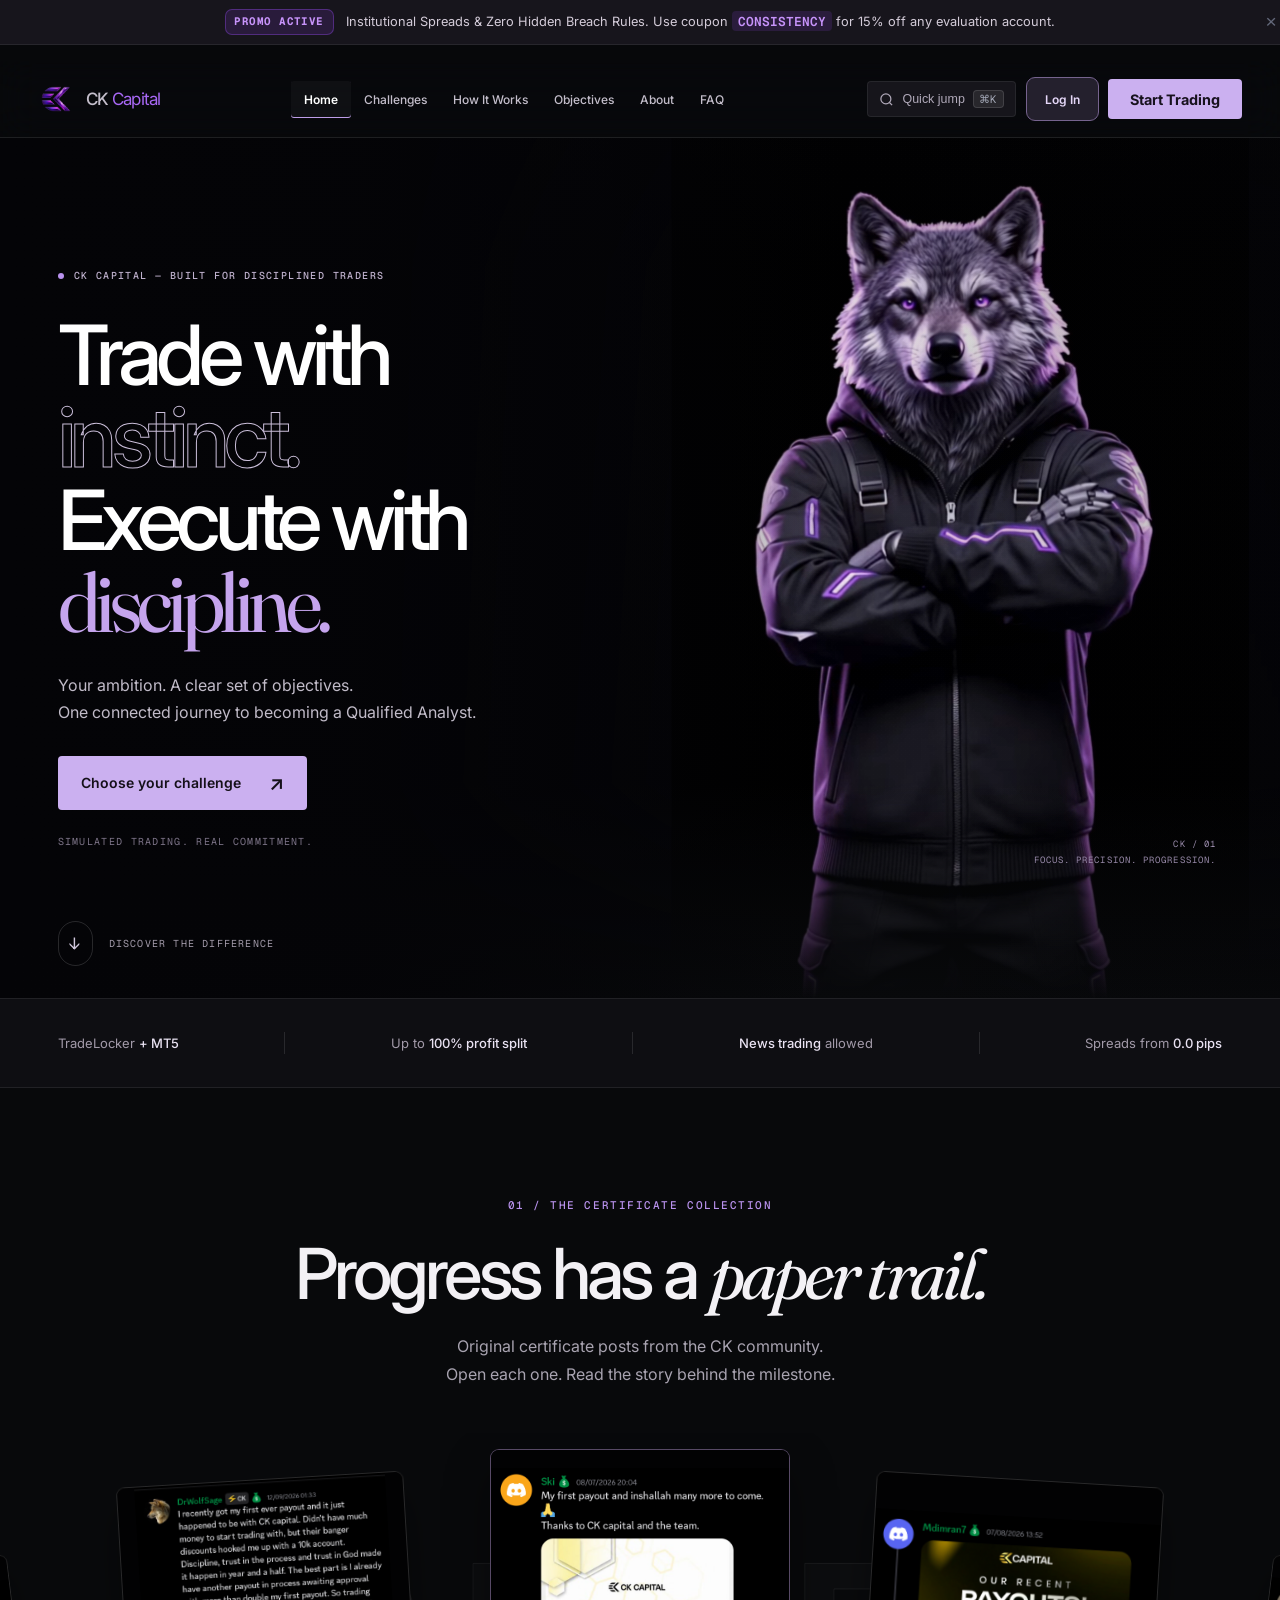
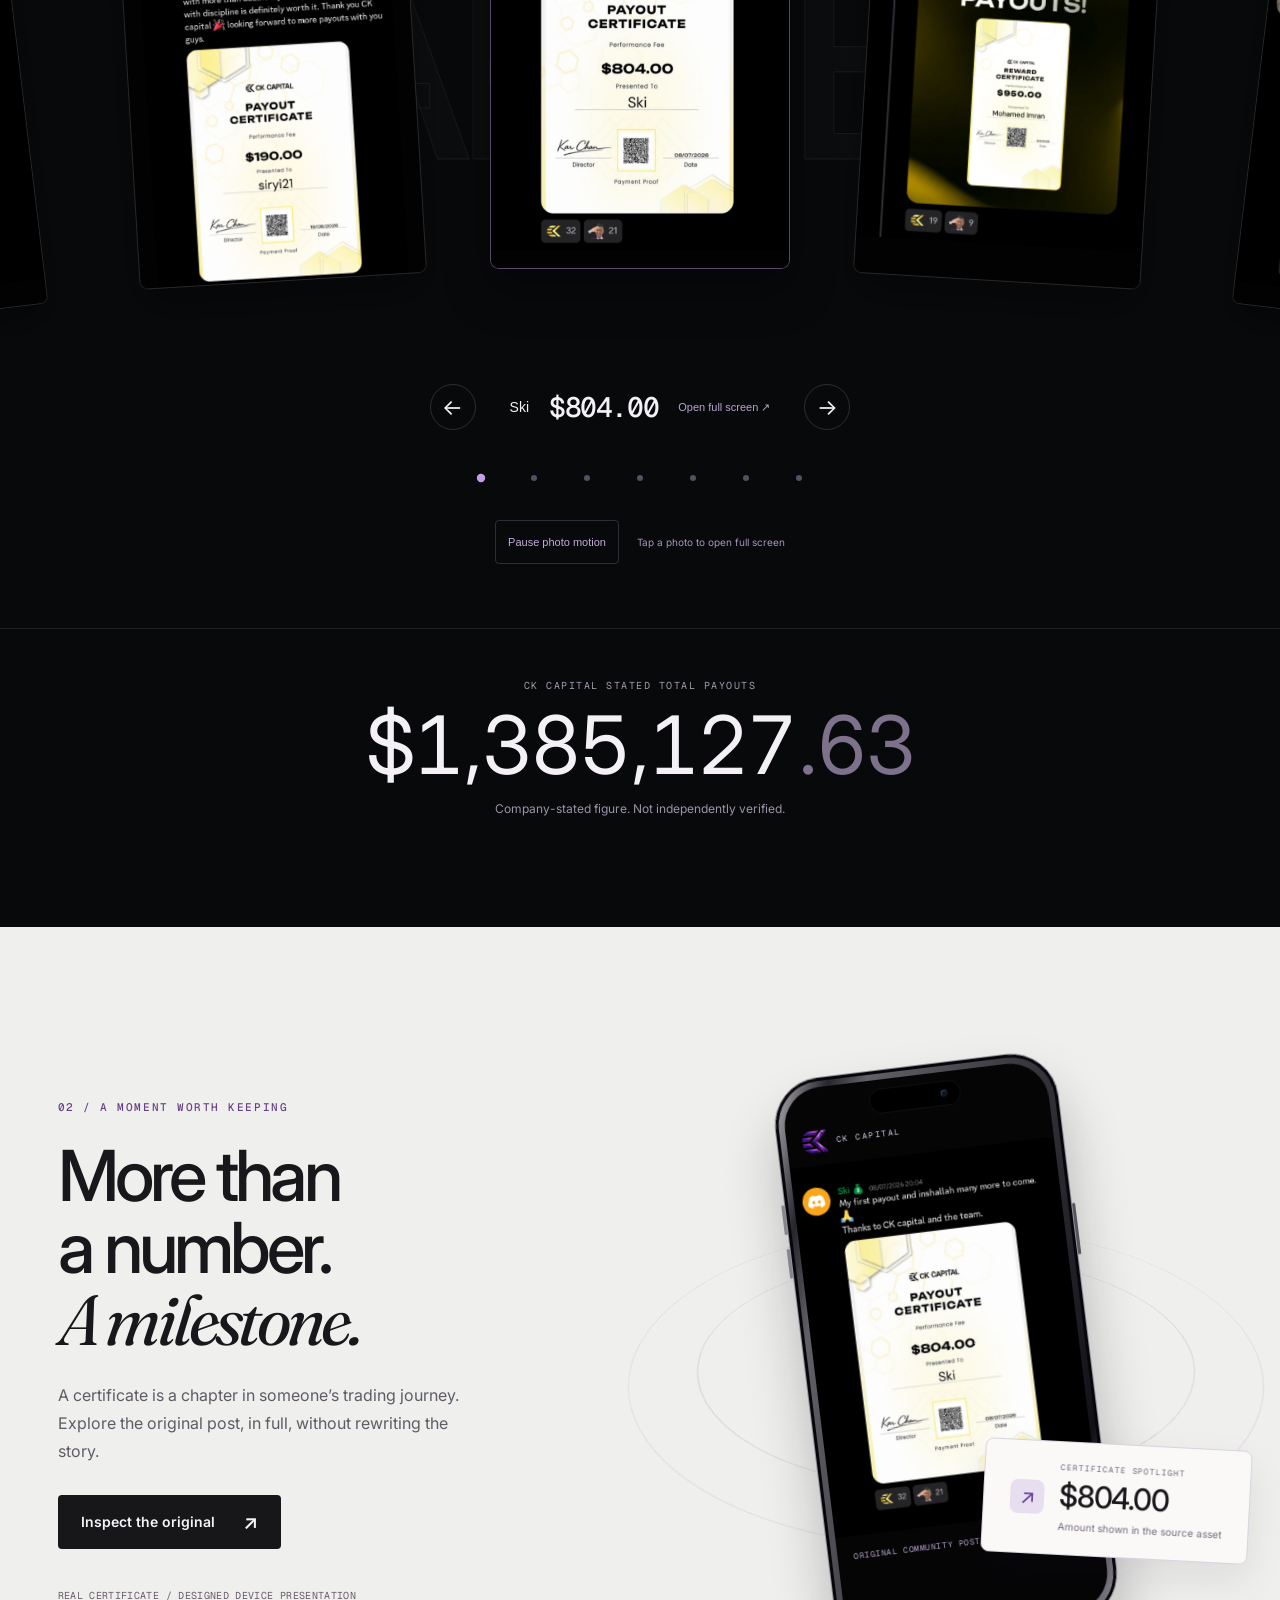
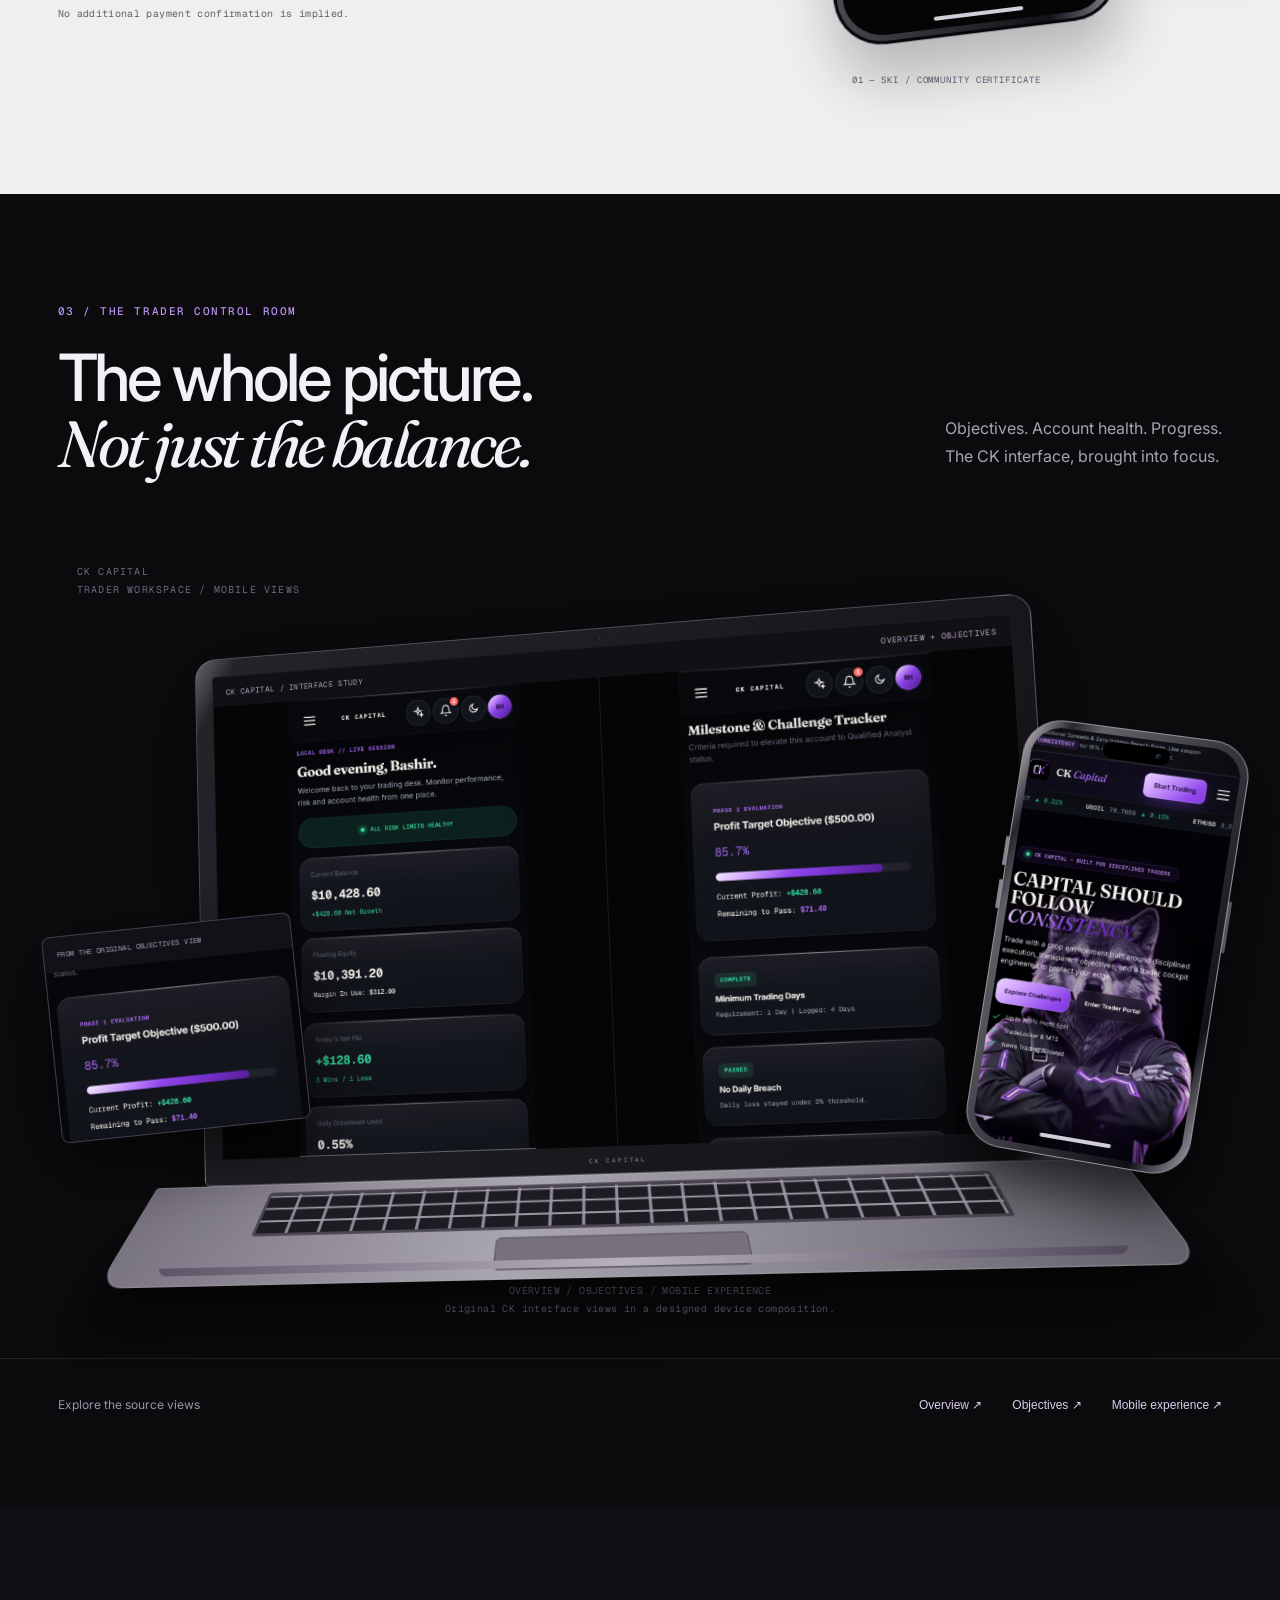
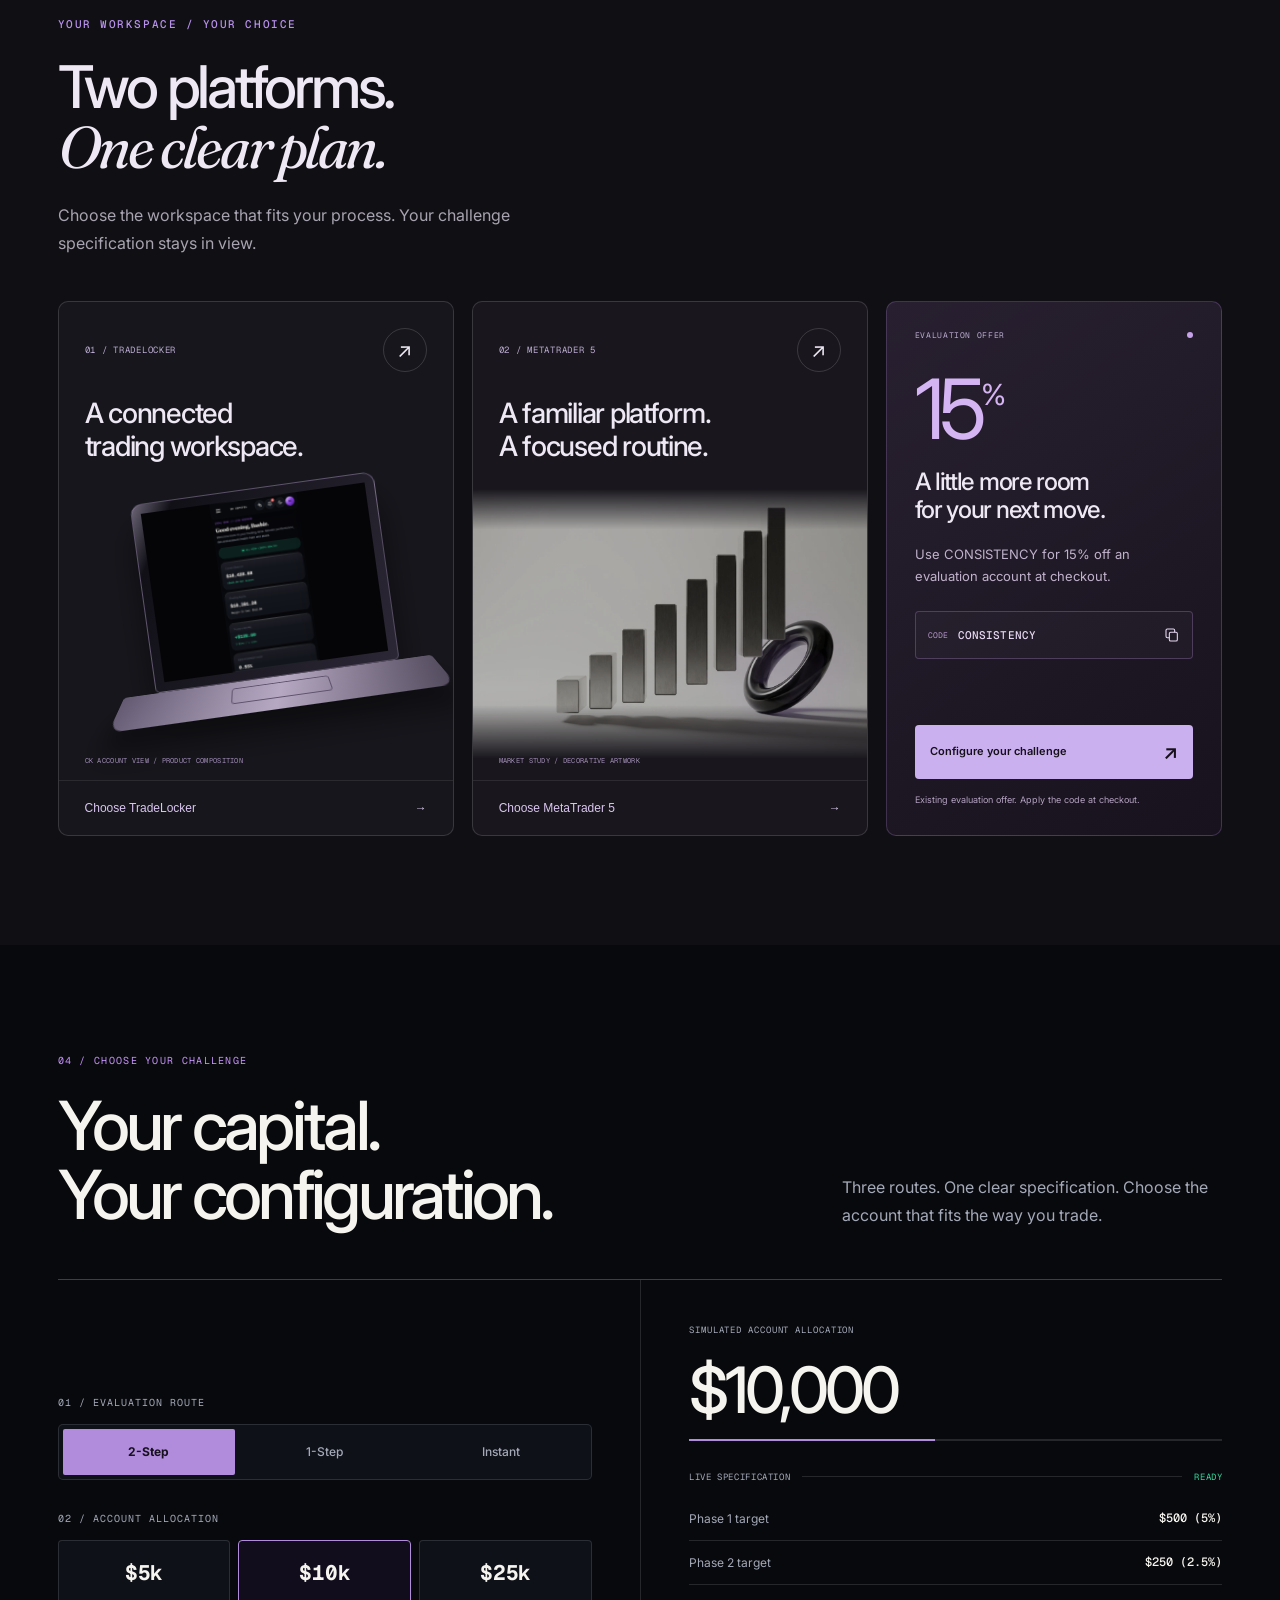
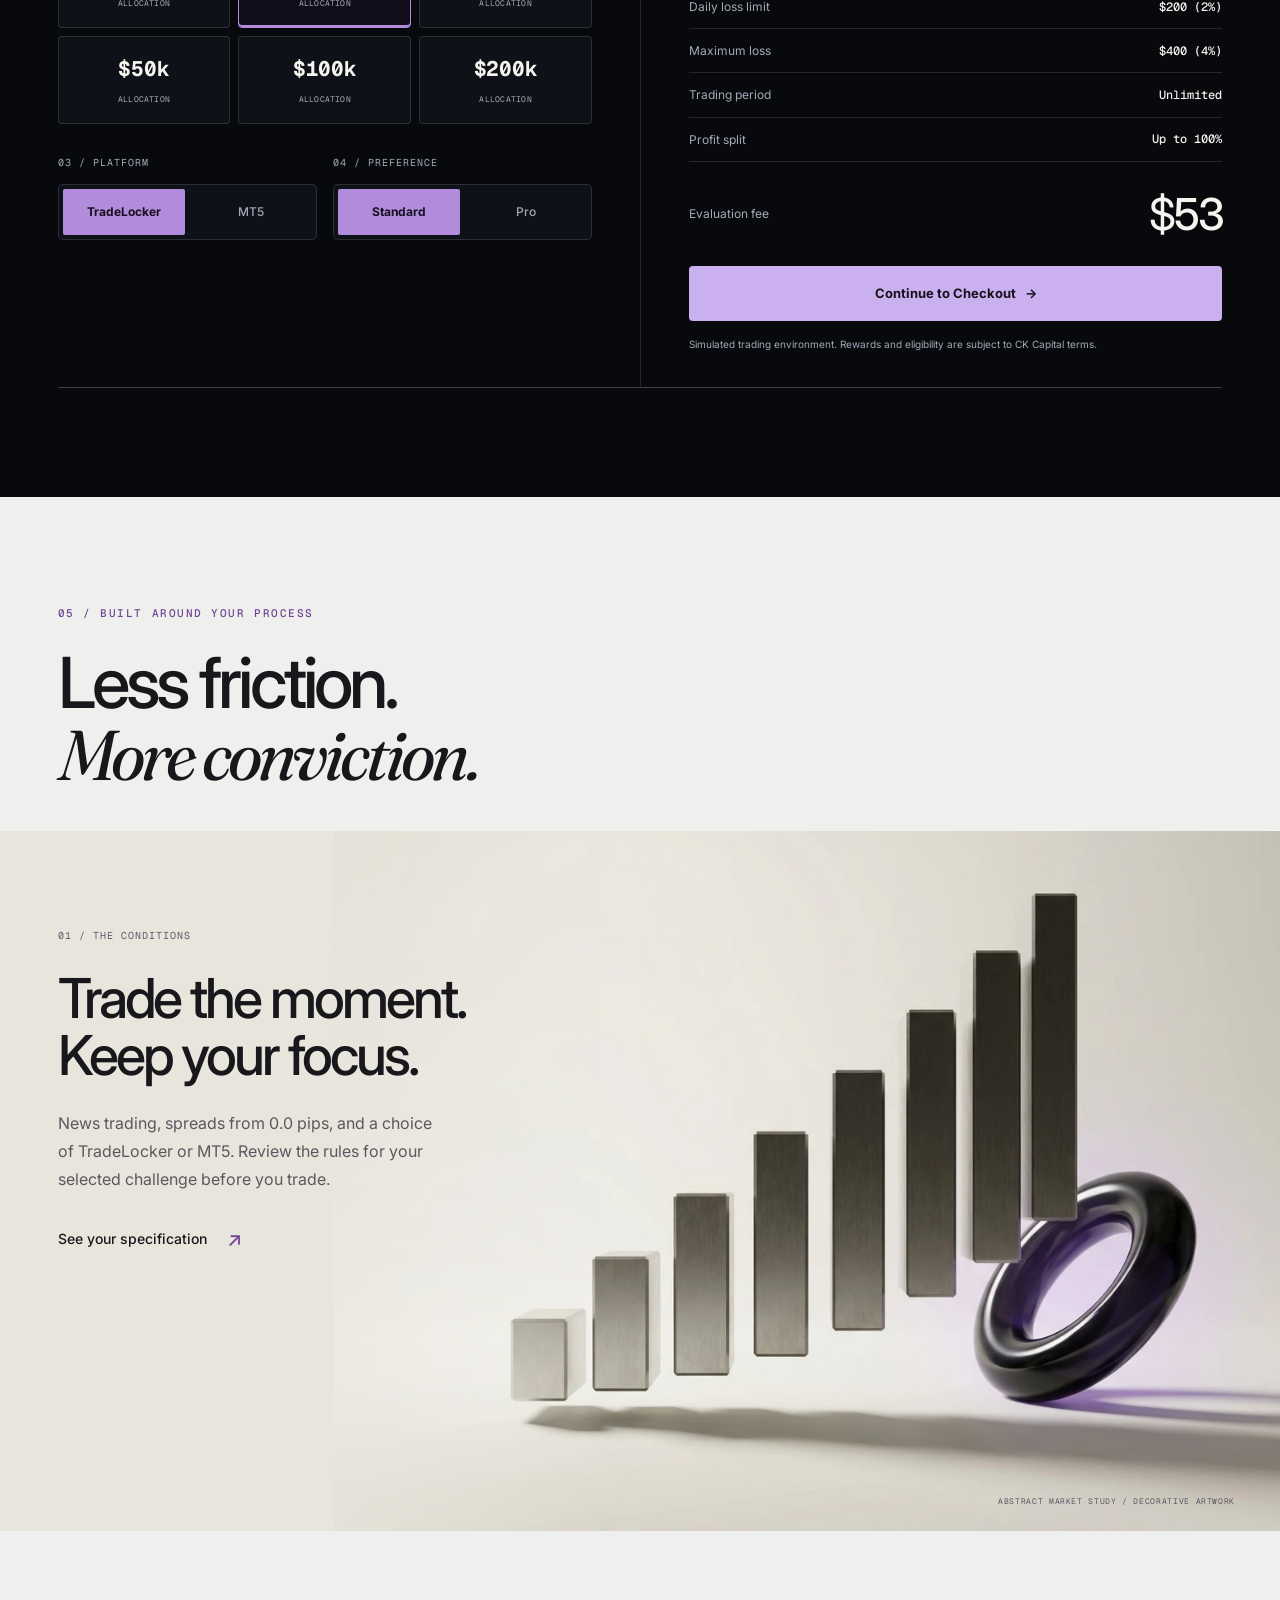
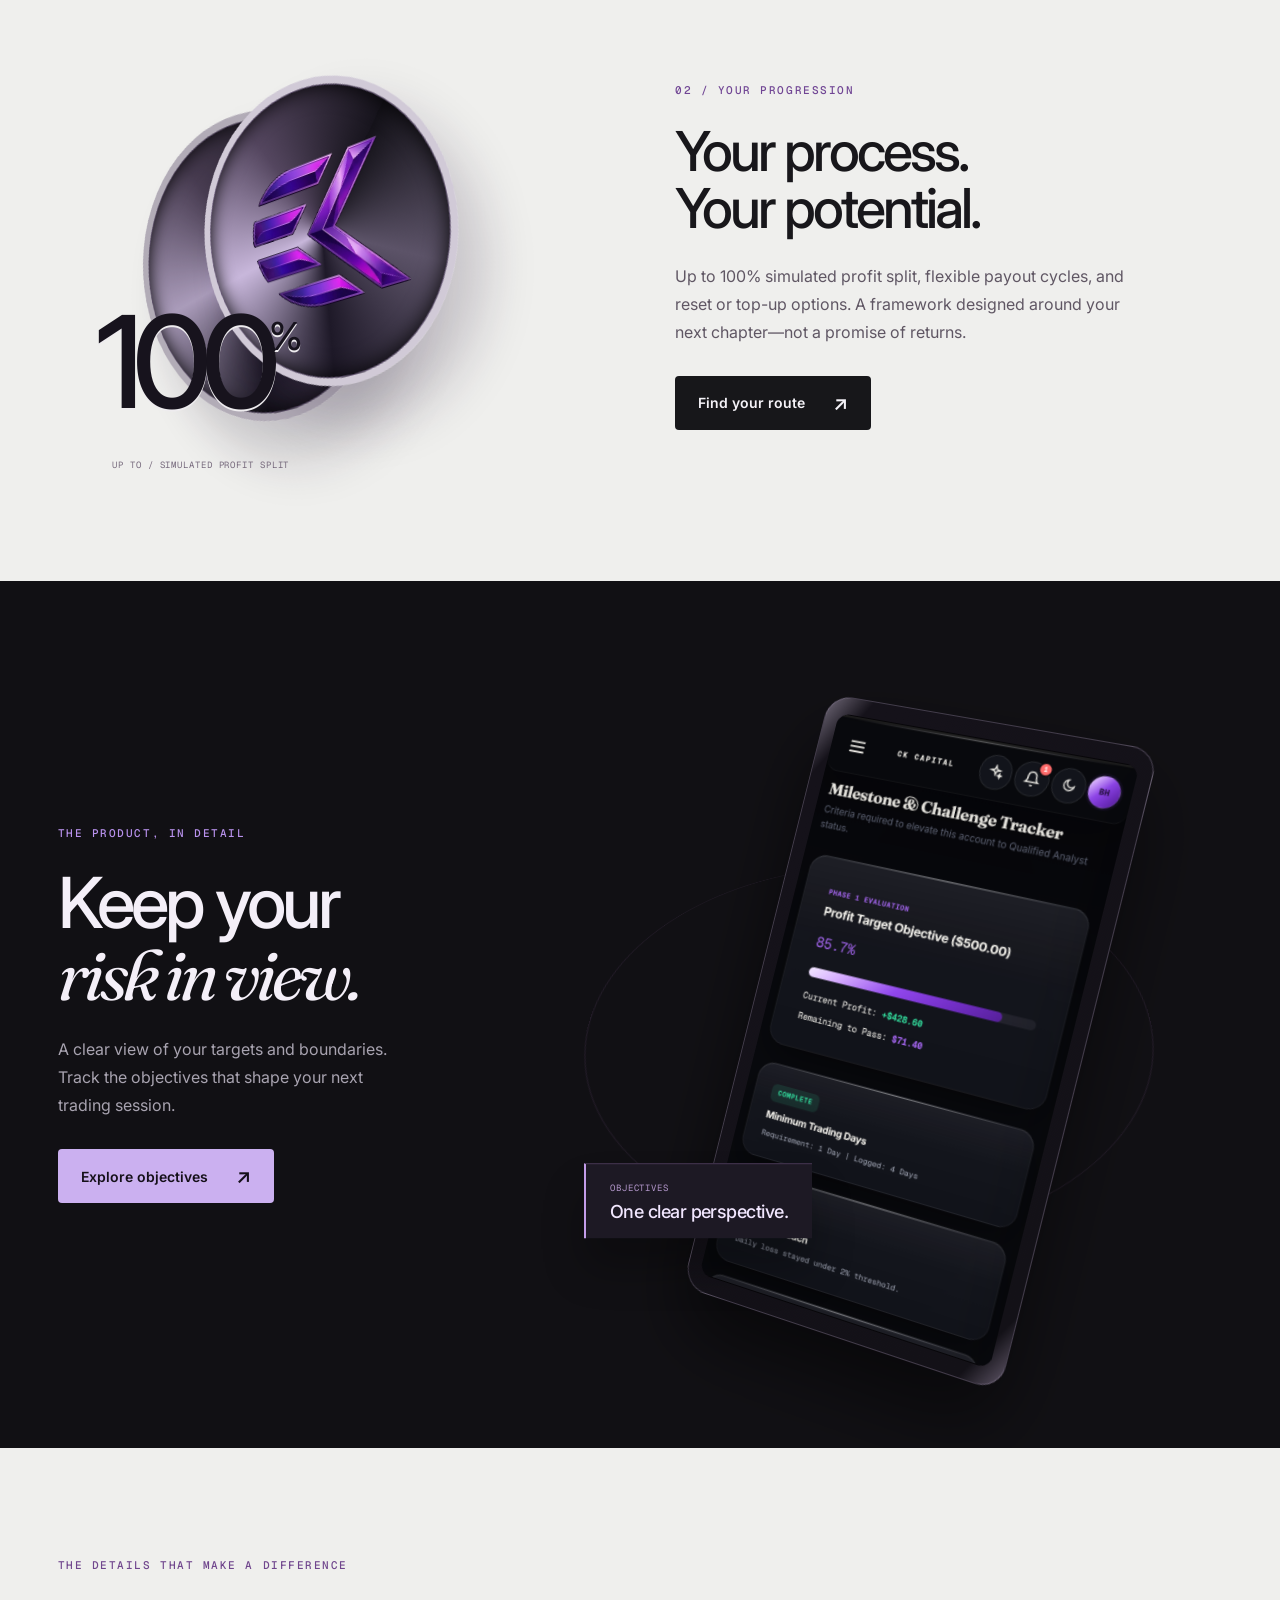
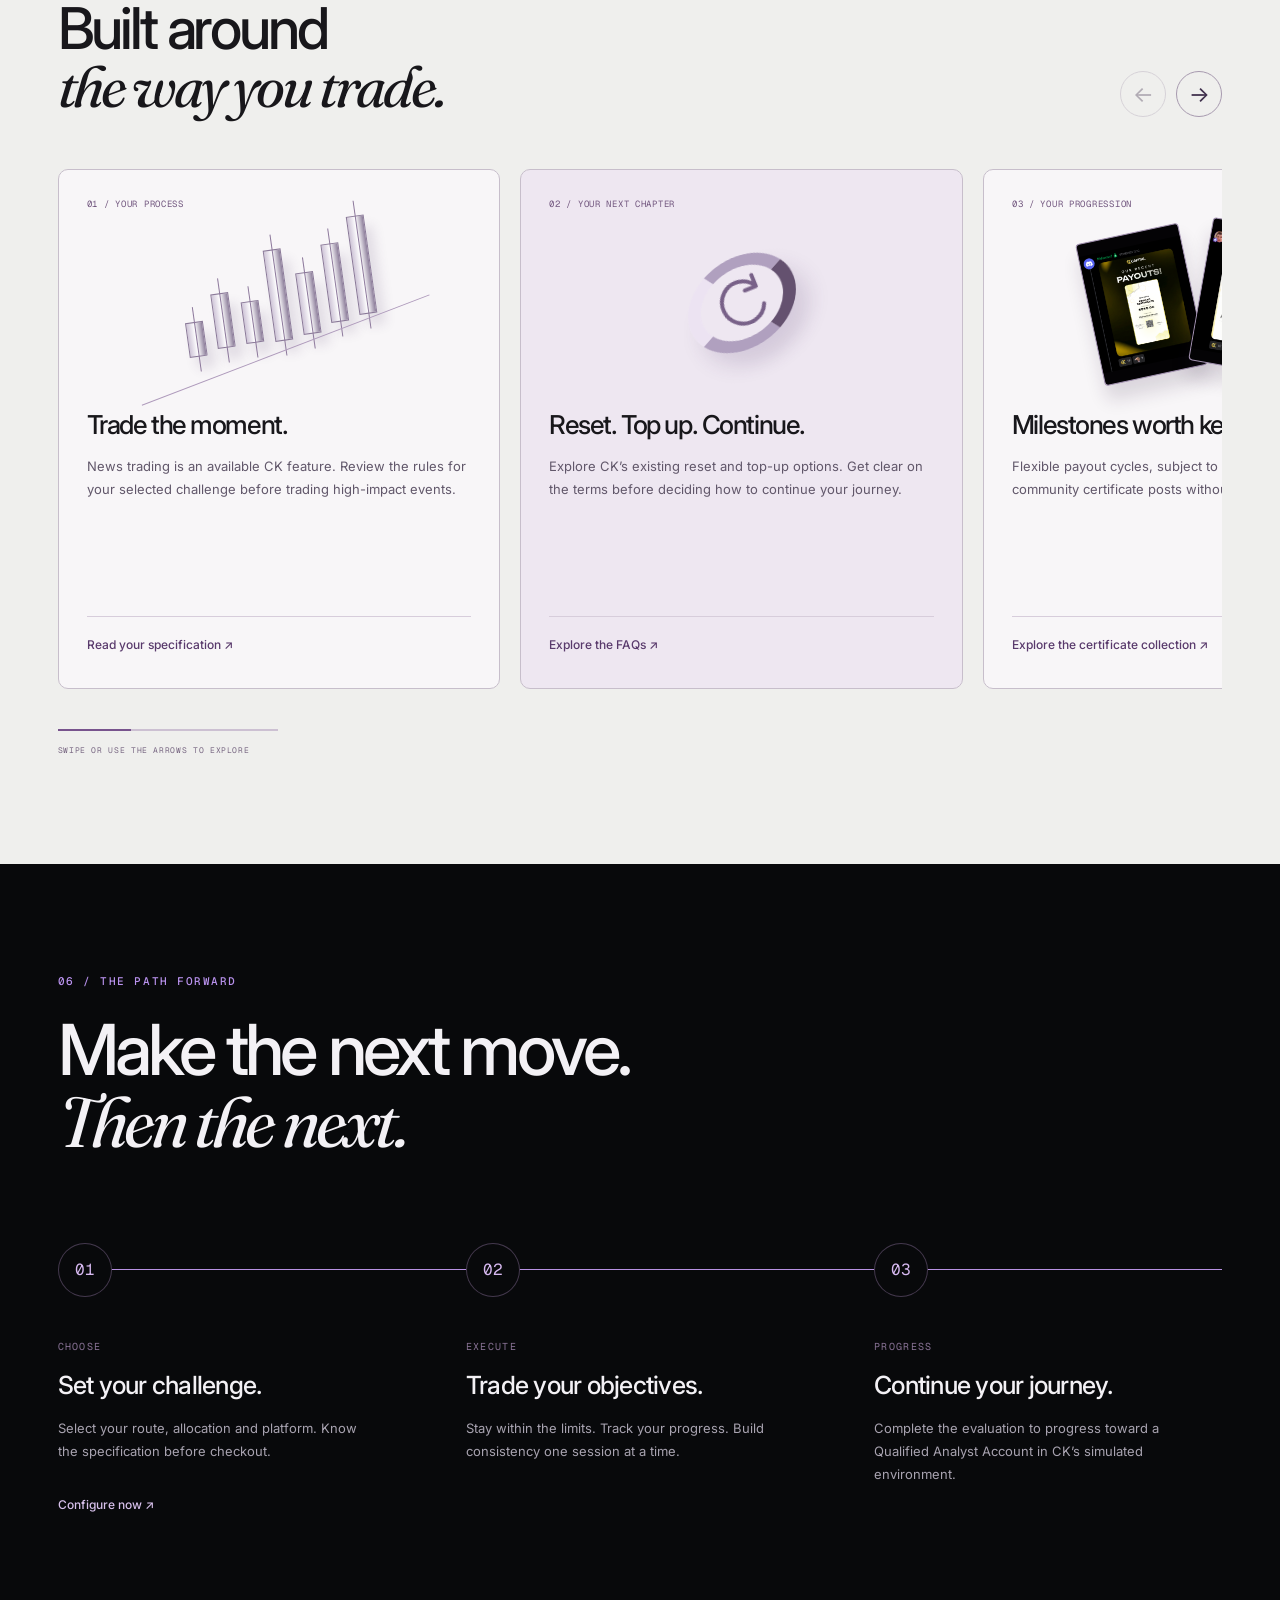
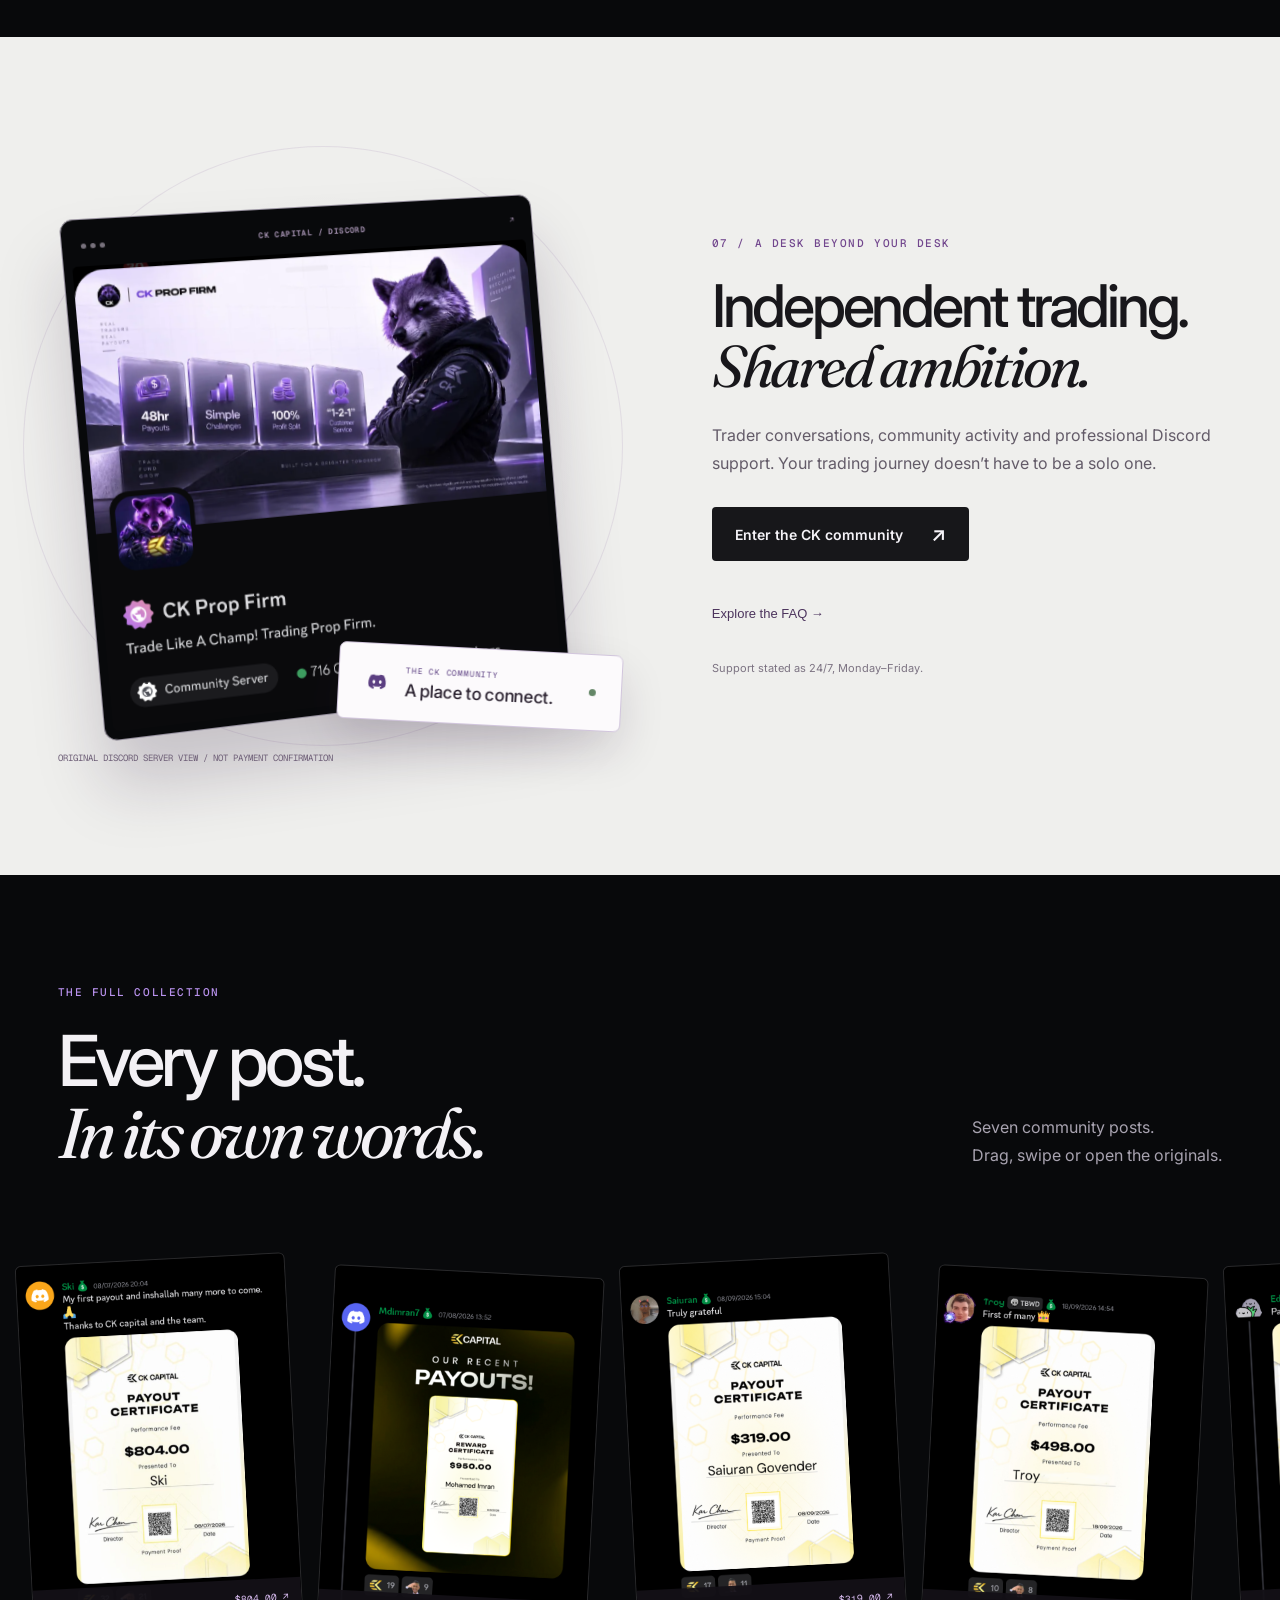
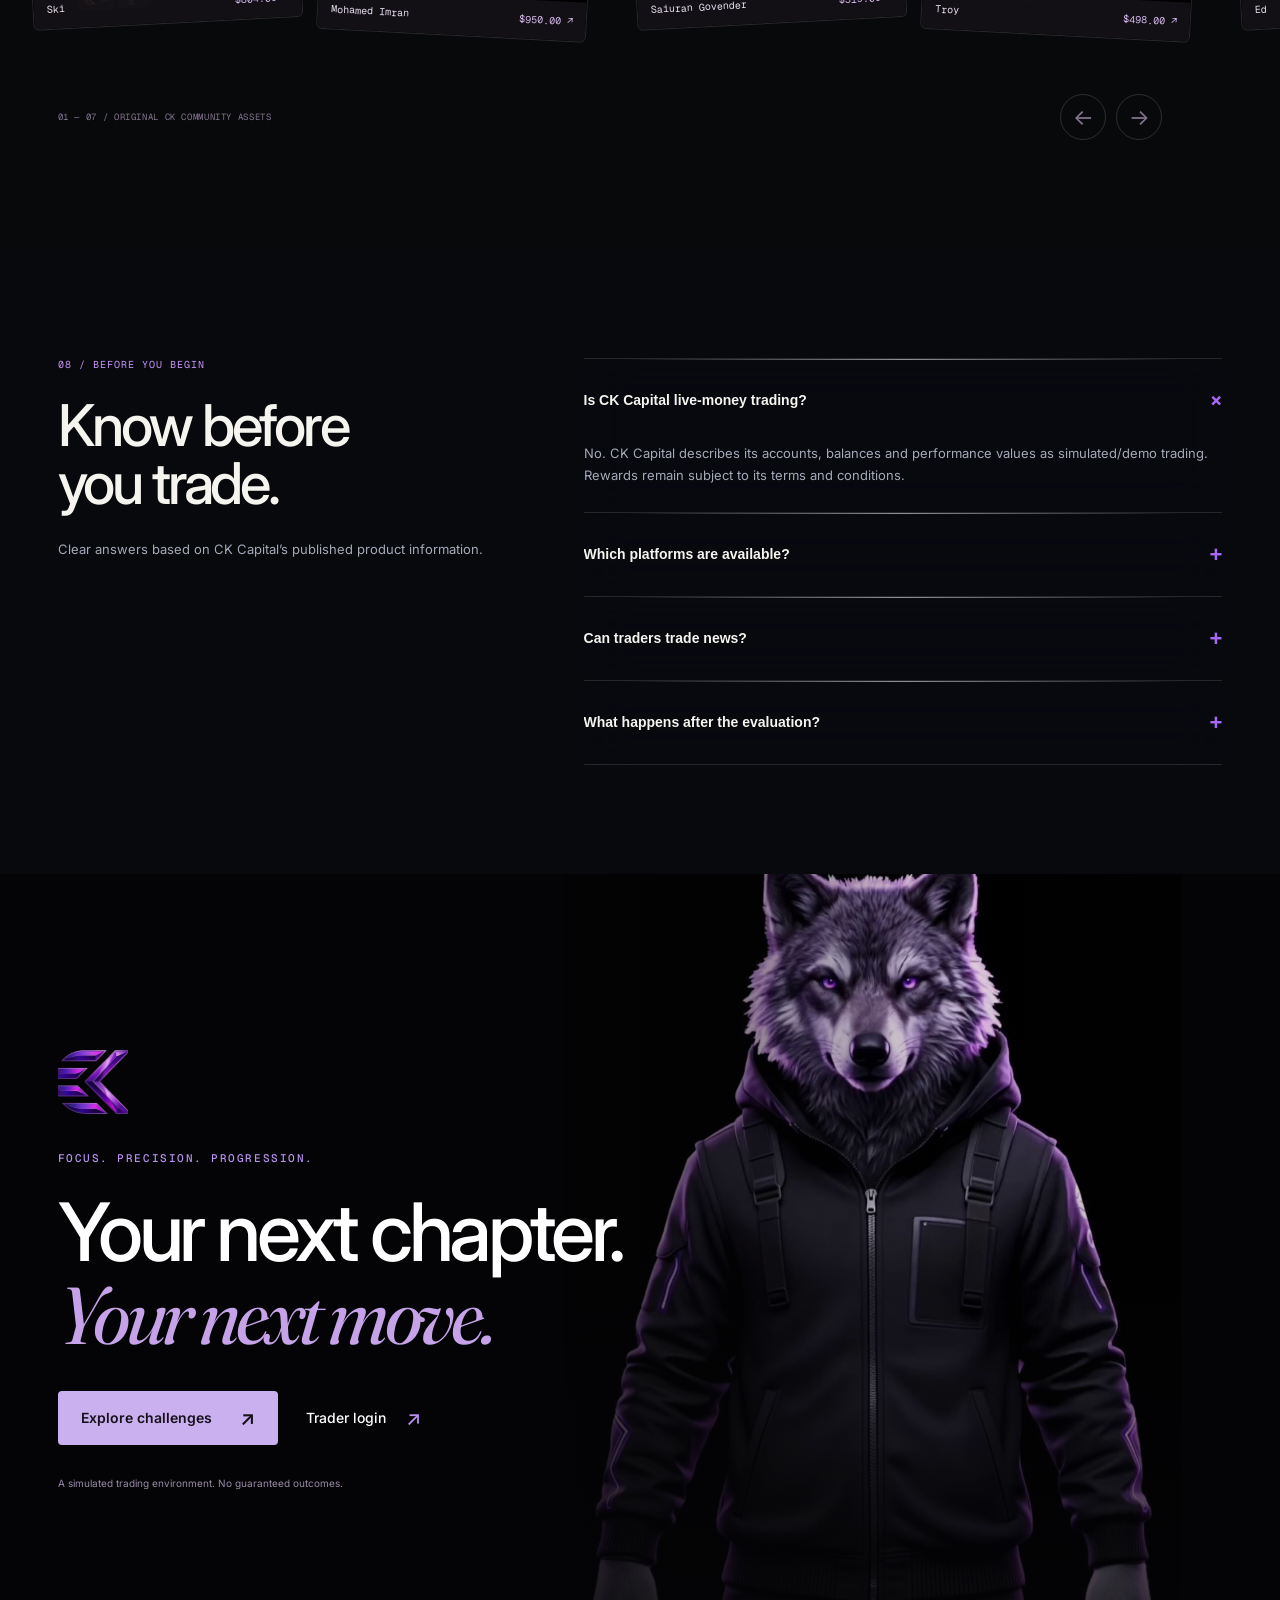
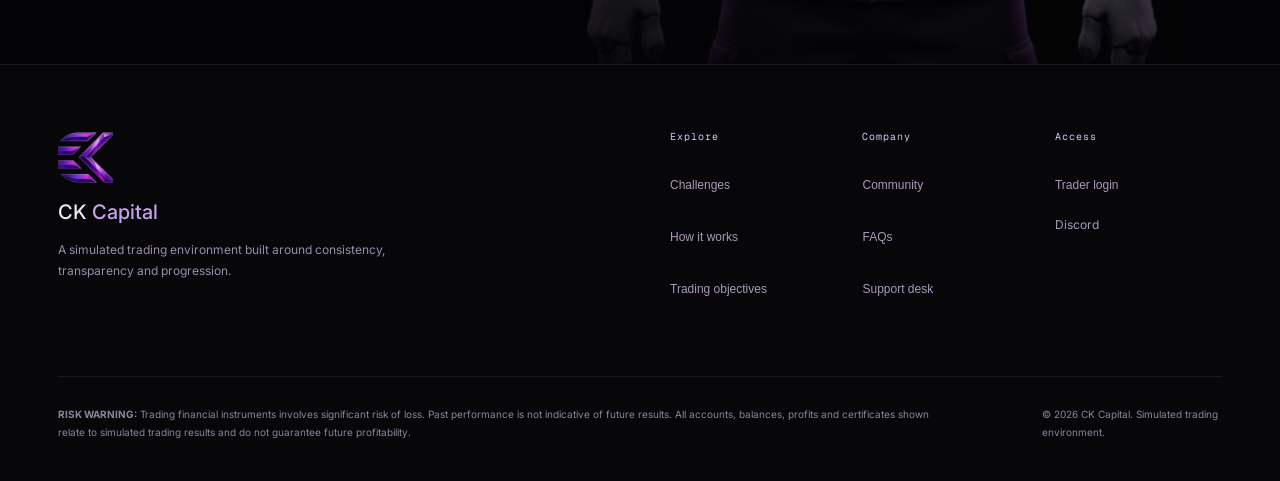
<file: index.html>
<!DOCTYPE html>
<html lang="en">
<head>
  <meta charset="UTF-8" />
  <meta name="viewport" content="width=device-width, initial-scale=1.0" />
  <title>CK Capital | Institutional Prop Trading & Trader Control Room</title>
  <link rel="icon" type="image/x-icon" href="favicon.ico" />
  <link rel="preconnect" href="https://fonts.googleapis.com">
  <link rel="preconnect" href="https://fonts.gstatic.com" crossorigin>
  <link href="https://fonts.googleapis.com/css2?family=Fraunces:ital,opsz,wght@0,9..144,400;0,9..144,500;0,9..144,600;0,9..144,700;1,9..144,500;1,9..144,600&family=Geist+Mono:wght@400;500;600;700&family=Inter:wght@300;400;500;600;700;800&display=swap" rel="stylesheet">
  <link rel="stylesheet" href="styles.css" />
  <link rel="stylesheet" href="responsive.css" />
  <link rel="stylesheet" href="homepage.css" />
  <link rel="stylesheet" href="dashboard.css" />
  <link rel="stylesheet" href="assistant.css" />
  <link rel="stylesheet" href="certificates.css" />
  <link rel="stylesheet" href="public-polish.css" />
</head>
<body data-theme="dark">
  <script>
    (() => {
      try {
        const saved = JSON.parse(localStorage.getItem('CK_CAPITAL_V1_STATE') || 'null');
        const preference = saved?.theme || 'dark';
        const resolved = preference === 'system'
          ? (matchMedia('(prefers-color-scheme: light)').matches ? 'light' : 'dark')
          : (preference === 'light' ? 'light' : 'dark');
        document.body.dataset.theme = resolved;
        document.body.dataset.themePreference = preference;
        document.documentElement.style.colorScheme = resolved;
      } catch (_) {}
    })();
  </script>

<!-- ANIMATED AURORA BACKDROP — sits behind all content, drifts slowly -->
  <div class="aurora-bg" aria-hidden="true">
    <span class="aurora-blob blob-a"></span>
    <span class="aurora-blob blob-b"></span>
    <span class="aurora-blob blob-c"></span>
  </div>

  <!-- NOTIFICATION TOAST WRAPPER -->
  <div id="toast-container" class="toast-container" aria-live="polite"></div>

  <!-- ANNOUNCEMENT / PROMO STRIP -->
  <div class="announcement-bar" id="promo-banner">
    <div class="container announcement-inner">
      <div class="announcement-tag font-mono">PROMO ACTIVE</div>
      <p class="announcement-text">
        Institutional Spreads & Zero Hidden Breach Rules. Use coupon <span class="highlight-code">CONSISTENCY</span> for 15% off any evaluation account.
      </p>
      <button class="announcement-close" id="btn-close-banner" aria-label="Close Announcement">&times;</button>
    </div>
  </div>

  <!-- FLOATING LIQUID GLASS NAVIGATION -->
  <header class="main-header" id="header">
    <div class="container header-container">
      <div class="brand-monogram" data-nav="home">
        <img class="h5-nav-logo" src="assets/real/brand/ck-capital-logo-transparent.webp" alt="CK Capital logo" width="36" height="36" />
        <span class="brand-wordmark">CK <span>Capital</span></span>
      </div>

      <!-- Desktop Navigation -->
      <nav class="nav-links">
        <button class="nav-item active" data-nav="home">Home</button>
        <button class="nav-item" data-nav="challenges">Challenges</button>
        <button class="nav-item" data-nav="how-it-works">How It Works</button>
        <button class="nav-item" data-nav="objectives">Objectives</button>
        <button class="nav-item" data-nav="about">About</button>
        <button class="nav-item" data-nav="faq">FAQ</button>
      </nav>

      <!-- Action Items -->
      <div class="nav-actions">
        <button class="nav-search-trigger" id="btn-open-cmdk" aria-label="Search or jump to">
          <svg width="15" height="15" viewBox="0 0 24 24" fill="none" stroke="currentColor" stroke-width="2"><circle cx="11" cy="11" r="8"/><path d="m21 21-4.3-4.3"/></svg>
          <span>Quick jump</span>
          <kbd>⌘K</kbd>
        </button>
        <button class="btn btn-ghost" id="nav-btn-auth">Log In</button>
        <button class="btn btn-primary" id="nav-btn-portal" data-nav="challenges">Start Trading</button>
        <button class="btn-hamburger" id="btn-hamburger" aria-label="Toggle navigation" aria-controls="mobile-drawer" aria-expanded="false">
          <span></span><span></span><span></span>
        </button>
      </div>
    </div>
  </header>

  <!-- LIVE MARKET TICKER -->
  <div class="ticker-strip" aria-hidden="true">
    <div class="ticker-track" id="ticker-track"></div>
  </div>

  <!-- MOBILE NAVIGATION DRAWER -->
  <div id="public-menu-shade" hidden></div><aside class="mobile-drawer" id="mobile-drawer" aria-hidden="true" role="dialog" aria-modal="true" aria-labelledby="public-menu-title" inert>
<div class="drawer-header"><div class="brand-monogram"><img src="assets/real/brand/ck-capital-logo-transparent.webp" alt="" width="35" height="35"><span class="brand-wordmark">CK <span>Capital</span></span></div><button class="drawer-close" id="btn-close-drawer" aria-label="Close navigation"><svg width="18" height="18" viewBox="0 0 24 24" fill="none" stroke="currentColor" stroke-width="1.8" aria-hidden="true"><path d="m6 6 12 12M18 6 6 18"/></svg></button></div>
<div class="public-menu-body"><div class="public-menu-intro"><small>FIND YOUR WAY</small><h2 id="public-menu-title">Your next chapter.</h2><p>Explore CK. Choose your path.</p></div><nav class="drawer-links" aria-label="Main website navigation"><button class="drawer-link public-menu-card" data-nav="home"><svg width="21" height="21" viewBox="0 0 24 24" fill="none" stroke="currentColor" stroke-width="1.5" aria-hidden="true"><path d="m3 10 9-7 9 7v10H3Z"/><path d="M9 20v-7h6v7"/></svg><span><strong>Home</strong><small>The CK experience</small></span><b aria-hidden="true">↗</b></button><button class="drawer-link public-menu-card" data-nav="challenges"><svg width="21" height="21" viewBox="0 0 24 24" fill="none" stroke="currentColor" stroke-width="1.5" aria-hidden="true"><rect x="4" y="3" width="16" height="18" rx="3"/><path d="m8 9 2 2 5-5M8 16h8"/></svg><span><strong>Challenges</strong><small>Find your route</small></span><b aria-hidden="true">↗</b></button><button class="drawer-link public-menu-card" data-nav="how-it-works"><svg width="21" height="21" viewBox="0 0 24 24" fill="none" stroke="currentColor" stroke-width="1.5" aria-hidden="true"><circle cx="6" cy="6" r="3"/><circle cx="18" cy="18" r="3"/><path d="M9 6h9v9M6 9v9h9"/></svg><span><strong>How it works</strong><small>Your next steps</small></span><b aria-hidden="true">↗</b></button><button class="drawer-link public-menu-card" data-nav="objectives"><svg width="21" height="21" viewBox="0 0 24 24" fill="none" stroke="currentColor" stroke-width="1.5" aria-hidden="true"><circle cx="12" cy="12" r="9"/><circle cx="12" cy="12" r="5"/><circle cx="12" cy="12" r="1"/></svg><span><strong>Objectives</strong><small>Know the framework</small></span><b aria-hidden="true">↗</b></button><button class="drawer-link public-menu-card" data-nav="about"><svg width="21" height="21" viewBox="0 0 24 24" fill="none" stroke="currentColor" stroke-width="1.5" aria-hidden="true"><circle cx="9" cy="8" r="3"/><path d="M3 20v-2a6 6 0 0 1 12 0v2M17 5a3 3 0 0 1 0 6M17 14a5 5 0 0 1 4 5"/></svg><span><strong>Community</strong><small>A desk beyond yours</small></span><b aria-hidden="true">↗</b></button><button class="drawer-link public-menu-card" data-nav="faq"><svg width="21" height="21" viewBox="0 0 24 24" fill="none" stroke="currentColor" stroke-width="1.5" aria-hidden="true"><circle cx="12" cy="12" r="9"/><path d="M9 9a3 3 0 0 1 6 0c0 2-3 2-3 4M12 17h.01"/></svg><span><strong>FAQs</strong><small>Answers, made clear</small></span><b aria-hidden="true">↗</b></button></nav><button class="drawer-link public-menu-search" id="drawer-link-cmdk"><svg width="18" height="18" viewBox="0 0 24 24" fill="none" stroke="currentColor" stroke-width="1.7" aria-hidden="true"><circle cx="10" cy="10" r="6"/><path d="m15 15 5 5"/></svg><span>Search the website</span><kbd>⌘K</kbd></button><section class="public-menu-access"><span>YOUR TRADER WORKSPACE</span><p>Already part of CK? Pick up where you left off.</p><button class="drawer-link" id="mobile-link-auth"><span>Trader login</span><svg width="18" height="18" viewBox="0 0 24 24" fill="none" stroke="currentColor" stroke-width="1.7" aria-hidden="true"><path d="M5 12h14m-6-6 6 6-6 6"/></svg></button><button class="drawer-link" id="mobile-link-register">New here? Create an account</button></section><div class="public-menu-foot"><span>SIMULATED TRADING / CK CAPITAL</span><a href="https://discord.com/invite/hGSVx9CmS2" target="_blank" rel="noopener">Our community ↗</a></div></div></aside>

  <!-- ============================================================ -->
  <!-- VIEW 1: PUBLIC PORTAL (LANDING / HOME / CHALLENGE / CONTENT) -->
  <!-- ============================================================ -->
<main id="public-view" class="view-panel active home-v5">
<section class="hero-section hero-video-section h5-hero" id="hero-sec">
  <div class="hero-video-backdrop" aria-hidden="true"><video id="hero-wolf-video" class="hero-wolf-video" autoplay muted loop playsinline preload="metadata" poster="assets/ck-wolf-poster.jpg"><source src="assets/ck-wolf-hero.webm" type="video/webm"><source src="assets/ck-wolf-hero.mp4" type="video/mp4"></video><div class="hero-video-tint"></div><div class="hero-video-glow"></div></div>
  <div class="container h5-hero-inner"><div class="h5-hero-copy"><div class="h5-eyebrow"><i></i> CK CAPITAL — BUILT FOR DISCIPLINED TRADERS</div><h1><span>Trade with</span><span class="h5-type-outline">instinct.</span><span>Execute with</span><span class="h5-type-accent">discipline.</span></h1><p>Your ambition. A clear set of objectives.<br>One connected journey to becoming a Qualified Analyst.</p><div class="h5-actions"><button class="h5-btn h5-btn-primary" data-scroll="challenge-terminal">Choose your challenge <span>↗</span></button></div><span class="h5-hero-disclosure">SIMULATED TRADING. REAL COMMITMENT.</span></div><div class="h5-hero-coordinate" aria-hidden="true">CK / 01<br>FOCUS. PRECISION. PROGRESSION.</div><button class="h5-explore" data-scroll="payout-proof" aria-label="Explore payout certificates"><span>↓</span> DISCOVER THE DIFFERENCE</button></div>
</section>
<div class="h5-condition-rail"><div class="container"><span>TradeLocker <b>+ MT5</b></span><i></i><span>Up to <b>100% profit split</b></span><i></i><span><b>News trading</b> allowed</span><i></i><span>Spreads from <b>0.0 pips</b></span></div></div>
<section class="h5-proof home-section" id="payout-proof">
<div class="container h5-proof-head" data-home-reveal><div class="h5-eyebrow">01 / THE CERTIFICATE COLLECTION</div><h2>Progress has a <em>paper trail.</em></h2><p>Original certificate posts from the CK community.<br>Open each one. Read the story behind the milestone.</p></div>
<div class="h5-deck-environment"><div class="h5-proof-word" aria-hidden="true">EARNED.</div><div class="h5-deck" id="certificate-deck" role="region" aria-label="Seven payout photos automatically gliding along a curved path" tabindex="0"><button class="h5-certificate" data-deck-index="0" aria-label="Select Ski certificate, $804.00" style="--offset:0"><img src="assets/real/payouts/payout-ski-804.png" alt="Original CK Capital community certificate post: Ski, $804.00" loading="lazy" width="720" height="922"><span>ORIGINAL COMMUNITY POST ↗</span></button>
<button class="h5-certificate" data-deck-index="1" aria-label="Select Mohamed Imran certificate, $950.00" style="--offset:1"><img src="assets/real/payouts/payout-mohamed-imran-950.png" alt="Original CK Capital community certificate post: Mohamed Imran, $950.00" loading="lazy" width="720" height="922"><span>ORIGINAL COMMUNITY POST ↗</span></button>
<button class="h5-certificate" data-deck-index="2" aria-label="Select Saiuran Govender certificate, $319.00" style="--offset:2"><img src="assets/real/payouts/payout-saiuran-govender-319.png" alt="Original CK Capital community certificate post: Saiuran Govender, $319.00" loading="lazy" width="720" height="922"><span>ORIGINAL COMMUNITY POST ↗</span></button>
<button class="h5-certificate" data-deck-index="3" aria-label="Select Troy certificate, $498.00" style="--offset:3"><img src="assets/real/payouts/payout-troy-498.png" alt="Original CK Capital community certificate post: Troy, $498.00" loading="lazy" width="720" height="922"><span>ORIGINAL COMMUNITY POST ↗</span></button>
<button class="h5-certificate" data-deck-index="4" aria-label="Select Ed certificate, $193.00" style="--offset:-3"><img src="assets/real/payouts/payout-ed-193.png" alt="Original CK Capital community certificate post: Ed, $193.00" loading="lazy" width="720" height="922"><span>ORIGINAL COMMUNITY POST ↗</span></button>
<button class="h5-certificate" data-deck-index="5" aria-label="Select Homen certificate, $255.00" style="--offset:-2"><img src="assets/real/payouts/payout-homen-255.png" alt="Original CK Capital community certificate post: Homen, $255.00" loading="lazy" width="720" height="922"><span>ORIGINAL COMMUNITY POST ↗</span></button>
<button class="h5-certificate" data-deck-index="6" aria-label="Select Siryi21 certificate, $190.00" style="--offset:-1"><img src="assets/real/payouts/payout-siryi21-190.png" alt="Original CK Capital community certificate post: Siryi21, $190.00" loading="lazy" width="720" height="922"><span>ORIGINAL COMMUNITY POST ↗</span></button></div></div>
<div class="container h5-deck-toolbar"><button class="h5-round-btn" id="proof-prev" aria-label="Previous certificate">←</button><button class="h5-proof-current" id="featured-proof-card" data-proof-open="0"><span id="featured-proof-name">Ski</span><strong id="featured-proof-amount">$804.00</strong><small>Open full screen ↗</small></button><button class="h5-round-btn" id="proof-next" aria-label="Next certificate">→</button></div><div class="h5-deck-dots" aria-label="Select certificate"><button data-proof-index="0" aria-label="Certificate 1: Ski" aria-pressed="true"></button><button data-proof-index="1" aria-label="Certificate 2: Mohamed Imran" aria-pressed="false"></button><button data-proof-index="2" aria-label="Certificate 3: Saiuran Govender" aria-pressed="false"></button><button data-proof-index="3" aria-label="Certificate 4: Troy" aria-pressed="false"></button><button data-proof-index="4" aria-label="Certificate 5: Ed" aria-pressed="false"></button><button data-proof-index="5" aria-label="Certificate 6: Homen" aria-pressed="false"></button><button data-proof-index="6" aria-label="Certificate 7: Siryi21" aria-pressed="false"></button></div>
<div class="h6-slideshow-control"><button id="proof-autoplay-toggle" type="button" aria-pressed="true">Pause certificate slideshow</button><span class="h9-motion-hint">Tap a photo to open full screen</span></div>
<div class="container h5-stated-total"><span>CK CAPITAL STATED TOTAL PAYOUTS</span><strong>$1,385,127<span>.63</span></strong><small>Company-stated figure. Not independently verified.</small></div>
</section>
<section class="h5-payout-moment home-section" id="payout-moment"><div class="container h5-moment-grid"><div class="h5-moment-copy" data-home-reveal><div class="h5-eyebrow">02 / A MOMENT WORTH KEEPING</div><h2>More than a number.<br><em>A milestone.</em></h2><p>A certificate is a chapter in someone’s trading journey. Explore the original post, in full, without rewriting the story.</p><button class="h5-btn h5-btn-dark" data-proof-open="0">Inspect the original <span>↗</span></button><div class="h5-source-note">REAL CERTIFICATE / DESIGNED DEVICE PRESENTATION<br>No additional payment confirmation is implied.</div></div>
<div class="h5-payout-scene" data-depth-scene><div class="h5-orbital-ring ring-one" aria-hidden="true"></div><div class="h5-orbital-ring ring-two" aria-hidden="true"></div><div class="h5-payout-phone h5-phone" data-depth="0.7"><div class="h5-phone-island" aria-hidden="true"></div><div class="h5-phone-screen"><div class="h5-phone-brand"><img src="assets/real/brand/ck-capital-logo-transparent.webp" alt="">CK CAPITAL</div><img class="h5-source-image" src="assets/real/payouts/payout-ski-804.png" alt="Ski’s original $804 CK Capital certificate post" loading="lazy"><div class="h5-phone-bottom">ORIGINAL COMMUNITY POST <span>↗</span></div></div><i class="h5-home-indicator" aria-hidden="true"></i></div><div class="h5-certificate-note" data-depth="1.1"><span class="h5-note-icon">↗</span><div><small>CERTIFICATE SPOTLIGHT</small><strong>$804.00</strong><span>Amount shown in the source asset</span></div></div><div class="h5-scene-caption">01 — SKI / COMMUNITY CERTIFICATE</div></div></div></section>
<section class="h5-product home-section" id="objectives-sec"><div class="container h5-product-intro" data-home-reveal><div><div class="h5-eyebrow">03 / THE TRADER CONTROL ROOM</div><h2>The whole picture.<br><em>Not just the balance.</em></h2></div><p>Objectives. Account health. Progress.<br>The CK interface, brought into focus.</p></div>
<div class="container h5-product-scene" data-depth-scene><div class="h5-product-grid" aria-hidden="true"></div><div class="h5-environment-label">CK CAPITAL<br>TRADER WORKSPACE / MOBILE VIEWS</div><div class="h5-laptop" data-depth="0.4"><div class="h5-laptop-lid"><div class="h5-laptop-camera" aria-hidden="true"></div><div class="h5-laptop-screen"><div class="h5-workspace-bar"><span>CK CAPITAL / INTERFACE STUDY</span><span>OVERVIEW + OBJECTIVES</span></div><div class="h5-dual-screen"><button data-product-open="0" aria-label="Expand dashboard overview"><img src="assets/real/product/dashboard-overview-mobile.png" alt="Original CK Capital mobile dashboard overview" loading="lazy"></button><button data-product-open="1" aria-label="Expand dashboard objectives"><img src="assets/real/product/dashboard-objectives-mobile.png" alt="Original CK Capital mobile objectives tracker" loading="lazy"></button></div></div><span class="h5-laptop-label">CK CAPITAL</span></div><div class="h5-laptop-base" aria-hidden="true"><div class="h5-keyboard"></div><div class="h5-trackpad"></div></div><div class="h5-laptop-edge" aria-hidden="true"></div></div>
<div class="h5-product-phone h5-phone" data-depth="0.9"><div class="h5-phone-island" aria-hidden="true"></div><button class="h5-phone-screen" data-product-open="2" aria-label="Expand CK homepage mobile reference"><img class="h5-source-image" src="assets/real/product/homepage-wolf-mobile-reference.png" alt="Original CK Capital mobile homepage reference" loading="lazy"></button><i class="h5-home-indicator" aria-hidden="true"></i></div><div class="h5-interface-fragment" data-depth="1.2"><span>FROM THE ORIGINAL OBJECTIVES VIEW</span><div><img src="assets/real/product/dashboard-objectives-mobile.png" alt="Detail of the supplied objectives screenshot" loading="lazy"></div></div><span class="h5-product-floor-label">OVERVIEW / OBJECTIVES / MOBILE EXPERIENCE<br>Original CK interface views in a designed device composition.</span></div>
<div class="container h5-product-control"><span>Explore the source views</span><div><button data-product-open="0">Overview ↗</button><button data-product-open="1">Objectives ↗</button><button data-product-open="2">Mobile experience ↗</button></div></div></section>
<section class="h6-platforms home-section" id="platform-choice"><div class="container"><div class="h6-platform-head" data-home-reveal><div class="h5-eyebrow">YOUR WORKSPACE / YOUR CHOICE</div><h2>Two platforms.<br><em>One clear plan.</em></h2><p>Choose the workspace that fits your process. Your challenge specification stays in view.</p></div><div class="h6-platform-grid">
<article class="h6-platform-card" data-home-reveal><div class="h6-card-head"><span>01 / TRADELOCKER</span><button class="h5-round-btn" data-use-platform="TradeLocker" aria-label="Choose TradeLocker">↗</button></div><h3>A connected<br>trading workspace.</h3><div class="h6-mini-laptop" aria-hidden="true"><div><img src="assets/real/product/dashboard-overview-mobile.png" alt="" loading="lazy"></div><i></i></div><span class="h6-card-caption">CK ACCOUNT VIEW / PRODUCT COMPOSITION</span><button class="h6-card-link" data-use-platform="TradeLocker">Choose TradeLocker <span>→</span></button></article>
<article class="h6-platform-card h6-platform-mt5" data-home-reveal><div class="h6-card-head"><span>02 / METATRADER 5</span><button class="h5-round-btn" data-use-platform="MT5" aria-label="Choose MetaTrader 5">↗</button></div><h3>A familiar platform.<br>A focused routine.</h3><div class="h6-market-object"><img src="assets/design/market-sculpture.webp" alt="Abstract market sculpture; decorative artwork, not performance data" loading="lazy"></div><span class="h6-card-caption">MARKET STUDY / DECORATIVE ARTWORK</span><button class="h6-card-link" data-use-platform="MT5">Choose MetaTrader 5 <span>→</span></button></article>
<aside class="h6-offer-card" data-home-reveal><div class="h6-card-head"><span>EVALUATION OFFER</span><i aria-hidden="true"></i></div><strong>15<sup>%</sup></strong><h3>A little more room<br>for your next move.</h3><p>Use CONSISTENCY for 15% off an evaluation account at checkout.</p><button class="h6-copy-code" id="copy-home-offer" aria-label="Copy CONSISTENCY coupon"><span>CODE</span><b>CONSISTENCY</b><i aria-hidden="true"><svg width="16" height="16" viewBox="0 0 24 24" fill="none" stroke="currentColor" stroke-width="1.6"><rect x="8" y="8" width="12" height="13" rx="2"/><path d="M16 8V5a2 2 0 0 0-2-2H5a2 2 0 0 0-2 2v9a2 2 0 0 0 2 2h3"/></svg></i></button><span class="h6-copy-status" id="home-offer-status" role="status"></span><button class="h5-btn h5-btn-primary" data-scroll="challenge-terminal">Configure your challenge <span>↗</span></button><small>Existing evaluation offer. Apply the code at checkout.</small></aside>
</div></div></section>
<section class="cfg-configurator home-section" id="challenge-terminal">
<div class="container">
<div class="cfg-config-head reveal-up">
<div><div class="cfg-section-label">04 / CHOOSE YOUR CHALLENGE</div><h2>Your capital.<br/>Your configuration.</h2></div>
<p>Three routes. One clear specification. Choose the account that fits the way you trade.</p>
</div>
<div class="cfg-terminal-shell reveal-up">
<div class="cfg-terminal-controls">
<div class="cfg-control-block">
<label class="ctrl-label">01 / Evaluation route</label>
<div class="pill-selector cfg-segmented" id="model-selector">
<button class="pill-btn active" data-model="2step">2-Step</button>
<button class="pill-btn" data-model="1step">1-Step</button>
<button class="pill-btn" data-model="instant">Instant</button>
</div>
</div>
<div class="cfg-control-block">
<label class="ctrl-label">02 / Account allocation</label>
<div class="sizes-scroll-grid cfg-size-grid" id="sizes-container"></div>
</div>
<div class="cfg-control-pair">
<div class="cfg-control-block">
<label class="ctrl-label">03 / Platform</label>
<div class="pill-selector cfg-segmented" id="platform-selector">
<button class="pill-btn active" data-platform="TradeLocker">TradeLocker</button>
<button class="pill-btn" data-platform="MT5">MT5</button>
</div>
</div>
<div class="cfg-control-block">
<label class="ctrl-label">04 / Preference</label>
<div class="pill-selector cfg-segmented" id="preference-selector">
<button class="pill-btn active" data-pref="Standard">Standard</button>
<button class="pill-btn" data-pref="Pro">Pro</button>
</div>
</div>
</div>
</div>
<aside class="cfg-terminal-output">
<div class="cfg-allocation"><span>SIMULATED ACCOUNT ALLOCATION</span><strong id="allocation-display">$10,000</strong><div class="cfg-allocation-line" aria-hidden="true"><i></i></div></div><div class="cfg-output-head"><span>LIVE SPECIFICATION</span><i></i><b>READY</b></div>
<div class="cfg-spec-list">
<div><span>Phase 1 target</span><strong id="spec-target1">$500 (5%)</strong></div>
<div id="spec-target2-wrap"><span>Phase 2 target</span><strong id="spec-target2">$250 (2.5%)</strong></div>
<div><span>Daily loss limit</span><strong id="spec-daily">$200 (2%)</strong></div>
<div><span>Maximum loss</span><strong id="spec-maxloss">$400 (4%)</strong></div>
<div><span>Trading period</span><strong id="spec-period">Unlimited</strong></div>
<div><span>Profit split</span><strong>Up to 100%</strong></div>
</div>
<div class="cfg-price-lockup"><span>Evaluation fee</span><strong>$<b id="spec-price">53</b></strong></div>
<button class="btn btn-primary btn-large btn-block" id="btn-terminal-checkout">Continue to Checkout <span>→</span></button>
<small>Simulated trading environment. Rewards and eligibility are subject to CK Capital terms.</small>
</aside>
</div>
</div>
</section>
<section class="h5-editorial home-section" id="why-ck"><div class="container h5-editorial-heading" data-home-reveal><div class="h5-eyebrow">05 / BUILT AROUND YOUR PROCESS</div><h2>Less friction.<br><em>More conviction.</em></h2></div><div class="h5-sculpture-composition"><img src="assets/design/market-sculpture.webp" alt="Decorative titanium market-inspired sculpture; not trading performance data" loading="lazy" width="1264" height="848"><div class="container h5-sculpture-copy" data-home-reveal><span>01 / THE CONDITIONS</span><h3>Trade the moment.<br>Keep your focus.</h3><p>News trading, spreads from 0.0 pips, and a choice of TradeLocker or MT5. Review the rules for your selected challenge before you trade.</p><button class="h5-text-btn" data-scroll="challenge-terminal">See your specification <span>↗</span></button></div><span class="h5-artwork-label">ABSTRACT MARKET STUDY / DECORATIVE ARTWORK</span></div>
<div class="container h5-editorial-row"><div class="h5-profit-sculpture" aria-hidden="true"><div class="h5-metal-disc disc-back"></div><div class="h5-metal-disc disc-front"><img src="assets/real/brand/ck-capital-logo-transparent.webp" alt="CK Capital logo"></div><div class="h5-profit-type">100<sup>%</sup></div><span class="h5-visual-caption">UP TO / SIMULATED PROFIT SPLIT</span></div><div class="h5-editorial-copy" data-home-reveal><div class="h5-eyebrow">02 / YOUR PROGRESSION</div><h3>Your process.<br>Your potential.</h3><p>Up to 100% simulated profit split, flexible payout cycles, and reset or top-up options. A framework designed around your next chapter—not a promise of returns.</p><button class="h5-btn h5-btn-dark" data-scroll="challenge-terminal">Find your route <span>↗</span></button></div></div></section>
<section class="h5-risk-story home-section"><div class="container h5-risk-grid"><div data-home-reveal><div class="h5-eyebrow">THE PRODUCT, IN DETAIL</div><h2>Keep your<br><em>risk in view.</em></h2><p>A clear view of your targets and boundaries. Track the objectives that shape your next trading session.</p><button class="h5-btn h5-btn-primary" data-product-open="1">Explore objectives <span>↗</span></button></div><div class="h5-tablet-scene" data-depth-scene><div class="h5-outline-orbit" aria-hidden="true"></div><div class="h5-tablet" data-depth="0.8"><button data-product-open="1" aria-label="View original objectives interface"><img src="assets/real/product/dashboard-objectives-mobile.png" alt="CK Capital objectives mobile interface" loading="lazy"></button></div><div class="h5-tablet-tag" data-depth="1.1">OBJECTIVES<br><b>One clear perspective.</b></div></div></div></section>
<section class="h6-benefits home-section" id="operating-principles"><div class="container h6-benefit-head" data-home-reveal><div><div class="h5-eyebrow">THE DETAILS THAT MAKE A DIFFERENCE</div><h2>Built around<br><em>the way you trade.</em></h2></div><div class="h6-benefit-controls"><button class="h5-round-btn" data-feature-step="-1" aria-label="Previous feature card">←</button><button class="h5-round-btn" data-feature-step="1" aria-label="Next feature card">→</button></div></div><div class="container"><div class="h6-benefit-track" tabindex="0" aria-label="Swipeable CK feature cards">
<article class="h6-benefit-card" data-home-reveal><span>01 / YOUR PROCESS</span><div class="h6-news-sculpture" aria-hidden="true"><i></i><i></i><i></i><i></i><i></i><i></i><i></i><b></b></div><h3>Trade the moment.</h3><p>News trading is an available CK feature. Review the rules for your selected challenge before trading high-impact events.</p><button class="h6-feature-link" data-scroll="challenge-terminal">Read your specification ↗</button></article>
<article class="h6-benefit-card h6-benefit-reset" data-home-reveal><span>02 / YOUR NEXT CHAPTER</span><div class="h6-reset-sculpture" aria-hidden="true"><i></i><b><svg width="66" height="66" viewBox="0 0 100 100" fill="none" stroke="currentColor" stroke-width="6" stroke-linecap="round" stroke-linejoin="round"><path d="M79 33a32 32 0 1 0 2 30"/><path d="M79 16v18H61"/></svg></b></div><h3>Reset. Top up. Continue.</h3><p>Explore CK’s existing reset and top-up options. Get clear on the terms before deciding how to continue your journey.</p><button class="h6-feature-link" data-nav="faq">Explore the FAQs ↗</button></article>
<article class="h6-benefit-card" data-home-reveal><span>03 / YOUR PROGRESSION</span><div class="h6-proof-sculpture" aria-hidden="true"><img src="assets/real/payouts/payout-mohamed-imran-950.png" alt="" loading="lazy"><img src="assets/real/payouts/payout-troy-498.png" alt="" loading="lazy"></div><h3>Milestones worth keeping.</h3><p>Flexible payout cycles, subject to CK’s terms. See the original community certificate posts without additional promises.</p><button class="h6-feature-link" data-scroll="payout-proof">Explore the certificate collection ↗</button></article>
</div><div class="h6-benefit-progress" aria-hidden="true"><i></i></div><span class="h6-swipe-hint">SWIPE OR USE THE ARROWS TO EXPLORE</span></div></section>
<section class="h5-journey home-section" id="how-it-works-sec"><div class="container"><div class="h5-journey-head" data-home-reveal><div class="h5-eyebrow">06 / THE PATH FORWARD</div><h2>Make the next move.<br><em>Then the next.</em></h2></div><div class="h5-journey-track" data-home-reveal><div class="h5-journey-connector" aria-hidden="true"><span></span></div><article><b>01</b><span>CHOOSE</span><h3>Set your challenge.</h3><p>Select your route, allocation and platform. Know the specification before checkout.</p><button class="h5-text-btn" data-scroll="challenge-terminal">Configure now ↗</button></article><article><b>02</b><span>EXECUTE</span><h3>Trade your objectives.</h3><p>Stay within the limits. Track your progress. Build consistency one session at a time.</p></article><article><b>03</b><span>PROGRESS</span><h3>Continue your journey.</h3><p>Complete the evaluation to progress toward a Qualified Analyst Account in CK’s simulated environment.</p></article></div></div></section>
<section class="h5-community home-section" id="about-sec"><div class="container h5-community-grid"><div class="h5-community-stage" data-depth-scene><div class="h5-community-halo" aria-hidden="true"></div><div class="h5-community-window" data-depth="0.7"><div class="h5-browser-bar"><span><i></i><i></i><i></i></span><b>CK CAPITAL / DISCORD</b><span>↗</span></div><img src="assets/real/community/discord-community.png" alt="Original CK Capital Discord server screenshot" loading="lazy" width="720" height="714"></div><div class="h5-community-tag" data-depth="1.1"><svg width="26" height="22" viewBox="0 0 24 24" fill="currentColor" aria-hidden="true"><path d="M19 5a17 17 0 0 0-4-1l-.5 1a17 17 0 0 0-5 0L9 4a17 17 0 0 0-4 1C2.5 9 2 13 3 17a17 17 0 0 0 5 3l1-2-2-1 1-.5a14 14 0 0 0 8 0l1 .5-2 1 1 2a17 17 0 0 0 5-3c1-4 .5-8-2-12ZM8.5 14c-1 0-1.5-1-1.5-2s.5-2 1.5-2 1.5 1 1.5 2-.5 2-1.5 2Zm7 0c-1 0-1.5-1-1.5-2s.5-2 1.5-2 1.5 1 1.5 2-.5 2-1.5 2Z"/></svg><span>THE CK COMMUNITY<b>A place to connect.</b></span><i aria-hidden="true"></i></div><span class="h5-community-source">ORIGINAL DISCORD SERVER VIEW / NOT PAYMENT CONFIRMATION</span></div><div class="h5-community-copy" data-home-reveal><div class="h5-eyebrow">07 / A DESK BEYOND YOUR DESK</div><h2>Independent trading.<br><em>Shared ambition.</em></h2><p>Trader conversations, community activity and professional Discord support. Your trading journey doesn’t have to be a solo one.</p><a class="h5-btn h5-btn-dark" href="https://discord.com/invite/hGSVx9CmS2" target="_blank" rel="noopener">Enter the CK community <span>↗</span></a><div class="h5-community-links"><button data-nav="faq">Explore the FAQ →</button><span>Support stated as 24/7, Monday–Friday.</span></div></div></div></section>
<section class="h5-archive home-section" id="certificate-wall"><div class="container h5-archive-head" data-home-reveal><div><div class="h5-eyebrow">THE FULL COLLECTION</div><h2>Every post.<br><em>In its own words.</em></h2></div><p>Seven community posts.<br>Drag, swipe or open the originals.</p></div><div class="h5-archive-viewport" tabindex="0" aria-label="Scrollable original certificate archive"><div class="h5-archive-track"><button data-proof-open="0" aria-label="View original Ski certificate"><img src="assets/real/payouts/payout-ski-804.png" alt="Ski certificate post, $804.00" loading="lazy"><span><b>Ski</b>$804.00 ↗</span></button>
<button data-proof-open="1" aria-label="View original Mohamed Imran certificate"><img src="assets/real/payouts/payout-mohamed-imran-950.png" alt="Mohamed Imran certificate post, $950.00" loading="lazy"><span><b>Mohamed Imran</b>$950.00 ↗</span></button>
<button data-proof-open="2" aria-label="View original Saiuran Govender certificate"><img src="assets/real/payouts/payout-saiuran-govender-319.png" alt="Saiuran Govender certificate post, $319.00" loading="lazy"><span><b>Saiuran Govender</b>$319.00 ↗</span></button>
<button data-proof-open="3" aria-label="View original Troy certificate"><img src="assets/real/payouts/payout-troy-498.png" alt="Troy certificate post, $498.00" loading="lazy"><span><b>Troy</b>$498.00 ↗</span></button>
<button data-proof-open="4" aria-label="View original Ed certificate"><img src="assets/real/payouts/payout-ed-193.png" alt="Ed certificate post, $193.00" loading="lazy"><span><b>Ed</b>$193.00 ↗</span></button>
<button data-proof-open="5" aria-label="View original Homen certificate"><img src="assets/real/payouts/payout-homen-255.png" alt="Homen certificate post, $255.00" loading="lazy"><span><b>Homen</b>$255.00 ↗</span></button>
<button data-proof-open="6" aria-label="View original Siryi21 certificate"><img src="assets/real/payouts/payout-siryi21-190.png" alt="Siryi21 certificate post, $190.00" loading="lazy"><span><b>Siryi21</b>$190.00 ↗</span></button></div></div><div class="container h5-archive-footer"><span>01 — 07 / ORIGINAL CK COMMUNITY ASSETS</span><div><button class="h5-round-btn" data-archive-step="-1" aria-label="Scroll archive left">←</button><button class="h5-round-btn" data-archive-step="1" aria-label="Scroll archive right">→</button></div></div></section>
<section class="h5-faq home-section" id="faq-sec">
<div class="container h5-faq-grid">
<div class="h5-faq-intro reveal-up"><div class="h5-section-label">08 / BEFORE YOU BEGIN</div><h2>Know before you trade.</h2><p>Clear answers based on CK Capital’s published product information.</p></div>
<div class="faq-accordion">
<article class="faq-item glass-panel active"><button class="faq-q">Is CK Capital live-money trading?<span class="faq-icon">+</span></button><div class="faq-a"><p>No. CK Capital describes its accounts, balances and performance values as simulated/demo trading. Rewards remain subject to its terms and conditions.</p></div></article>
<article class="faq-item glass-panel"><button class="faq-q">Which platforms are available?<span class="faq-icon">+</span></button><div class="faq-a"><p>The published challenge selector includes TradeLocker and MetaTrader 5.</p></div></article>
<article class="faq-item glass-panel"><button class="faq-q">Can traders trade news?<span class="faq-icon">+</span></button><div class="faq-a"><p>CK Capital lists news trading as an available feature. Traders should review the latest help-centre terms before trading high-impact events.</p></div></article>
<article class="faq-item glass-panel"><button class="faq-q">What happens after the evaluation?<span class="faq-icon">+</span></button><div class="faq-a"><p>CK Capital states that traders who complete the objectives can continue with a Qualified Analyst Account in its simulated environment.</p></div></article>
</div>
</div>
</section>
<section class="h5-final" id="community-sec"><div class="h5-final-media" aria-hidden="true"></div><div class="container h5-final-inner" data-home-reveal><img class="h5-final-logo" src="assets/real/brand/ck-capital-logo-transparent.webp" alt="CK Capital logo" loading="lazy"><div class="h5-eyebrow">FOCUS. PRECISION. PROGRESSION.</div><h2>Your next chapter.<br><em>Your next move.</em></h2><div class="h5-actions"><button class="h5-btn h5-btn-primary" data-scroll="challenge-terminal">Explore challenges <span>↗</span></button><button class="h5-text-btn" id="footer-btn-login">Trader login <span>↗</span></button></div><small>A simulated trading environment. No guaranteed outcomes.</small></div></section>
<footer class="main-footer h5-footer">
<div class="container">
<div class="h5-footer-top"><div class="h5-footer-brand"><img class="h5-footer-logo" src="assets/real/brand/ck-capital-logo-transparent.webp" alt="CK Capital logo" loading="lazy" width="55" height="55"><strong>CK <em>Capital</em></strong><p>A simulated trading environment built around consistency, transparency and progression.</p></div><div class="h5-footer-nav"><div><b>Explore</b><button data-nav="challenges">Challenges</button><button data-nav="how-it-works">How it works</button><button data-nav="objectives">Trading objectives</button></div><div><b>Company</b><button data-nav="about">Community</button><button data-nav="faq">FAQs</button><button id="footer-link-support">Support desk</button></div><div><b>Access</b><button id="footer-btn-login-secondary">Trader login</button><a href="https://discord.com/invite/hGSVx9CmS2" rel="noopener" target="_blank">Discord</a></div></div></div>
<div class="h5-footer-disclosure"><p><b>RISK WARNING:</b> Trading financial instruments involves significant risk of loss. Past performance is not indicative of future results. All accounts, balances, profits and certificates shown relate to simulated trading results and do not guarantee future profitability.</p><span>© 2026 CK Capital. Simulated trading environment.</span></div>
</div>
</footer></main>
<div class="modal-backdrop h5-media-modal" id="modal-proof-viewer" role="dialog" aria-modal="true" aria-labelledby="proof-modal-title"><div class="h5-media-modal-card"><div class="h5-media-modal-top"><div><span id="proof-modal-source">ORIGINAL CK CAPITAL COMMUNITY ASSET</span><b id="proof-modal-title">Ski / $804.00</b></div><button class="modal-close" data-close-modal="modal-proof-viewer" aria-label="Close media viewer">×</button></div><img id="proof-modal-image" src="assets/real/payouts/payout-ski-804.png" alt="Original CK Capital certificate post"><div class="h5-modal-controls"><button id="viewer-prev" aria-label="Previous source image">←</button><span id="viewer-position">1 / 7</span><button id="viewer-next" aria-label="Next source image">→</button></div></div></div>

  <!-- ============================================================ -->
  <!-- VIEW 2: AUTHENTICATION (LOGIN / REGISTER / FORGOT PASSWORD)  -->
  <!-- ============================================================ -->
  <main id="auth-view" class="view-panel">
    <div class="auth-wrapper">
      <div class="auth-card glass-panel">
        
        <!-- Brand / Header -->
        <div class="auth-header">
          <div class="brand-monogram" data-nav="home" style="justify-content: center; margin-bottom: 1.25rem;">
            <img class="ck-source-logo" src="assets/real/brand/ck-capital-logo-transparent.webp" alt="CK Capital logo" width="38" height="38">
            <span class="brand-wordmark">CK <span>Capital</span></span>
          </div>
          <h2 id="auth-main-title">Trader Login</h2>
          <p id="auth-sub-title">Sign in to your CK Capital trader dashboard.</p>
        </div>

        <!-- AUTH TABS -->
        <div class="auth-tabs" id="auth-tabs">
          <button class="auth-tab-btn active" data-tab="login">Sign In</button>
          <button class="auth-tab-btn" data-tab="register">Register</button>
          <button class="auth-tab-btn" data-tab="forgot">Forgot Password</button>
        </div>

        <!-- FORM 1: LOGIN -->
        <form id="form-login" class="auth-form-sub active">
          <div class="form-group">
            <label class="form-label" for="login-email">Trader Email</label>
            <input type="email" id="login-email" class="form-input" placeholder="trader@ckcapital.com" required value="trader@ckcapital.com" />
          </div>

          <div class="form-group">
            <div class="label-row">
              <label class="form-label" for="login-password">Password</label>
              <button type="button" class="form-link-btn" id="btn-show-forgot">Forgot?</button>
            </div>
            <div class="input-pw-wrap">
              <input type="password" id="login-password" class="form-input" placeholder="••••••••" required value="Consistency2026!" />
              <button type="button" class="btn-toggle-pw" aria-label="Show password">👁</button>
            </div>
          </div>

          <div class="form-row-check">
            <label class="custom-checkbox">
              <input type="checkbox" id="login-remember" checked />
              <span>Keep me signed in</span>
            </label>
          </div>

          <button type="submit" class="btn btn-primary btn-block btn-large">Sign in</button>

          <div class="auth-divider"><span>OR CONTINUE WITH</span></div>
          <div class="social-auth-grid">
            <button type="button" class="btn btn-ghost btn-social" id="btn-social-google" aria-describedby="social-demo-note"><svg width="20" height="20" viewBox="0 0 24 24" aria-hidden="true"><path fill="#4285F4" d="M21.6 12.23c0-.71-.06-1.39-.18-2.05H12v3.88h5.38a4.6 4.6 0 0 1-2 3.02v2.51h3.24c1.9-1.75 2.98-4.33 2.98-7.36Z"/><path fill="#34A853" d="M12 22c2.7 0 4.96-.9 6.62-2.41l-3.24-2.51c-.9.6-2.05.96-3.38.96-2.6 0-4.8-1.76-5.58-4.13H3.07v2.59A10 10 0 0 0 12 22Z"/><path fill="#FBBC05" d="M6.42 13.91A6 6 0 0 1 6.1 12c0-.66.11-1.3.32-1.91V7.5H3.07A10 10 0 0 0 2 12c0 1.61.39 3.13 1.07 4.5l3.35-2.59Z"/><path fill="#EA4335" d="M12 5.96c1.47 0 2.79.5 3.83 1.5l2.87-2.88A9.6 9.6 0 0 0 12 2a10 10 0 0 0-8.93 5.5l3.35 2.59C7.2 7.72 9.4 5.96 12 5.96Z"/></svg><span>Continue with Google</span></button>
            <button type="button" class="btn btn-ghost btn-social" id="btn-social-discord" aria-describedby="social-demo-note"><svg width="21" height="21" viewBox="0 0 24 24" fill="#5865F2" aria-hidden="true"><path d="M20.3 4.4a19.8 19.8 0 0 0-4.9-1.5l-.6 1.2a18.3 18.3 0 0 0-5.6 0l-.6-1.2a20 20 0 0 0-4.9 1.5C.6 9 .0 13.4.3 17.8a19.7 19.7 0 0 0 6 3l1.3-2.1-1.9-.9.5-.4a14.1 14.1 0 0 0 11.6 0l.5.4-1.9.9 1.3 2.1a19.7 19.7 0 0 0 6-3c.4-5.1-.8-9.5-3.4-13.4ZM8.1 15.1c-1.2 0-2.1-1.1-2.1-2.4s.9-2.4 2.1-2.4c1.2 0 2.1 1.1 2.1 2.4s-.9 2.4-2.1 2.4Zm7.8 0c-1.2 0-2.1-1.1-2.1-2.4s.9-2.4 2.1-2.4c1.2 0 2.1 1.1 2.1 2.4s-.9 2.4-2.1 2.4Z"/></svg><span>Continue with Discord</span></button>
          </div>

          <p class="social-demo-note" id="social-demo-note">Preview only — Google and Discord sign-in are not connected.</p>
          <div class="demo-credential-hint font-mono">
            <strong>Demo Credentials:</strong> trader@ckcapital.com / Consistency2026!
          </div>
        </form>

        <!-- FORM 2: REGISTRATION -->
        <form id="form-register" class="auth-form-sub">
          <div class="form-grid-2">
            <div class="form-group">
              <label class="form-label" for="reg-first">First Name</label>
              <input type="text" id="reg-first" class="form-input" placeholder="Marcus" required />
            </div>
            <div class="form-group">
              <label class="form-label" for="reg-last">Last Name</label>
              <input type="text" id="reg-last" class="form-input" placeholder="Kramer" required />
            </div>
          </div>

          <div class="form-group">
            <label class="form-label" for="reg-email">Email Address</label>
            <input type="email" id="reg-email" class="form-input" placeholder="trader@example.com" required />
          </div>

          <div class="form-group">
            <label class="form-label" for="reg-password">Password</label>
            <div class="input-pw-wrap">
              <input type="password" id="reg-password" class="form-input" placeholder="Min. 8 characters" required />
              <button type="button" class="btn-toggle-pw" aria-label="Show password">👁</button>
            </div>
            <div class="password-meter" id="pw-meter">
              <span class="meter-bar"></span>
              <span class="meter-text font-mono" id="pw-meter-text">Strength: Moderate</span>
            </div>
          </div>

          <div class="form-group">
            <label class="form-label" for="reg-confirm">Confirm Password</label>
            <input type="password" id="reg-confirm" class="form-input" placeholder="Confirm password" required />
          </div>

          <div class="form-group">
            <label class="form-label" for="reg-country">Country of Residence</label>
            <select id="reg-country" class="form-input">
              <option value="United Kingdom">United Kingdom</option>
              <option value="United States">United States</option>
              <option value="Germany">Germany</option>
              <option value="Canada">Canada</option>
              <option value="Australia">Australia</option>
              <option value="UAE">United Arab Emirates</option>
              <option value="Other">Other Global Jurisdiction</option>
            </select>
          </div>

          <div class="form-row-check">
            <label class="custom-checkbox">
              <input type="checkbox" id="reg-terms" required />
              <span>I agree to the Terms of Service & Simulated Trading Disclosure</span>
            </label>
          </div>

          <button type="submit" class="btn btn-primary btn-block btn-large">Create Trader Account</button>
        </form>

        <!-- FORM 3: FORGOT PASSWORD -->
        <form id="form-forgot" class="auth-form-sub">
          <div class="form-group">
            <label class="form-label" for="forgot-email">Account Email</label>
            <input type="email" id="forgot-email" class="form-input" placeholder="trader@example.com" required />
          </div>
          <button type="submit" class="btn btn-primary btn-block btn-large">Transmit Recovery Link</button>
          <div class="auth-back-row" style="text-align: center; margin-top: 1.25rem;">
            <button type="button" class="form-link-btn" id="btn-back-login">&larr; Return to Sign In</button>
          </div>
        </form>

      </div>
    </div>
  </main>


  <!-- ============================================================ -->
  <!-- VIEW 3: CHECKOUT TERMINAL                                    -->
  <!-- ============================================================ -->
  <main id="checkout-view" class="view-panel">
    <div class="container checkout-container">
      <div class="checkout-back-bar">
        <button class="btn btn-ghost" data-nav="challenges">&larr; Back to Challenges</button>
        <span class="checkout-step-indicator font-mono">ENROLLMENT CHECKOUT // 256-BIT ENCRYPTION</span>
      </div>

      <div class="checkout-grid">
        <!-- Configuration Details -->
        <div class="checkout-left">
          <div class="checkout-card glass-panel">
            <h3>Configure Trading Account</h3>

            <div class="checkout-form-group">
              <label class="ctrl-label">Evaluation Structure</label>
              <div class="pill-selector" id="co-model-selector">
                <button class="pill-btn active" data-co-model="2step">2-Step Evaluation</button>
                <button class="pill-btn" data-co-model="1step">1-Step Fast Track</button>
                <button class="pill-btn" data-co-model="instant">Instant Capital</button>
              </div>
            </div>

            <div class="checkout-form-group">
              <label class="ctrl-label">Account Capital Allocation</label>
              <select id="co-size-select" class="form-input font-mono">
                <option value="5000">$5,000 Allocation</option>
                <option value="10000" selected>$10,000 Allocation</option>
                <option value="25000">$25,000 Allocation</option>
                <option value="50000">$50,000 Allocation</option>
                <option value="100000">$100,000 Allocation</option>
                <option value="200000">$200,000 Allocation</option>
              </select>
            </div>

            <div class="checkout-form-group">
              <label class="ctrl-label">Execution Platform</label>
              <div class="pill-selector" id="co-platform-selector">
                <button class="pill-btn active" data-co-plat="TradeLocker">TradeLocker</button>
                <button class="pill-btn" data-co-plat="MT5">MetaTrader 5</button>
              </div>
            </div>

            <div class="checkout-form-group">
              <label class="ctrl-label">Promo / Partner Code</label>
              <div class="coupon-input-group">
                <input type="text" id="co-promo-input" class="form-input font-mono" placeholder="Enter coupon code (e.g. CONSISTENCY)" value="CONSISTENCY" />
                <button class="btn btn-secondary" id="btn-apply-promo">Apply</button>
              </div>
              <div class="promo-feedback text-success font-mono" id="promo-msg">Code CONSISTENCY active (15% discount applied)</div>
            </div>

            <div class="checkout-form-group">
              <label class="ctrl-label">Simulated Settlement Method</label>
              <div class="payment-method-selector" id="co-payment-methods">
                <div class="pay-method-card active" data-method="Stripe">
                  <div class="pay-title">Debit / Credit Card</div>
                  <div class="pay-sub font-mono">Stripe Gateway</div>
                </div>
                <div class="pay-method-card" data-method="Crypto">
                  <div class="pay-title">Cryptocurrency</div>
                  <div class="pay-sub font-mono">USDT / BTC / ETH</div>
                </div>
                <div class="pay-method-card" data-method="PayPal">
                  <div class="pay-title">PayPal Direct</div>
                  <div class="pay-sub font-mono">Instant Dispatch</div>
                </div>
              </div>
            </div>
          </div>
        </div>

        <!-- Order Summary Column -->
        <div class="checkout-right">
          <div class="checkout-summary-card glass-panel">
            <h3>Allocation Summary</h3>
            <div class="summary-line">
              <span>Account Scale:</span>
              <strong id="sum-scale" class="font-mono">$10,000</strong>
            </div>
            <div class="summary-line">
              <span>Model Tier:</span>
              <strong id="sum-model">2-Step Standard</strong>
            </div>
            <div class="summary-line">
              <span>Platform:</span>
              <strong id="sum-platform">TradeLocker</strong>
            </div>
            <div class="summary-line">
              <span>Daily Loss Limit:</span>
              <strong id="sum-daily" class="font-mono text-danger">$200 (2%)</strong>
            </div>
            <div class="summary-line">
              <span>Max Loss Limit:</span>
              <strong id="sum-max" class="font-mono text-danger">$400 (4%)</strong>
            </div>

            <hr class="summary-hr" />

            <div class="summary-line">
              <span>Standard Price:</span>
              <span class="font-mono" id="sum-raw-price">$53.00</span>
            </div>
            <div class="summary-line text-gold">
              <span>Discount Applied:</span>
              <span class="font-mono" id="sum-discount">-$7.95</span>
            </div>

            <div class="summary-total-line">
              <span>Total Payable:</span>
              <span class="font-mono font-bold font-large text-gold" id="sum-final-price">$45.05</span>
            </div>

            <button class="btn btn-primary btn-block btn-large" id="btn-complete-order">Confirm & Initialize Account</button>
            <div class="checkout-security-notice font-mono">
              Demo environment: Submitting persists this account locally into your Trader Workspace immediately.
            </div>
          </div>
        </div>
      </div>
    </div>
  </main>


  <!-- ============================================================ -->
  <!-- VIEW 4: TRADER WORKSPACE (DASHBOARD SUITE)                     -->
  <!-- ============================================================ -->
  <div id="dashboard-view" class="view-panel desk-v7">
    <div class="workspace-layout">
      
      <!-- DASHBOARD SIDEBAR -->
      <aside class="workspace-sidebar" id="workspace-sidebar">
        <div class="sidebar-top">
          <div class="brand-monogram" data-nav="home">
            <img class="ck-source-logo" src="assets/real/brand/ck-capital-logo-transparent.webp" alt="CK Capital logo" width="38" height="38">
            <span class="brand-wordmark">CK <span>Capital</span></span>
          </div>
          <button class="sidebar-collapse-btn" id="btn-collapse-sidebar" aria-label="Close sidebar">
            <span class="icon-collapse-chevron">&#8249;</span>
            <span class="icon-mobile-close">&times;</span>
          </button>
        </div>

<div class="desk-workspace-label">TRADER WORKSPACE <span>01</span></div><nav class="sidebar-nav" aria-label="Dashboard panels"><span class="sb-active-indicator" id="sb-active-indicator"></span><div class="desk-nav-label">WORKSPACE</div><button class="sb-item active" data-tab="overview">
            <svg width="18" height="18" viewBox="0 0 24 24" fill="none" stroke="currentColor" stroke-width="2"><rect x="3" y="3" width="7" height="7"/><rect x="14" y="3" width="7" height="7"/><rect x="14" y="14" width="7" height="7"/><rect x="3" y="14" width="7" height="7"/></svg>
            <span>Overview</span>
          </button><button class="sb-item" data-tab="accounts">
            <svg width="18" height="18" viewBox="0 0 24 24" fill="none" stroke="currentColor" stroke-width="2"><path d="M17 21v-2a4 4 0 0 0-4-4H5a4 4 0 0 0-4 4v2"/><circle cx="9" cy="7" r="4"/><path d="M23 21v-2a4 4 0 0 0-3-3.87"/><path d="M16 3.13a4 4 0 0 1 0 7.75"/></svg>
            <span>Accounts</span>
          </button><button class="sb-item" data-tab="trades">
            <svg width="18" height="18" viewBox="0 0 24 24" fill="none" stroke="currentColor" stroke-width="2"><path d="M12 2v20M17 5H9.5a3.5 3.5 0 0 0 0 7h5a3.5 3.5 0 0 1 0 7H6"/></svg>
            <span>Trade journal</span>
          </button><button class="sb-item" data-tab="performance">
            <svg width="18" height="18" viewBox="0 0 24 24" fill="none" stroke="currentColor" stroke-width="2"><polyline points="22 12 18 12 15 21 9 3 6 12 2 12"/></svg>
            <span>Performance</span>
          </button><button class="sb-item" data-tab="calendar">
            <svg width="18" height="18" viewBox="0 0 24 24" fill="none" stroke="currentColor" stroke-width="2"><rect x="3" y="4" width="18" height="18" rx="2" ry="2"/><line x1="16" y1="2" x2="16" y2="6"/><line x1="8" y1="2" x2="8" y2="6"/><line x1="3" y1="10" x2="21" y2="10"/></svg>
            <span>Calendar</span>
          </button><div class="desk-nav-label">PROGRESSION</div><button class="sb-item" data-tab="objectives">
            <svg width="18" height="18" viewBox="0 0 24 24" fill="none" stroke="currentColor" stroke-width="2"><circle cx="12" cy="12" r="10"/><path d="m9 12 2 2 4-4"/></svg>
            <span>Challenge progress</span>
          </button><button class="sb-item" data-tab="risk">
            <svg width="18" height="18" viewBox="0 0 24 24" fill="none" stroke="currentColor" stroke-width="2"><path d="M12 22s8-4 8-10V5l-8-3-8 3v7c0 6 8 10 8 10z"/></svg>
            <span>Risk & limits</span>
          </button><button class="sb-item" data-tab="payouts">
            <svg width="18" height="18" viewBox="0 0 24 24" fill="none" stroke="currentColor" stroke-width="2"><rect x="1" y="4" width="22" height="16" rx="2" ry="2"/><line x1="1" y1="10" x2="23" y2="10"/></svg>
            <span>Payouts</span>
          </button><button class="sb-item" data-tab="certificates">
            <svg width="18" height="18" viewBox="0 0 24 24" fill="none" stroke="currentColor" stroke-width="2"><circle cx="12" cy="8" r="7"/><polyline points="8.21 13.89 7 23 12 20 17 23 15.79 13.88"/></svg>
            <span>Certificates</span>
          </button><div class="desk-nav-label">PERSONAL</div><button class="sb-item" data-tab="copilot">
            <svg width="18" height="18" viewBox="0 0 24 24" fill="none" stroke="currentColor" stroke-width="2"><path d="M12 2l1.8 5.6L19 9l-5.2 1.4L12 16l-1.8-5.6L5 9l5.2-1.4L12 2z"/><path d="M19 14l.7 2.1L22 17l-2.3.9L19 20l-.7-2.1L16 17l2.3-.9L19 14z"/></svg>
            <span>Trading insights</span>
          </button><button class="sb-item" data-tab="support">
            <svg width="18" height="18" viewBox="0 0 24 24" fill="none" stroke="currentColor" stroke-width="2"><circle cx="12" cy="12" r="10"/><path d="M9.09 9a3 3 0 0 1 5.83 1c0 2-3 3-3 3"/><line x1="12" y1="17" x2="12.01" y2="17"/></svg>
            <span>Help & support</span>
          </button><button class="sb-item" data-tab="profile">
            <svg width="18" height="18" viewBox="0 0 24 24" fill="none" stroke="currentColor" stroke-width="2"><path d="M20 21v-2a4 4 0 0 0-4-4H8a4 4 0 0 0-4 4v2"/><circle cx="12" cy="7" r="4"/></svg>
            <span>Profile</span>
          </button><button class="sb-item" data-tab="settings">
            <svg width="18" height="18" viewBox="0 0 24 24" fill="none" stroke="currentColor" stroke-width="2"><circle cx="12" cy="12" r="3"/><path d="M19.4 15a1.65 1.65 0 0 0 .33 1.82l.06.06a2 2 0 0 1 0 2.83 2 2 0 0 1-2.83 0l-.06-.06a1.65 1.65 0 0 0-1.82-.33 1.65 1.65 0 0 0-1 1.51V21a2 2 0 0 1-2 2 2 2 0 0 1-2-2v-.09A1.65 1.65 0 0 0 9 19.4a1.65 1.65 0 0 0-1.82.33l-.06.06a2 2 0 0 1-2.83 0 2 2 0 0 1 0-2.83l.06-.06a1.65 1.65 0 0 0 .33-1.82 1.65 1.65 0 0 0-1.51-1H3a2 2 0 0 1-2-2 2 2 0 0 1 2-2h.09A1.65 1.65 0 0 0 4.6 9a1.65 1.65 0 0 0-.33-1.82l-.06-.06a2 2 0 0 1 0-2.83 2 2 0 0 1 2.83 0l.06.06a1.65 1.65 0 0 0 1.82.33H9a1.65 1.65 0 0 0 1-1.51V3a2 2 0 0 1 2-2 2 2 0 0 1 2 2v.09a1.65 1.65 0 0 0 1 1.51 1.65 1.65 0 0 0 1.82-.33l.06-.06a2 2 0 0 1 2.83 0 2 2 0 0 1 0 2.83l-.06.06a1.65 1.65 0 0 0-.33 1.82V9a1.65 1.65 0 0 0 1.51 1H21a2 2 0 0 1 2 2 2 2 0 0 1-2 2h-.09a1.65 1.65 0 0 0-1.51 1z"/></svg>
            <span>Settings</span>
          </button></nav><button class="desk-new-challenge" data-desk-challenge><span>+</span> New challenge <b>↗</b></button>        <!-- Sidebar Footer -->
        <div class="sidebar-foot">
          <div class="user-brief">
            <div class="user-avatar" id="dash-user-initials">MK</div>
            <div class="user-info">
              <span class="name" id="dash-user-name">Marcus Kramer</span>
              <span class="role font-mono">Demo workspace</span>
            </div>
          </div>
          <button class="btn btn-ghost btn-block btn-logout" id="btn-dash-logout">Sign out</button>
        </div>
      </aside>

      <!-- Tap-outside-to-close backdrop for the mobile sidebar drawer -->
      <div class="sidebar-mobile-backdrop" id="sidebar-mobile-backdrop" aria-hidden="true"></div>

      <!-- WORKSPACE MAIN CONTENT AREA -->
      <div class="workspace-main">
        
        <!-- DASHBOARD TOP BAR -->
        <header class="workspace-topbar glass-panel" aria-label="Trader workstation navigation">
          <div class="topbar-command-row">
            <div class="topbar-left"><img class="desk-mobile-brand ck-source-logo" src="assets/real/brand/ck-capital-logo-transparent.webp" alt="CK Capital" width="40" height="40"><div class="desk-header-path"><span>Workspace</span><b>/</b><strong id="desk-panel-title">Overview</strong></div></div>
<div class="topbar-brand-center">
              <button class="topbar-search-pill" id="btn-open-cmdk-dash" aria-label="Search or jump to a panel">
                <svg width="15" height="15" viewBox="0 0 24 24" fill="none" stroke="currentColor" stroke-width="2"><circle cx="11" cy="11" r="8"/><path d="m21 21-4.3-4.3"/></svg>
                <span>Search panels, trades, rules&hellip;</span>
                <kbd>⌘K</kbd>
              </button>
            </div>

            <div class="topbar-right">
              <!-- Focus Mode — restored from v3 -->
              <button class="btn-focus-mode" id="btn-focus-mode" aria-label="Toggle focus mode" title="Focus Mode — hide sidebar for a distraction-free view">
                <svg width="18" height="18" viewBox="0 0 24 24" fill="none" stroke="currentColor" stroke-width="2"><path d="M8 3H5a2 2 0 0 0-2 2v3m18 0V5a2 2 0 0 0-2-2h-3M3 16v3a2 2 0 0 0 2 2h3m11-5v3a2 2 0 0 1-2 2h-3"/></svg>
              </button>

              <div class="desk-header-account"><span class="desk-account-selector-label" id="desk-active-account-label">ACTIVE ACCOUNT</span><select id="dash-account-switcher" aria-label="Active trading account" hidden tabindex="-1"></select><button class="desk-account-trigger" id="desk-account-trigger" aria-haspopup="dialog" aria-expanded="false" aria-controls="desk-account-dialog"><span><strong id="desk-picker-id">CK-10000</strong><small id="desk-picker-meta">$10,000 · Phase 1</small></span><svg viewBox="0 0 24 24" width="15" height="15" fill="none" stroke="currentColor" stroke-width="1.7"><path d="m6 9 6 6 6-6"/></svg></button></div>

              <button class="topbar-icon-btn topbar-ai-btn" id="btn-topbar-copilot" aria-label="Open AI Copilot" title="AI Copilot">
                <svg width="19" height="19" viewBox="0 0 24 24" fill="none" stroke="currentColor" stroke-width="1.9"><path d="M12 2l1.8 5.6L19 9l-5.2 1.4L12 16l-1.8-5.6L5 9l5.2-1.4L12 2z"/><path d="M19 14l.7 2.1L22 17l-2.3.9L19 20l-.7-2.1L16 17l2.3-.9L19 14z"/></svg>
              </button>

              <div class="notif-dropdown-wrapper topbar-notifications">
                <button class="topbar-icon-btn" id="btn-toggle-notifs" aria-label="Notifications" aria-expanded="false">
                  <svg width="20" height="20" viewBox="0 0 24 24" fill="none" stroke="currentColor" stroke-width="2"><path d="M18 8A6 6 0 0 0 6 8c0 7-3 9-3 9h18s-3-2-3-9"/><path d="M13.73 21a2 2 0 0 1-3.46 0"/></svg>
                  <span class="badge-count" id="notif-count">3</span>
                </button>
                <div class="notif-panel glass-panel" id="notif-menu">
                  <div class="notif-head">
                    <h5>Notifications</h5>
                    <button class="btn-link" id="btn-mark-all-read">Mark all read</button>
                  </div>
                  <div class="notif-list" id="notif-items-list"></div>
                </div>
              </div>

              <div class="topbar-theme-wrap">
                <button class="topbar-icon-btn topbar-theme-btn" id="btn-topbar-theme" aria-label="Change theme" aria-expanded="false" title="Theme">
                  <svg class="theme-icon theme-icon-moon" width="18" height="18" viewBox="0 0 24 24" fill="none" stroke="currentColor" stroke-width="2"><path d="M21 12.8A8.5 8.5 0 1 1 11.2 3a6.7 6.7 0 0 0 9.8 9.8z"/></svg>
                  <svg class="theme-icon theme-icon-sun" width="18" height="18" viewBox="0 0 24 24" fill="none" stroke="currentColor" stroke-width="2"><circle cx="12" cy="12" r="4"/><path d="M12 2v2m0 16v2M4.93 4.93l1.42 1.42m11.3 11.3 1.42 1.42M2 12h2m16 0h2M4.93 19.07l-1.42 1.42m12.3-12.3 1.42-1.42"/></svg>
                  <span class="theme-btn-label">Theme</span>
                </button>
                <div class="topbar-theme-menu glass-panel" id="topbar-theme-menu" role="menu" aria-label="Theme options" aria-hidden="true">
                  <div class="topbar-menu-label">APPEARANCE</div>
                  <button class="topbar-theme-option" data-topbar-theme="dark" role="menuitem"><span class="theme-option-icon">◐</span><span><strong>Dark</strong><small>Graphite workspace</small></span><b class="theme-check">✓</b></button>
                  <button class="topbar-theme-option" data-topbar-theme="light" role="menuitem"><span class="theme-option-icon">☼</span><span><strong>Light</strong><small>Technical workspace</small></span><b class="theme-check">✓</b></button>
                  <button class="topbar-theme-option" data-topbar-theme="system" role="menuitem"><span class="theme-option-icon">⌘</span><span><strong>System</strong><small>Follow device setting</small></span><b class="theme-check">✓</b></button>
                </div>
              </div>

              <button class="topbar-motion-btn" id="btn-topbar-motion" aria-label="Toggle dashboard animations" aria-pressed="true" title="Dashboard animations enabled">
                <svg width="18" height="18" viewBox="0 0 24 24" fill="none" stroke="currentColor" stroke-width="1.8"><path d="M4 12h3l2-7 4 14 2-7h5"/><path d="M3 5h3M18 19h3"/></svg>
                <span class="motion-label">Motion</span>
              </button>

              <div class="topbar-local-time" aria-label="Local device time">
                <span class="font-mono">LOCAL TIME</span>
                <strong id="topbar-local-time">--:--</strong>
              </div>

              <button class="topbar-avatar" id="topbar-user-avatar" aria-label="Open trader profile" data-desk-tab="profile">MK</button>
            </div>
          </div>
        </header>

<div class="desk-account-backdrop" id="desk-account-backdrop" hidden><section class="desk-account-dialog" id="desk-account-dialog" role="dialog" aria-modal="true" aria-labelledby="desk-account-dialog-title" tabindex="-1"><div class="desk-sheet-handle"></div><div class="desk-picker-heading"><div><span class="desk-eyebrow">YOUR CK WORKSPACE</span><h2 id="desk-account-dialog-title">Choose your account</h2><p>Switch capital. Keep your focus.</p></div><button id="desk-account-close" aria-label="Close account picker">×</button></div><div id="desk-account-options"></div><div class="desk-picker-footer"><span>Account data · Demo workspace</span><button data-desk-tab="accounts">Manage accounts ↗</button></div></section></div>
<nav class="desk-mobile-dock" aria-label="Mobile dashboard navigation"><button data-desk-tab="overview" class="active" aria-label="Home"><svg width="18" height="18" viewBox="0 0 24 24" fill="none" stroke="currentColor" stroke-width="2"><rect x="3" y="3" width="7" height="7"/><rect x="14" y="3" width="7" height="7"/><rect x="14" y="14" width="7" height="7"/><rect x="3" y="14" width="7" height="7"/></svg><span>Home</span></button><button data-desk-tab="trades" class="" aria-label="Trades"><svg width="18" height="18" viewBox="0 0 24 24" fill="none" stroke="currentColor" stroke-width="2"><path d="M12 2v20M17 5H9.5a3.5 3.5 0 0 0 0 7h5a3.5 3.5 0 0 1 0 7H6"/></svg><span>Trades</span></button><button data-desk-tab="accounts" class="" aria-label="Accounts"><svg width="18" height="18" viewBox="0 0 24 24" fill="none" stroke="currentColor" stroke-width="2"><path d="M17 21v-2a4 4 0 0 0-4-4H5a4 4 0 0 0-4 4v2"/><circle cx="9" cy="7" r="4"/><path d="M23 21v-2a4 4 0 0 0-3-3.87"/><path d="M16 3.13a4 4 0 0 1 0 7.75"/></svg><span>Accounts</span></button><button data-desk-tab="payouts" class="" aria-label="Payouts"><svg width="18" height="18" viewBox="0 0 24 24" fill="none" stroke="currentColor" stroke-width="2"><rect x="1" y="4" width="22" height="16" rx="2" ry="2"/><line x1="1" y1="10" x2="23" y2="10"/></svg><span>Payouts</span></button><button id="desk-more-toggle" aria-label="More dashboard panels" aria-haspopup="dialog" aria-expanded="false"><svg viewBox="0 0 24 24" width="20" height="20" fill="none" stroke="currentColor" stroke-width="1.8"><path d="M4 6h16M4 12h16M4 18h16"/></svg><span>More</span></button></nav><div class="desk-sheet-backdrop" id="desk-more-backdrop"><section class="desk-more-sheet" role="dialog" aria-modal="true" aria-labelledby="desk-more-title" tabindex="-1"><div class="desk-sheet-handle"></div><div class="desk-card-top"><h2 id="desk-more-title">Your workspace</h2><button id="desk-more-close" aria-label="Close more menu">×</button></div><div class="desk-sheet-grid"><button data-desk-tab="performance"><svg width="18" height="18" viewBox="0 0 24 24" fill="none" stroke="currentColor" stroke-width="2"><polyline points="22 12 18 12 15 21 9 3 6 12 2 12"/></svg><span>Performance</span><b>↗</b></button><button data-desk-tab="calendar"><svg width="18" height="18" viewBox="0 0 24 24" fill="none" stroke="currentColor" stroke-width="2"><rect x="3" y="4" width="18" height="18" rx="2" ry="2"/><line x1="16" y1="2" x2="16" y2="6"/><line x1="8" y1="2" x2="8" y2="6"/><line x1="3" y1="10" x2="21" y2="10"/></svg><span>Calendar</span><b>↗</b></button><button data-desk-tab="objectives"><svg width="18" height="18" viewBox="0 0 24 24" fill="none" stroke="currentColor" stroke-width="2"><circle cx="12" cy="12" r="10"/><path d="m9 12 2 2 4-4"/></svg><span>Challenge progress</span><b>↗</b></button><button data-desk-tab="risk"><svg width="18" height="18" viewBox="0 0 24 24" fill="none" stroke="currentColor" stroke-width="2"><path d="M12 22s8-4 8-10V5l-8-3-8 3v7c0 6 8 10 8 10z"/></svg><span>Risk & limits</span><b>↗</b></button><button data-desk-tab="copilot"><svg width="18" height="18" viewBox="0 0 24 24" fill="none" stroke="currentColor" stroke-width="2"><path d="M12 2l1.8 5.6L19 9l-5.2 1.4L12 16l-1.8-5.6L5 9l5.2-1.4L12 2z"/><path d="M19 14l.7 2.1L22 17l-2.3.9L19 20l-.7-2.1L16 17l2.3-.9L19 14z"/></svg><span>Trading insights</span><b>↗</b></button><button data-desk-tab="certificates"><svg width="18" height="18" viewBox="0 0 24 24" fill="none" stroke="currentColor" stroke-width="2"><circle cx="12" cy="8" r="7"/><polyline points="8.21 13.89 7 23 12 20 17 23 15.79 13.88"/></svg><span>Certificates</span><b>↗</b></button><button data-desk-tab="profile"><svg width="18" height="18" viewBox="0 0 24 24" fill="none" stroke="currentColor" stroke-width="2"><path d="M20 21v-2a4 4 0 0 0-4-4H8a4 4 0 0 0-4 4v2"/><circle cx="12" cy="7" r="4"/></svg><span>Profile</span><b>↗</b></button><button data-desk-tab="settings"><svg width="18" height="18" viewBox="0 0 24 24" fill="none" stroke="currentColor" stroke-width="2"><circle cx="12" cy="12" r="3"/><path d="M19.4 15a1.65 1.65 0 0 0 .33 1.82l.06.06a2 2 0 0 1 0 2.83 2 2 0 0 1-2.83 0l-.06-.06a1.65 1.65 0 0 0-1.82-.33 1.65 1.65 0 0 0-1 1.51V21a2 2 0 0 1-2 2 2 2 0 0 1-2-2v-.09A1.65 1.65 0 0 0 9 19.4a1.65 1.65 0 0 0-1.82.33l-.06.06a2 2 0 0 1-2.83 0 2 2 0 0 1 0-2.83l.06-.06a1.65 1.65 0 0 0 .33-1.82 1.65 1.65 0 0 0-1.51-1H3a2 2 0 0 1-2-2 2 2 0 0 1 2-2h.09A1.65 1.65 0 0 0 4.6 9a1.65 1.65 0 0 0-.33-1.82l-.06-.06a2 2 0 0 1 0-2.83 2 2 0 0 1 2.83 0l.06.06a1.65 1.65 0 0 0 1.82.33H9a1.65 1.65 0 0 0 1-1.51V3a2 2 0 0 1 2-2 2 2 0 0 1 2 2v.09a1.65 1.65 0 0 0 1 1.51 1.65 1.65 0 0 0 1.82-.33l.06-.06a2 2 0 0 1 2.83 0 2 2 0 0 1 0 2.83l-.06.06a1.65 1.65 0 0 0-.33 1.82V9a1.65 1.65 0 0 0 1.51 1H21a2 2 0 0 1 2 2 2 2 0 0 1-2 2h-.09a1.65 1.65 0 0 0-1.51 1z"/></svg><span>Settings</span><b>↗</b></button><button data-desk-tab="support"><svg width="18" height="18" viewBox="0 0 24 24" fill="none" stroke="currentColor" stroke-width="2"><circle cx="12" cy="12" r="10"/><path d="M9.09 9a3 3 0 0 1 5.83 1c0 2-3 3-3 3"/><line x1="12" y1="17" x2="12.01" y2="17"/></svg><span>Help & support</span><b>↗</b></button></div><div class="desk-more-utilities"><button id="desk-more-search">Search workspace <span>⌘K</span></button><button id="desk-more-logout">Sign out <span>↗</span></button></div><button class="desk-new-challenge" data-desk-challenge>+ New challenge <b>↗</b></button></section></div>
        <!-- Focus Mode exit pill (visible only while focus mode is active) -->
        <button class="focus-mode-exit-pill" id="btn-exit-focus-mode">
          <svg width="15" height="15" viewBox="0 0 24 24" fill="none" stroke="currentColor" stroke-width="2"><path d="M16 3h3a2 2 0 0 1 2 2v3M8 21H5a2 2 0 0 1-2-2v-3m18-11-7 7M3 21l7-7"/></svg>
          Exit Focus Mode
        </button>

        <section id="pane-overview" class="dash-tab-pane active">
          <div class="desk-welcome"><div><span class="desk-eyebrow" id="overview-greeting-eyebrow">YOUR TRADING WORKSPACE</span><h1 id="overview-salutation">Good evening, Marcus.</h1><p>A clear view of your capital. A confident next move.</p></div><div class="desk-demo-label"><i></i> Demo data <span>· Not a live feed</span></div></div>
          <div class="desk-account-grid">
            <article class="desk-account-card"><div class="desk-card-top"><span class="desk-account-model" id="desk-account-model">2-Step evaluation · $10,000</span><span class="desk-status" id="sidebar-account-status">ACTIVE · PHASE 1</span></div>
              <div class="desk-account-content"><div class="desk-primary-number"><span>Account equity</span><strong id="kpi-equity">$10,391.20</strong><span class="desk-return" id="desk-equity-return">+3.91% from starting balance</span></div><img class="desk-account-mark ck-source-logo" src="assets/real/brand/ck-capital-logo-transparent.webp" alt="CK Capital logo" width="104" height="88"></div>
              <div class="desk-account-metrics"><div><span>Balance</span><strong id="kpi-balance">$10,428.60</strong></div><div><span>Net balance growth</span><strong id="kpi-balance-delta" class="text-success">+$428.60</strong></div><div><span>Floating P&L</span><strong id="desk-floating">−$37.40</strong></div></div>
              <div class="desk-account-foot"><button id="btn-copy-account" aria-label="Copy active account ID"><span id="topbar-account-label">CK-10000</span><span aria-hidden="true">⧉</span></button><span id="desk-platform">TradeLocker · Standard</span><button class="desk-inline-link" data-desk-tab="accounts">Manage <span>↗</span></button></div>
            </article>
            <article class="desk-progress-card"><div class="desk-card-top"><h2>Your next milestone</h2><button class="desk-arrow" data-desk-tab="objectives" aria-label="View challenge progress">↗</button></div><div class="desk-progress-body"><div class="desk-progress-ring" id="desk-progress-ring"><svg viewBox="0 0 120 120" aria-hidden="true"><circle cx="60" cy="60" r="51" class="desk-ring-track"/><circle cx="60" cy="60" r="51" class="desk-ring-value" id="desk-ring-value"/></svg><strong id="desk-target-percent">85.7<span>%</span></strong></div><div><span class="desk-eyebrow" id="desk-phase">PHASE 1</span><h3 id="desk-milestone-title">Profit target</h3><p id="desk-target-caption">$71.40 to your target</p></div></div><div class="desk-progress-foot"><span id="desk-target-current">$428.60 earned</span><strong id="desk-target-total">of $500.00</strong></div><div class="desk-phase-track" id="desk-phase-track"><span class="active">01 Evaluation</span><span>02 Verification</span><span>03 Funded</span></div></article>
          </div>
          <div class="desk-analysis-grid">
            <article class="desk-chart-panel"><div class="desk-card-top"><div><span class="desk-eyebrow">PERFORMANCE</span><h2>Every trade tells a story.</h2></div><button class="desk-arrow" data-desk-tab="performance" aria-label="Open performance analytics">↗</button></div><div class="desk-chart-toolbar"><div><strong id="desk-chart-total">+$709.00</strong><span>Closed-trade P&L</span></div><div class="timeframe-selector" id="chart-tf-selector"><button class="tf-btn" data-tf="1D">1D</button><button class="tf-btn" data-tf="1W">1W</button><button class="tf-btn active" data-tf="1M">1M</button><button class="tf-btn" data-tf="ALL">All</button></div></div><div class="svg-chart-container" id="overview-chart-canvas"></div><p class="desk-chart-note" id="desk-chart-note">Cumulative journal results · Not a live equity feed</p><div class="desk-chart-stats"><div><span>Win rate</span><strong id="desk-win-rate">66.7%</strong></div><div><span>Profit factor</span><strong id="desk-profit-factor">3.99</strong></div><div><span>Closed trades</span><strong id="desk-trade-count">9</strong></div><div><span>Trading days</span><strong id="desk-trading-days">6</strong></div></div></article>
            <article class="desk-risk-panel"><div class="desk-card-top"><h2>Room to trade.</h2><button class="desk-arrow" data-desk-tab="risk" aria-label="View risk and limits">↗</button></div><p>Know your limits. Protect your progress.</p><div class="desk-risk-block"><div><span>Daily loss buffer</span><strong id="desk-daily-buffer">$145.20</strong></div><div class="desk-risk-track"><i id="bar-daily-used"></i></div><div class="desk-risk-meta"><span><b id="ov-daily-used">$54.80</b> used</span><span id="ov-daily-limit">$200.00 limit</span></div></div><div class="desk-risk-block"><div><span>Maximum loss buffer</span><strong id="desk-max-buffer">$291.20</strong></div><div class="desk-risk-track"><i id="bar-max-used"></i></div><div class="desk-risk-meta"><span><b id="ov-max-used">$108.80</b> used</span><span id="ov-max-limit">$400.00 limit</span></div></div><div class="desk-risk-summary" id="desk-risk-summary"><i></i><span>Within account limits</span></div><small>Daily usage is the existing demo snapshot. Maximum usage is relative to starting equity.</small><button class="desk-inline-link" data-desk-tab="risk">Review risk details <span>↗</span></button></article>
          </div>
          <div class="desk-bottom-grid"><article class="desk-recent-panel"><div class="desk-card-top"><h2>Latest from your journal</h2><button class="desk-inline-link" data-desk-tab="trades">All trades <span>↗</span></button></div><div id="desk-recent-trades"></div></article><article class="desk-editorial"><img src="assets/design/market-sculpture.webp" alt="Abstract CK market sculpture" loading="lazy"><div><span class="desk-eyebrow">THE LONG GAME</span><h2>Discipline is<br>your edge.</h2><p>Review your patterns.<br>Build your next session.</p><button data-desk-tab="copilot">Explore trading insights <span>↗</span></button></div></article></div>
          <div class="desk-session-footer"><span>CK Capital · Simulated trading environment</span><button data-desk-tab="support">Need a hand? Get support ↗</button></div>
        </section>

        <!-- SUB-PANEL: AI COPILOT -->
        <section id="pane-copilot" class="dash-tab-pane">
          <div class="section-title-wrap">
            <span class="copilot-live-badge">CK COPILOT // DEMO INSIGHTS</span>
            <h3>Your AI Trading Copilot</h3>
            <p>Illustrative discipline scores and badges, not a live analysis engine. Open CK Assistant for calculations from your selected account and saved trade journal.</p>
          </div>

          <!-- Discipline score + streak + badges preview -->
          <div class="copilot-score-row">
            <div class="discipline-gauge-card glass-panel">
              <div class="gauge-svg-wrap">
                <svg viewBox="0 0 148 148">
                  <defs>
                    <linearGradient id="copilotGaugeGrad" x1="0" y1="0" x2="1" y2="1">
                      <stop offset="0" stop-color="#d6adff"/>
                      <stop offset="0.5" stop-color="#9147ed"/>
                      <stop offset="1" stop-color="#7530c9"/>
                    </linearGradient>
                  </defs>
                  <circle class="gauge-track" cx="74" cy="74" r="64"/>
                  <circle class="gauge-fill" id="discipline-gauge-fill" cx="74" cy="74" r="64" stroke-dasharray="402" stroke-dashoffset="402"/>
                </svg>
                <div class="gauge-center-val">
                  <span class="num font-mono" id="discipline-score-num">0</span>
                  <span class="lbl">Discipline Score</span>
                </div>
              </div>
              <h4>Excellent Control</h4>
              <p>Top 12% of simulated analysts this month for risk consistency.</p>
            </div>

            <div class="streak-card glass-panel">
              <div class="streak-top">
                <div class="streak-flame">
                  <svg width="24" height="24" viewBox="0 0 24 24" fill="none" stroke="currentColor" stroke-width="2"><path d="M12 2c1 3-2 4-2 7a4 4 0 0 0 8 0c0-1-.5-2-1-2 1 4-1 6-3 6a4 4 0 0 1-4-4c0-3 2-4 2-7z"/><path d="M12 22a7 7 0 0 0 7-7c0-2-1-3.5-2-4.5.5 3-1 4.5-2.5 4.5A2.5 2.5 0 0 1 12 12.5c0-1.5 1-2.5 1-4.5A7 7 0 0 0 12 22z"/></svg>
                </div>
                <div>
                  <div class="streak-count font-mono">12 <span>day green streak</span></div>
                  <div class="streak-sub">No rule breaches since Aug 24, 2026</div>
                </div>
              </div>
              <div class="streak-dots-row" id="streak-dots-row"></div>
              <div class="streak-legend"><span>14 days ago</span><span>Today</span></div>
            </div>

            <div class="badges-preview-card glass-panel">
              <div class="card-title-row">
                <h4>Achievements</h4>
                <span class="font-mono text-gold text-sm">6 of 10 earned</span>
              </div>
              <div class="badges-mini-grid" id="badges-mini-grid"></div>
            </div>
          </div>

          <!-- Pattern insights -->
          <div class="copilot-insights-panel glass-panel">
            <div class="card-title-row">
              <h4>Pattern Insights</h4>
              <span class="font-mono text-muted text-sm">Based on your last 30 closed trades</span>
            </div>
            <div class="insight-list" id="copilot-insight-list"></div>
          </div>

          <!-- Full badges wall -->
          <div class="badges-wall-panel glass-panel">
            <div class="card-title-row">
              <h4>Achievement Wall</h4>
              <span class="font-mono text-muted text-sm">Earn badges by trading with discipline</span>
            </div>
            <div class="badges-full-grid" id="badges-full-grid"></div>
          </div>
        </section>

        <!-- SUB-PANEL 2: PERFORMANCE -->
        <section id="pane-performance" class="dash-tab-pane">
          <div class="section-title-wrap">
            <h3>Performance</h3>
            <p class="text-muted">Calculated on closed trades for the active account.</p>
          </div>

          <div class="perf-stats-grid">
            <div class="perf-stat-card glass-panel">
              <span class="stat-h">Win Rate</span>
              <span class="stat-v font-mono text-gold" id="perf-winrate">68.4%</span>
              <span class="stat-s" id="perf-win-counts">13 Wins / 6 Losses</span>
            </div>
            <div class="perf-stat-card glass-panel">
              <span class="stat-h">Profit Factor</span>
              <span class="stat-v font-mono text-gold" id="perf-profit-factor">2.41</span>
              <span class="stat-s">Gross Profit / Gross Loss</span>
            </div>
            <div class="perf-stat-card glass-panel">
              <span class="stat-h">Average Winning Trade</span>
              <span class="stat-v font-mono text-success" id="perf-avg-win">+$56.20</span>
              <span class="stat-s font-mono">Avg R:R 1 : 2.1</span>
            </div>
            <div class="perf-stat-card glass-panel">
              <span class="stat-h">Average Losing Trade</span>
              <span class="stat-v font-mono text-danger" id="perf-avg-loss">-$26.80</span>
              <span class="stat-s">Controlled Drawdown</span>
            </div>
            <div class="perf-stat-card glass-panel">
              <span class="stat-h">Best Trade</span>
              <span class="stat-v font-mono text-success" id="perf-best-trade">+$420.00</span>
              <span class="stat-s font-mono">XAUUSD Buy</span>
            </div>
            <div class="perf-stat-card glass-panel">
              <span class="stat-h">Worst Trade</span>
              <span class="stat-v font-mono text-danger" id="perf-worst-trade">-$180.00</span>
              <span class="stat-s font-mono">XAUUSD Short</span>
            </div>
          </div>

          <!-- Trade Distribution Graph -->
          <div class="chart-box glass-panel" style="margin-top: 1.5rem;">
            <h4>P&L Distribution Per Instrument</h4>
            <div class="dist-chart-bars" id="dist-chart-bars">
              <!-- Rendered via JS -->
            </div>
          </div>
        </section>

        <!-- SUB-PANEL 3: CALENDAR -->
        <section id="pane-calendar" class="dash-tab-pane">
          <div class="section-title-wrap">
            <div class="cal-head-flex">
              <div>
                <h3>Trading calendar</h3>
                <p class="text-muted">Daily closed P&L and volume tracking. Select any trading day to inspect positions.</p>
              </div>
              <div class="calendar-controls">
                <button class="btn btn-secondary" id="cal-btn-prev">&larr;</button>
                <span class="cal-curr-month font-mono" id="cal-month-title">September 2026</span>
                <button class="btn btn-secondary" id="cal-btn-next">&rarr;</button>
              </div>
            </div>
          </div>

          <div class="calendar-wrapper glass-panel">
            <div class="calendar-header-weekdays">
              <div>SUN</div><div>MON</div><div>TUE</div><div>WED</div><div>THU</div><div>FRI</div><div>SAT</div>
            </div>
            <div class="calendar-days-grid" id="calendar-grid">
              <!-- Dynamically populated via JS -->
            </div>
          </div>
        </section>

        <!-- SUB-PANEL 4: TRADES JOURNAL -->
        <section id="pane-trades" class="dash-tab-pane">
          <div class="section-title-wrap">
            <h3>Trade journal</h3>
            <p class="text-muted">Your closed trades, searchable by instrument, direction and result.</p>
          </div>

          <div class="journal-filter-bar glass-panel">
            <div class="filter-col">
              <input type="text" id="trade-search-input" class="form-input" placeholder="Search symbol (e.g. XAUUSD, EURUSD)..." />
            </div>
            <div class="filter-col">
              <select id="trade-dir-filter" class="form-input">
                <option value="ALL">All Directions</option>
                <option value="BUY">Long Positions (BUY)</option>
                <option value="SELL">Short Positions (SELL)</option>
              </select>
            </div>
            <div class="filter-col">
              <select id="trade-result-filter" class="form-input">
                <option value="ALL">All Outcomes</option>
                <option value="WIN">Winning Trades</option>
                <option value="LOSS">Losing Trades</option>
              </select>
            </div>
          </div>

          <div class="table-card glass-panel">
            <div class="table-responsive">
              <table class="data-table" id="trades-table">
                <thead>
                  <tr>
                    <th>Symbol</th>
                    <th>Type</th>
                    <th>Lots</th>
                    <th>Entry Price</th>
                    <th>Exit Price</th>
                    <th>Net P&L</th>
                    <th>Duration</th>
                    <th>Settled</th>
                    <th>Audit</th>
                  </tr>
                </thead>
                <tbody id="trades-tbody">
                  <!-- Injected via JS -->
                </tbody>
              </table>
            </div>
            
            <div class="table-empty-state" id="trades-empty" style="display: none;">
              <p>No trades found matching current filter parameters.</p>
            </div>
          </div>
        </section>

        <!-- SUB-PANEL 5: RISK ENGINE -->
        <section id="pane-risk" class="dash-tab-pane">
          <div class="section-title-wrap">
            <h3>Risk & limits</h3>
            <p class="text-muted">Account rules and the existing simulated risk snapshot.</p>
          </div>

          <div class="risk-matrix-grid">
            <div class="risk-card glass-panel">
              <h4>Daily Drawdown Engine</h4>
              <div class="risk-val-big font-mono text-gold" id="risk-big-daily">1.09%</div>
              <p class="text-muted">Max limit: 2.0% ($200.00). Calculated against UTC 00:00 midnight watermark.</p>
              <div class="kpi-bar-wrap">
                <div class="kpi-prog-bar" id="risk-bar-daily" style="width: 54.5%;"></div>
              </div>
              <div class="risk-badge-foot status-healthy font-mono">ENGINE STATUS: SECURE</div>
            </div>

            <div class="risk-card glass-panel">
              <h4>Maximum Trailing / Static Loss</h4>
              <div class="risk-val-big font-mono text-gold" id="risk-big-max">2.34%</div>
              <p class="text-muted">Max total limit: 4.0% ($400.00). Static from initial simulated allocation.</p>
              <div class="kpi-bar-wrap">
                <div class="kpi-prog-bar" id="risk-bar-max" style="width: 58.5%;"></div>
              </div>
              <div class="risk-badge-foot status-healthy font-mono">ENGINE STATUS: SECURE</div>
            </div>

            <div class="risk-card glass-panel">
              <h4>Position Leverage Exposure</h4>
              <div class="risk-val-big font-mono">1 : 12.4</div>
              <p class="text-muted">Maximum allowable platform leverage: 1:100. Current margin buffer: 87.6%.</p>
              <div class="kpi-bar-wrap">
                <div class="kpi-prog-bar" style="width: 12.4%;"></div>
              </div>
              <div class="risk-badge-foot status-healthy font-mono">MARGIN RISK: LOW</div>
            </div>
          </div>
        </section>

        <!-- SUB-PANEL 6: OBJECTIVES TRACKER -->
        <section id="pane-objectives" class="dash-tab-pane">
          <div class="section-title-wrap">
            <h3>Challenge progress</h3>
            <p class="text-muted">Criteria required to elevate this account to Qualified Analyst status.</p>
          </div>

          <div class="objectives-prog-card glass-panel">
            <div class="prog-top-row">
              <div>
                <span class="box-tag">PHASE 1 EVALUATION</span>
                <h3 id="obj-target-title">Profit Target Objective ($500.00)</h3>
              </div>
              <div class="font-mono font-large text-gold" id="obj-target-pct">85.7%</div>
            </div>
            <div class="large-progress-track">
              <div class="large-progress-fill" id="obj-target-fill" style="width: 85.7%;"></div>
            </div>
            <div class="prog-details-row font-mono">
              <span>Current Profit: <strong class="text-success" id="obj-target-curr">+$428.60</strong></span>
              <span>Remaining to Pass: <strong class="text-gold" id="obj-target-rem">$71.40</strong></span>
            </div>
          </div>

          <div class="objectives-checklist-grid">
            <div class="obj-check-card glass-panel done">
              <div class="chk-status font-mono">COMPLETE</div>
              <h4>Minimum Trading Days</h4>
              <p class="font-mono">Requirement: 1 Day | Logged: 4 Days</p>
            </div>
            <div class="obj-check-card glass-panel done">
              <div class="chk-status font-mono">PASSED</div>
              <h4>No Daily Breach</h4>
              <p class="font-mono">Daily loss stayed under 2% threshold.</p>
            </div>
            <div class="obj-check-card glass-panel done">
              <div class="chk-status font-mono">PASSED</div>
              <h4>No Max Breach</h4>
              <p class="font-mono">Total loss stayed under 4% threshold.</p>
            </div>
            <div class="obj-check-card glass-panel pending">
              <div class="chk-status font-mono text-gold">IN PROGRESS</div>
              <h4>Phase 1 Target Completion</h4>
              <p class="font-mono">Reach designated closed profit goal.</p>
            </div>
          </div>
        </section>

        <!-- SUB-PANEL 7: PAYOUTS -->
        <section id="pane-payouts" class="dash-tab-pane">
          <div class="section-title-wrap">
            <div class="cal-head-flex">
              <div>
                <h3>Simulated Payout Center</h3>
                <p class="text-muted">Direct allocation withdrawals for Qualified Analysts.</p>
              </div>
              <button class="btn btn-primary" id="btn-open-payout-modal">Request Withdrawal</button>
            </div>
          </div>

          <div class="payout-summary-grid">
            <div class="payout-box glass-panel">
              <span class="box-lbl">Available Profit Balance</span>
              <span class="box-amt font-mono text-gold" id="po-avail-bal">$428.60</span>
              <span class="box-sub">Net simulated closed profit</span>
            </div>
            <div class="payout-box glass-panel">
              <span class="box-lbl">Current Split Tier</span>
              <span class="box-amt font-mono" id="po-split-tier">80%</span>
              <span class="box-sub">Scaleable up to 100% via milestones</span>
            </div>
            <div class="payout-box glass-panel">
              <span class="box-lbl">Estimated Trader Payout</span>
              <span class="box-amt font-mono text-success" id="po-calc-payout">$342.88</span>
              <span class="box-sub">Calculated trader payout portion</span>
            </div>
          </div>

          <div class="table-card glass-panel" style="margin-top: 1.5rem;">
            <div class="card-header">
              <h4>Payout Request History</h4>
            </div>
            <div class="table-responsive">
              <table class="data-table">
                <thead>
                  <tr>
                    <th>Request ID</th>
                    <th>Date Logged</th>
                    <th>Gross Amount</th>
                    <th>Trader Amount (80%)</th>
                    <th>Destination</th>
                    <th>Status</th>
                  </tr>
                </thead>
                <tbody id="payout-history-tbody">
                  <!-- Injected via JS -->
                </tbody>
              </table>
            </div>
            
          </div>
        </section>

        <!-- SUB-PANEL 8: CERTIFICATES -->
        <section id="pane-certificates" class="dash-tab-pane">
          <div class="section-title-wrap">
            <h3>Certificate design previews</h3>
            <p class="text-muted">Personalised CK-inspired demo layouts. Names follow your saved profile. These are not issued credentials or proof of a payout.</p>
          </div>

          <div class="certs-grid" id="certs-container">
            <!-- Dynamically populated via JS -->
          </div>
        </section>

        <!-- SUB-PANEL 9: ACCOUNTS -->
        <section id="pane-accounts" class="dash-tab-pane">
          <div class="section-title-wrap">
            <div class="cal-head-flex">
              <div>
                <h3>Account Portfolio Management</h3>
                <p class="text-muted">Manage multiple evaluations, switch active terminals, or acquire additional capital.</p>
              </div>
              <button class="btn btn-primary" data-nav="challenges">+ New Challenge</button>
            </div>
          </div>

          <div class="accounts-cards-grid" id="accounts-cards-grid">
            <!-- Dynamically loaded via JS -->
          </div>
        </section>

        <!-- SUB-PANEL 10: SUPPORT -->
        <section id="pane-support" class="dash-tab-pane">
          <div class="section-title-wrap">
            <h3>Institutional Support Desk</h3>
            <p class="text-muted">Submit priority technical tickets directly to the risk and platform desk.</p>
          </div>

          <div class="support-dual-grid">
            <div class="support-form-card glass-panel">
              <h4>Transmit Support Ticket</h4>
              <form id="form-support-ticket">
                <div class="form-group">
                  <label class="form-label" for="sup-subject">Ticket Subject</label>
                  <input type="text" id="sup-subject" class="form-input" placeholder="e.g. Question regarding TradeLocker spread log" required />
                </div>
                <div class="form-group">
                  <label class="form-label" for="sup-category">Category</label>
                  <select id="sup-category" class="form-input">
                    <option value="Risk & Drawdown">Risk & Drawdown Engine</option>
                    <option value="Platform Technical">Platform Technical (MT5/TradeLocker)</option>
                    <option value="Payout Inquiry">Payout & Banking Inquiry</option>
                    <option value="Account Scaling">Scaling Milestone Upgrade</option>
                  </select>
                </div>
                <div class="form-group">
                  <label class="form-label" for="sup-message">Description</label>
                  <textarea id="sup-message" class="form-input" rows="4" placeholder="Provide complete trade ticket IDs or execution logs..." required></textarea>
                </div>
                <button type="submit" class="btn btn-primary btn-block">Submit Priority Ticket</button>
              </form>
            </div>

            <div class="tickets-list-card glass-panel">
              <h4>Active & Archived Tickets</h4>
              <div class="support-tickets-list" id="support-tickets-list">
                <!-- Dynamically loaded via JS -->
              </div>
            </div>
          </div>
        </section>

        <!-- SUB-PANEL 11: PROFILE -->
        <section id="pane-profile" class="dash-tab-pane">
          <div class="section-title-wrap">
            <h3>Analyst Credentials & Profile</h3>
            <p class="text-muted">Verified account metadata and KYC standing.</p>
          </div>
          <div class="profile-card-wrap glass-panel">
            <div class="profile-header-strip">
              <div class="user-avatar big-avatar" id="prof-big-avatar">MK</div>
              <div>
                <h3 id="prof-display-name">Marcus Kramer</h3>
                <span class="text-gold font-mono">VERIFIED Demo workspace</span>
              </div>
            </div>
            <div class="profile-data-grid">
              <div class="prof-item">
                <span class="p-lbl font-mono">Email:</span>
                <span class="p-val font-mono" id="prof-display-email">trader@ckcapital.com</span>
              </div>
              <div class="prof-item">
                <span class="p-lbl font-mono">Country:</span>
                <span class="p-val" id="prof-display-country">United Kingdom</span>
              </div>
              <div class="prof-item">
                <span class="p-lbl font-mono">Member Since:</span>
                <span class="p-val font-mono">January 2026</span>
              </div>
              <div class="prof-item">
                <span class="p-lbl font-mono">KYC Verification:</span>
                <span class="badge-status-sm healthy font-mono">VERIFIED TIER-1</span>
              </div>
            </div>
          </div>
        </section>

        <!-- SUB-PANEL 12: SETTINGS -->
        <section id="pane-settings" class="dash-tab-pane">
          <div class="section-title-wrap">
            <h3>Workstation & Security Settings</h3>
            <p class="text-muted">Configure profile credentials, theme preference, and trade notifications.</p>
          </div>

          <div class="settings-grid">
            <div class="settings-card glass-panel">
              <h4>Profile Details</h4>
              <form id="form-profile-settings">
                <div class="form-group">
                  <label class="form-label" for="set-name">Trader Full Name</label>
                  <input type="text" id="set-name" class="form-input" value="Marcus Kramer" required />
                </div>
                <div class="form-group">
                  <label class="form-label" for="set-email">Email Address</label>
                  <input type="email" id="set-email" class="form-input" value="trader@ckcapital.com" required />
                </div>
                <div class="form-group">
                  <label class="form-label" for="set-country">Country</label>
                  <input type="text" id="set-country" class="form-input" value="United Kingdom" required />
                </div>
                <button type="submit" class="btn btn-secondary">Save Profile Changes</button>
              </form>
            </div>

            <div class="settings-card glass-panel">
              <h4>Workstation Theme</h4>
              <div class="theme-options-grid">
                <button class="theme-choice-btn active" data-set-theme="dark">
                  <span class="color-dot dot-dark"></span> Graphite Dark
                </button>
                <button class="theme-choice-btn" data-set-theme="light">
                  <span class="color-dot dot-light"></span> Technical Light
                </button>
                <button class="theme-choice-btn" data-set-theme="system">
                  <span class="color-dot dot-system"></span> System Default
                </button>
              </div>

              <h4 style="margin-top: 1.5rem;">Motion &amp; Effects</h4>
              <div class="form-row-check">
                <label class="custom-checkbox">
                  <input type="checkbox" id="set-dashboard-animations" checked />
                  <span>Enable dashboard animations and transitions</span>
                </label>
              </div>

              <h4 style="margin-top: 1.5rem;">Two-Factor Authentication</h4>
              <div class="form-row-check">
                <label class="custom-checkbox">
                  <input type="checkbox" id="set-2fa" checked />
                  <span>Enforce Authenticator 2FA at login</span>
                </label>
              </div>

              <h4 style="margin-top: 1.5rem;">Automated Alerts</h4>
              <div class="form-row-check">
                <label class="custom-checkbox">
                  <input type="checkbox" id="set-alert-risk" checked />
                  <span>Send notification at 80% daily drawdown</span>
                </label>
              </div>
              <div class="form-row-check">
                <label class="custom-checkbox">
                  <input type="checkbox" id="set-alert-payout" checked />
                  <span>Notify upon payout dispatch</span>
                </label>
              </div>
            </div>
          </div>
        </section>

      </div>
    </div>
  </div>


  <!-- ============================================================ -->
  <!-- MODALS SYSTEM (RULES, PAYOUT, CERTIFICATE, AUDIT)            -->
  <!-- ============================================================ -->
  
  <!-- MODAL: PAYOUT REQUEST -->
  <div class="modal-backdrop" id="modal-payout">
    <div class="modal-card glass-panel">
      <div class="modal-header">
        <h3>Request Simulated Payout</h3>
        <button class="modal-close" data-close-modal>&times;</button>
      </div>
      <form id="form-payout-request">
        <div class="modal-body">
          <p class="text-muted">Enter withdrawal specifications. Payouts are computed based on your current 80% performance split.</p>
          <div class="form-group" style="margin-top: 1rem;">
            <label class="form-label">Available Profit</label>
            <input type="text" class="form-input font-mono" id="modal-payout-avail" value="$428.60" readonly />
          </div>
          <div class="form-group">
            <label class="form-label" for="po-req-amount">Requested Profit Withdrawal ($)</label>
            <input type="number" id="po-req-amount" class="form-input font-mono" min="50" max="428.60" step="10" value="400" required />
            <small class="text-muted font-mono" style="display:block; margin-top: 0.3rem;">You will receive: <strong id="modal-payout-trader-split" class="text-success">$320.00</strong> (80%)</small>
          </div>
          <div class="form-group">
            <label class="form-label" for="po-req-method">Settlement Method</label>
            <select id="po-req-method" class="form-input">
              <option value="USDT (TRC20)">Crypto - USDT (TRC20 Network)</option>
              <option value="USDT (ERC20)">Crypto - USDT (ERC20 Network)</option>
              <option value="Bank Wire">International Bank Wire</option>
              <option value="PayPal">PayPal Balance</option>
            </select>
          </div>
          <div class="form-group">
            <label class="form-label" for="po-req-address">Wallet Address / IBAN / PayPal Account</label>
            <input type="text" id="po-req-address" class="form-input font-mono" placeholder="T9yD14Nj9j7xABv4..." required value="TYx87219K3jhM109XzQ" />
          </div>
        </div>
        <div class="modal-footer">
          <button type="button" class="btn btn-secondary" data-close-modal>Cancel</button>
          <button type="submit" class="btn btn-primary">Transmit Withdrawal Request</button>
        </div>
      </form>
    </div>
  </div>

  <!-- MODAL: PERSONALIZED DEMO CERTIFICATE VIEWER -->
  <div class="modal-backdrop" id="modal-cert" role="dialog" aria-modal="true" aria-labelledby="cert-viewer-title">
    <div class="modal-card modal-cert-card glass-panel sample-cert-modal">
      <div class="modal-header"><div><h3 id="cert-viewer-title" tabindex="-1">Personalised certificate preview</h3><p class="sample-viewer-note">Decorative demo only · Not issued by CK Capital</p></div><button class="modal-close" data-close-modal aria-label="Close certificate preview">&times;</button></div>
      <div class="modal-body cert-render-area" id="cert-printable-area">
        <article class="sample-certificate" id="sample-certificate" data-kind="phase">
          <div class="sample-certificate-topline">DEMO / DESIGN PREVIEW — NOT AN ISSUED CERTIFICATE</div>
          <div class="sample-border sample-border-top" aria-hidden="true"></div>
          <div class="sample-border sample-border-bottom" aria-hidden="true"></div>
          <img class="sample-reward-art" src="assets/design/certificates/reward-wolf.webp" alt="Decorative purple CK wolf artwork" aria-hidden="true">
          <div class="sample-watermark" aria-hidden="true"><span>DEMO</span></div>
          <div class="sample-cert-content">
            <img class="sample-gold-brand" src="assets/design/certificates/gold-wordmark.png" alt="CK Capital" width="170" height="41">
            <span class="sample-layout-label" id="cert-modal-layout-label">BLACK &amp; GOLD / SAMPLE LAYOUT</span>
            <h1 id="cert-modal-title">PHASE 2 CERTIFICATE</h1>
            <p class="sample-presented">PERSONALISED PREVIEW FOR</p>
            <h2 class="sample-name" id="cert-modal-name">Marcus Kramer</h2>
            <div class="sample-name-line" aria-hidden="true"></div>
            <p class="sample-cert-description" id="cert-modal-desc">A decorative phase-certificate layout for your simulated workspace. This sample does not certify a completed phase or funded status.</p>
            <div class="sample-reward-amount"><span>SIMULATED REWARD PREVIEW</span><strong id="cert-modal-amount">$0.00</strong><small>Demo ledger sample · Not account-specific or proof of payment</small></div>
            <div class="sample-account-details"><span>ACCOUNT PREVIEW</span><strong id="cert-modal-account-size">$10,000 Challenge · Standard</strong><small id="cert-modal-platform">TradeLocker · Current phase 1</small></div>
            <div class="sample-cert-metadata"><div><span>PREVIEW DATE</span><strong id="cert-modal-date">—</strong></div><div><span>ACCOUNT REFERENCE</span><strong id="cert-modal-acc">CK-10000</strong></div><div><span>SAMPLE ID</span><strong id="cert-modal-id">DEMO-CKC-102</strong></div></div>
            <div class="sample-certificate-disclaimer"><strong>DEMO — NOT VALID FOR VERIFICATION</strong><span>Not a CK Capital-issued award, funding credential or payment confirmation. No signature or verification QR code.</span></div>
          </div>
        </article>
      </div>
      <div class="modal-footer"><button type="button" class="btn btn-secondary" data-close-modal>Close</button><button type="button" class="btn btn-primary" id="btn-print-cert">Print demo / Save PDF</button></div>
    </div>
  </div>

  <!-- MODAL: TRADE AUDIT INSPECT -->
  <div class="modal-backdrop" id="modal-trade-inspect">
    <div class="modal-card glass-panel">
      <div class="modal-header">
        <h3>Execution Audit Inspector</h3>
        <button class="modal-close" data-close-modal>&times;</button>
      </div>
      <div class="modal-body" id="modal-trade-content">
        <!-- Rendered via JS -->
      </div>
      <div class="modal-footer">
        <button type="button" class="btn btn-secondary" data-close-modal>Dismiss</button>
      </div>
    </div>
  </div>

  <!-- MODAL: CALENDAR DAY DETAILS -->
  <div class="modal-backdrop" id="modal-day-inspect">
    <div class="modal-card glass-panel">
      <div class="modal-header">
        <h3 id="modal-day-title">Trading Day Breakdown</h3>
        <button class="modal-close" data-close-modal>&times;</button>
      </div>
      <div class="modal-body" id="modal-day-content">
        <!-- Rendered via JS -->
      </div>
      <div class="modal-footer">
        <button type="button" class="btn btn-secondary" data-close-modal>Close</button>
      </div>
    </div>
  </div>

  <!-- MODAL: RULE EXPLANATION -->
  <div class="modal-backdrop" id="modal-rule-inspect">
    <div class="modal-card glass-panel">
      <div class="modal-header">
        <h3 id="modal-rule-title">Rule Specification</h3>
        <button class="modal-close" data-close-modal>&times;</button>
      </div>
      <div class="modal-body" id="modal-rule-body">
        <!-- Injected via JS -->
      </div>
      <div class="modal-footer">
        <button type="button" class="btn btn-secondary" data-close-modal>Acknowledge</button>
      </div>
    </div>
  </div>

  <!-- MODAL: DISCLAIMER & POLICIES -->
  <div class="modal-backdrop" id="modal-disclaimer">
    <div class="modal-card glass-panel">
      <div class="modal-header">
        <h3>Simulated Environment Disclosure</h3>
        <button class="modal-close" data-close-modal>&times;</button>
      </div>
      <div class="modal-body font-readable">
        <p>All services and accounts provided by CK Capital are simulated demo accounts operating with virtual funds. Trade executions are simulated quotes derived from institutional market data providers and do not constitute actual trading on registered public exchanges.</p>
        <p style="margin-top: 1rem;">Purchases of evaluation tiers represent evaluation assessment fees and do not constitute capital deposits. Qualified Analysts are independent simulated contractors eligible for performance-derived rewards based solely on simulated trading results.</p>
      </div>
      <div class="modal-footer">
        <button type="button" class="btn btn-primary" data-close-modal>I Understand</button>
      </div>
    </div>
  </div>

  <div class="modal-backdrop" id="modal-terms">
    <div class="modal-card glass-panel">
      <div class="modal-header">
        <h3>Terms of Service</h3>
        <button class="modal-close" data-close-modal>&times;</button>
      </div>
      <div class="modal-body font-readable">
        <p>By engaging in CK Capital evaluations, you agree not to deploy abusive high-frequency latency arbitrage, toxic feed exploits, or multi-account hedge synchronization. Violation results in immediate cancellation of simulated evaluation privileges without refund.</p>
      </div>
      <div class="modal-footer">
        <button type="button" class="btn btn-primary" data-close-modal>Accept</button>
      </div>
    </div>
  </div>

  <div class="modal-backdrop" id="modal-privacy">
    <div class="modal-card glass-panel">
      <div class="modal-header">
        <h3>Privacy Policy</h3>
        <button class="modal-close" data-close-modal>&times;</button>
      </div>
      <div class="modal-body font-readable">
        <p>CK Capital adheres strictly to UK GDPR regulations. We never monetize or distribute your trading performance data or identity details to third-party marketing entities.</p>
      </div>
      <div class="modal-footer">
        <button type="button" class="btn btn-primary" data-close-modal>Dismiss</button>
      </div>
    </div>
  </div>

  <div class="modal-backdrop" id="modal-refund">
    <div class="modal-card glass-panel">
      <div class="modal-header">
        <h3>Refund & Cancellation Policy</h3>
        <button class="modal-close" data-close-modal>&times;</button>
      </div>
      <div class="modal-body font-readable">
        <p>Challenge fees are 100% refundable with your first payout upon successfully graduating through Step 1 and Step 2 to become a Qualified Analyst. Once trading activity has commenced on an account, evaluation fees cannot be refunded prior to completion.</p>
      </div>
      <div class="modal-footer">
        <button type="button" class="btn btn-primary" data-close-modal>Close</button>
      </div>
    </div>
  </div>

  <!-- KEYBOARD SHORTCUTS HELP (press ?) -->
  <div class="modal-backdrop" id="modal-shortcuts">
    <div class="modal-card glass-panel" style="max-width: 460px;">
      <div class="modal-header">
        <h3>Keyboard Shortcuts</h3>
        <button class="modal-close" data-close-modal>&times;</button>
      </div>
      <div class="shortcuts-grid">
        <div class="shortcut-row"><span>Open quick jump search</span><div class="shortcut-keys"><kbd>⌘</kbd><kbd>K</kbd></div></div>
        <div class="shortcut-row"><span>Show this shortcuts panel</span><div class="shortcut-keys"><kbd>?</kbd></div></div>
        <div class="shortcut-row"><span>Toggle Focus Mode</span><div class="shortcut-keys"><kbd>⌘</kbd><kbd>.</kbd></div></div>
        <div class="shortcut-row"><span>Close any open panel</span><div class="shortcut-keys"><kbd>Esc</kbd></div></div>
        <div class="shortcut-row"><span>Navigate quick-jump results</span><div class="shortcut-keys"><kbd>↑</kbd><kbd>↓</kbd></div></div>
        <div class="shortcut-row"><span>Select quick-jump result</span><div class="shortcut-keys"><kbd>Enter</kbd></div></div>
      </div>
      <div class="modal-footer">
        <button type="button" class="btn btn-primary" data-close-modal>Got It</button>
      </div>
    </div>
  </div>

  <!-- ⌘K COMMAND PALETTE — quick navigation across the whole app -->
  <div class="modal-backdrop" id="modal-command-palette">
    <div class="modal-card cmdk-card glass-panel">
      <div class="cmdk-input-row">
        <svg width="18" height="18" viewBox="0 0 24 24" fill="none" stroke="currentColor" stroke-width="2"><circle cx="11" cy="11" r="8"/><path d="m21 21-4.3-4.3"/></svg>
        <input type="text" class="cmdk-input" id="cmdk-input" placeholder="Jump to a page, panel, or action…" autocomplete="off" />
        <span class="cmdk-esc">ESC</span>
      </div>
      <div class="cmdk-results" id="cmdk-results"></div>
    </div>
  </div>

  <!-- BACK TO TOP -->
  <button class="btn-back-top" id="btn-back-top" aria-label="Back to top">
    <svg width="18" height="18" viewBox="0 0 24 24" fill="none" stroke="currentColor" stroke-width="2"><path d="M12 19V5M5 12l7-7 7 7"/></svg>
  </button>

  <!-- APPLICATION CONTROLLER -->
  <script src="ck-dialogs.js"></script>
  <script src="app.js"></script>
  <script src="homepage.js"></script>
  <script src="dashboard-ui.js"></script>
  <script src="certificates-ui.js"></script>
  <script src="assistant.js"></script>
  <script src="public-polish.js"></script>
</body>
</html>
</file>
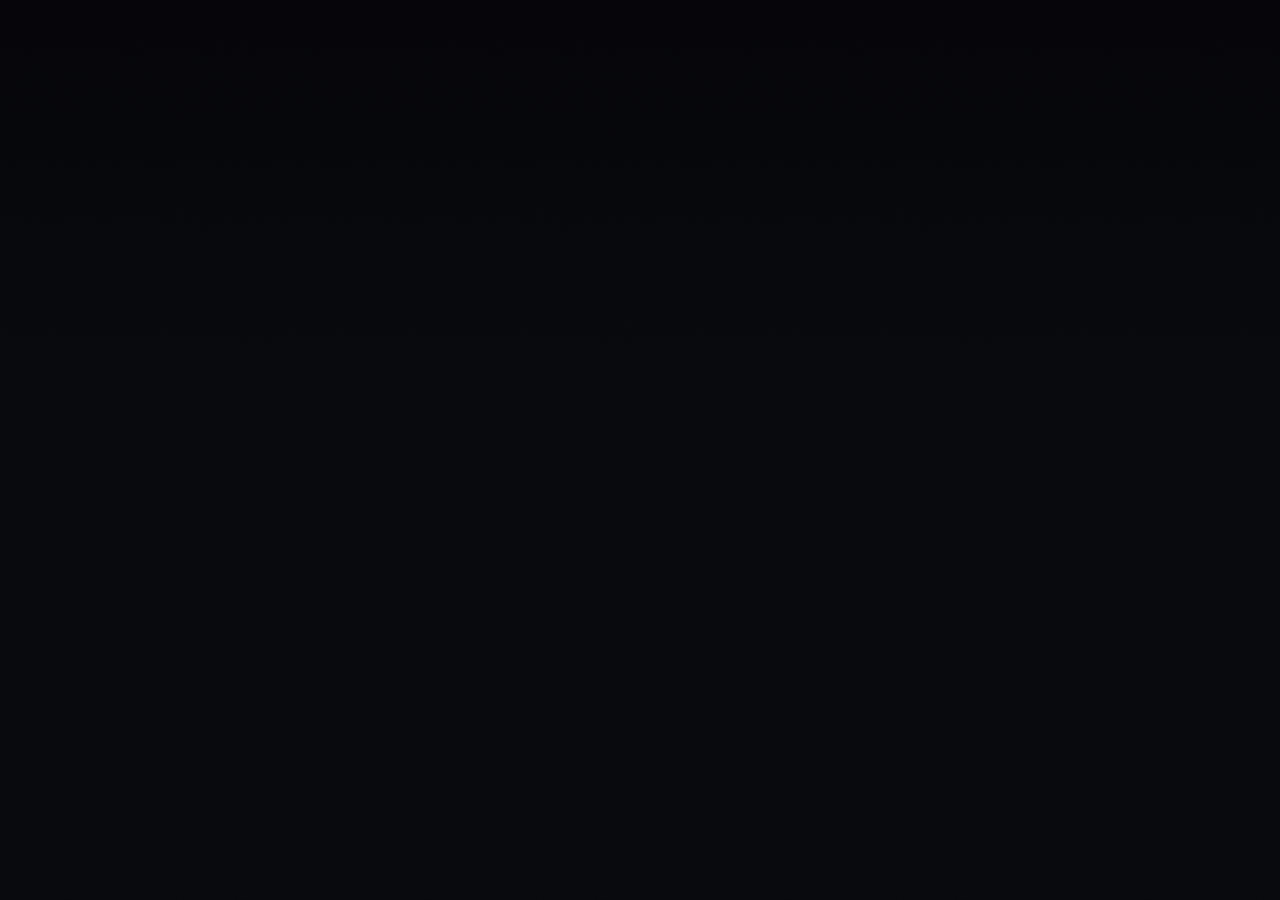
<file: about.html>
<!doctype html>
<html lang="en">
<head>
  <meta charset="utf-8" />
  <meta name="viewport" content="width=device-width, initial-scale=1" />
  <meta http-equiv="refresh" content="0; url=index.html#about-sec" />
  <title>CK Capital</title>
</head>
<body></body>
</html>
</file>
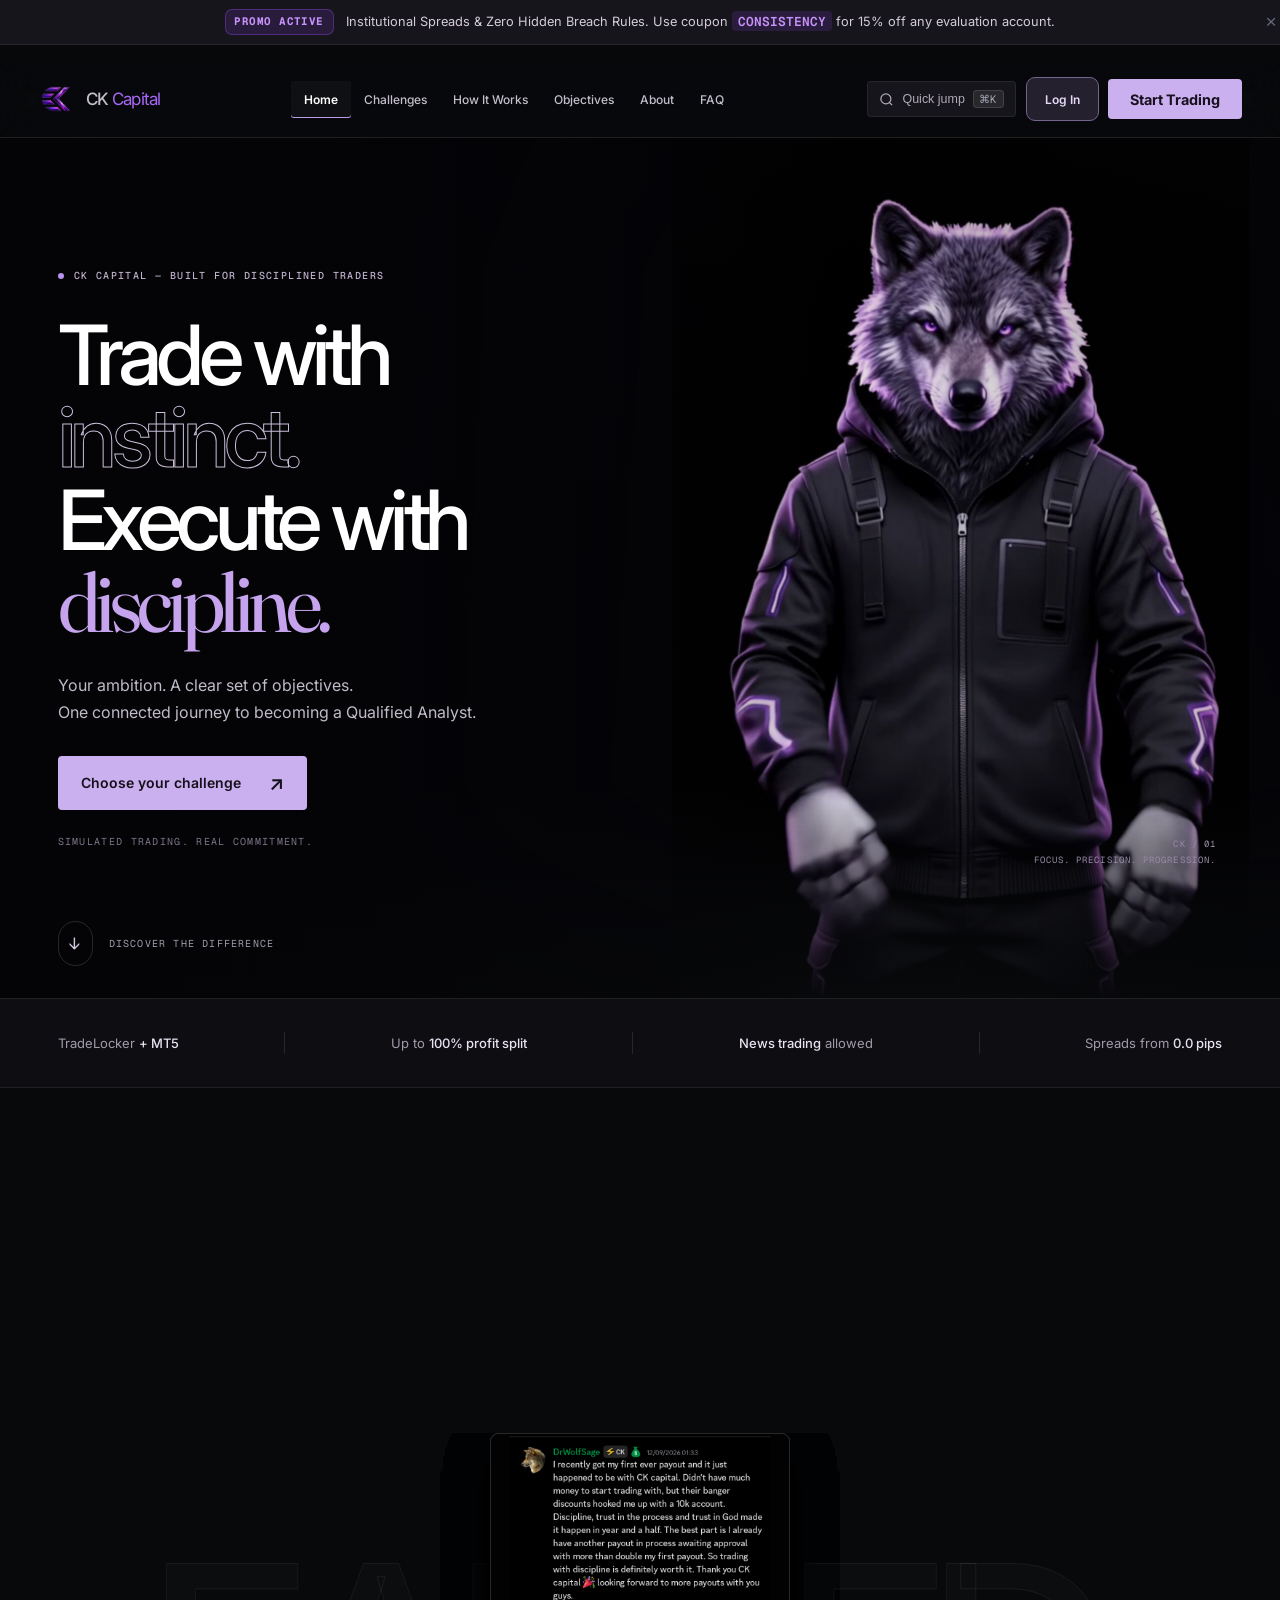
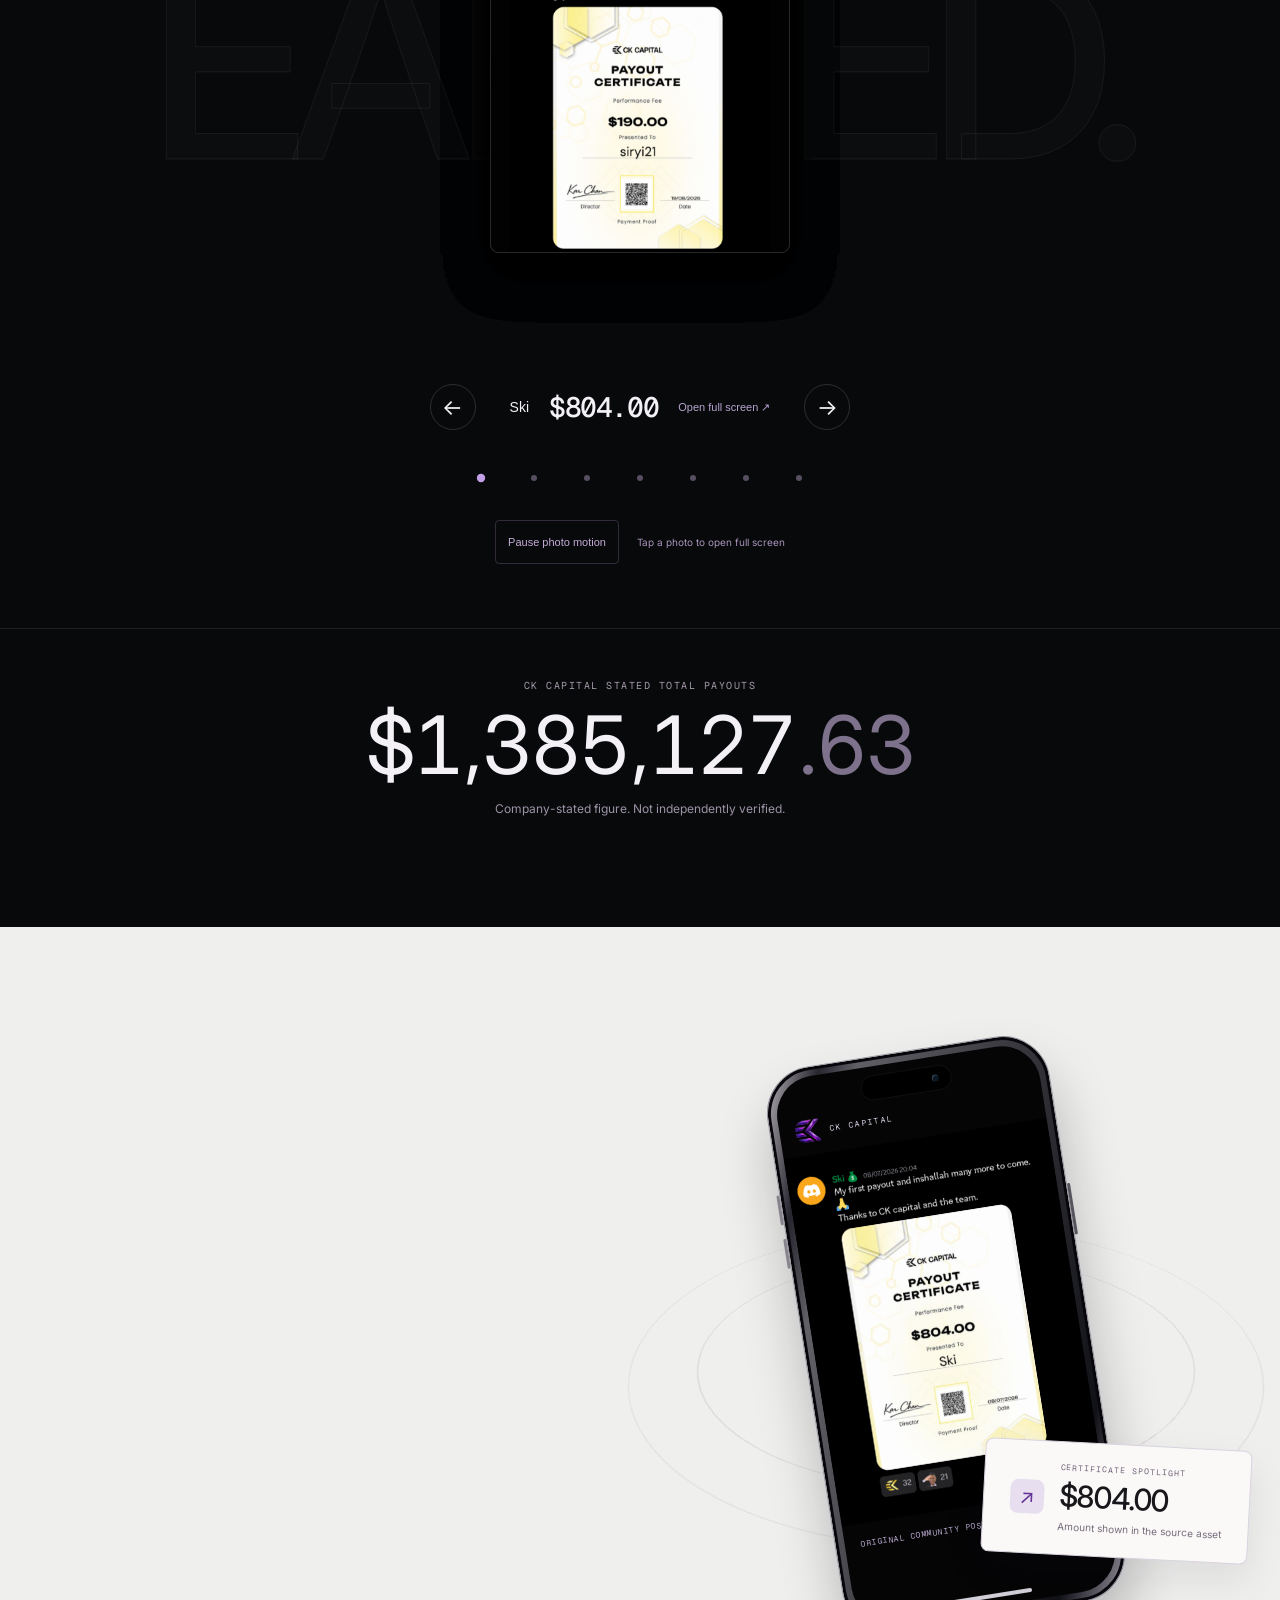
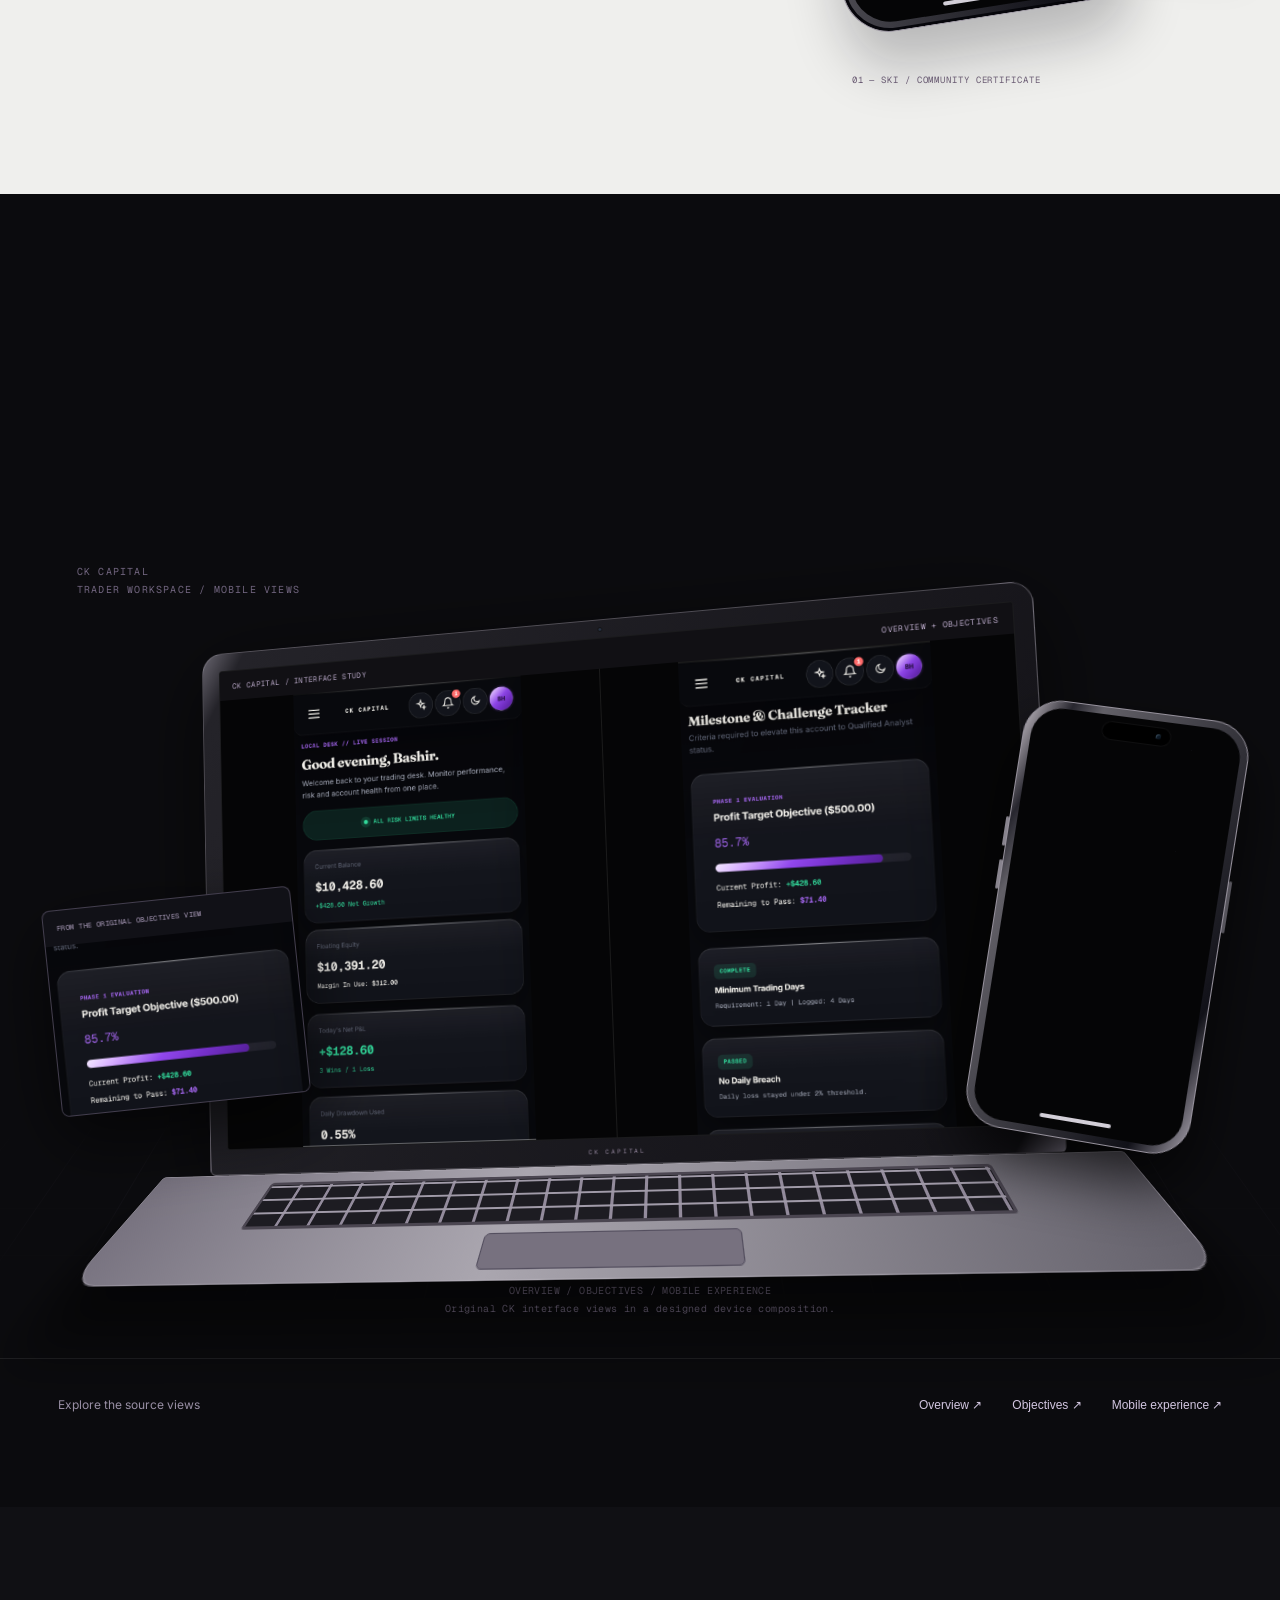
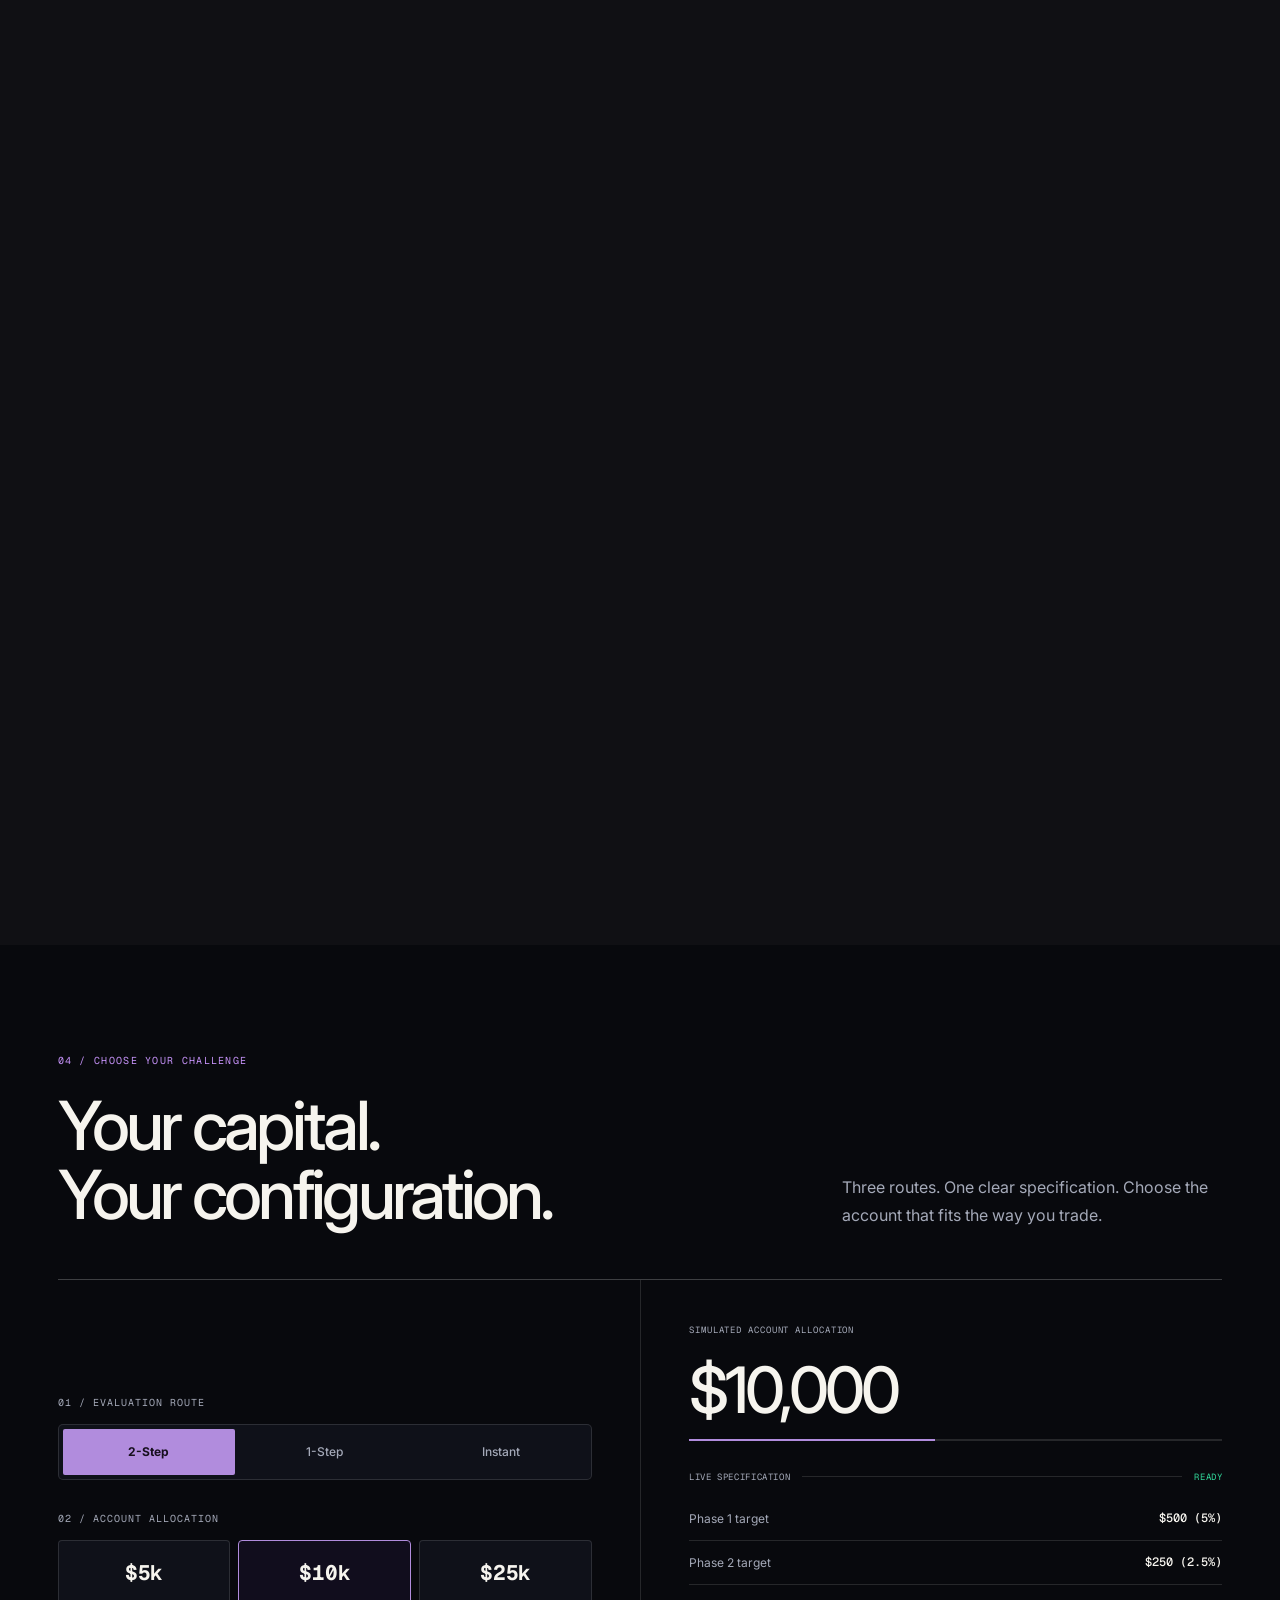
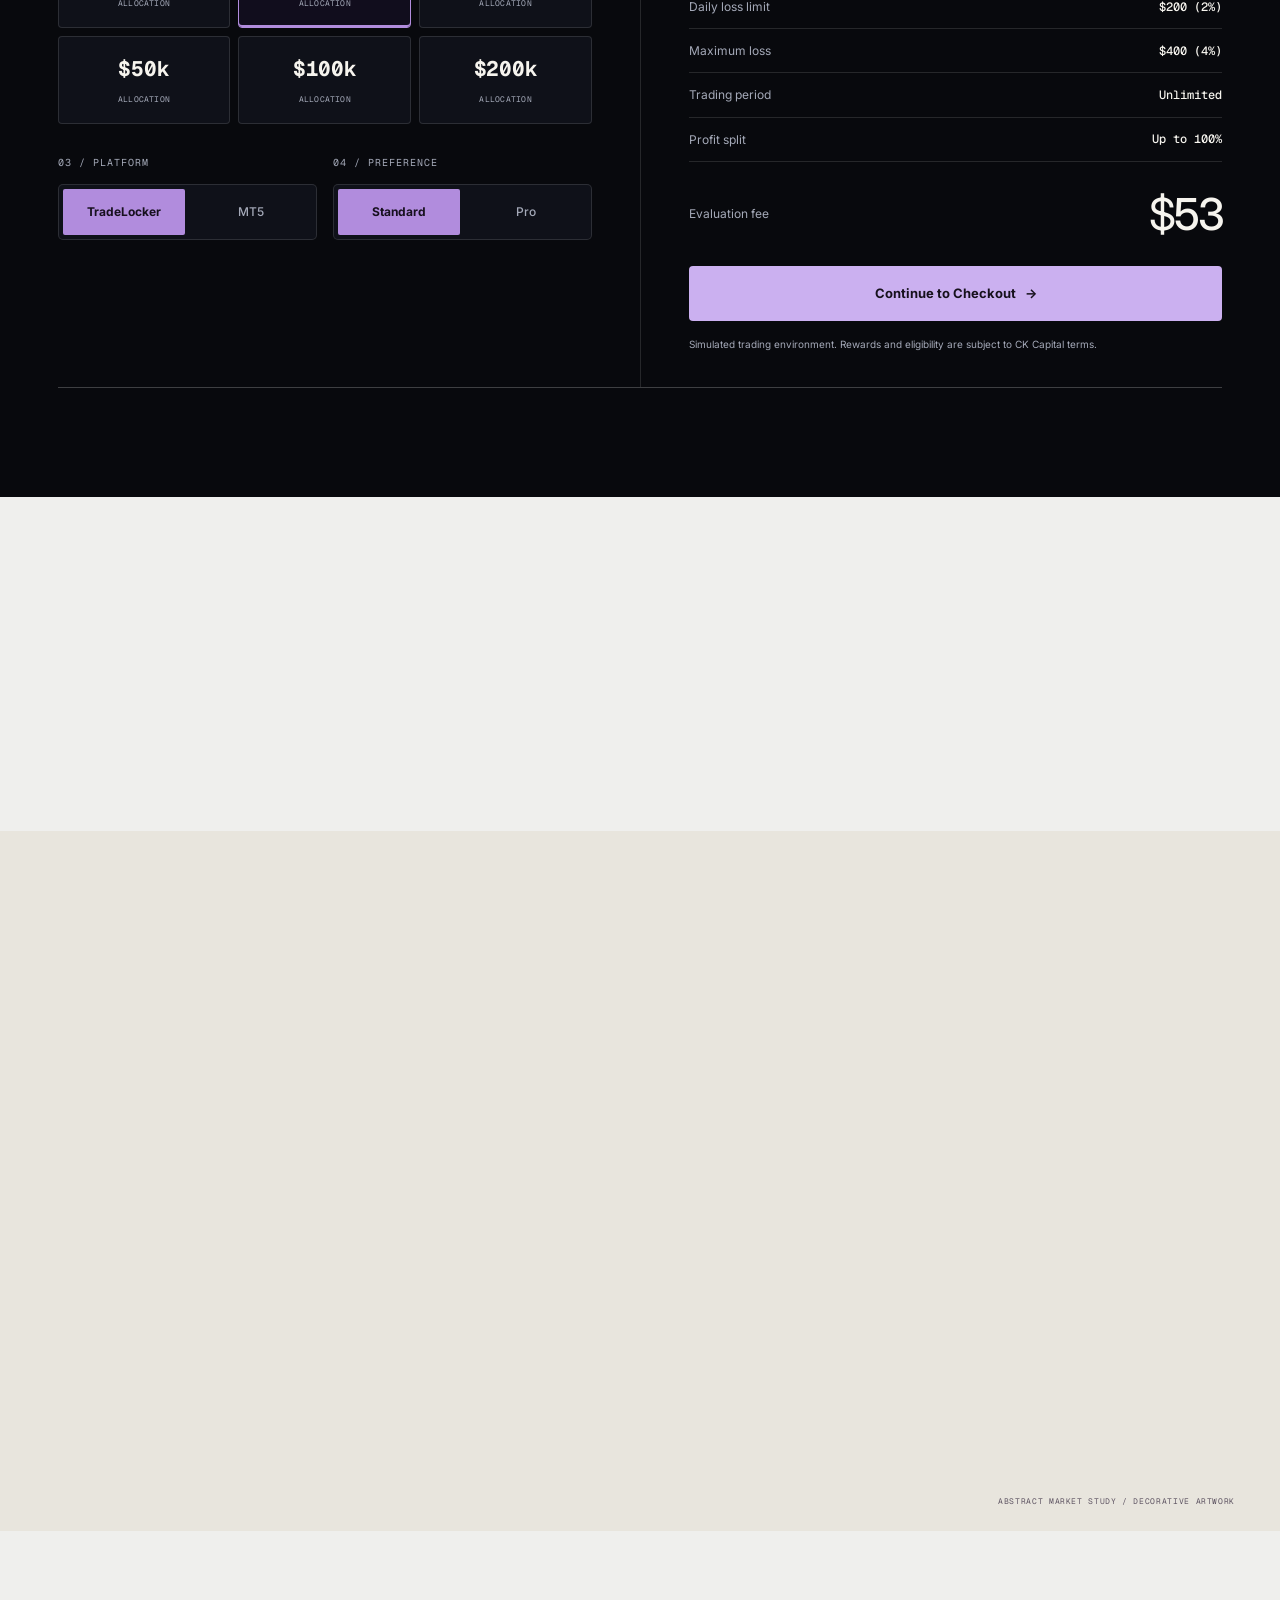
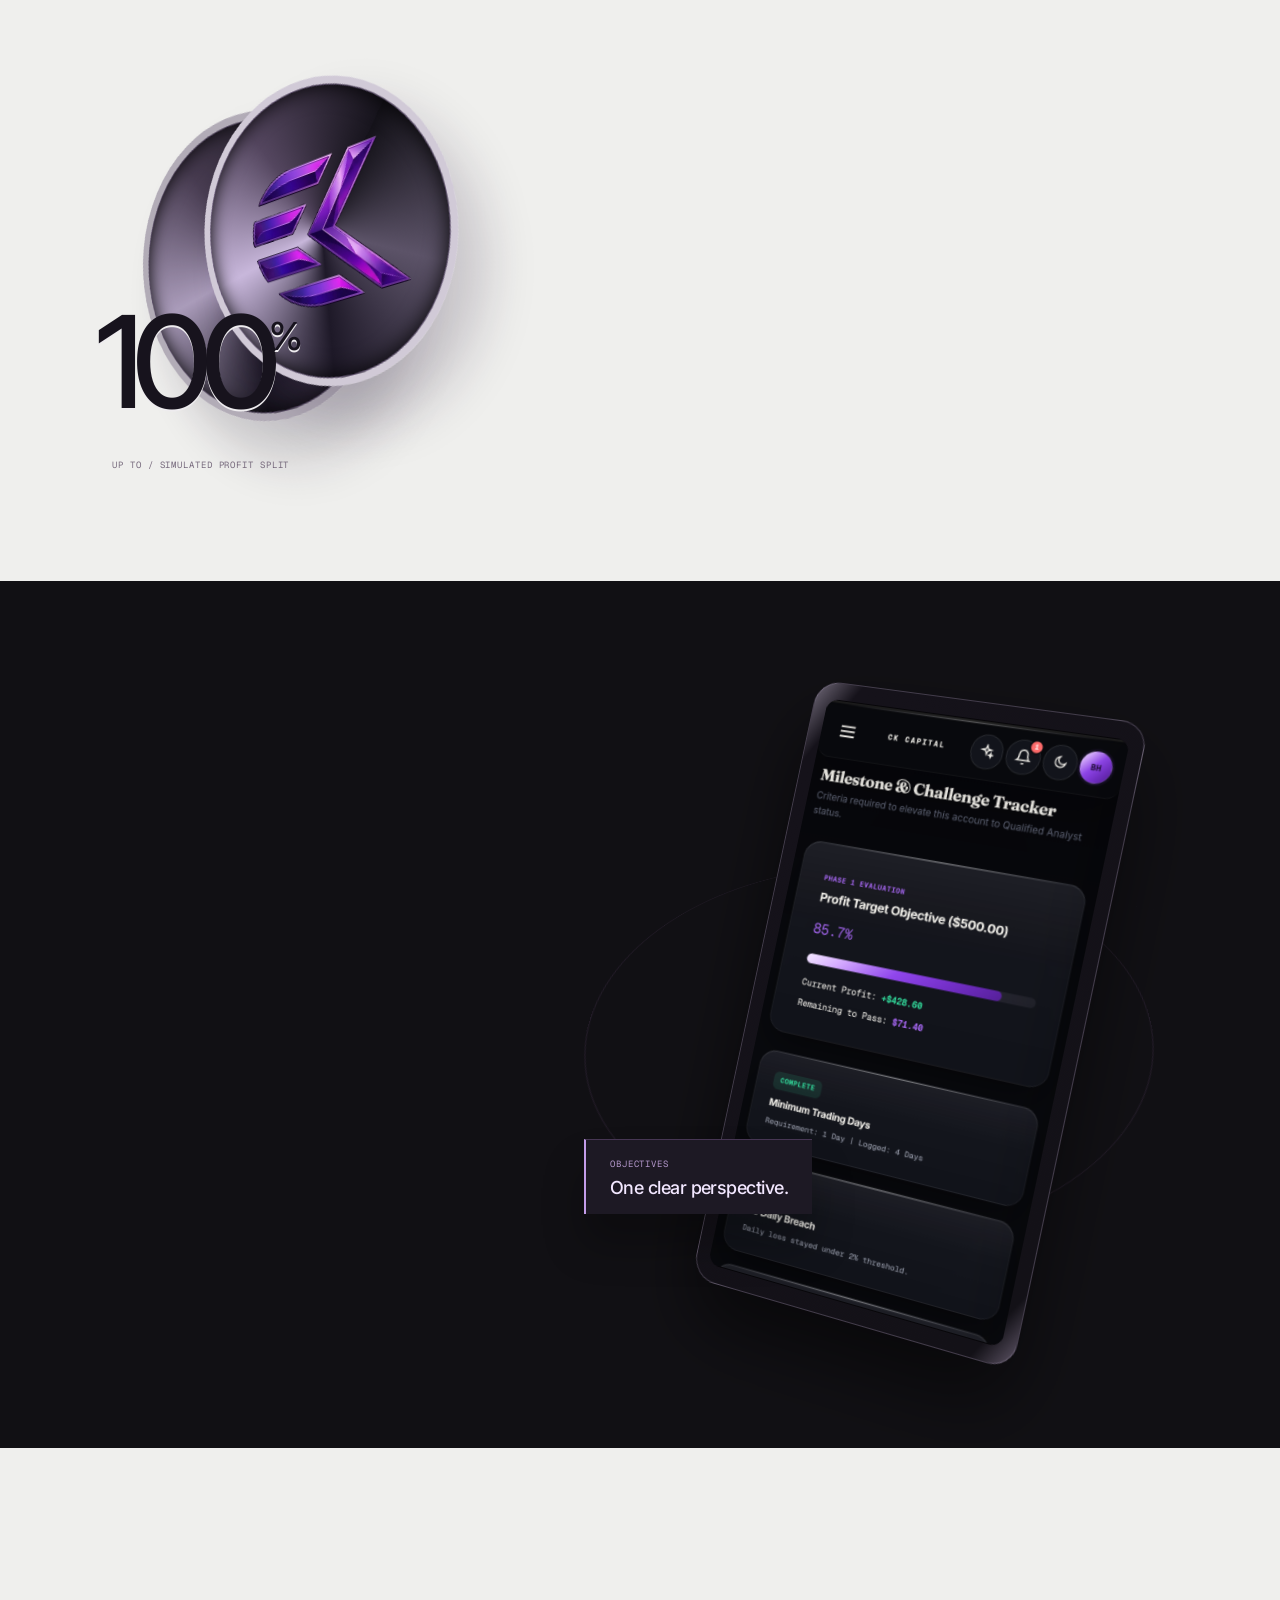
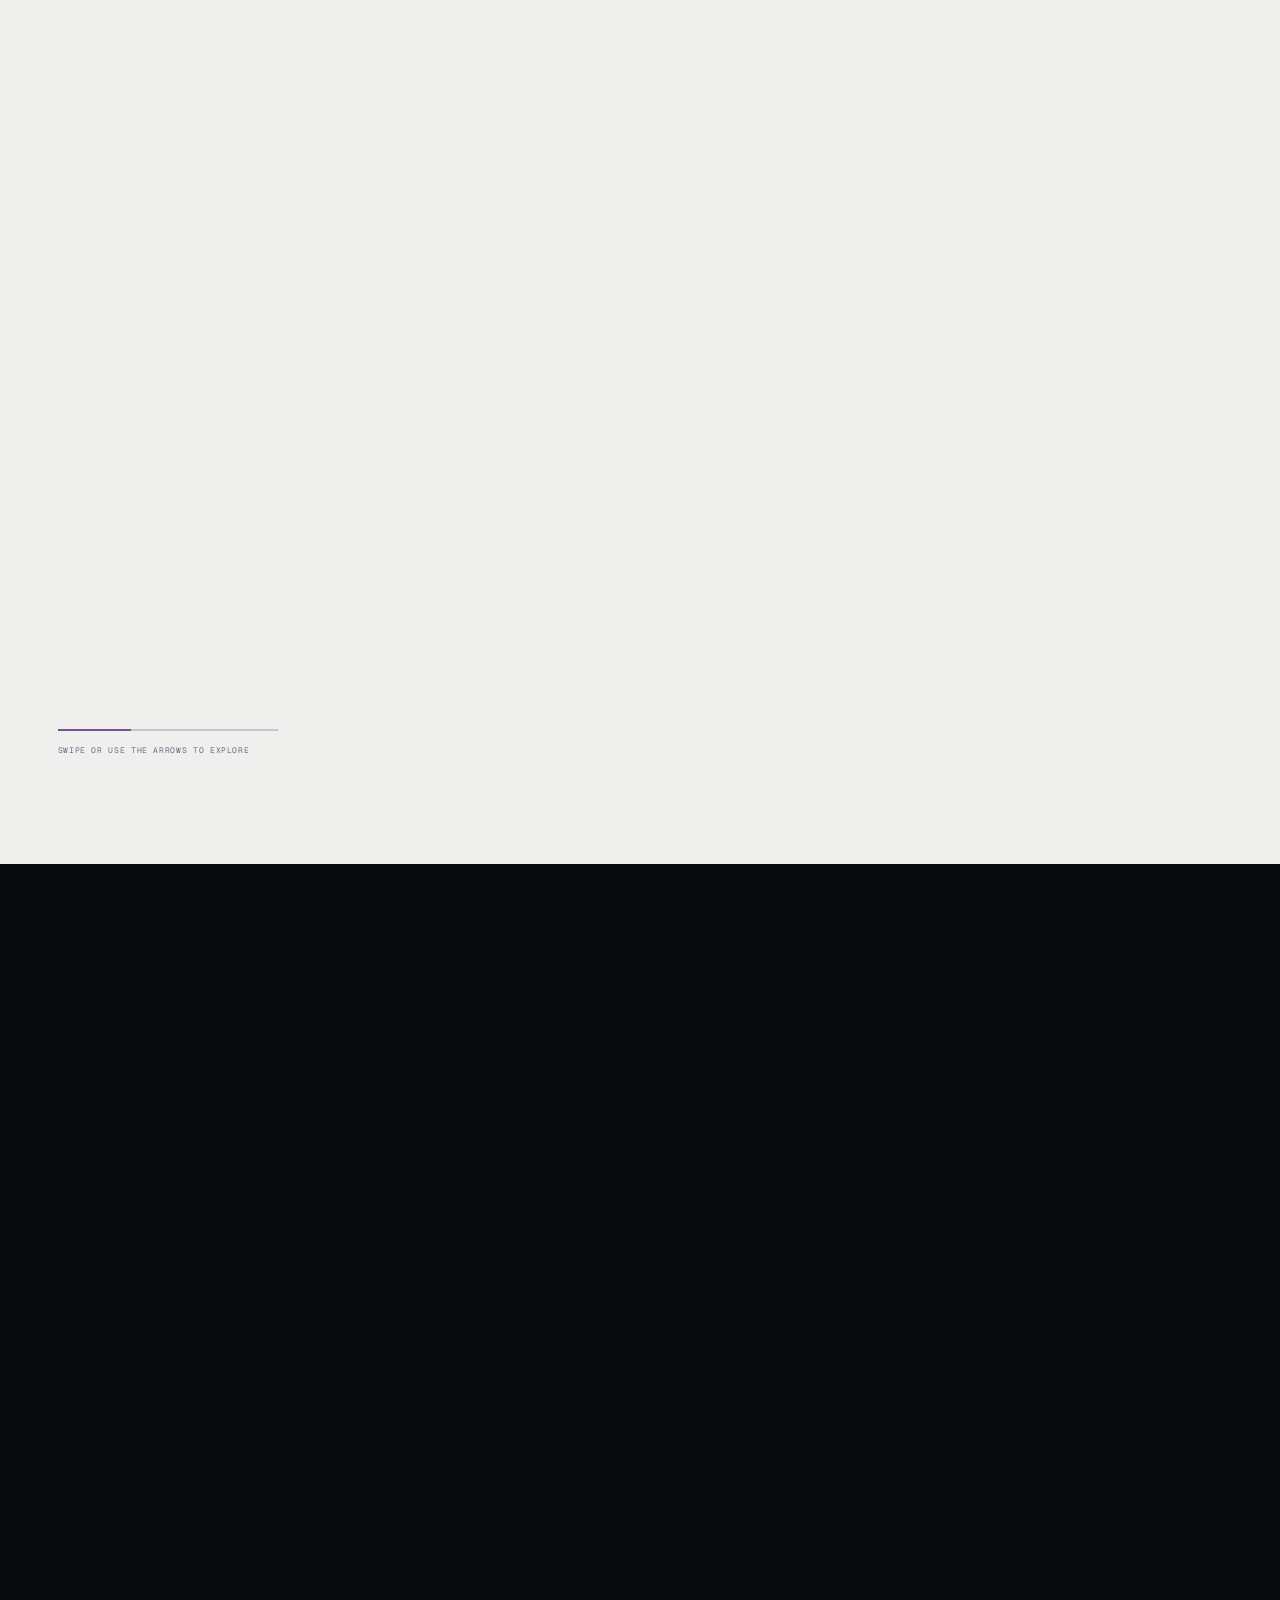
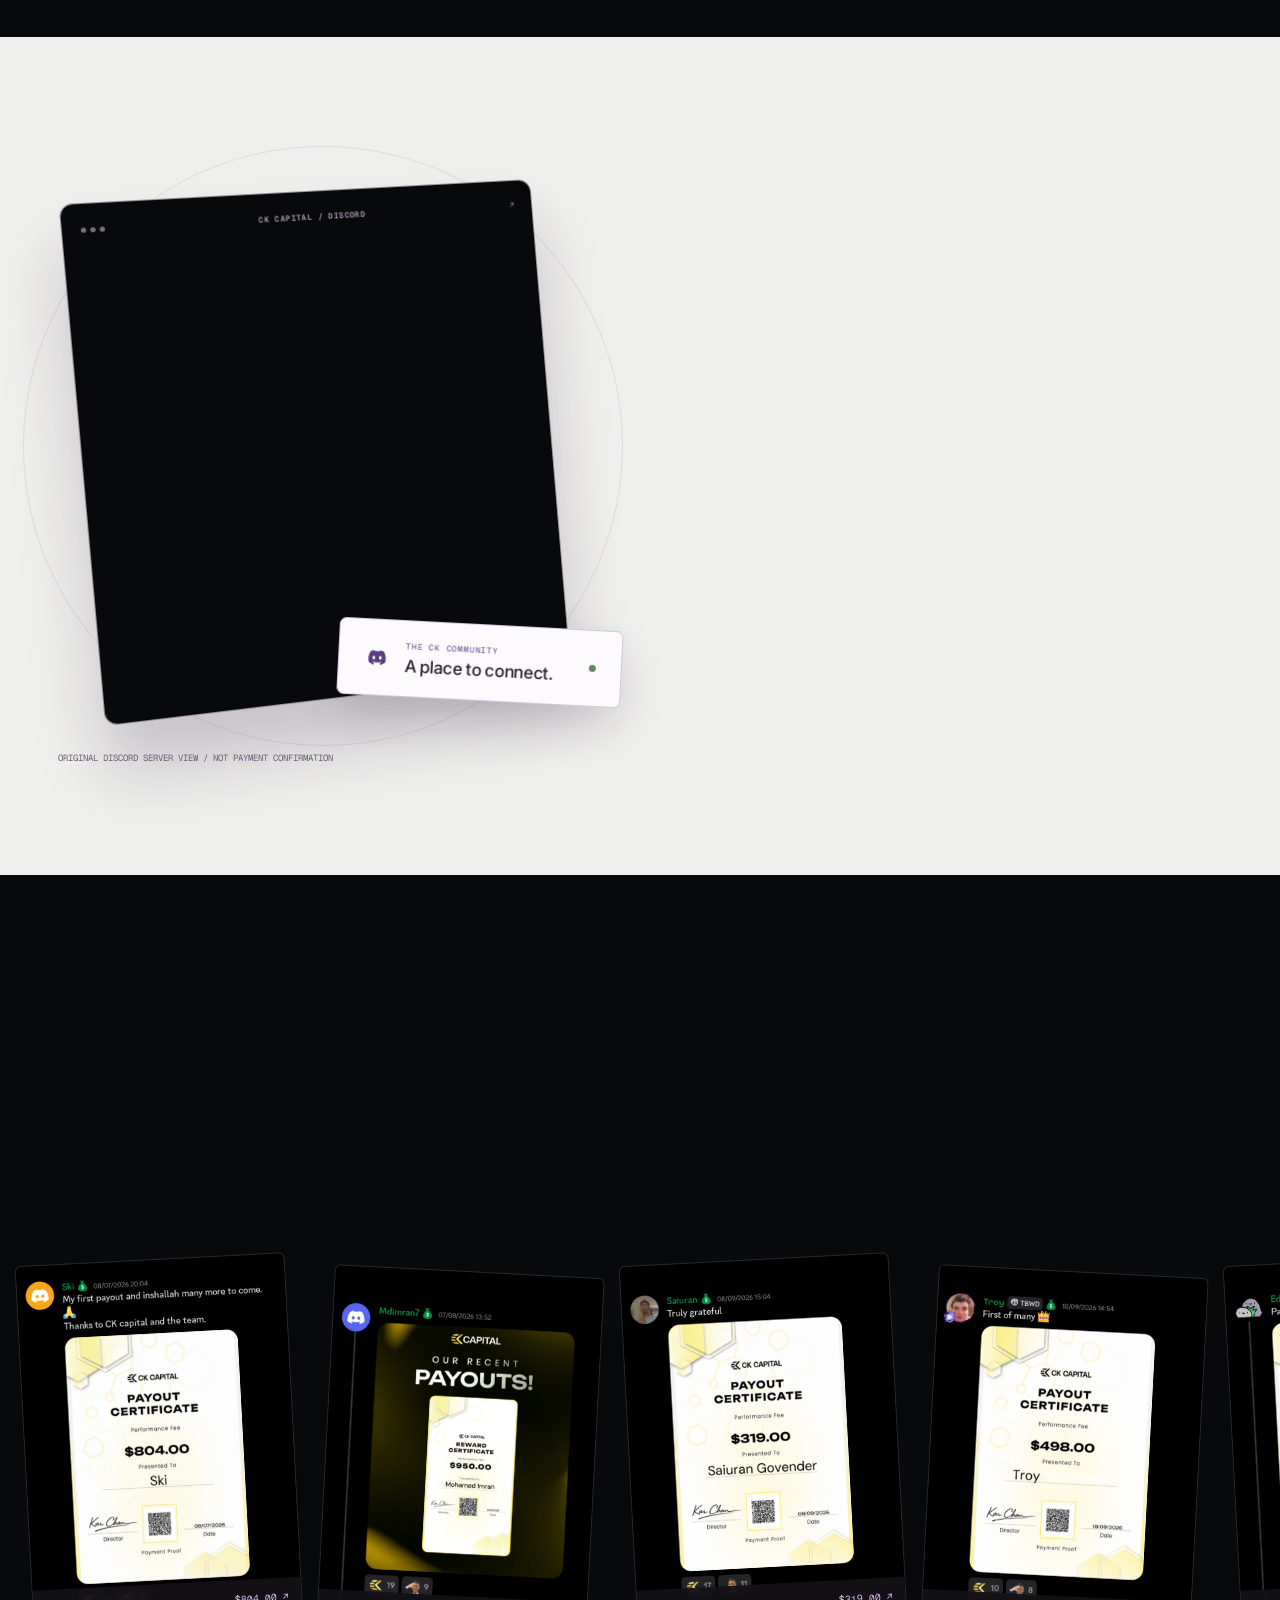
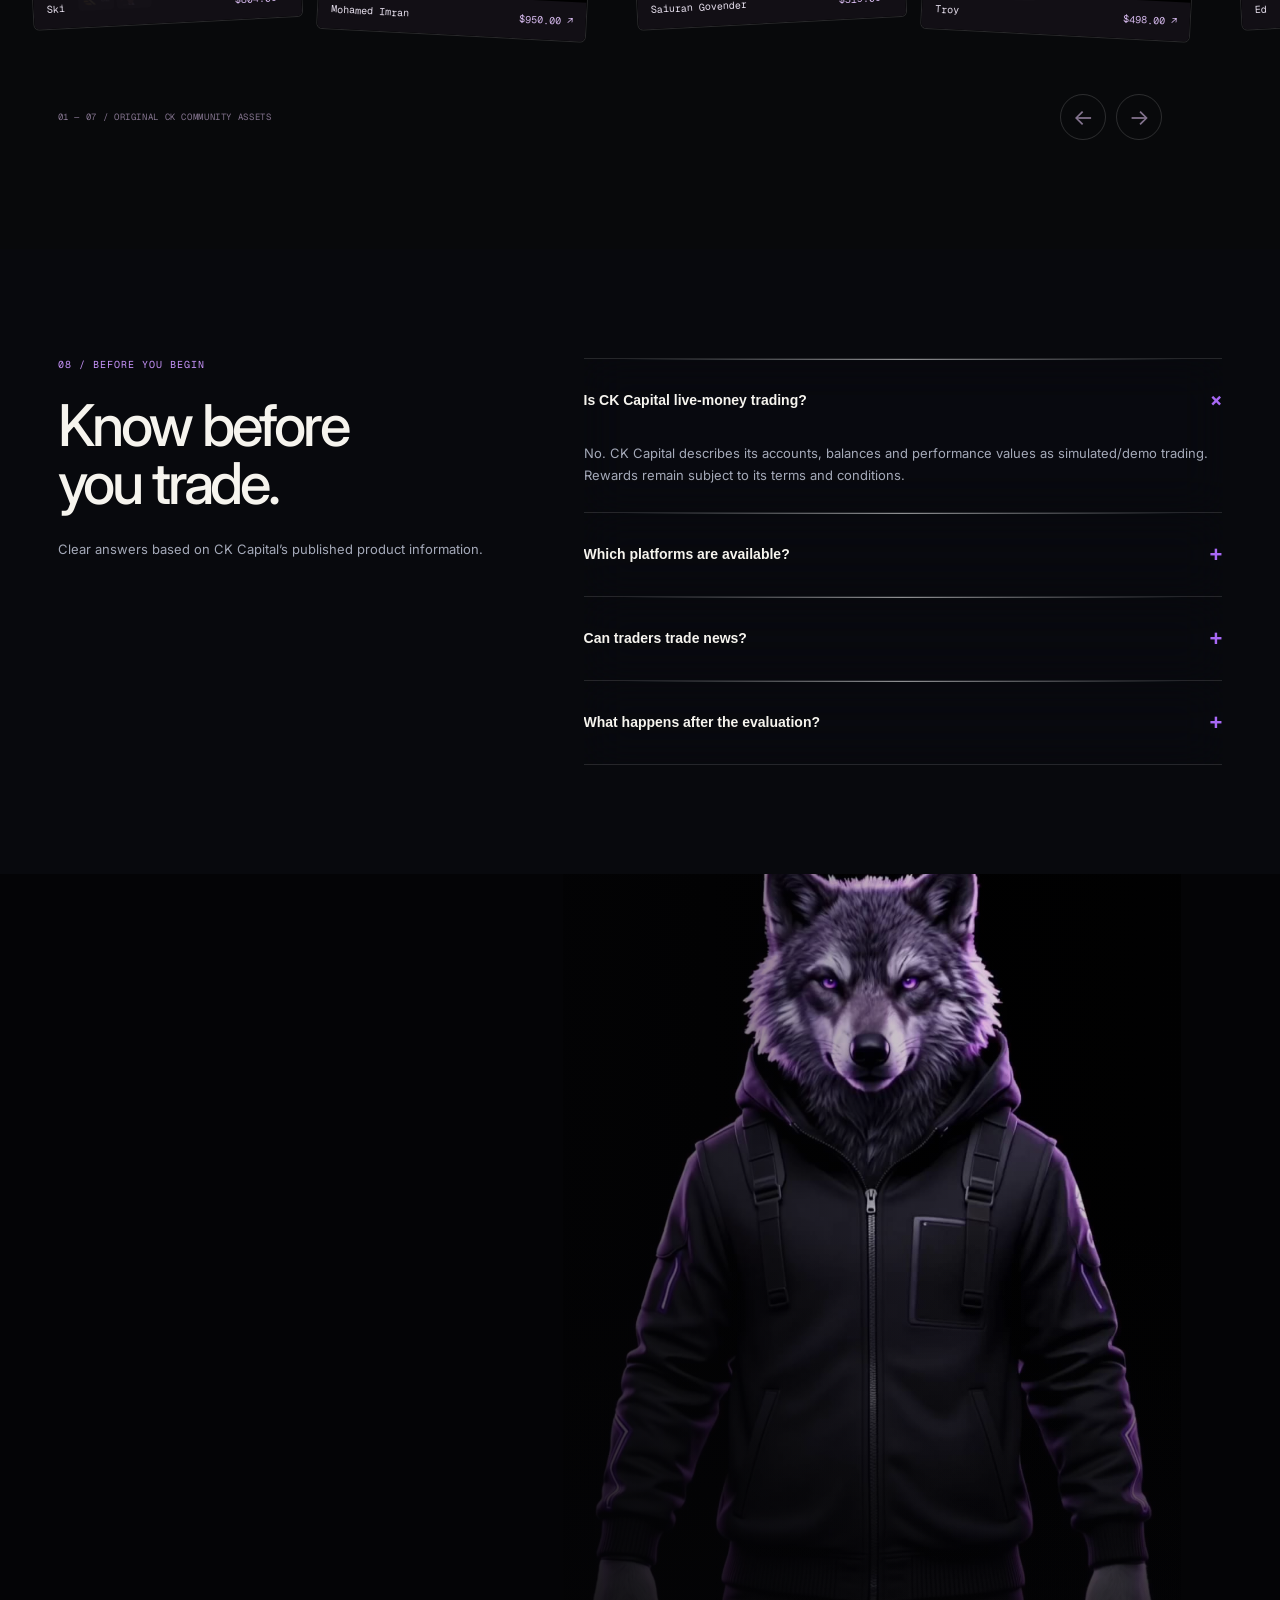
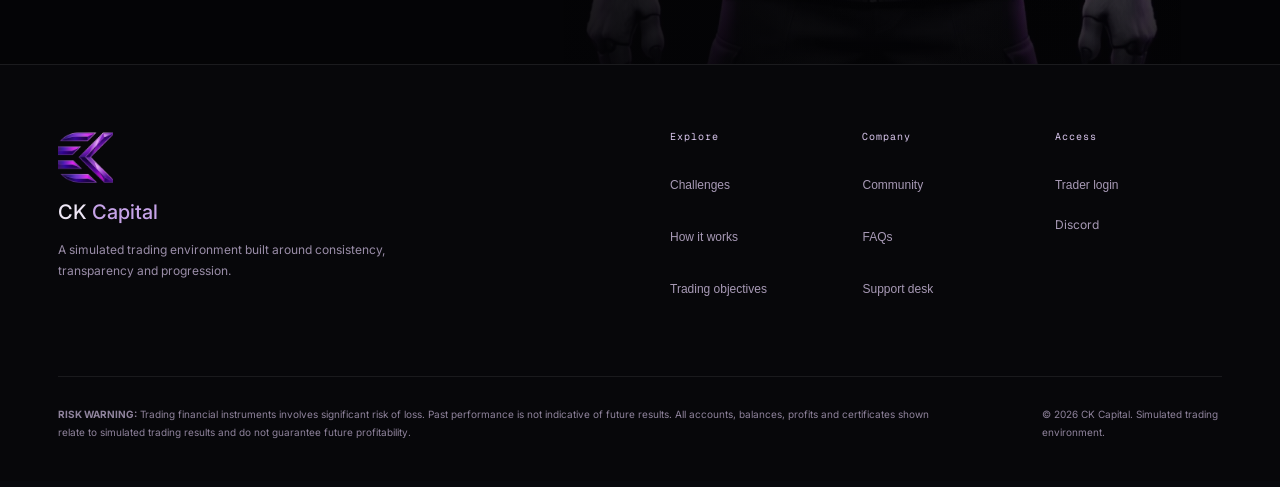
<file: challenges.html>
<!doctype html>
<html lang="en">
<head>
  <meta charset="utf-8" />
  <meta name="viewport" content="width=device-width, initial-scale=1" />
  <meta http-equiv="refresh" content="0; url=index.html#challenge-terminal" />
  <title>CK Capital</title>
</head>
<body></body>
</html>
</file>
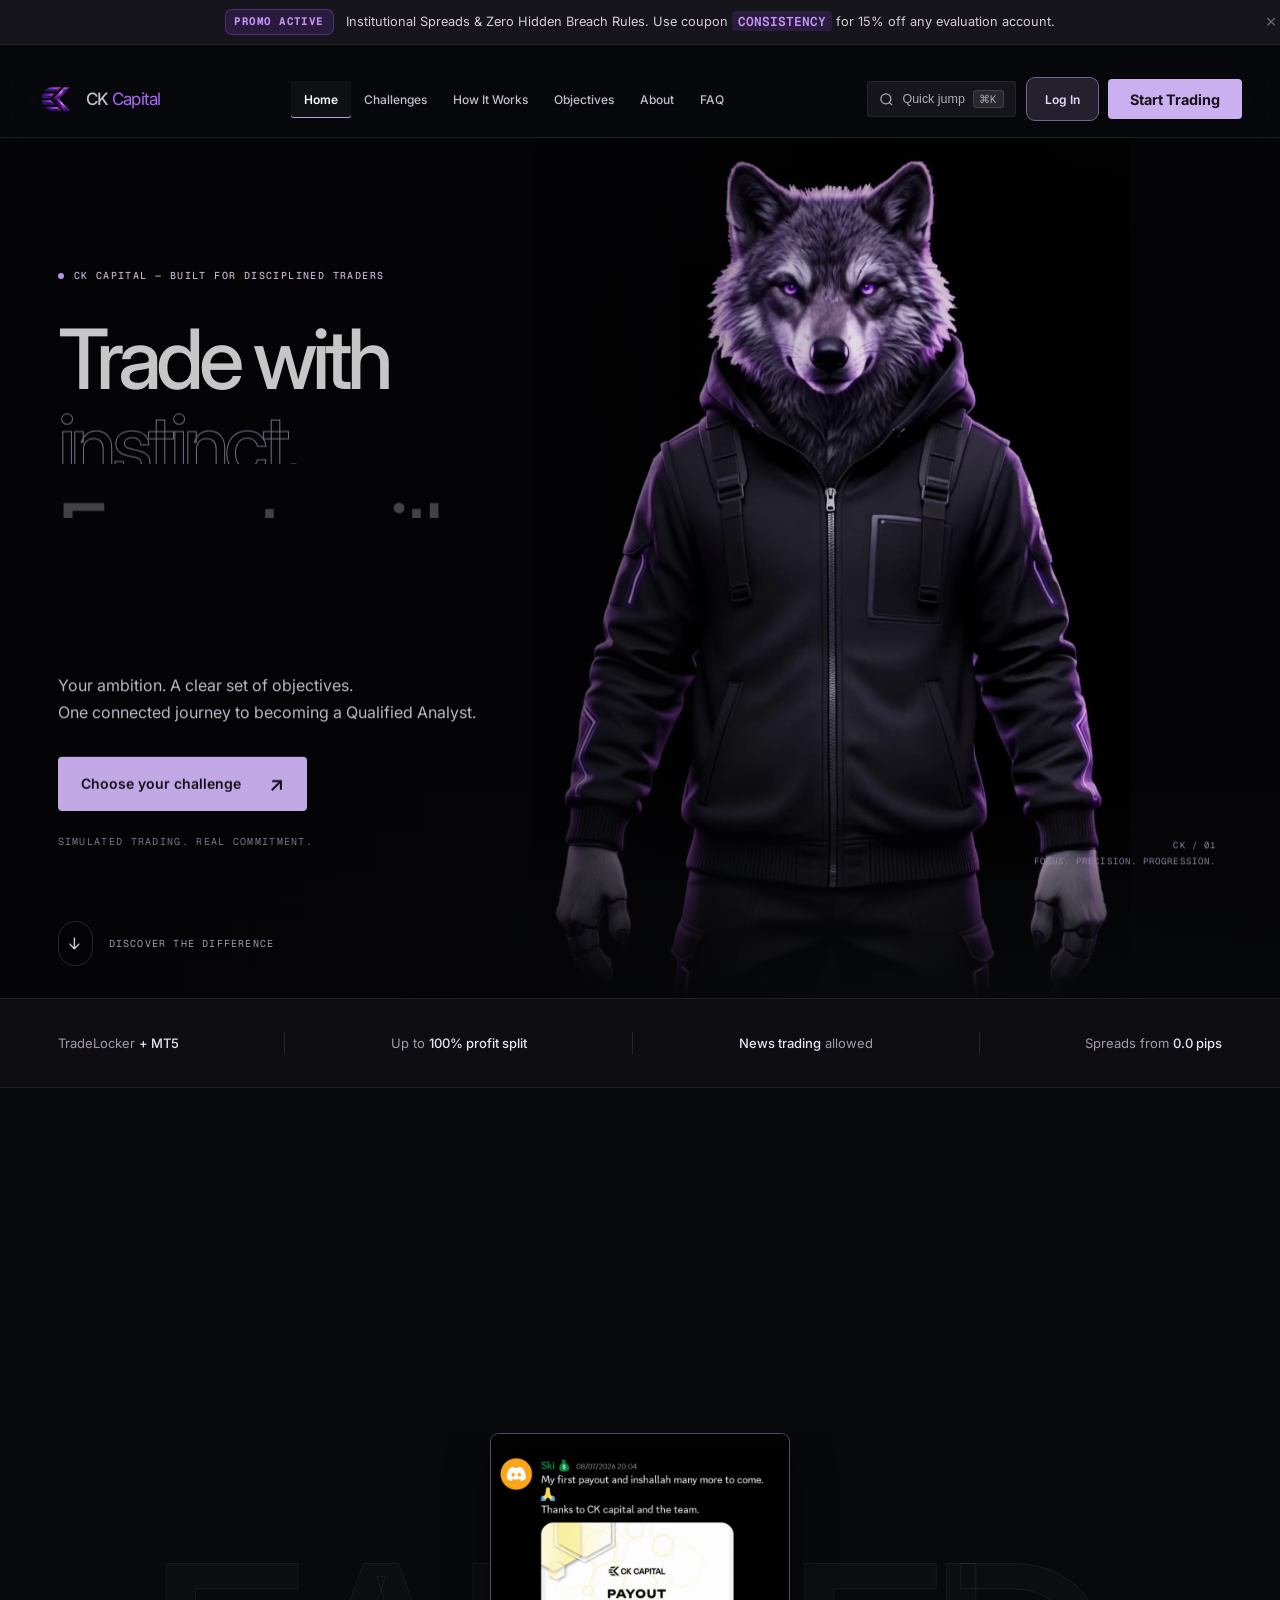
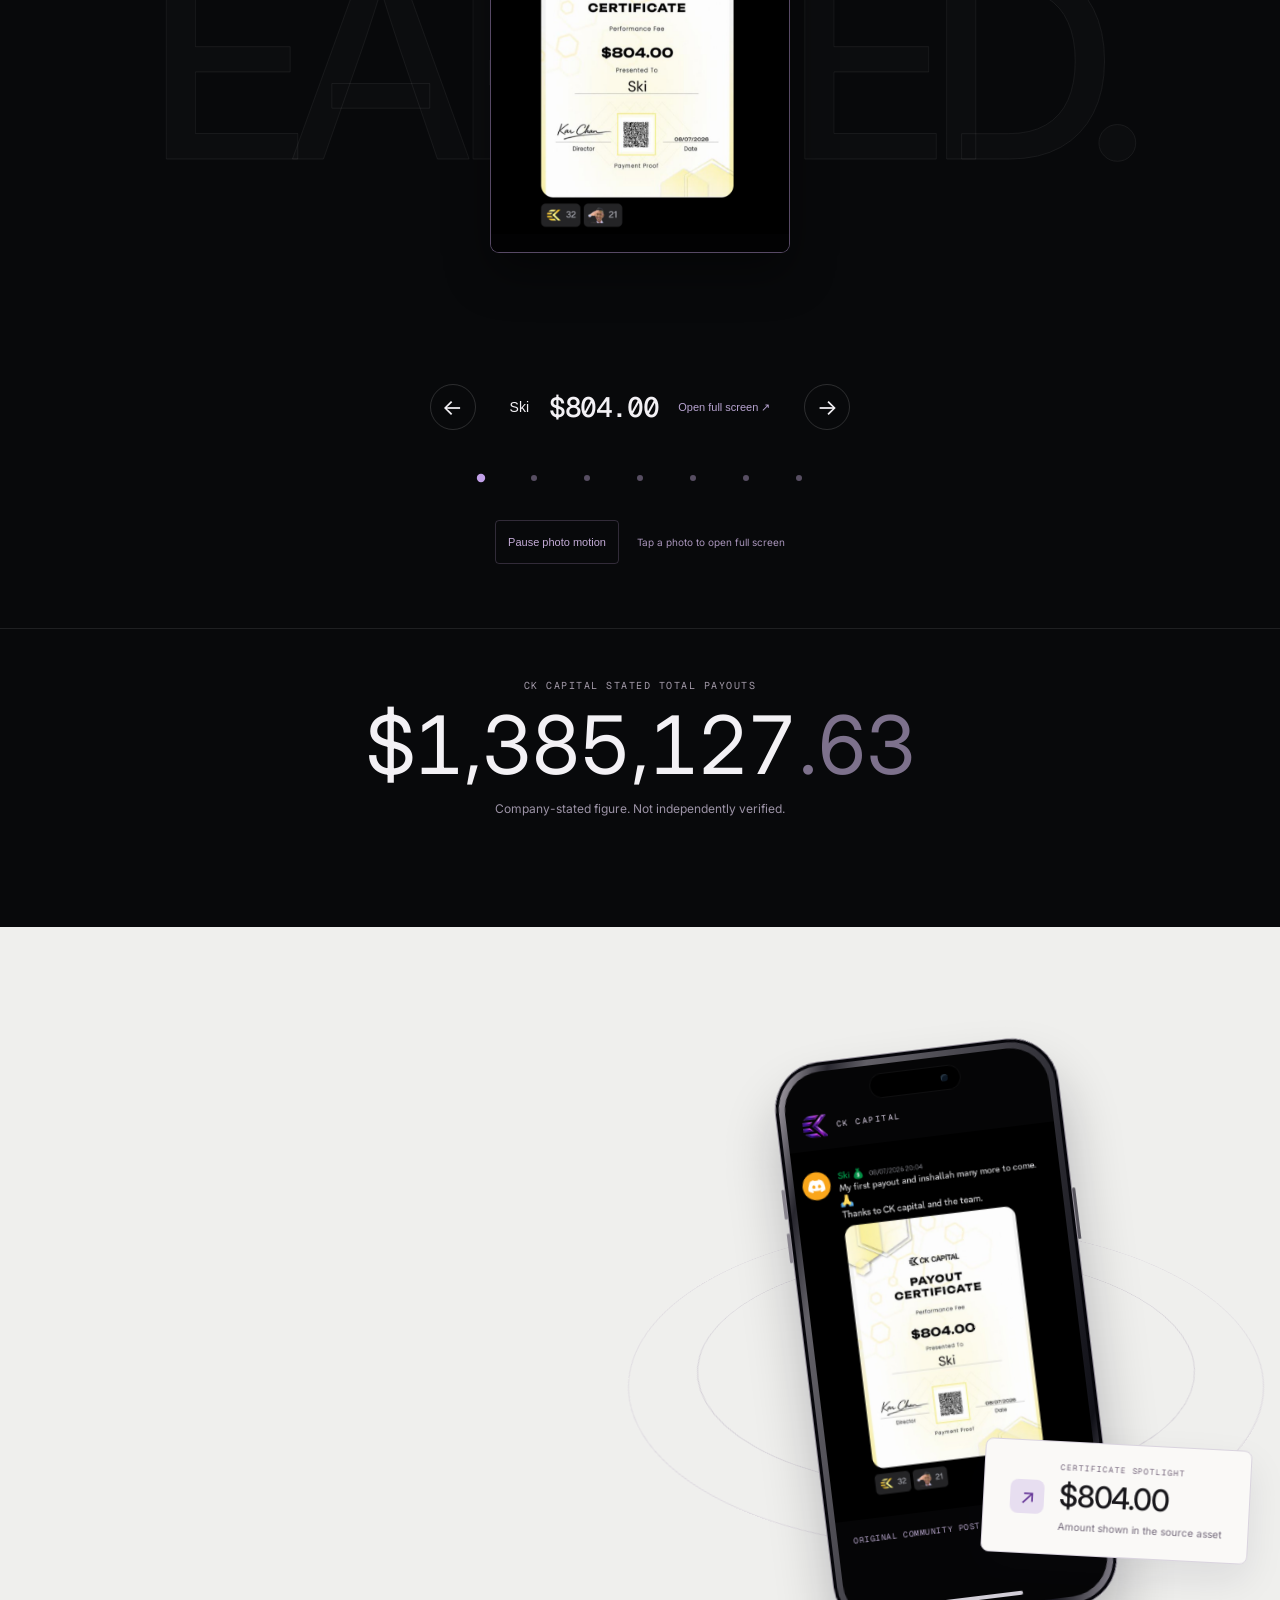
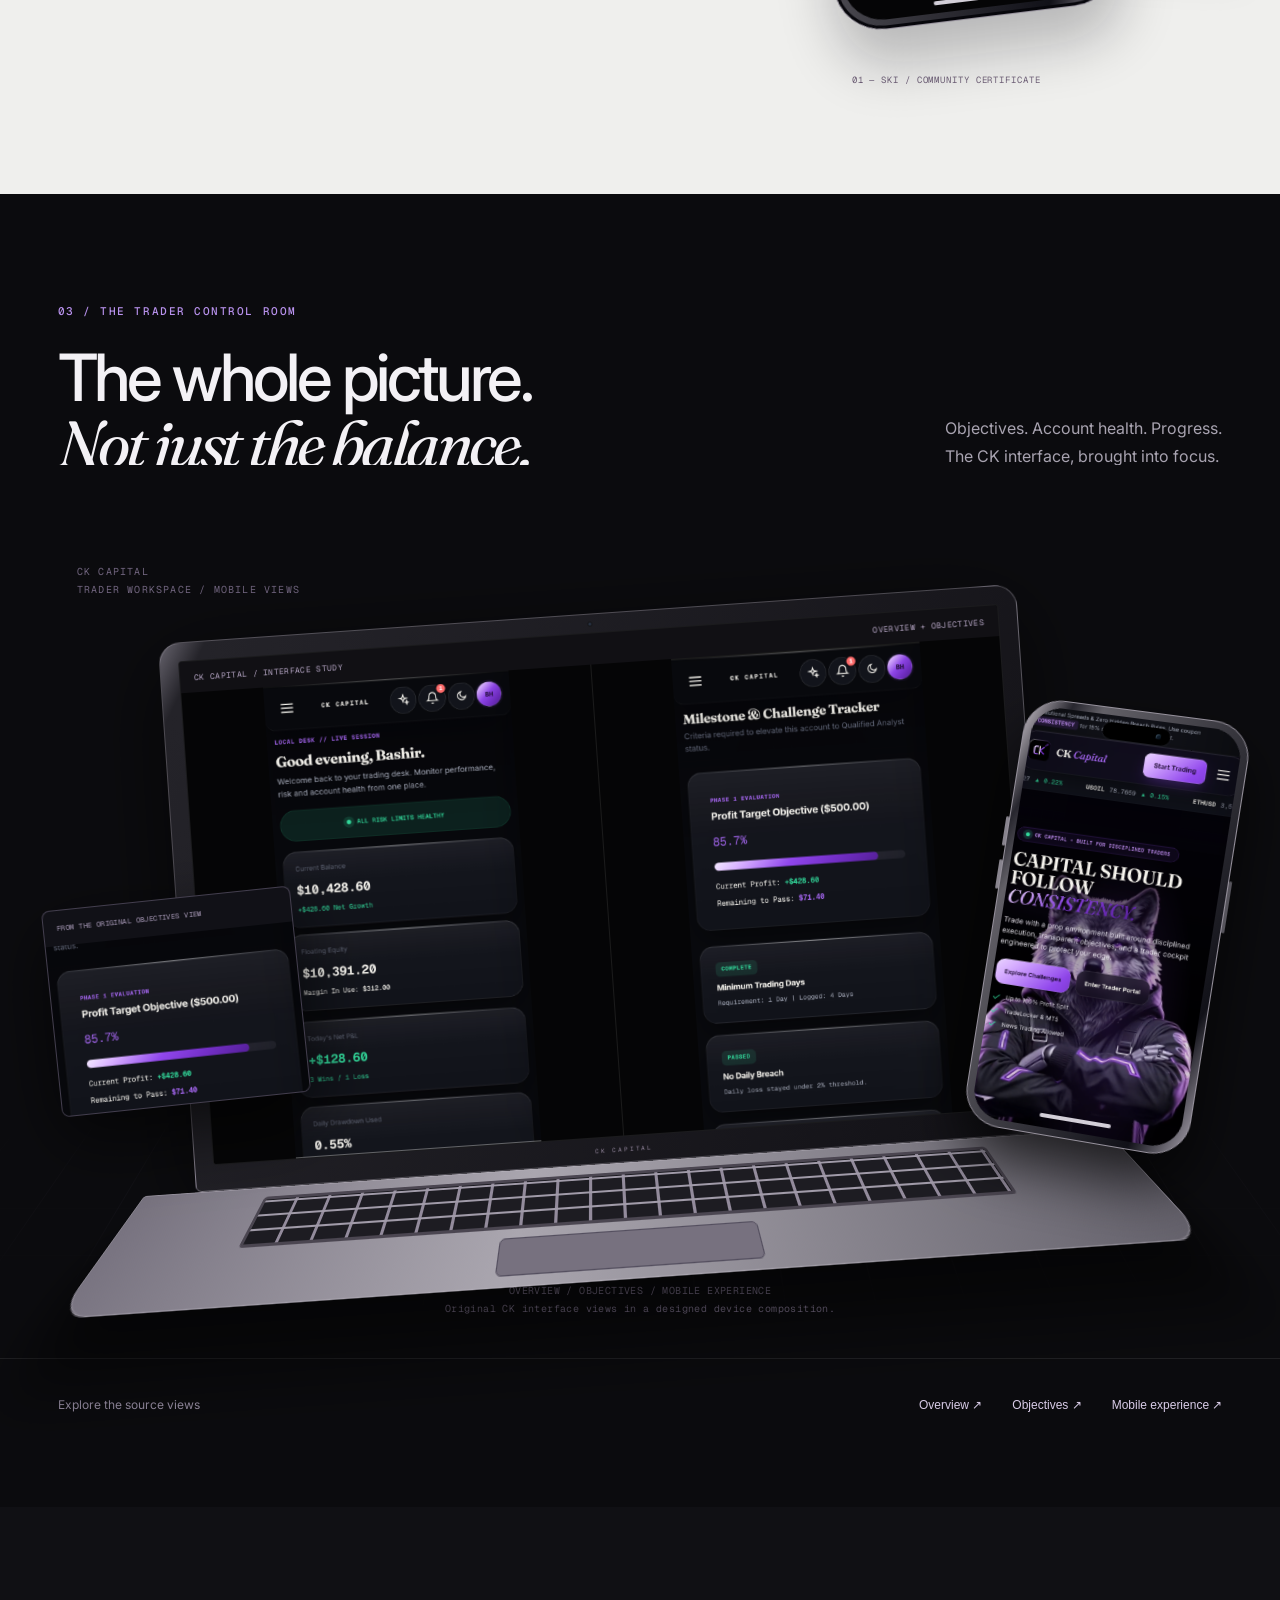
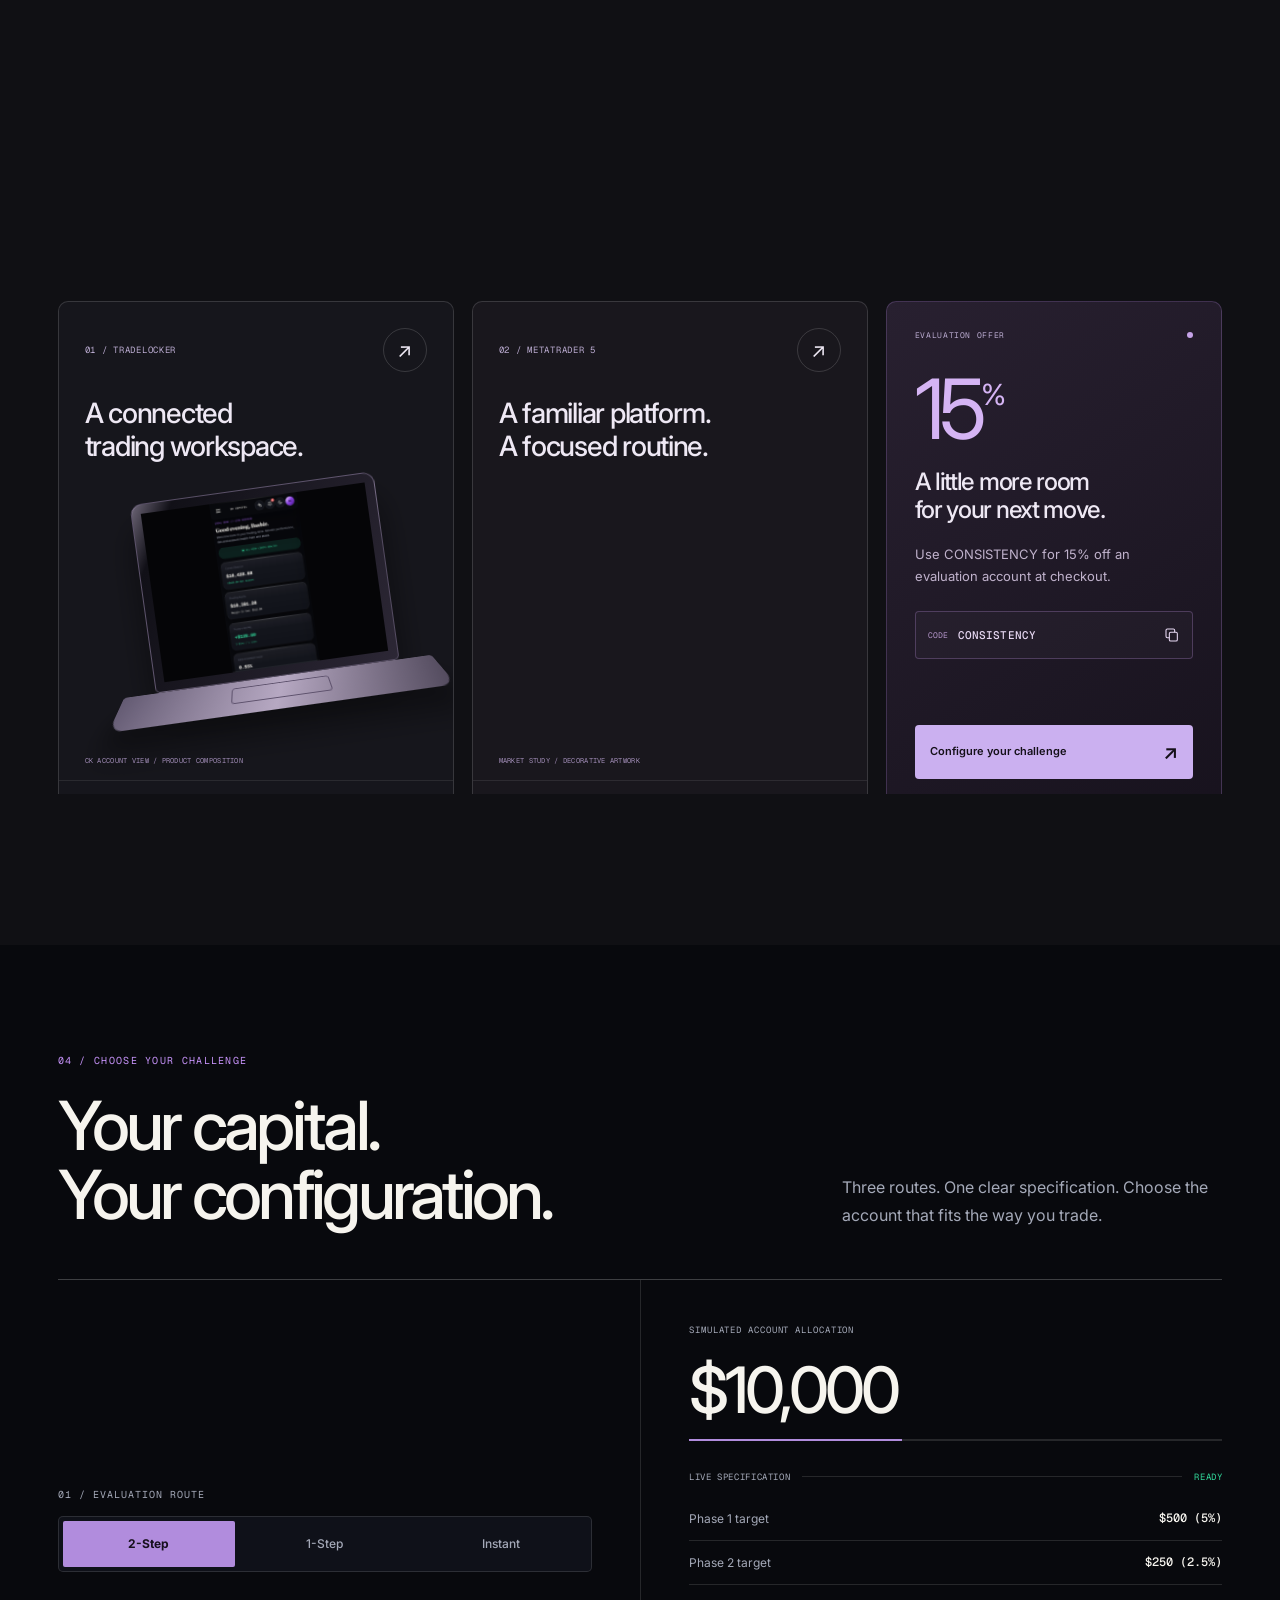
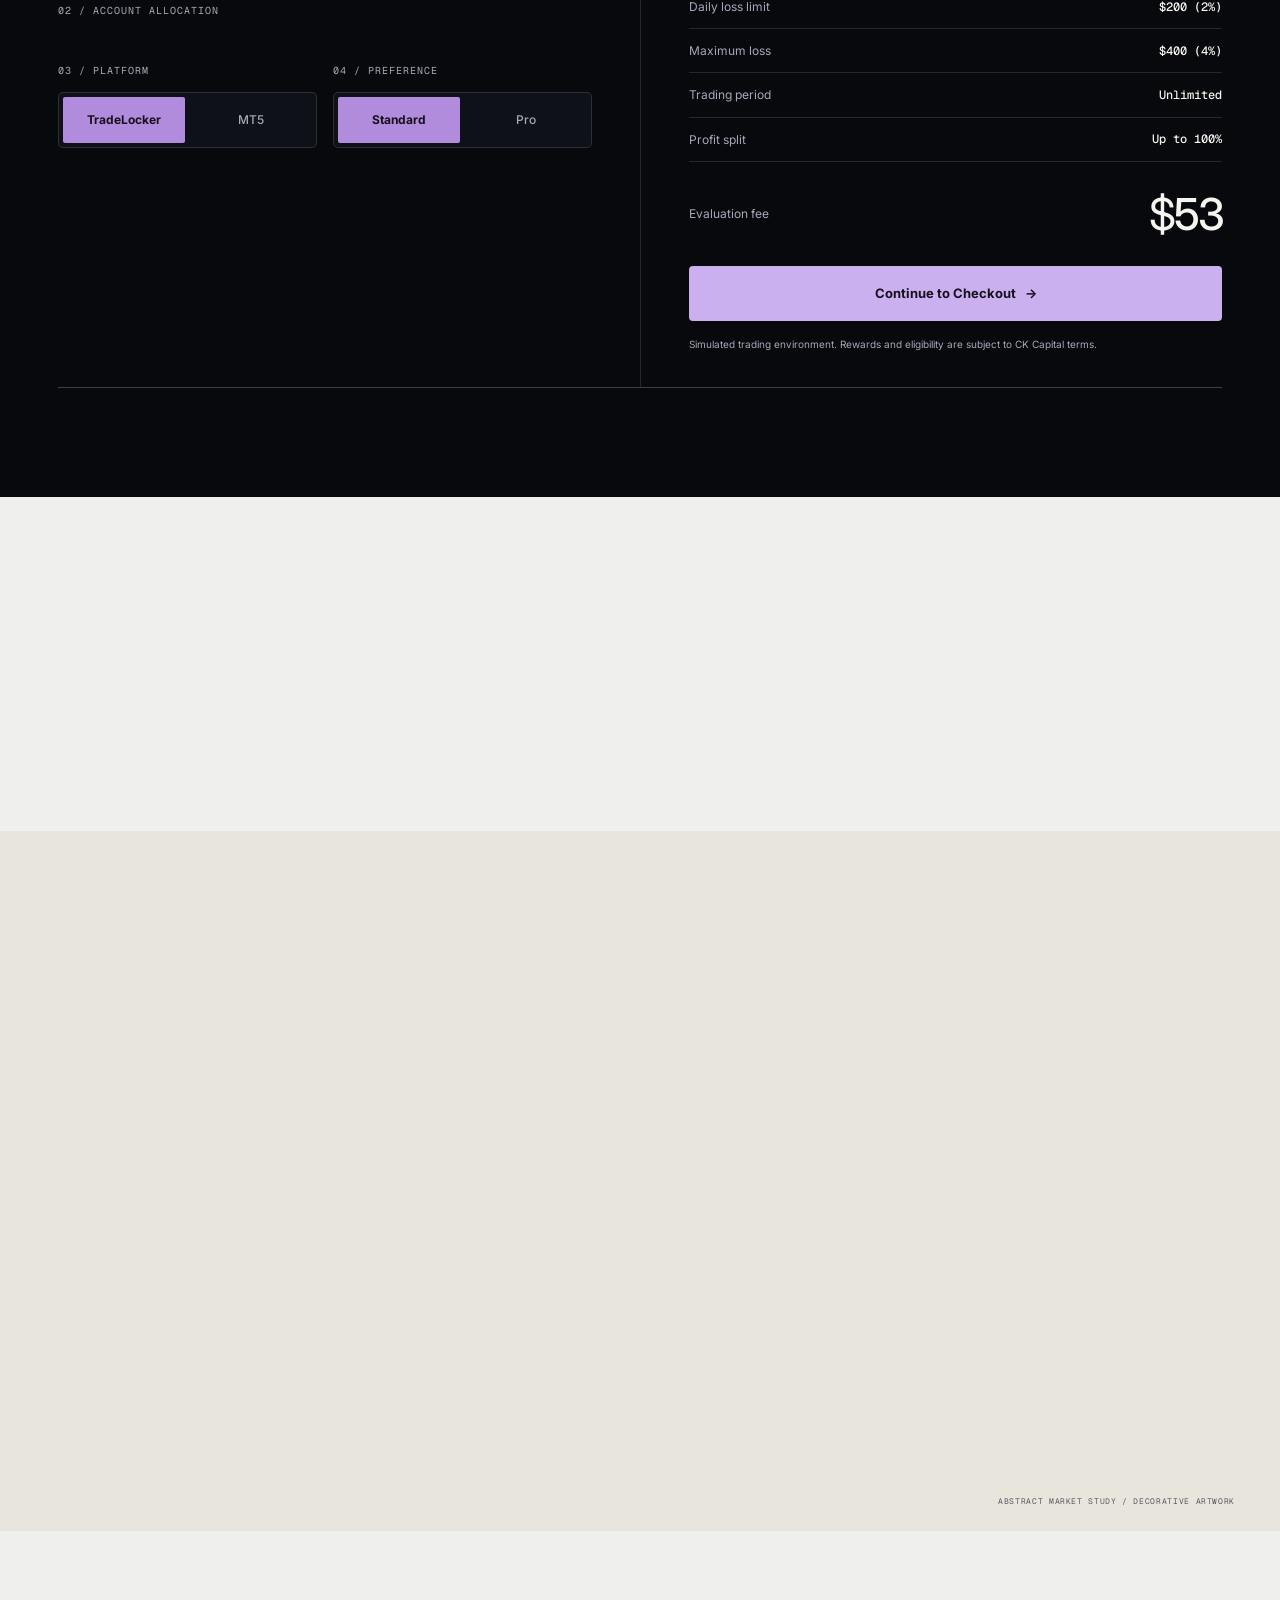
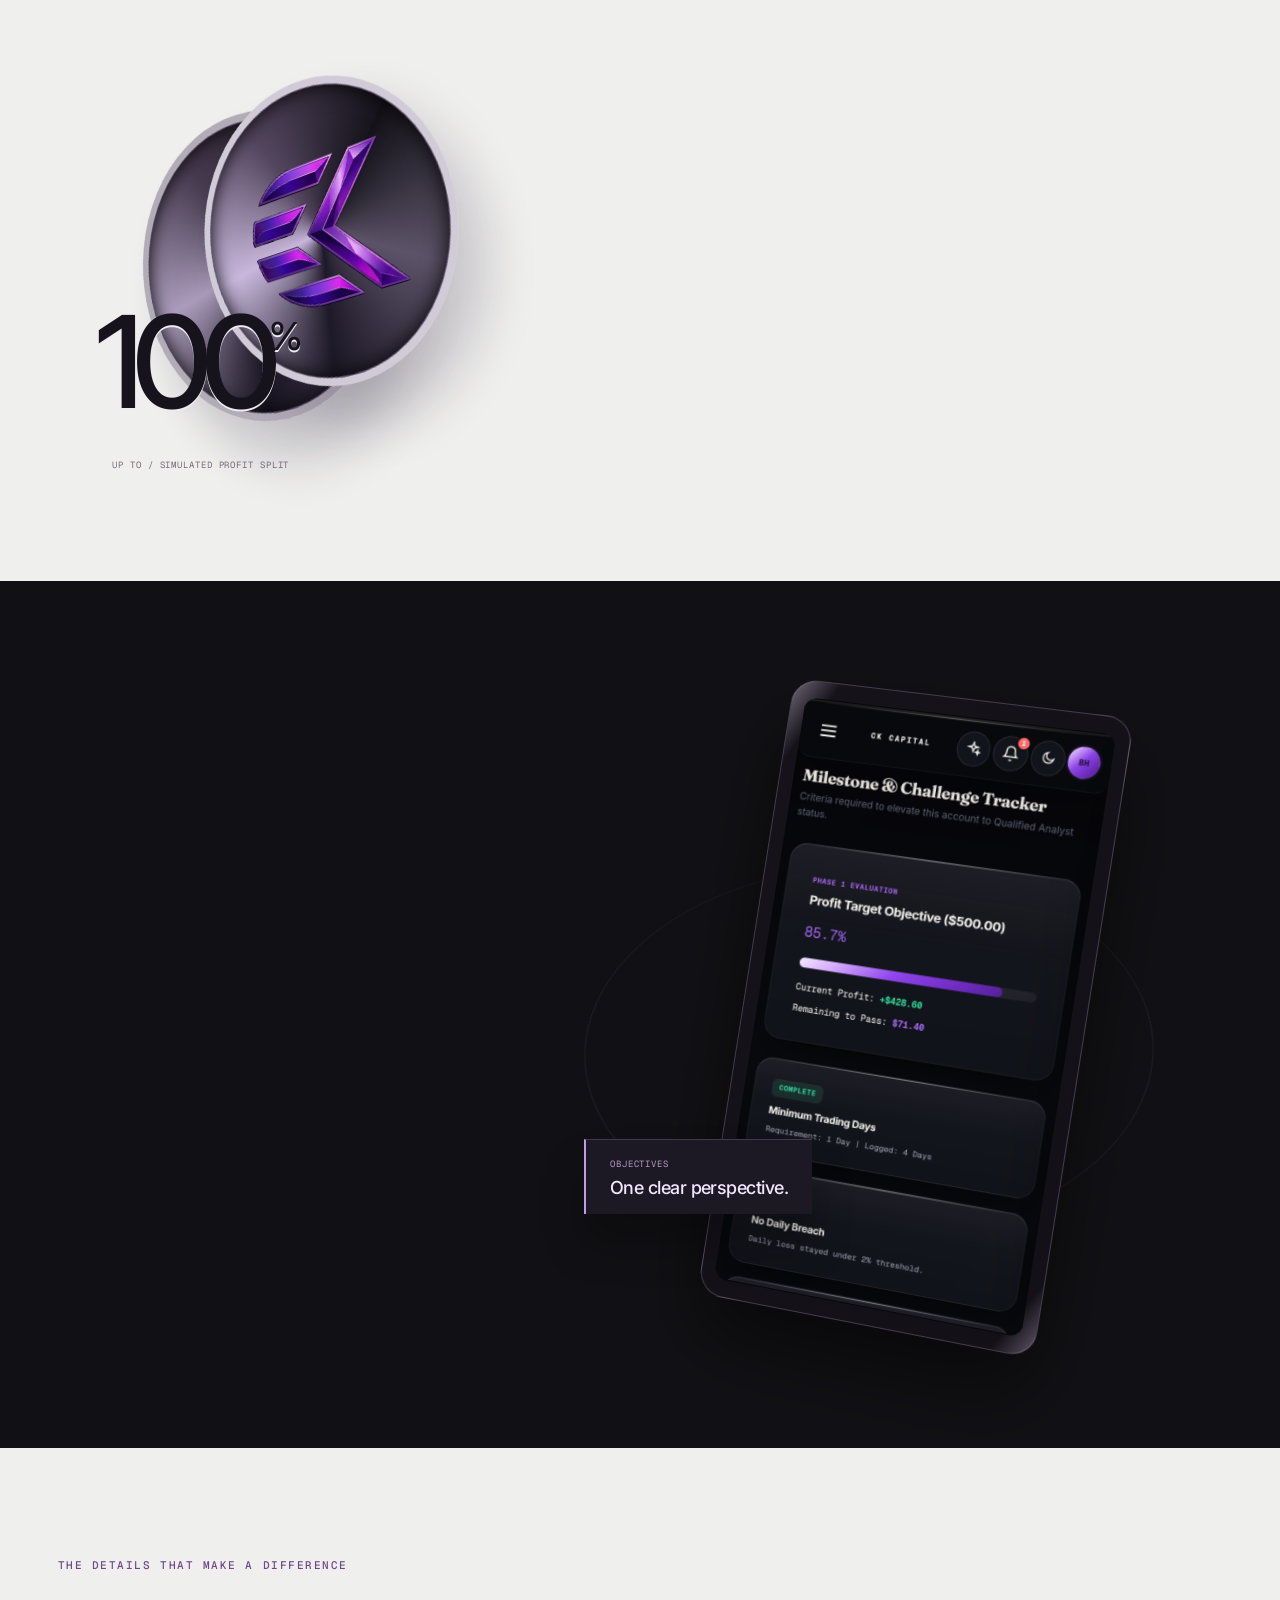
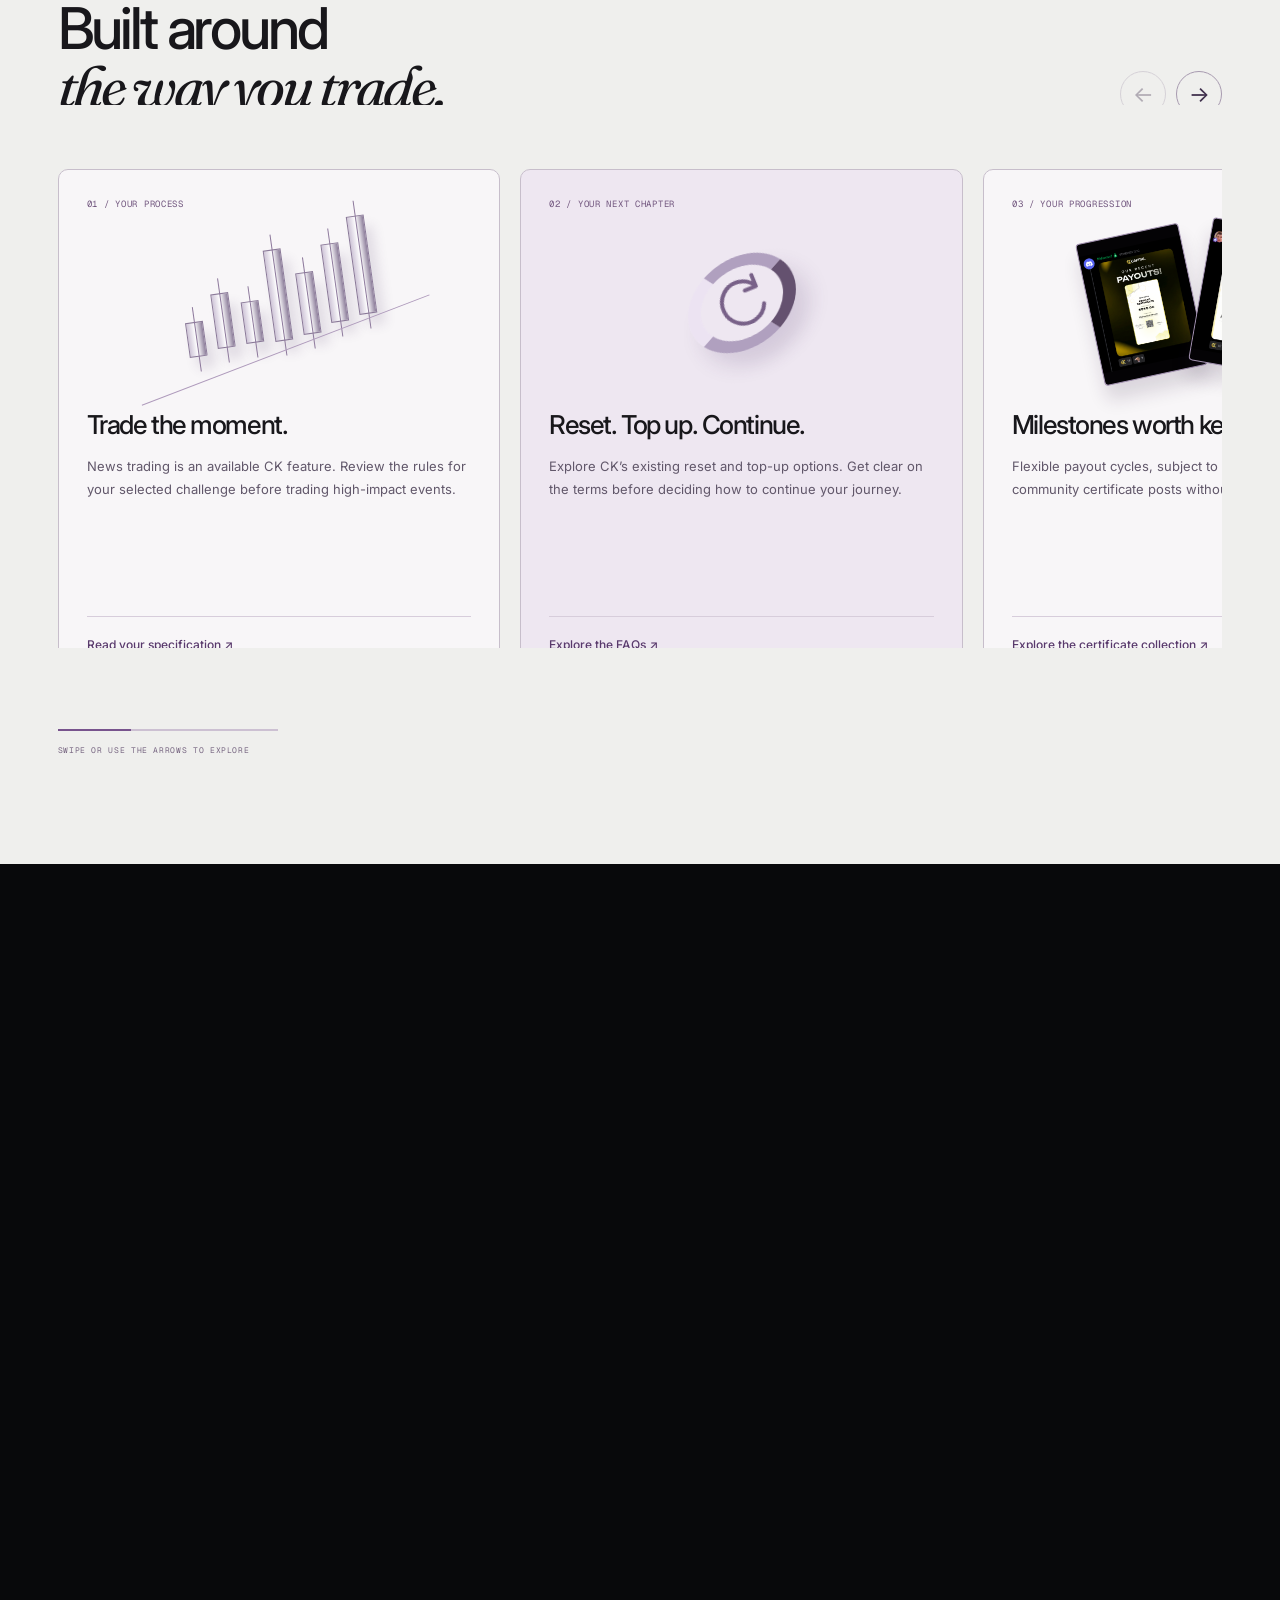
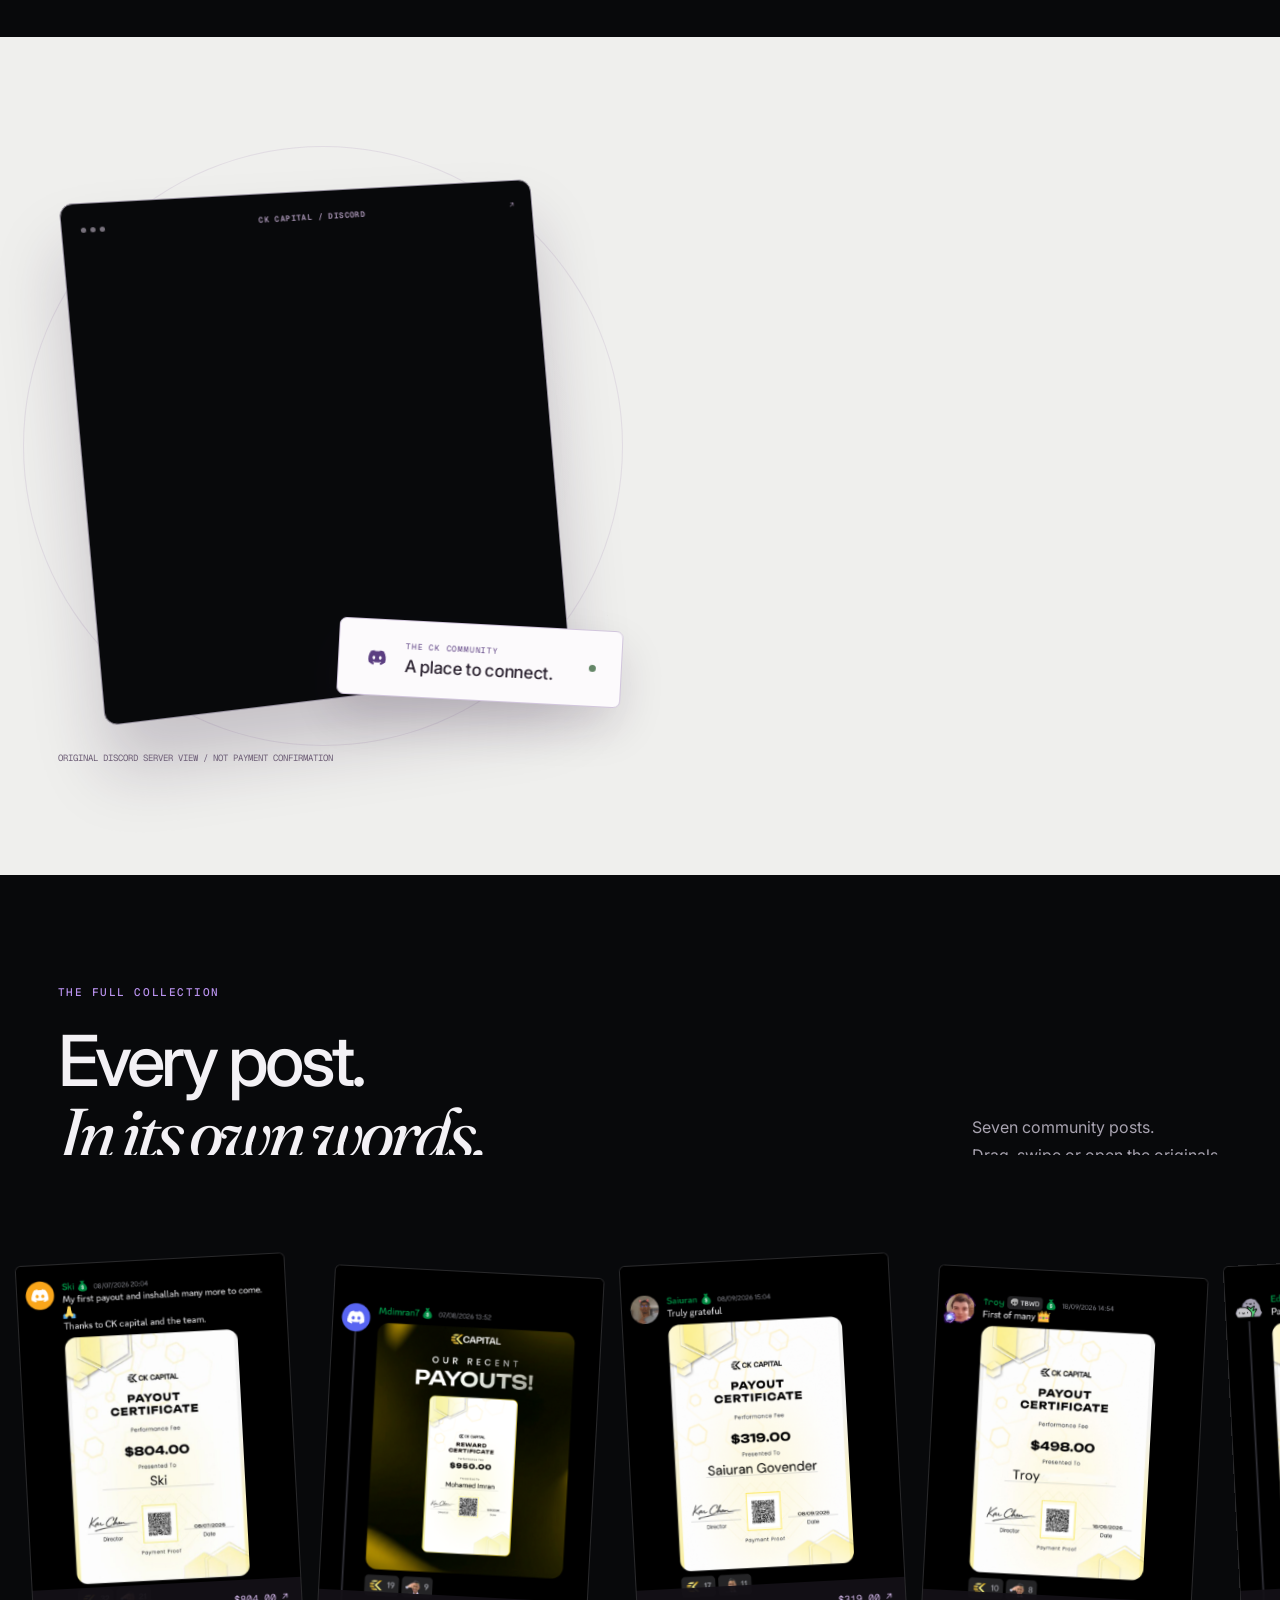
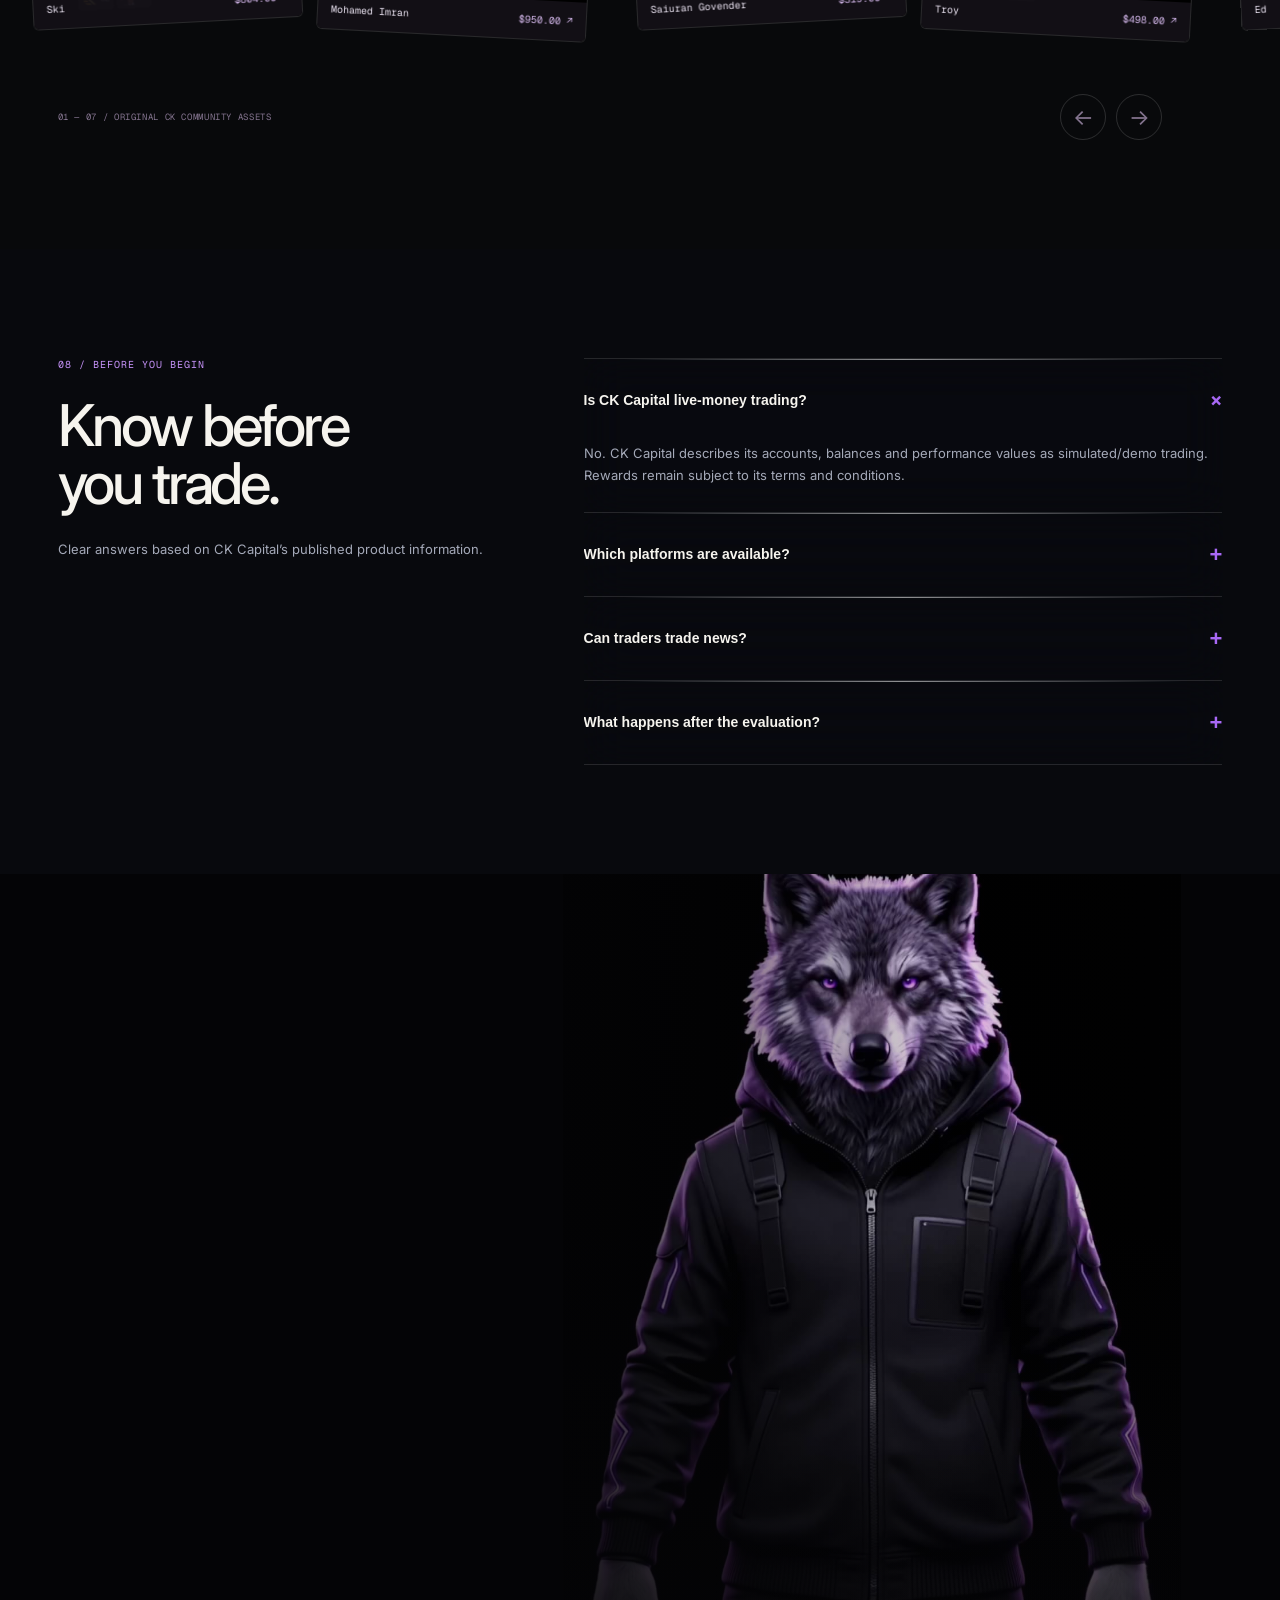
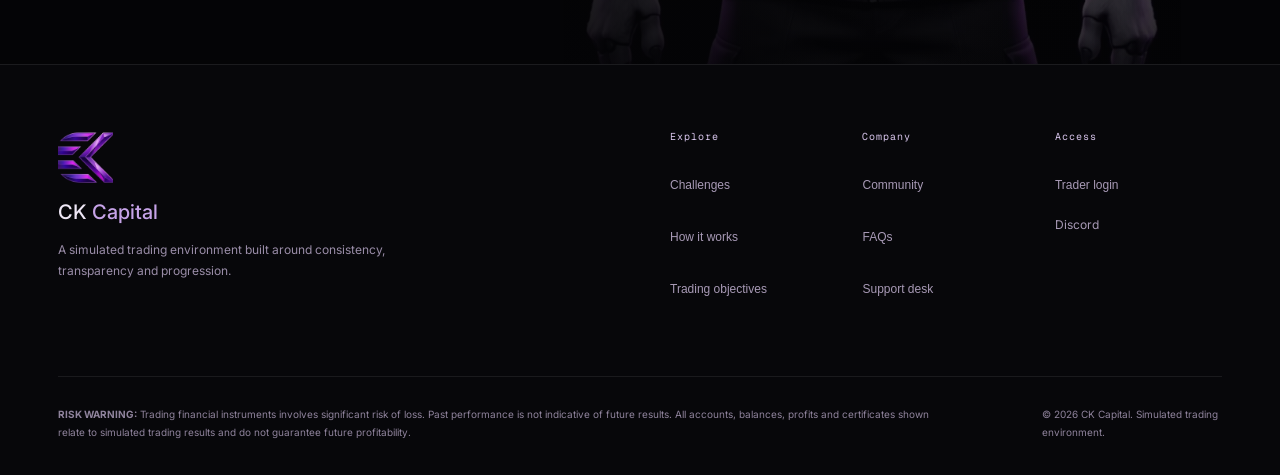
<file: checkout.html>
<!doctype html>
<html lang="en">
<head>
  <meta charset="utf-8" />
  <meta name="viewport" content="width=device-width, initial-scale=1" />
  <meta http-equiv="refresh" content="0; url=index.html#checkout" />
  <title>CK Capital</title>
</head>
<body></body>
</html>
</file>
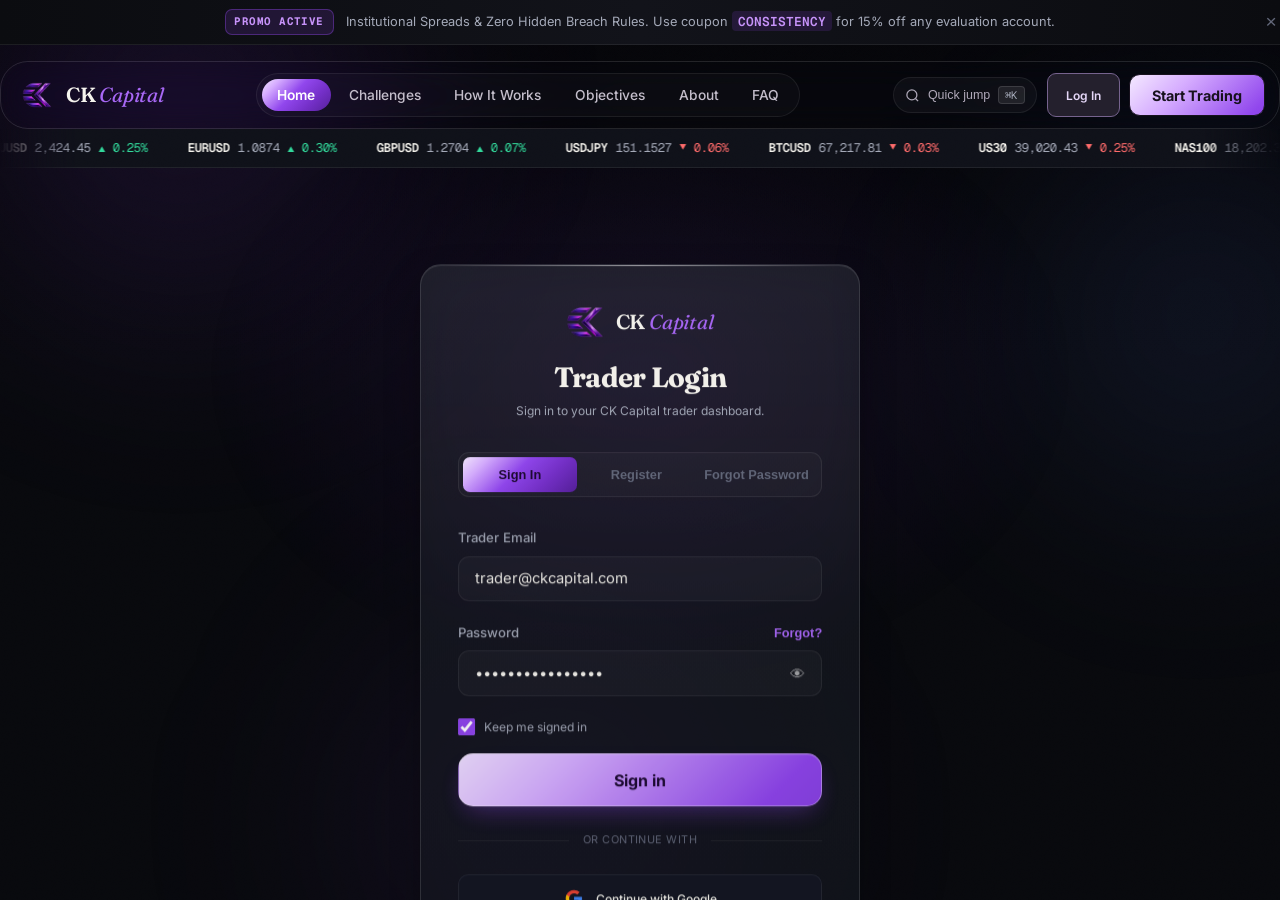
<file: dashboard.html>
<!doctype html>
<html lang="en">
<head>
  <meta charset="utf-8" />
  <meta name="viewport" content="width=device-width, initial-scale=1" />
  <meta http-equiv="refresh" content="0; url=index.html#dashboard" />
  <title>CK Capital</title>
</head>
<body></body>
</html>
</file>
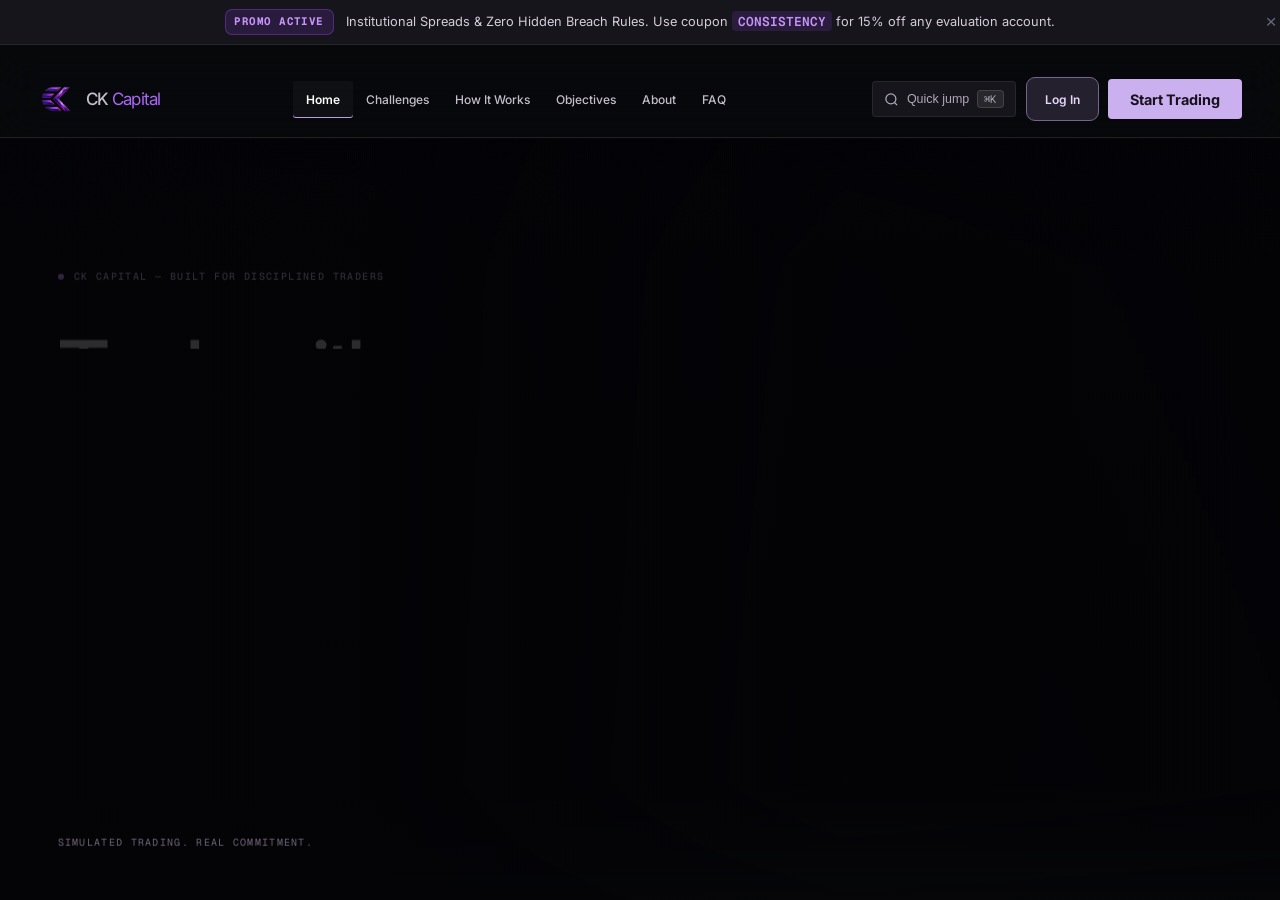
<file: faq.html>
<!doctype html>
<html lang="en">
<head>
  <meta charset="utf-8" />
  <meta name="viewport" content="width=device-width, initial-scale=1" />
  <meta http-equiv="refresh" content="0; url=index.html#faq-sec" />
  <title>CK Capital</title>
</head>
<body></body>
</html>
</file>
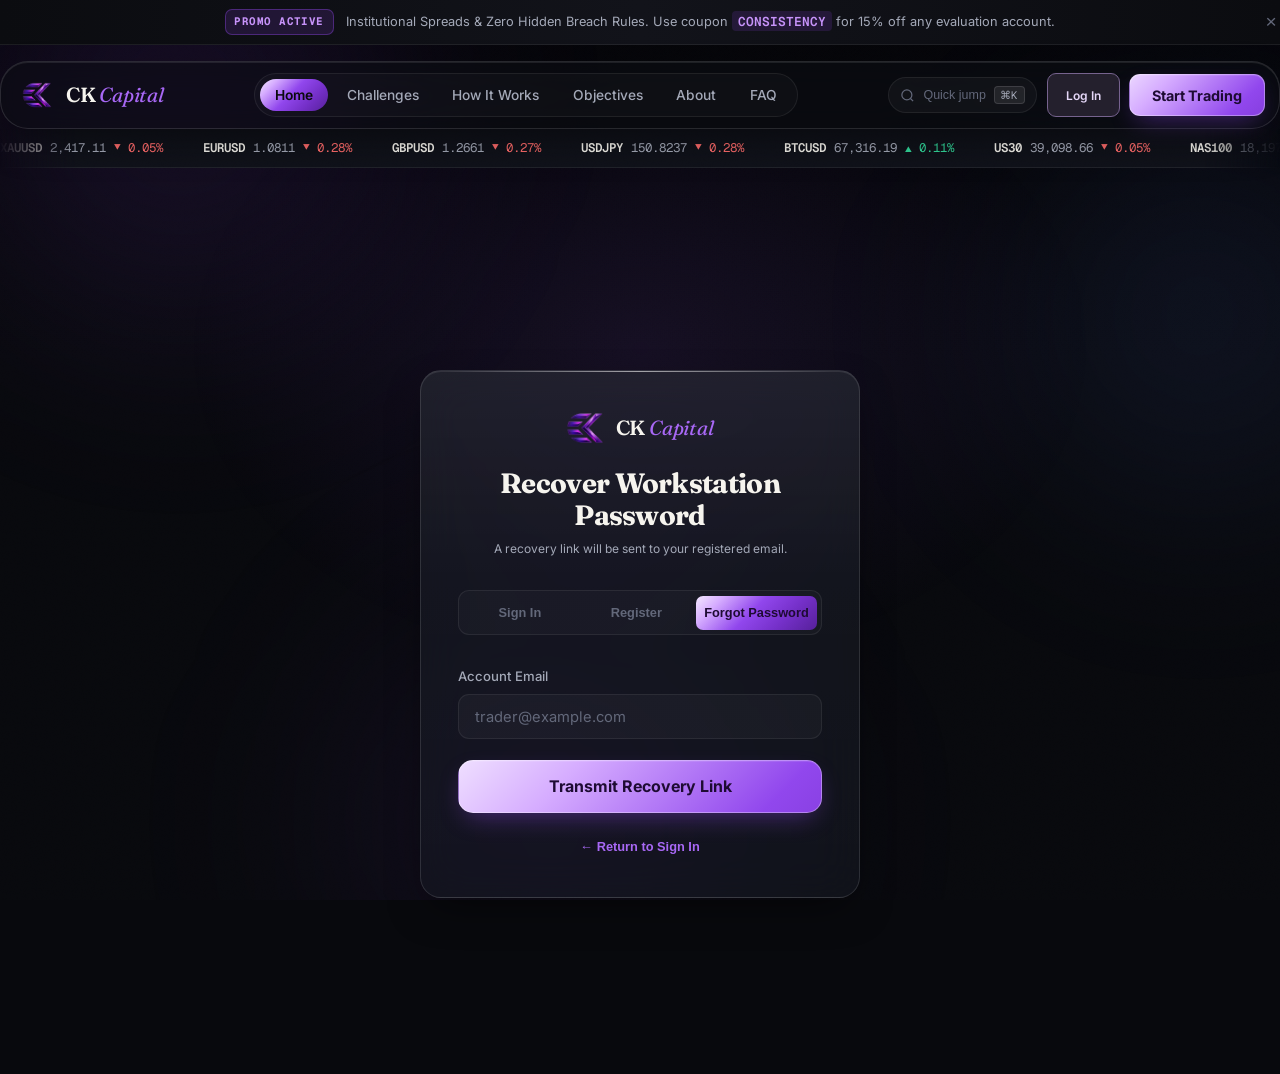
<file: forgot-password.html>
<!doctype html>
<html lang="en">
<head>
  <meta charset="utf-8" />
  <meta name="viewport" content="width=device-width, initial-scale=1" />
  <meta http-equiv="refresh" content="0; url=index.html#forgot" />
  <title>CK Capital</title>
</head>
<body></body>
</html>
</file>
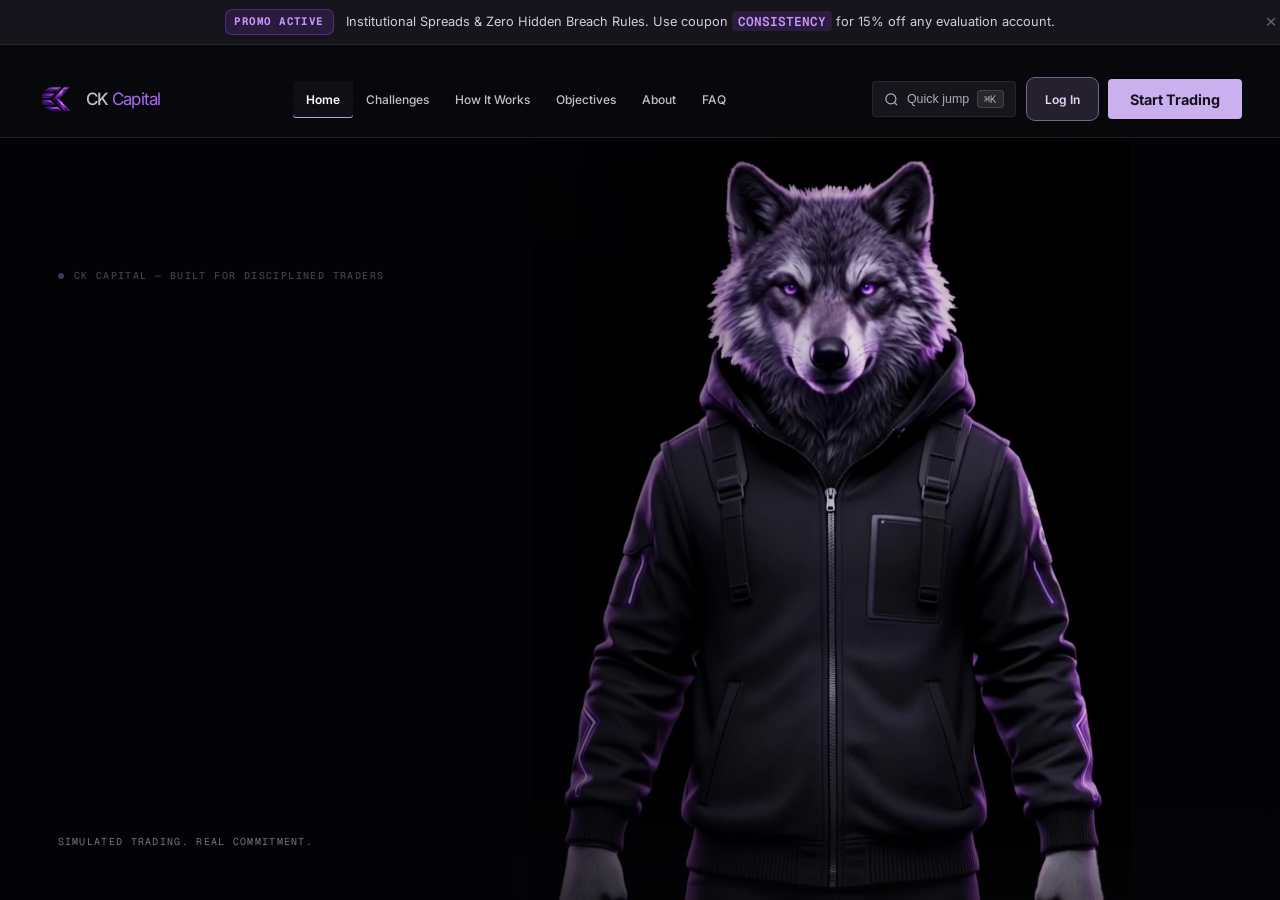
<file: how-it-works.html>
<!doctype html>
<html lang="en">
<head>
  <meta charset="utf-8" />
  <meta name="viewport" content="width=device-width, initial-scale=1" />
  <meta http-equiv="refresh" content="0; url=index.html#how-it-works-sec" />
  <title>CK Capital</title>
</head>
<body></body>
</html>
</file>
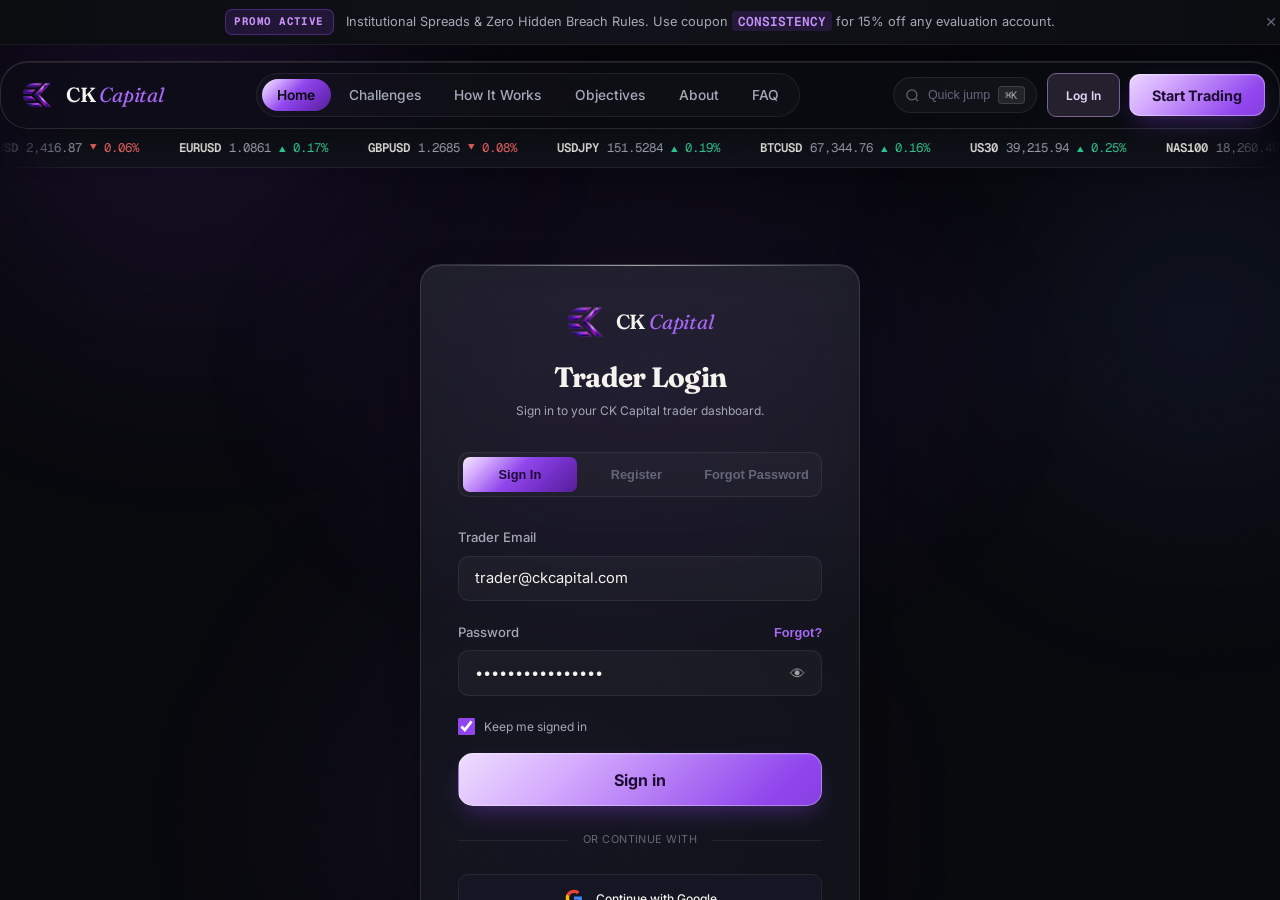
<file: login.html>
<!doctype html>
<html lang="en">
<head>
  <meta charset="utf-8" />
  <meta name="viewport" content="width=device-width, initial-scale=1" />
  <meta http-equiv="refresh" content="0; url=index.html#login" />
  <title>CK Capital</title>
</head>
<body></body>
</html>
</file>
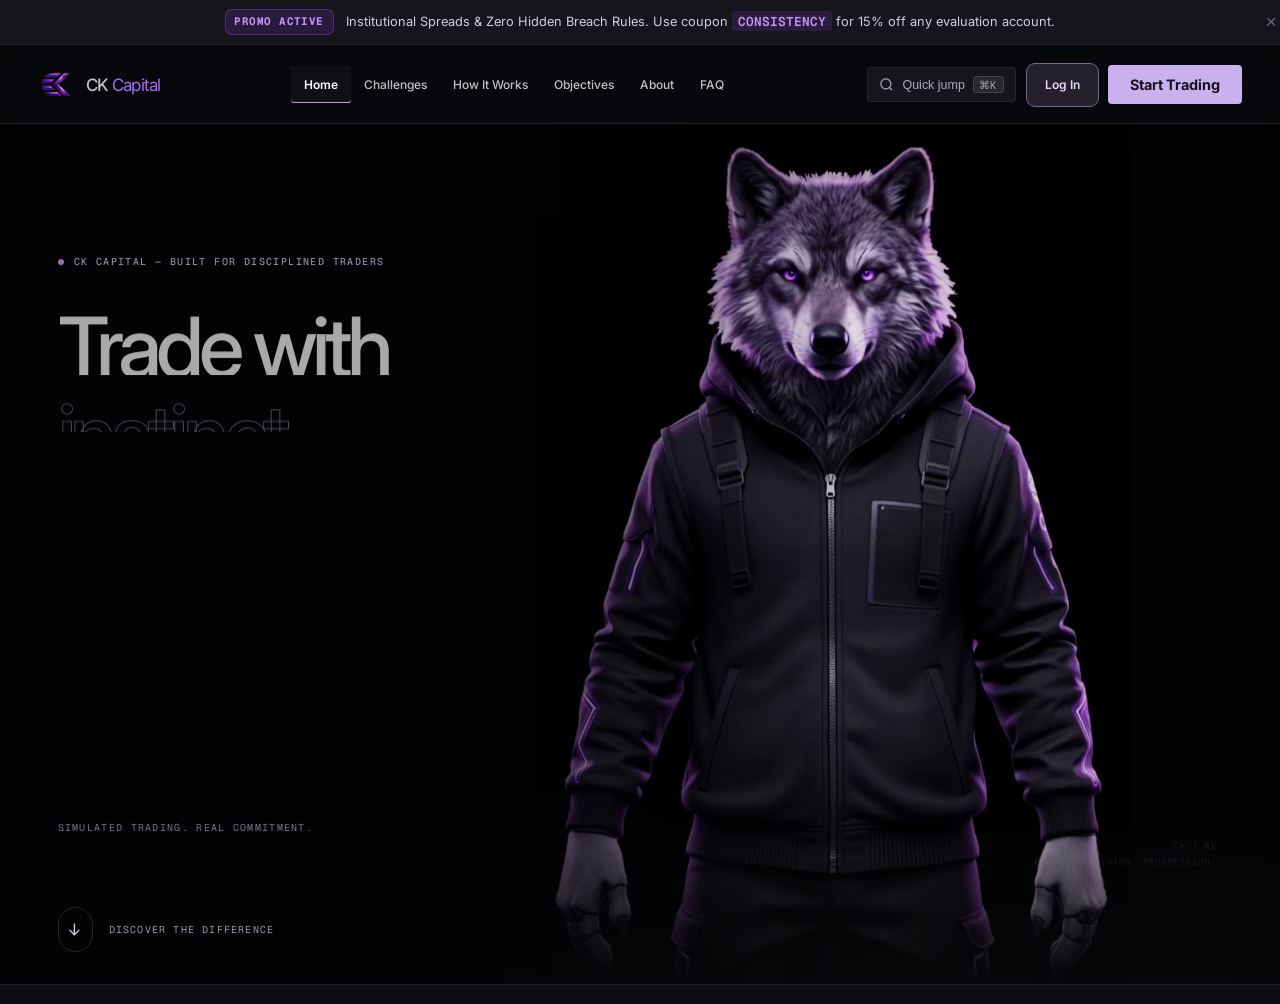
<file: objectives.html>
<!doctype html>
<html lang="en">
<head>
  <meta charset="utf-8" />
  <meta name="viewport" content="width=device-width, initial-scale=1" />
  <meta http-equiv="refresh" content="0; url=index.html#objectives-sec" />
  <title>CK Capital</title>
</head>
<body></body>
</html>
</file>
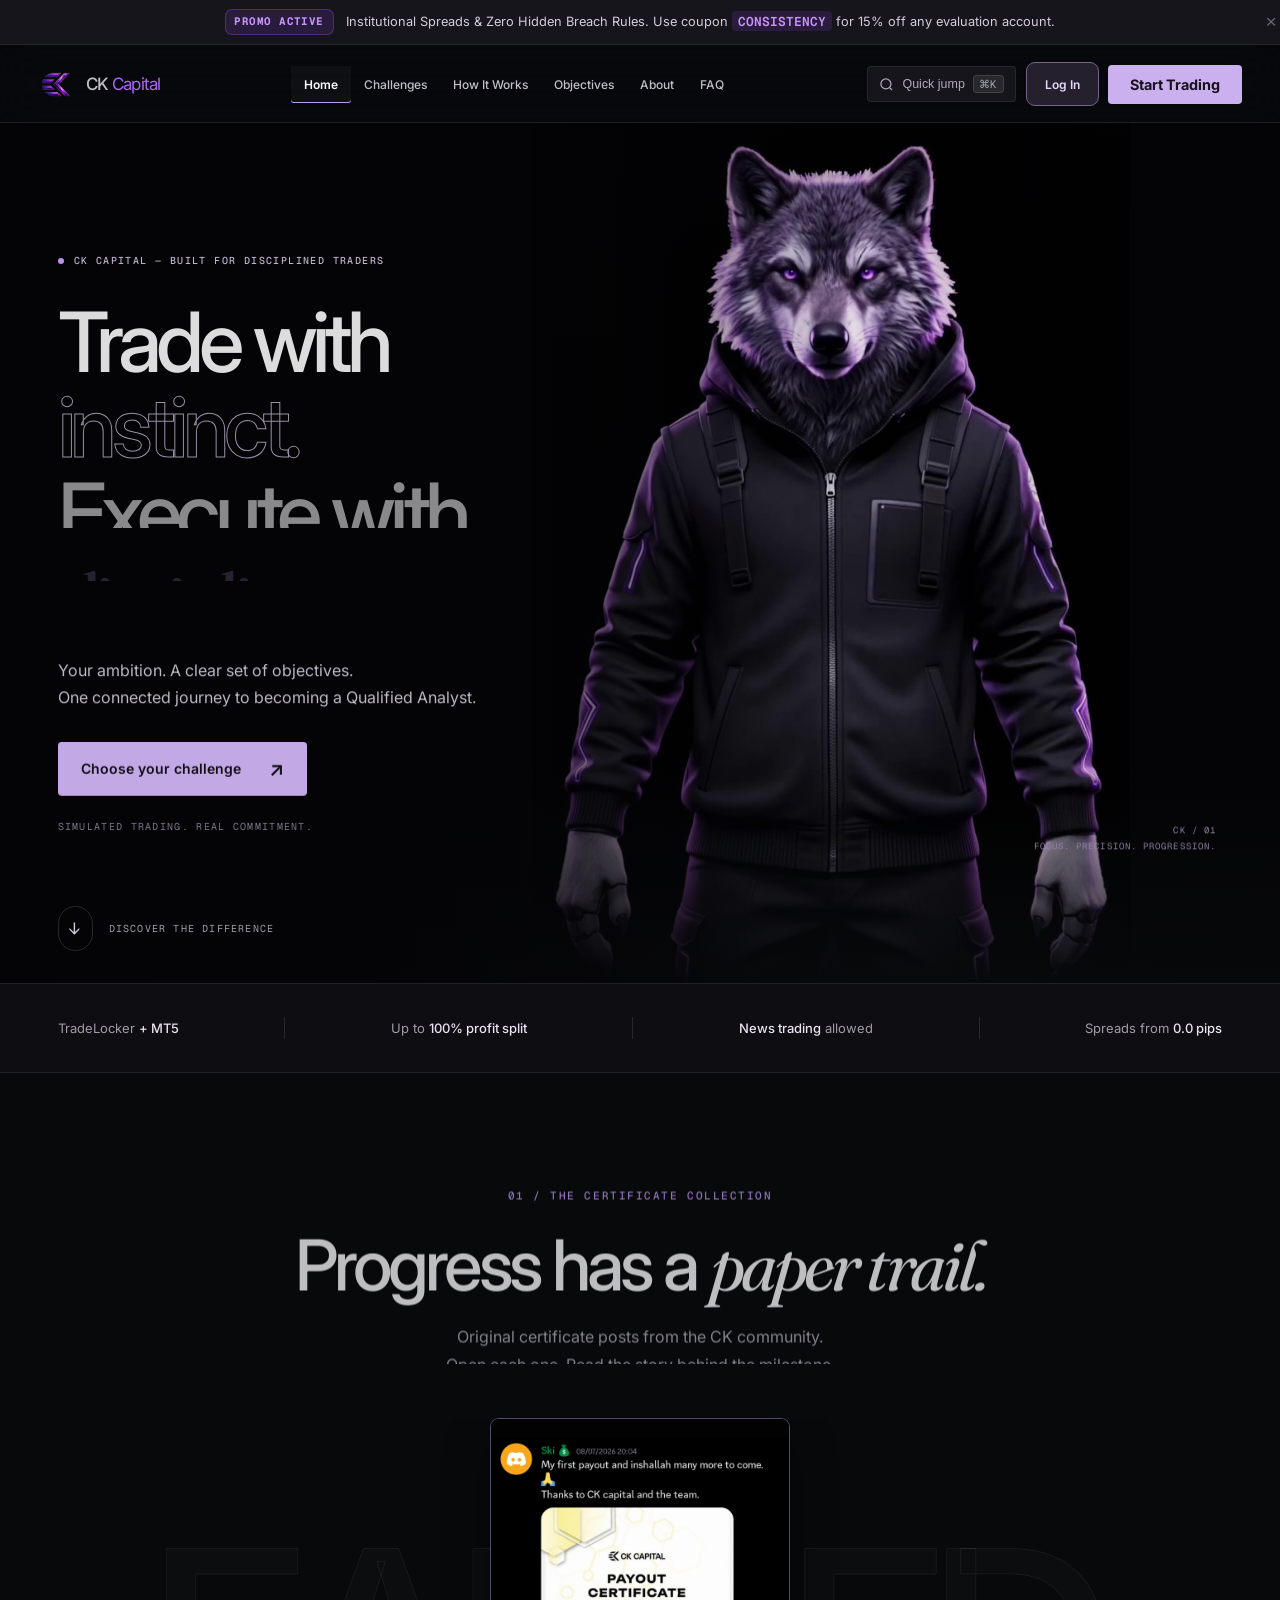
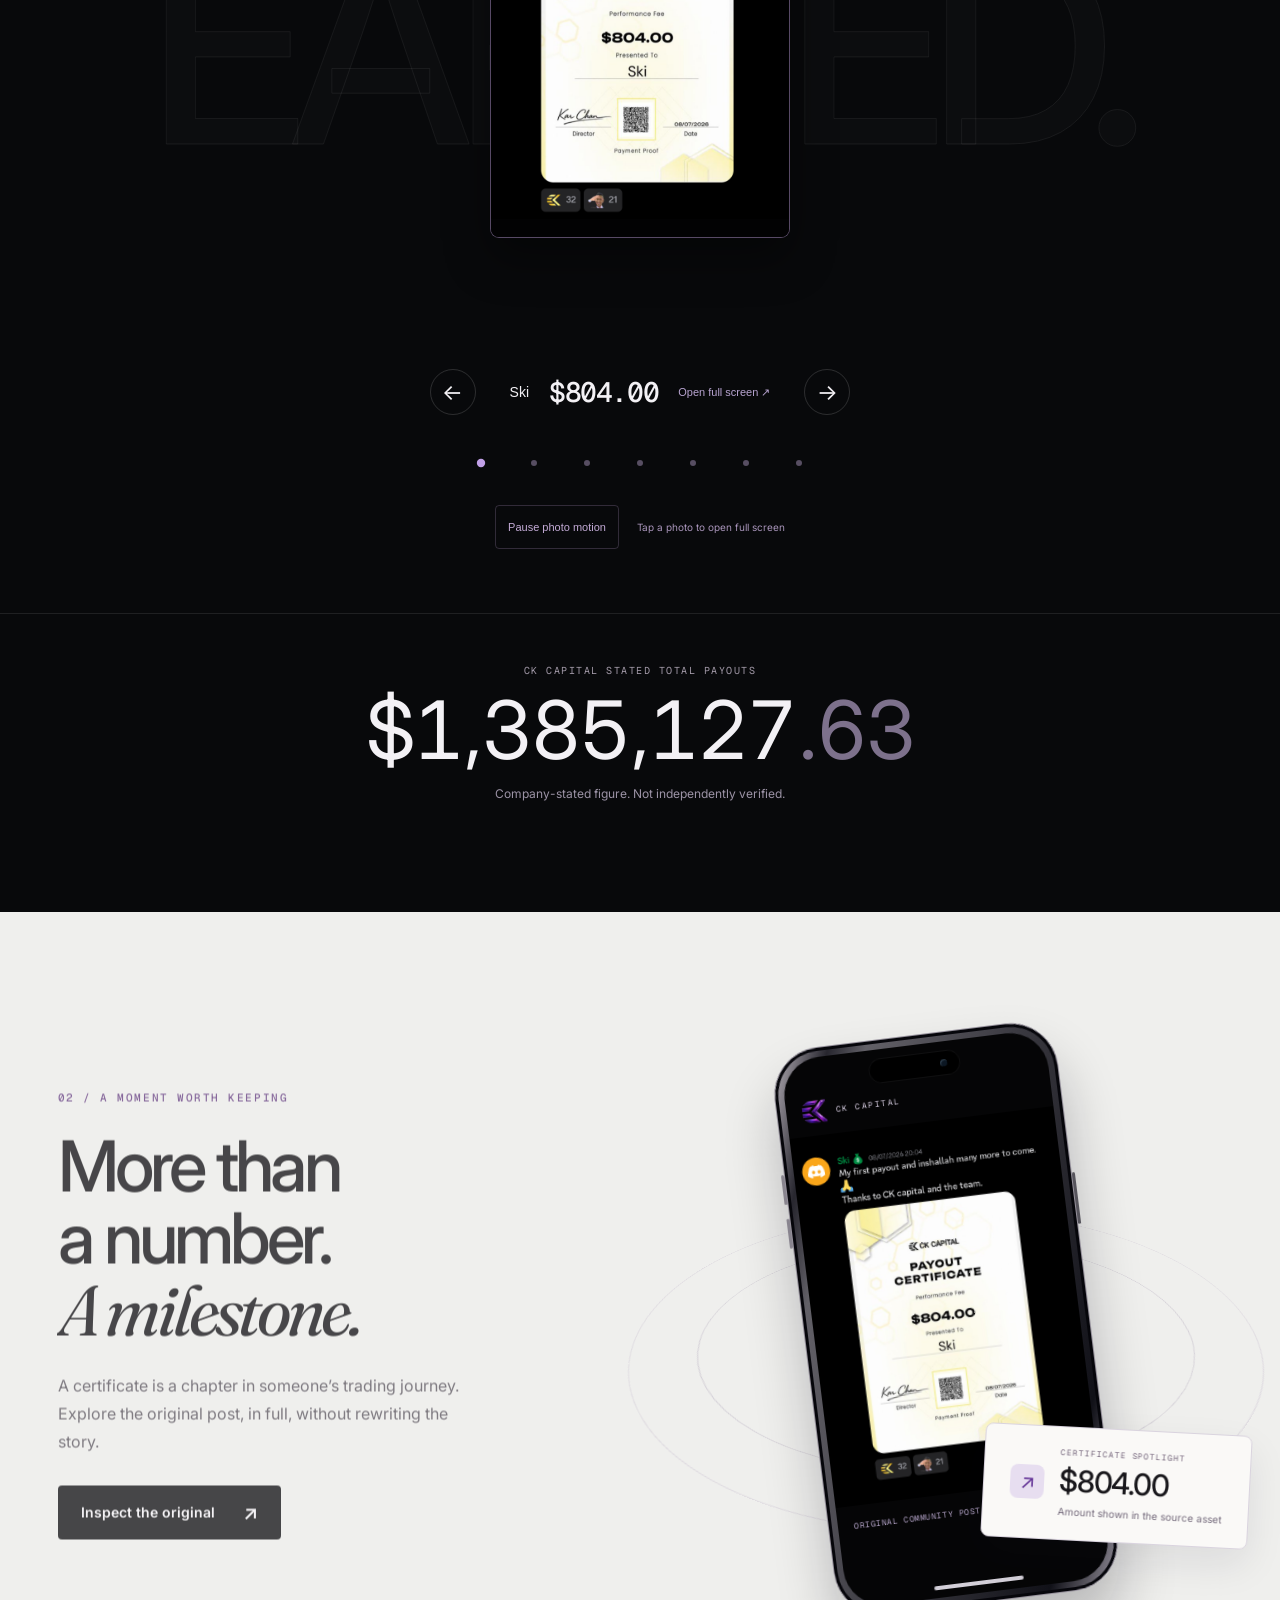
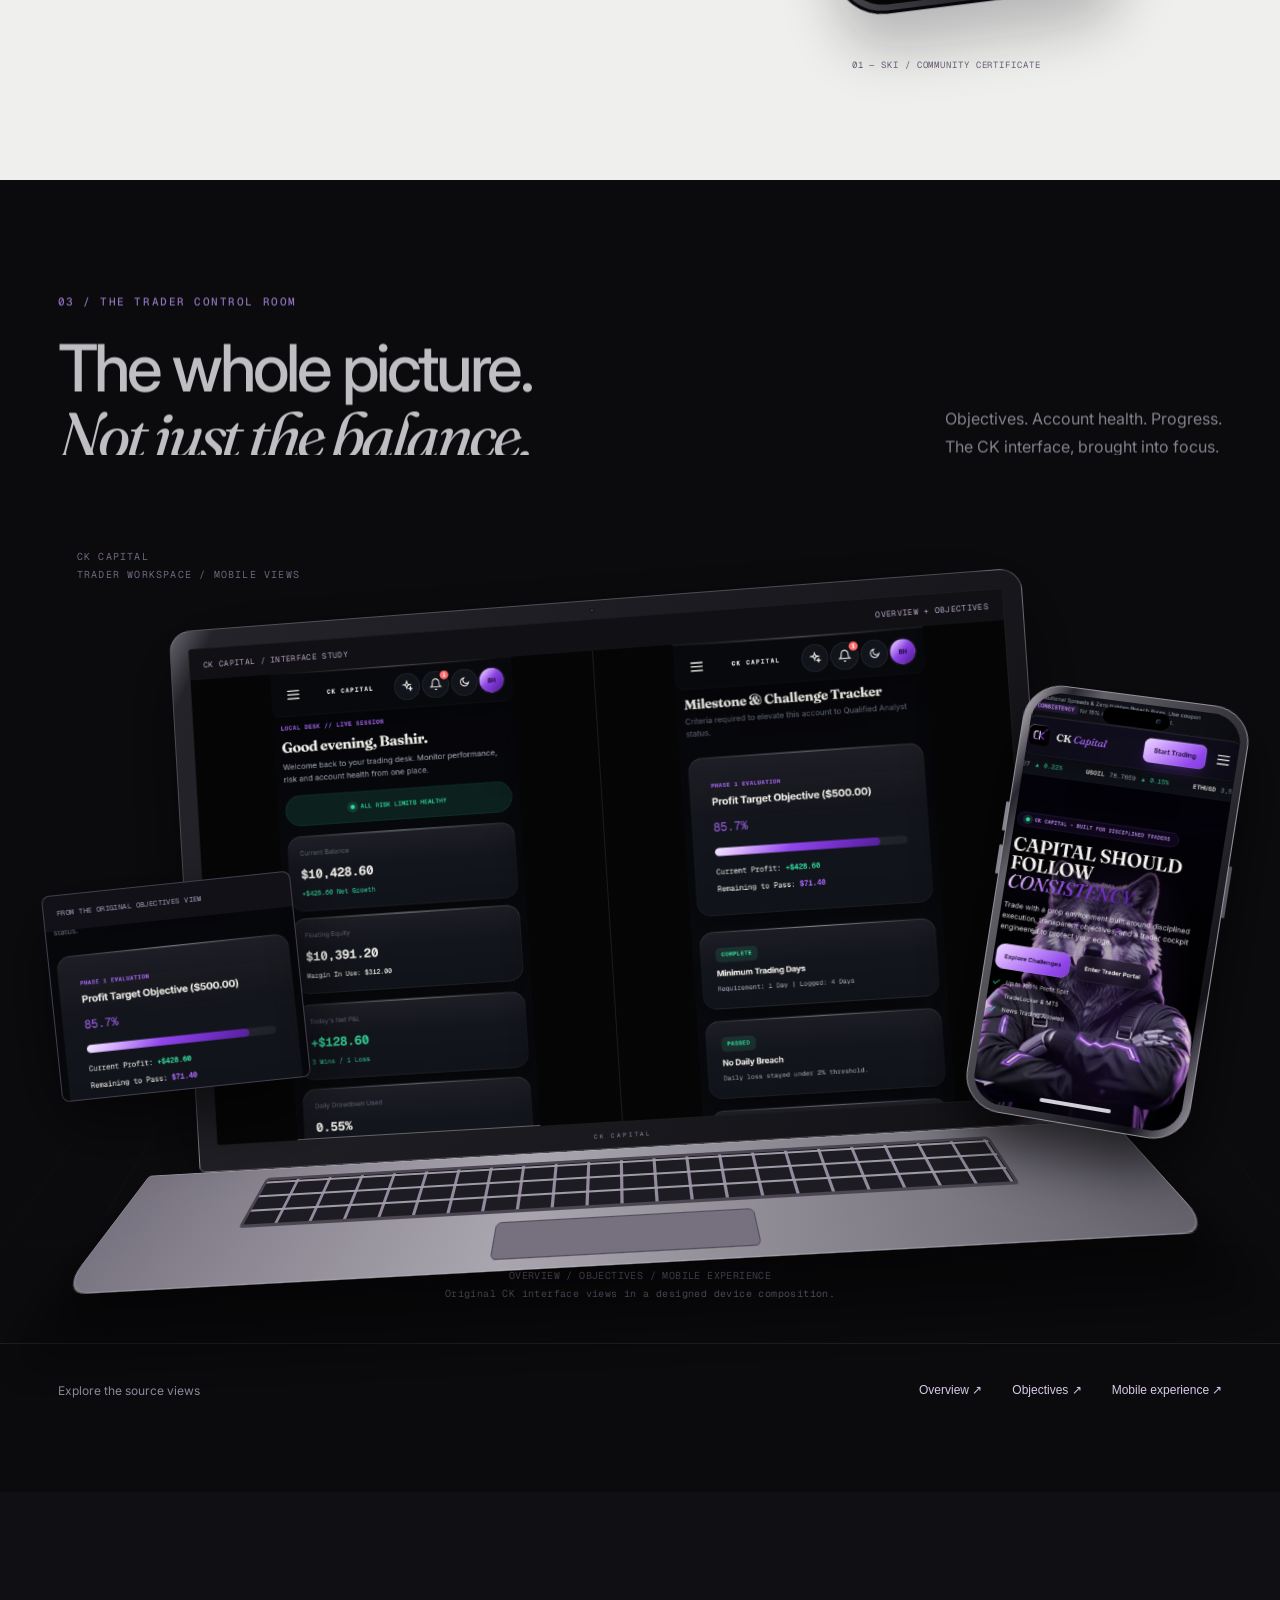
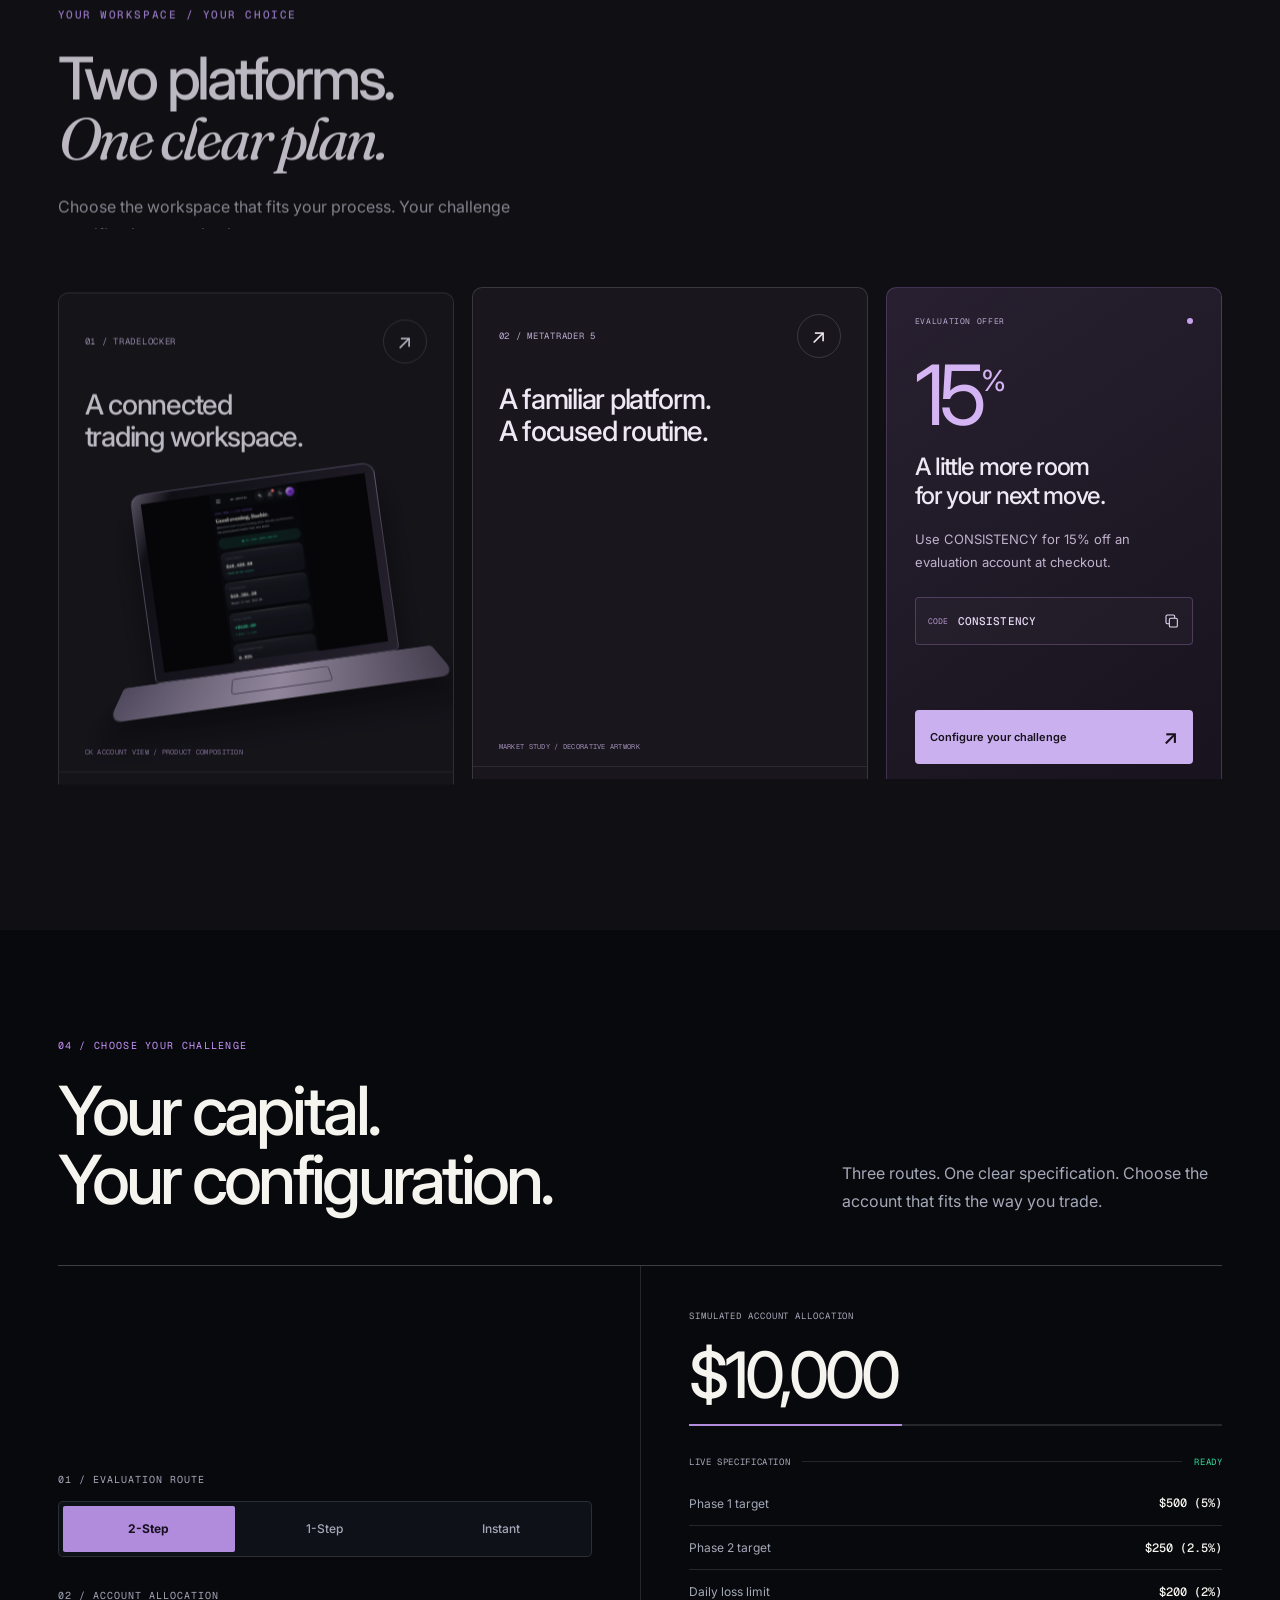
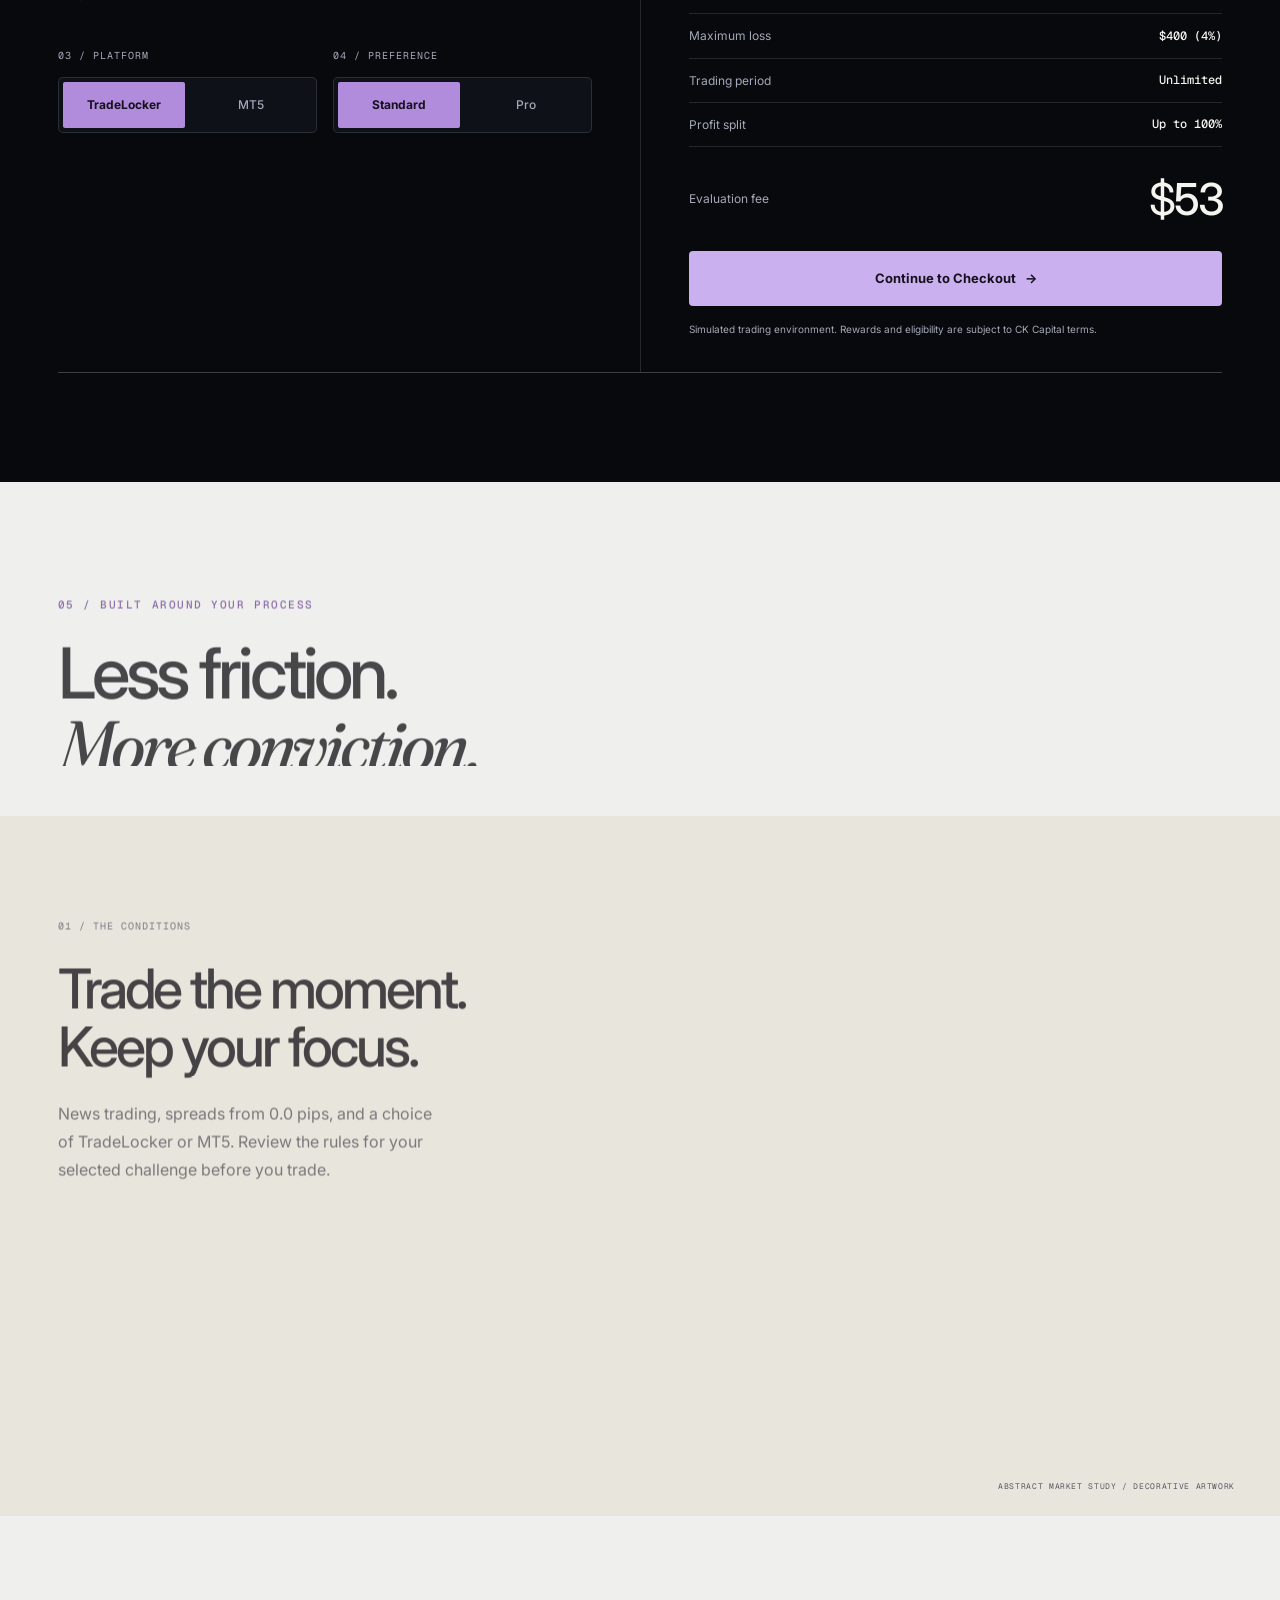
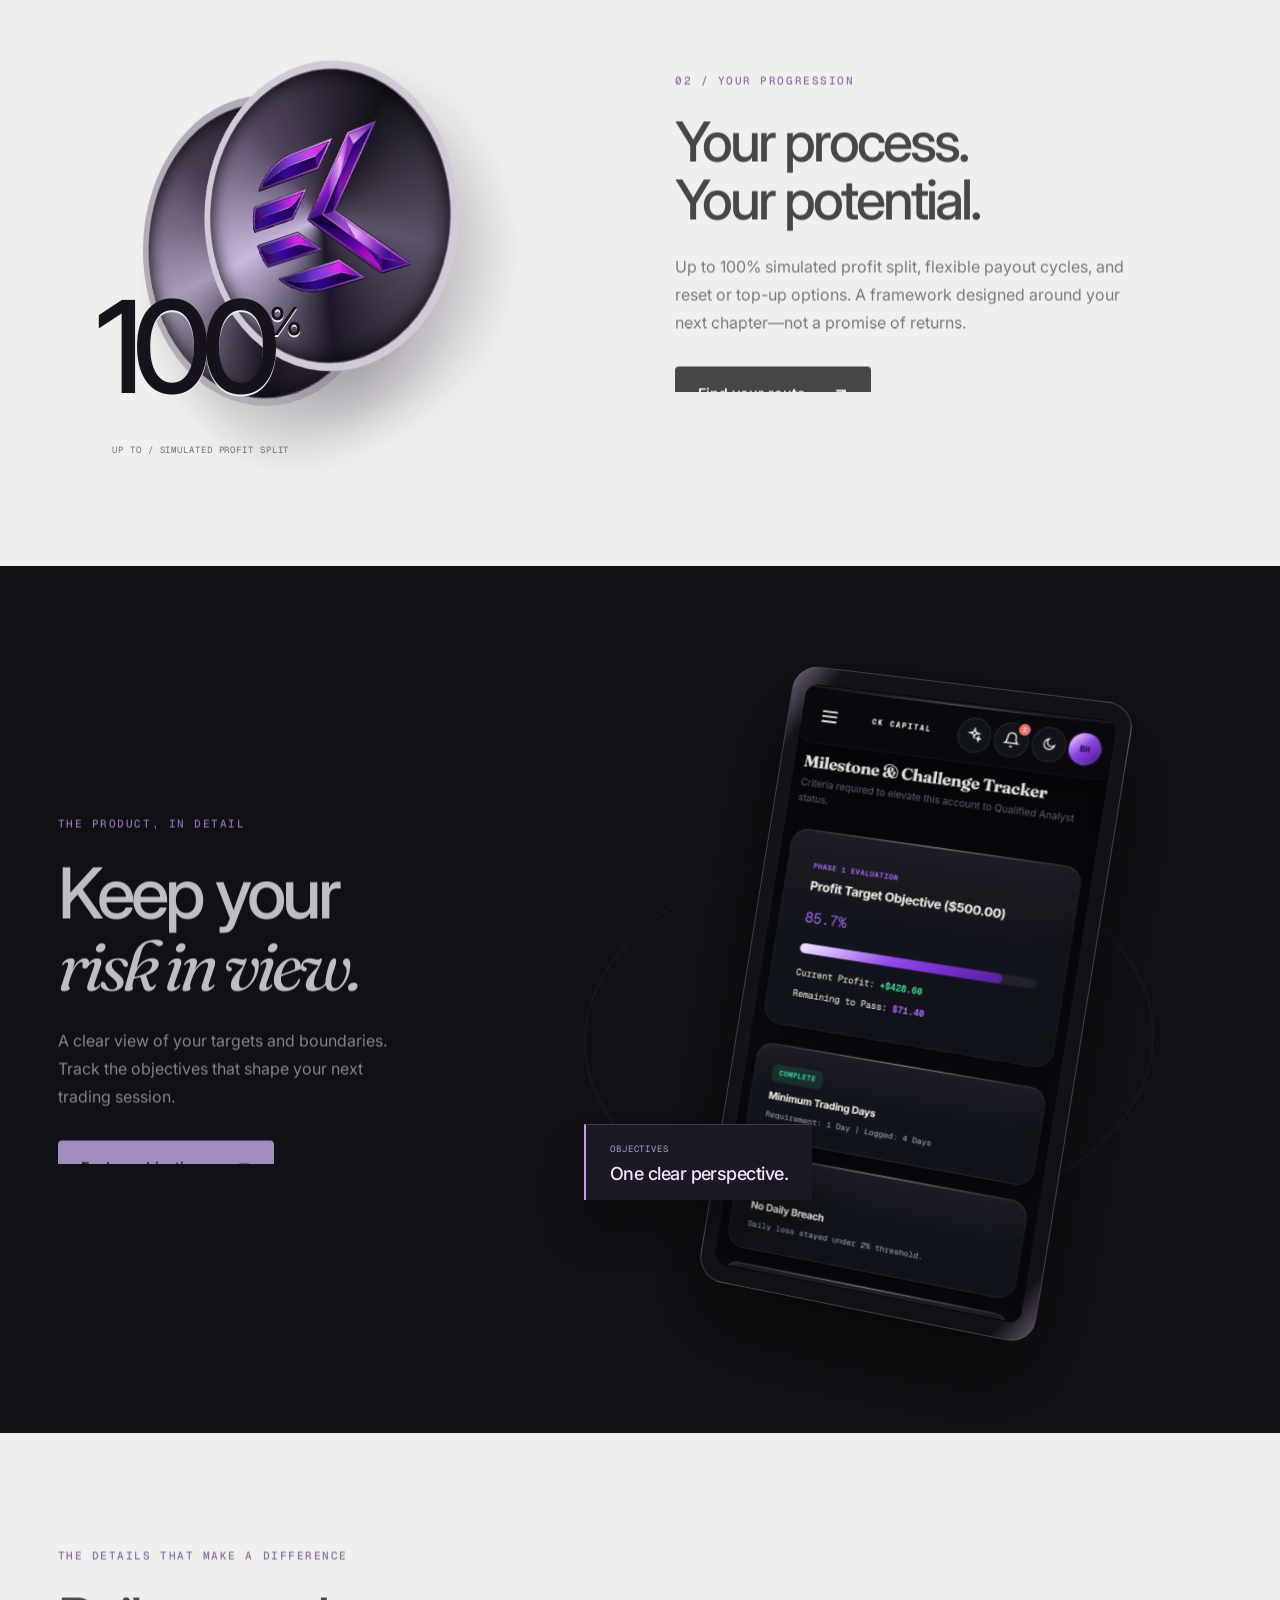
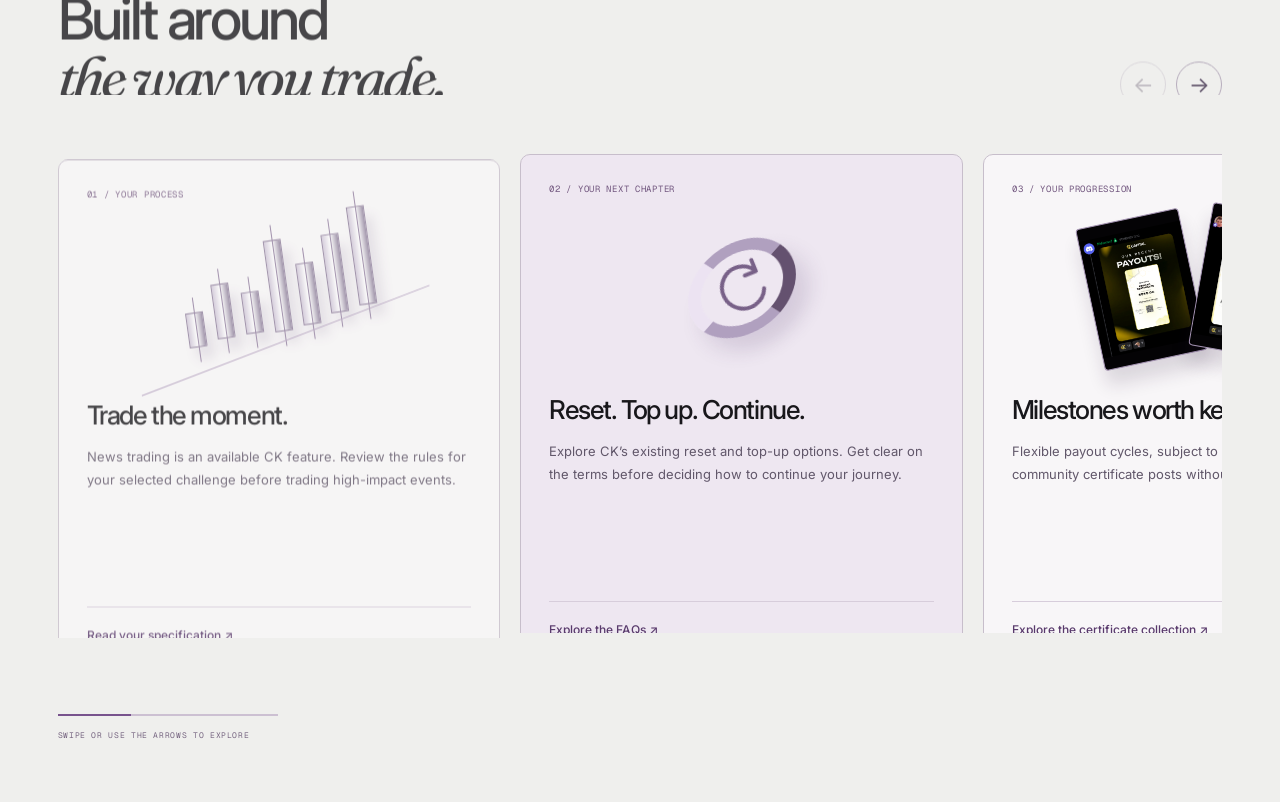
<file: register.html>
<!doctype html>
<html lang="en">
<head>
  <meta charset="utf-8" />
  <meta name="viewport" content="width=device-width, initial-scale=1" />
  <meta http-equiv="refresh" content="0; url=index.html#register" />
  <title>CK Capital</title>
</head>
<body></body>
</html>
</file>
<file: styles.css>
/* ============================================================================
   CK CAPITAL — DESIGN SYSTEM v2 "AURUM"
   Graphite obsidian surfaces, liquid-glass panels, vivid violet accents.
   Typography: Fraunces (display/editorial) + Inter (UI) + Geist Mono (data).
   ============================================================================ */

:root {
  /* ---- Core surfaces (layered, not flat) ---- */
  --bg-void:      #050509;
  --bg-core:      #08090d;
  --bg-surface:   #0f1119;
  --bg-surface-2: #151824;
  --bg-surface-elevated: #1a1d29;
  --bg-card:      rgba(23, 25, 34, 0.6);
  --bg-card-solid: #14161f;
  --bg-glass:     rgba(18, 20, 27, 0.52);
  --bg-glass-strong: rgba(21, 23, 31, 0.78);
  --bg-hairline:  rgba(255, 255, 255, 0.06);

  /* ---- Metallic gold system (foil gradient, multi-stop) ---- */
  /* ---- Metallic accent system (foil gradient, multi-stop) — purple, per brand refresh ---- */
  --gold-100: #f4e9ff;
  --gold-200: #e1c2ff;
  --gold-300: #c793fa;
  --gold-400: #a868f5;
  --gold-500: #9147ed; /* canonical mid-accent — referenced directly by app.js SVG chart, do not rename */
  --gold-600: #7530c9;
  --gold-700: #56209a;
  --gold-foil: linear-gradient(135deg, #f4e9ff 0%, #d6adff 18%, #9147ed 46%, #7530c9 72%, #56209a 100%);
  --gold-foil-soft: linear-gradient(135deg, #e1c2ff 0%, #9147ed 55%, #6b2ba8 100%);
  --gold-line: linear-gradient(90deg, transparent, rgba(145, 71, 237, 0.85), transparent);
  --gold-glow: 0 0 1px rgba(145, 71, 237, 0.6), 0 0 40px rgba(145, 71, 237, 0.22);
  --gold-glow-strong: 0 0 0 1px rgba(145, 71, 237, 0.5), 0 8px 50px rgba(145, 71, 237, 0.35);

  /* ---- Typography ---- */
  --text-primary: #f6f4ee;
  --text-secondary: #a4a9b8;
  --text-muted: #63687a;
  --text-inverse: #0a0a0d;

  /* ---- State accents ---- */
  --state-success: #32d99b;
  --state-success-bg: rgba(50, 217, 155, 0.12);
  --state-danger: #ff6b6b;
  --state-danger-bg: rgba(255, 107, 107, 0.12);
  --state-warning: #fdb750;
  --state-warning-bg: rgba(253, 183, 80, 0.12);
  --state-info: #5aa9ff;
  --state-info-bg: rgba(90, 169, 255, 0.12);

  /* ---- Borders ---- */
  --border-subtle: rgba(255, 255, 255, 0.07);
  --border-gold: rgba(145, 71, 237, 0.38);
  --border-glass: rgba(255, 255, 255, 0.12);
  --border-glass-strong: rgba(255, 255, 255, 0.22);

  /* ---- Radius scale (soft superellipse feel) ---- */
  --radius-xs: 7px;
  --radius-sm: 11px;
  --radius-md: 15px;
  --radius-lg: 21px;
  --radius-xl: 28px;
  --radius-full: 999px;

  /* ---- Shadow scale ---- */
  --shadow-xs: 0 1px 2px rgba(0, 0, 0, 0.3);
  --shadow-sm: 0 4px 14px rgba(0, 0, 0, 0.28);
  --shadow-md: 0 16px 40px -12px rgba(0, 0, 0, 0.55);
  --shadow-lg: 0 30px 80px -24px rgba(0, 0, 0, 0.65);
  --shadow-inset-top: inset 0 1px 0 rgba(255, 255, 255, 0.09);
  --shadow-inset-edge: inset 0 0 0 1px rgba(255, 255, 255, 0.05);

  /* ---- Fonts ---- */
  --font-display: 'Fraunces', 'Iowan Old Style', Georgia, serif;
  --font-sans: 'Inter', -apple-system, BlinkMacSystemFont, 'Segoe UI', Roboto, sans-serif;
  --font-mono: 'Geist Mono', 'SF Mono', Menlo, Consolas, monospace;

  /* ---- Motion ---- */
  --tr-fast: 0.16s cubic-bezier(0.4, 0, 0.2, 1);
  --tr-smooth: 0.36s cubic-bezier(0.16, 1, 0.3, 1);
  --tr-spring: 0.55s cubic-bezier(0.2, 1.1, 0.3, 1);

  /* ---- Layout ---- */
  --sidebar-w: 276px;
  --sidebar-w-collapsed: 84px;
  --header-h: 84px;
}

/* TECHNICAL LIGHT THEME — warm platinum, not flat white */
body[data-theme="light"] {
  color-scheme: light;
  --bg-void:      #eef0f4;
  --bg-core:      #f3f4f8;
  --bg-surface:   #ffffff;
  --bg-surface-2: #f6f7fb;
  --bg-surface-elevated: #eceef4;
  --bg-card:      rgba(255, 255, 255, 0.72);
  --bg-card-solid: #ffffff;
  --bg-glass:     rgba(255, 255, 255, 0.6);
  --bg-glass-strong: rgba(255, 255, 255, 0.82);
  --bg-hairline:  rgba(10, 12, 20, 0.07);

  --text-primary: #14151c;
  --text-secondary: #4d5262;
  --text-muted: #8991a3;
  --text-inverse: #ffffff;

  --border-subtle: rgba(10, 12, 24, 0.09);
  --border-gold: rgba(117, 48, 201, 0.4);
  --border-glass: rgba(10, 12, 24, 0.1);
  --border-glass-strong: rgba(10, 12, 24, 0.16);

  --gold-500: #7530c9;
  --gold-600: #56209a;
  --gold-foil: linear-gradient(135deg, #4a1c7a 0%, #7530c9 46%, #a868f5 100%);

  --shadow-inset-top: inset 0 1px 0 rgba(255, 255, 255, 0.9);
  --shadow-sm: 0 4px 14px rgba(20, 21, 28, 0.08);
  --shadow-md: 0 16px 40px -12px rgba(20, 21, 28, 0.14);
  --shadow-lg: 0 30px 80px -24px rgba(20, 21, 28, 0.18);
}

/* ==========================================================================
   RESET & BASE
   ========================================================================== */
* { margin: 0; padding: 0; box-sizing: border-box; }

html {
  font-size: 16px;
  scroll-behavior: smooth;
  background-color: var(--bg-core);
  color-scheme: dark;
  /* clip, not hidden: "hidden" implies a scroll container, and per the CSS
     Overflow spec, setting overflow-x alone (leaving overflow-y at its
     default "visible") forces overflow-y to compute as "auto" — which
     silently breaks position:sticky on descendants like the header, since
     it changes what counts as the nearest scrolling ancestor. "clip" is
     exempt from that rule, so it blocks the off-canvas drawer's horizontal
     reach without any of that side effect. */
  overflow-x: clip;
}

body {
  position: relative;
  font-family: var(--font-sans);
  background-color: var(--bg-core);
  color: var(--text-primary);
  line-height: 1.6;
  -webkit-font-smoothing: antialiased;
  -moz-osx-font-smoothing: grayscale;
  overflow-x: clip;
  width: 100%;
  max-width: 100vw;
}

/* Ambient backdrop: solid base + film-grain. The three animated aurora
   blobs (added as real DOM elements right after <body>) sit on top of this
   for a slow, living drift instead of a static glow. */
body::before {
  content: '';
  position: fixed;
  inset: 0;
  z-index: 0;
  pointer-events: none;
  background: linear-gradient(180deg, var(--bg-void) 0%, var(--bg-core) 40%, var(--bg-core) 100%);
}

.aurora-bg { position: fixed; inset: 0; z-index: 0; pointer-events: none; overflow: hidden; }
.aurora-blob { position: absolute; border-radius: 50%; filter: blur(90px); will-change: transform; }
.aurora-blob.blob-a {
  width: 640px; height: 640px; top: -220px; left: -140px;
  background: radial-gradient(circle, rgba(145, 71, 237, 0.16), transparent 70%);
  animation: auroraDrift1 26s ease-in-out infinite;
}
.aurora-blob.blob-b {
  width: 560px; height: 560px; top: 4%; right: -200px;
  background: radial-gradient(circle, rgba(90, 130, 255, 0.11), transparent 70%);
  animation: auroraDrift2 32s ease-in-out infinite;
}
.aurora-blob.blob-c {
  width: 640px; height: 640px; bottom: -240px; left: 18%;
  background: radial-gradient(circle, rgba(145, 71, 237, 0.1), transparent 70%);
  animation: auroraDrift3 38s ease-in-out infinite;
}
@keyframes auroraDrift1 {
  0%, 100% { transform: translate(0, 0) scale(1); }
  50% { transform: translate(70px, 50px) scale(1.12); }
}
@keyframes auroraDrift2 {
  0%, 100% { transform: translate(0, 0) scale(1); }
  50% { transform: translate(-60px, 70px) scale(0.94); }
}
@keyframes auroraDrift3 {
  0%, 100% { transform: translate(0, 0) scale(1); }
  50% { transform: translate(50px, -60px) scale(1.06); }
}
@media (prefers-reduced-motion: reduce) {
  .aurora-blob { animation: none; }
}
body[data-theme="light"] .aurora-blob.blob-a { background: radial-gradient(circle, rgba(117, 48, 201, 0.12), transparent 70%); }
body[data-theme="light"] .aurora-blob.blob-b { background: radial-gradient(circle, rgba(90, 130, 255, 0.08), transparent 70%); }
body[data-theme="light"] .aurora-blob.blob-c { background: radial-gradient(circle, rgba(117, 48, 201, 0.08), transparent 70%); }

body::after {
  content: '';
  position: fixed;
  inset: 0;
  z-index: 1;
  pointer-events: none;
  opacity: 0.028;
  mix-blend-mode: overlay;
  background-image: url("data:image/svg+xml,%3Csvg xmlns='http://www.w3.org/2000/svg' width='180' height='180'%3E%3Cfilter id='n'%3E%3CfeTurbulence type='fractalNoise' baseFrequency='0.9' numOctaves='2' stitchTiles='stitch'/%3E%3C/filter%3E%3Crect width='100%25' height='100%25' filter='url(%23n)'/%3E%3C/svg%3E");
}

body[data-theme="light"]::before {
  background: linear-gradient(180deg, var(--bg-void) 0%, var(--bg-core) 100%);
}

body[data-theme="light"]::after { opacity: 0.015; }

#toast-container, .announcement-bar, .main-header, .mobile-drawer,
main, footer, #dashboard-view, .modal-backdrop {
  position: relative;
  z-index: 2;
}

h1, h2, h3, h4, h5, h6 {
  color: var(--text-primary);
  font-weight: 700;
  letter-spacing: -0.02em;
  line-height: 1.15;
}

p { color: var(--text-secondary); }

a { color: inherit; }

::selection { background: rgba(145, 71, 237, 0.28); color: var(--text-primary); }

/* Custom scrollbar — thin, graphite, gold on hover */
::-webkit-scrollbar { width: 10px; height: 10px; }
::-webkit-scrollbar-track { background: transparent; }
::-webkit-scrollbar-thumb {
  background: rgba(255, 255, 255, 0.12);
  border-radius: var(--radius-full);
  border: 2px solid transparent;
  background-clip: padding-box;
}
::-webkit-scrollbar-thumb:hover { background: rgba(145, 71, 237, 0.45); background-clip: padding-box; }

.font-mono { font-family: var(--font-mono); font-variant-numeric: tabular-nums; letter-spacing: -0.01em; }
.font-display { font-family: var(--font-display); }
.font-bold { font-weight: 700; }
.font-large { font-size: 1.3em; }
.font-sm, .text-sm { font-size: 0.85rem; }
.font-readable { line-height: 1.75; }
.font-readable p + p { margin-top: 0.85rem; }

.text-gold { color: var(--gold-400) !important; }
.gold-gradient-text {
  background: var(--gold-foil);
  -webkit-background-clip: text;
  background-clip: text;
  -webkit-text-fill-color: transparent;
  filter: drop-shadow(0 1px 18px rgba(145, 71, 237, 0.18));
}
.text-success { color: var(--state-success) !important; }
.text-danger  { color: var(--state-danger) !important; }
.text-muted   { color: var(--text-muted) !important; }

.container {
  width: 100%;
  max-width: 1280px;
  margin: 0 auto;
  padding: 0 1.5rem;
}

/* ==========================================================================
   LIQUID GLASS SYSTEM
   ========================================================================== */
.glass-panel {
  position: relative;
  background:
    linear-gradient(180deg, rgba(255, 255, 255, 0.055) 0%, rgba(255, 255, 255, 0.012) 40%, rgba(255, 255, 255, 0) 100%),
    var(--bg-card);
  backdrop-filter: blur(22px) saturate(140%);
  -webkit-backdrop-filter: blur(22px) saturate(140%);
  border: 1px solid var(--border-glass);
  border-radius: var(--radius-lg);
  box-shadow: var(--shadow-inset-top), var(--shadow-md);
  transition: border-color var(--tr-smooth), transform var(--tr-smooth), box-shadow var(--tr-smooth);
}

.glass-panel::before {
  content: '';
  position: absolute;
  top: 0; left: 6%; right: 6%;
  height: 1px;
  background: linear-gradient(90deg, transparent, rgba(255, 255, 255, 0.55), transparent);
  border-radius: inherit;
  pointer-events: none;
}

body[data-theme="light"] .glass-panel {
  background:
    linear-gradient(180deg, rgba(255, 255, 255, 0.8) 0%, rgba(255, 255, 255, 0.35) 100%),
    var(--bg-card);
  box-shadow: var(--shadow-inset-top), var(--shadow-sm);
}
body[data-theme="light"] .glass-panel::before {
  background: linear-gradient(90deg, transparent, rgba(255, 255, 255, 0.9), transparent);
}

/* ==========================================================================
   SCROLL-REVEAL (progressive disclosure on scroll)
   ========================================================================== */
/* Progressive enhancement: content is visible by default. The hidden
   pre-reveal state only applies once JS confirms it is running and has
   wired up the IntersectionObserver (via the js-reveal-ready class on
   <html>) — so a JS error, blocked script, or slow load never leaves
   real content permanently invisible. */
.js-reveal-ready [data-reveal] {
  opacity: 0;
  transform: translateY(22px);
  transition: opacity 0.7s cubic-bezier(0.16, 1, 0.3, 1), transform 0.7s cubic-bezier(0.16, 1, 0.3, 1);
  transition-delay: var(--reveal-delay, 0s);
}
[data-reveal].in-view { opacity: 1 !important; transform: translateY(0) !important; }
@media (prefers-reduced-motion: reduce) {
  .js-reveal-ready [data-reveal] { opacity: 1; transform: none; transition: none; }
}

/* ==========================================================================
   BUTTONS
   ========================================================================== */
.btn {
  position: relative;
  display: inline-flex;
  align-items: center;
  justify-content: center;
  gap: 0.55rem;
  font-family: var(--font-sans);
  font-weight: 600;
  font-size: 0.9rem;
  padding: 0.7rem 1.35rem;
  border-radius: var(--radius-sm);
  border: 1px solid transparent;
  cursor: pointer;
  transition: transform var(--tr-fast), box-shadow var(--tr-fast), background var(--tr-fast), border-color var(--tr-fast), filter var(--tr-fast), color var(--tr-fast);
  text-decoration: none;
  white-space: nowrap;
  overflow: hidden;
  isolation: isolate;
}

.btn-large { padding: 0.95rem 1.9rem; font-size: 1rem; border-radius: var(--radius-md); }
.btn-block { width: 100%; }

.btn-primary {
  background: var(--gold-foil);
  background-size: 200% 200%;
  background-position: 0% 50%;
  color: #1e0b33;
  font-weight: 700;
  border-color: rgba(255, 255, 255, 0.35);
  box-shadow: var(--shadow-inset-top), 0 10px 26px -8px rgba(145, 71, 237, 0.45);
}
.btn-primary::after {
  content: '';
  position: absolute;
  inset: 0;
  background: linear-gradient(115deg, transparent 30%, rgba(255, 255, 255, 0.55) 48%, transparent 66%);
  transform: translateX(-120%);
  transition: transform 0.7s ease;
  z-index: -1;
}
.btn-primary:hover {
  transform: translateY(-1.5px);
  box-shadow: var(--shadow-inset-top), 0 16px 34px -8px rgba(145, 71, 237, 0.6);
  background-position: 100% 50%;
}
.btn-primary:hover::after { transform: translateX(120%); }
.btn-primary:active { transform: translateY(0); }

.btn-secondary {
  background: linear-gradient(180deg, rgba(255, 255, 255, 0.06), rgba(255, 255, 255, 0.02));
  color: var(--text-primary);
  border-color: var(--border-glass);
  backdrop-filter: blur(10px);
  -webkit-backdrop-filter: blur(10px);
}
.btn-secondary:hover {
  background: linear-gradient(180deg, rgba(255, 255, 255, 0.1), rgba(255, 255, 255, 0.03));
  border-color: var(--border-glass-strong);
  transform: translateY(-1px);
}

.btn-ghost {
  background: transparent;
  color: var(--text-secondary);
  border-color: transparent;
}
.btn-ghost:hover { color: var(--text-primary); background: rgba(255, 255, 255, 0.06); }

.btn-link {
  background: none;
  border: none;
  color: var(--gold-400);
  font-size: 0.82rem;
  font-weight: 600;
  cursor: pointer;
  padding: 0;
}
.btn-link:hover { text-decoration: underline; }

.btn:disabled { opacity: 0.5; cursor: not-allowed; transform: none !important; }

/* ==========================================================================
   FORMS
   ========================================================================== */
.form-group { margin-bottom: 1.3rem; }

.form-label {
  display: block;
  font-size: 0.82rem;
  font-weight: 500;
  color: var(--text-secondary);
  margin-bottom: 0.45rem;
}

.form-input {
  width: 100%;
  padding: 0.8rem 1rem;
  background: rgba(255, 255, 255, 0.03);
  border: 1px solid var(--border-subtle);
  border-radius: var(--radius-sm);
  color: var(--text-primary);
  font-family: var(--font-sans);
  font-size: 0.92rem;
  transition: border-color var(--tr-fast), box-shadow var(--tr-fast), background var(--tr-fast);
}
body[data-theme="light"] .form-input { background: rgba(10, 12, 24, 0.025); }

.form-input::placeholder { color: var(--text-muted); }

.form-input:focus {
  outline: none;
  border-color: var(--gold-500);
  background: rgba(145, 71, 237, 0.04);
  box-shadow: 0 0 0 3px rgba(145, 71, 237, 0.14);
}

select.form-input { cursor: pointer; }

.form-grid-2 { display: grid; grid-template-columns: 1fr 1fr; gap: 1rem 1.25rem; }

.label-row { display: flex; justify-content: space-between; align-items: center; margin-bottom: 0.45rem; }
.label-row .form-label { margin-bottom: 0; }

.form-link-btn {
  background: none; border: none; cursor: pointer;
  color: var(--gold-400); font-size: 0.8rem; font-weight: 600;
}
.form-link-btn:hover { text-decoration: underline; }

.input-pw-wrap { position: relative; }
.input-pw-wrap .form-input { padding-right: 2.8rem; }
.btn-toggle-pw {
  position: absolute; right: 0.6rem; top: 50%; transform: translateY(-50%);
  background: none; border: none; cursor: pointer; font-size: 0.95rem;
  opacity: 0.6; transition: opacity var(--tr-fast);
  width: 30px; height: 30px; border-radius: var(--radius-xs);
  display: flex; align-items: center; justify-content: center;
}
.btn-toggle-pw:hover { opacity: 1; background: rgba(255, 255, 255, 0.06); }

.form-row-check { margin-bottom: 1.1rem; }
.custom-checkbox {
  display: flex; align-items: center; gap: 0.6rem;
  font-size: 0.85rem; color: var(--text-secondary); cursor: pointer;
}
.custom-checkbox input {
  width: 17px; height: 17px; accent-color: var(--gold-500); cursor: pointer;
}

.password-meter { margin-top: 0.55rem; }
.meter-bar {
  display: block; height: 4px; border-radius: var(--radius-full);
  background: linear-gradient(90deg, var(--state-warning) 55%, var(--border-subtle) 55%);
  margin-bottom: 0.35rem;
}
.meter-text { font-size: 0.72rem; color: var(--text-muted); }

.coupon-input-group { display: flex; gap: 0.6rem; }
.coupon-input-group .form-input { flex: 1; }

.demo-credential-hint {
  margin-top: 1.4rem;
  padding: 0.75rem 1rem;
  background: rgba(145, 71, 237, 0.07);
  border: 1px dashed var(--border-gold);
  border-radius: var(--radius-sm);
  font-size: 0.78rem;
  color: var(--gold-300);
  text-align: center;
  line-height: 1.6;
}

.highlight-code {
  font-family: var(--font-mono);
  background: rgba(145, 71, 237, 0.15);
  color: var(--gold-300);
  padding: 0.1rem 0.4rem;
  border-radius: 4px;
  font-weight: 600;
}

/* Views */
.view-panel { display: none; opacity: 0; }
.view-panel.active { display: block; opacity: 1; animation: viewFadeIn 0.5s cubic-bezier(0.16, 1, 0.3, 1); }
@keyframes viewFadeIn { from { opacity: 0; transform: translateY(6px); } to { opacity: 1; transform: translateY(0); } }
/* The workspace dashboard contains position:fixed children (sidebar/topbar).
   A `transform` on an ancestor — even mid-animation — creates a new
   containing block for those fixed descendants, which would briefly
   misplace them during the transition. Fade dashboard in via opacity only. */
#dashboard-view.view-panel.active { animation: dashFadeIn 0.4s ease; }
@keyframes dashFadeIn { from { opacity: 0; } to { opacity: 1; } }

/* ==========================================================================
   NAVIGATION & ANNOUNCEMENT
   ========================================================================== */
.announcement-bar {
  background: linear-gradient(90deg, #0b0c10, #12131a, #0b0c10);
  border-bottom: 1px solid var(--border-subtle);
  font-size: 0.8rem;
  padding: 0.55rem 0;
  overflow: hidden;
}

.announcement-inner {
  display: flex;
  align-items: center;
  justify-content: center;
  gap: 0.75rem;
  position: relative;
  flex-wrap: wrap;
}

.announcement-tag {
  background: rgba(145, 71, 237, 0.15);
  color: var(--gold-300);
  font-size: 0.68rem;
  font-weight: 700;
  letter-spacing: 0.04em;
  padding: 0.22rem 0.55rem;
  border-radius: var(--radius-xs);
  border: 1px solid var(--border-gold);
}

.announcement-text { color: var(--text-secondary); }

.announcement-close {
  position: absolute;
  right: 0;
  background: transparent;
  border: none;
  color: var(--text-muted);
  font-size: 1.2rem;
  cursor: pointer;
  line-height: 1;
  padding: 0.2rem;
  transition: color var(--tr-fast);
}
.announcement-close:hover { color: var(--text-primary); }

.main-header {
  position: sticky;
  top: 0;
  z-index: 99;
  padding: 1rem 0 0;
  transition: padding var(--tr-smooth);
}

.header-container {
  display: flex;
  align-items: center;
  justify-content: space-between;
  height: 68px;
  padding: 0 0.9rem 0 1.1rem;
  background: rgba(12, 13, 18, 0.62);
  backdrop-filter: blur(20px) saturate(150%);
  -webkit-backdrop-filter: blur(20px) saturate(150%);
  border: 1px solid var(--border-glass);
  border-radius: var(--radius-xl);
  box-shadow: var(--shadow-inset-top), var(--shadow-md);
  transition: height var(--tr-smooth), background var(--tr-smooth), box-shadow var(--tr-smooth);
}

.main-header.is-scrolled .header-container {
  height: 60px;
  background: rgba(9, 10, 14, 0.82);
  box-shadow: var(--shadow-inset-top), var(--shadow-lg);
}

body[data-theme="light"] .header-container { background: rgba(255, 255, 255, 0.68); }
body[data-theme="light"] .main-header.is-scrolled .header-container { background: rgba(255, 255, 255, 0.86); }

.brand-monogram {
  display: flex;
  align-items: center;
  gap: 0.7rem;
  text-decoration: none;
  cursor: pointer;
}

.brand-monogram .ck-logo-svg { flex-shrink: 0; transition: transform var(--tr-smooth); }
.brand-monogram:hover .ck-logo-svg { transform: rotate(-4deg) scale(1.04); }

.brand-wordmark {
  font-family: var(--font-display);
  font-size: 1.28rem;
  font-weight: 600;
  letter-spacing: -0.01em;
  color: var(--text-primary);
  white-space: nowrap;
}

.brand-wordmark span {
  font-weight: 400;
  font-style: italic;
  color: var(--gold-400);
}

.nav-links {
  display: flex;
  align-items: center;
  gap: 0.2rem;
  background: rgba(255, 255, 255, 0.025);
  border: 1px solid var(--border-subtle);
  border-radius: var(--radius-full);
  padding: 0.3rem;
}

.nav-item {
  background: none;
  border: none;
  font-family: var(--font-sans);
  font-size: 0.86rem;
  font-weight: 500;
  color: var(--text-secondary);
  cursor: pointer;
  padding: 0.5rem 0.95rem;
  border-radius: var(--radius-full);
  position: relative;
  transition: color var(--tr-fast), background var(--tr-fast);
}

.nav-item:hover { color: var(--text-primary); background: rgba(255, 255, 255, 0.06); }
.nav-item.active { color: var(--text-inverse); background: var(--gold-foil); font-weight: 600; }

.nav-actions { display: flex; align-items: center; gap: 0.6rem; }

.nav-search-trigger {
  display: flex;
  align-items: center;
  gap: 0.5rem;
  background: rgba(255, 255, 255, 0.035);
  border: 1px solid var(--border-subtle);
  color: var(--text-muted);
  font-size: 0.78rem;
  padding: 0.5rem 0.7rem;
  border-radius: var(--radius-full);
  cursor: pointer;
  transition: border-color var(--tr-fast), color var(--tr-fast);
}
.nav-search-trigger:hover { border-color: var(--border-glass-strong); color: var(--text-secondary); }
.nav-search-trigger kbd {
  font-family: var(--font-mono);
  background: rgba(255, 255, 255, 0.08);
  border: 1px solid var(--border-glass);
  border-radius: 4px;
  padding: 0.05rem 0.35rem;
  font-size: 0.68rem;
  color: var(--text-secondary);
}

.btn-hamburger {
  display: none;
  flex-direction: column;
  align-items: center;
  justify-content: center;
  gap: 5px;
  background: transparent;
  border: none;
  cursor: pointer;
  width: 44px;
  height: 44px;
  padding: 0;
}
.btn-hamburger span { width: 20px; height: 2px; background: var(--text-primary); border-radius: 2px; transition: var(--tr-fast); }

/* Mobile Drawer */
.mobile-drawer {
  position: fixed;
  top: 0;
  right: -100%;
  width: 86%;
  max-width: 360px;
  height: 100vh;
  height: 100dvh;
  background: rgba(14, 15, 20, 0.92);
  backdrop-filter: blur(26px) saturate(160%);
  -webkit-backdrop-filter: blur(26px) saturate(160%);
  border-left: 1px solid var(--border-glass);
  z-index: 1000;
  padding: 1.75rem 1.5rem;
  transition: right var(--tr-smooth);
  box-shadow: -30px 0 80px rgba(0, 0, 0, 0.5);
}
body[data-theme="light"] .mobile-drawer { background: rgba(255, 255, 255, 0.92); }

.mobile-drawer.open { right: 0; }
body.mobile-nav-open { overflow: hidden; }

.drawer-header { display: flex; justify-content: space-between; align-items: center; margin-bottom: 2rem; }
.drawer-header .brand-monogram { pointer-events: none; }

.drawer-close {
  background: rgba(255, 255, 255, 0.06); border: 1px solid var(--border-subtle);
  width: 44px; height: 44px; border-radius: var(--radius-full);
  font-size: 1.3rem; color: var(--text-muted); cursor: pointer;
  display: flex; align-items: center; justify-content: center; line-height: 1;
}

.drawer-links { display: flex; flex-direction: column; gap: 0.3rem; }

.drawer-link {
  background: none; border: none; text-align: left;
  font-size: 1.02rem; font-weight: 500; color: var(--text-secondary);
  cursor: pointer; padding: 0.7rem 0.2rem; border-radius: var(--radius-sm);
  min-height: 44px;
  transition: color var(--tr-fast), background var(--tr-fast), padding-left var(--tr-fast);
}
.drawer-link:hover { color: var(--gold-300); background: rgba(145, 71, 237, 0.06); padding-left: 0.6rem; }

.drawer-divider { border: none; border-top: 1px solid var(--border-subtle); margin: 1.1rem 0; }

/* ==========================================================================
   LIVE MARKET TICKER MARQUEE
   ========================================================================== */
.ticker-strip {
  position: relative;
  border-bottom: 1px solid var(--border-subtle);
  background: var(--bg-surface);
  overflow: hidden;
  padding: 0.55rem 0;
  mask-image: linear-gradient(90deg, transparent, #000 6%, #000 94%, transparent);
  -webkit-mask-image: linear-gradient(90deg, transparent, #000 6%, #000 94%, transparent);
}

.ticker-track {
  display: flex;
  align-items: center;
  gap: 2.5rem;
  width: max-content;
  animation: tickerScroll 38s linear infinite;
}
.ticker-strip:hover .ticker-track { animation-play-state: paused; }
/* Hidden inside the workspace — it already has its own topbar; showing a
   translucent ticker behind the glass topbar's backdrop-blur just reads
   as visual noise rather than intentional layering. */
body:has(#dashboard-view.active) .ticker-strip { display: none; }

@keyframes tickerScroll {
  from { transform: translateX(0); }
  to { transform: translateX(-50%); }
}

.ticker-item {
  display: flex;
  align-items: center;
  gap: 0.5rem;
  font-family: var(--font-mono);
  font-size: 0.78rem;
  color: var(--text-secondary);
  white-space: nowrap;
}
.ticker-item .t-sym { color: var(--text-primary); font-weight: 600; }
.ticker-item.up .t-chg { color: var(--state-success); }
.ticker-item.down .t-chg { color: var(--state-danger); }
.ticker-item .t-arrow { font-size: 0.7rem; }

/* ==========================================================================
   COMMAND PALETTE (⌘K quick navigation)
   ========================================================================== */
#modal-command-palette { align-items: flex-start; padding-top: 12vh; }

.cmdk-card {
  width: 100%;
  max-width: 560px;
  padding: 0;
  overflow: hidden;
}

.cmdk-input-row {
  display: flex;
  align-items: center;
  gap: 0.75rem;
  padding: 1.1rem 1.3rem;
  border-bottom: 1px solid var(--border-subtle);
}
.cmdk-input-row svg { flex-shrink: 0; color: var(--text-muted); }

.cmdk-input {
  flex: 1;
  background: none;
  border: none;
  outline: none;
  color: var(--text-primary);
  font-size: 1.02rem;
  font-family: var(--font-sans);
}
.cmdk-input::placeholder { color: var(--text-muted); }

.cmdk-esc {
  font-family: var(--font-mono);
  font-size: 0.68rem;
  color: var(--text-muted);
  border: 1px solid var(--border-subtle);
  border-radius: 5px;
  padding: 0.15rem 0.4rem;
}

.cmdk-results {
  max-height: min(52vh, 420px);
  overflow-y: auto;
  padding: 0.6rem;
}

.cmdk-group-label {
  font-size: 0.68rem;
  font-weight: 700;
  letter-spacing: 0.06em;
  color: var(--text-muted);
  text-transform: uppercase;
  padding: 0.6rem 0.7rem 0.35rem;
}

.cmdk-item {
  display: flex;
  align-items: center;
  gap: 0.8rem;
  width: 100%;
  text-align: left;
  padding: 0.65rem 0.75rem;
  border-radius: var(--radius-sm);
  background: none;
  border: none;
  color: var(--text-secondary);
  font-size: 0.9rem;
  font-family: var(--font-sans);
  cursor: pointer;
  transition: background var(--tr-fast), color var(--tr-fast);
}
.cmdk-item svg { flex-shrink: 0; opacity: 0.7; }
.cmdk-item:hover, .cmdk-item.active {
  background: rgba(145, 71, 237, 0.1);
  color: var(--text-primary);
}
.cmdk-item:hover svg, .cmdk-item.active svg { opacity: 1; color: var(--gold-400); }
.cmdk-item .cmdk-hint { margin-left: auto; font-size: 0.7rem; color: var(--text-muted); font-family: var(--font-mono); }

.cmdk-empty { padding: 2rem 1rem; text-align: center; color: var(--text-muted); font-size: 0.88rem; }

/* Back to top */
.btn-back-top {
  position: fixed;
  right: 1.5rem;
  bottom: 1.5rem;
  z-index: 60;
  width: 46px;
  height: 46px;
  border-radius: var(--radius-full);
  background: var(--bg-glass-strong);
  backdrop-filter: blur(18px);
  -webkit-backdrop-filter: blur(18px);
  border: 1px solid var(--border-glass);
  color: var(--text-secondary);
  display: flex;
  align-items: center;
  justify-content: center;
  cursor: pointer;
  box-shadow: var(--shadow-md);
  opacity: 0;
  transform: translateY(12px) scale(0.9);
  pointer-events: none;
  transition: opacity var(--tr-smooth), transform var(--tr-smooth), color var(--tr-fast), border-color var(--tr-fast);
}
.btn-back-top.visible { opacity: 1; transform: translateY(0) scale(1); pointer-events: auto; }
.btn-back-top:hover { color: var(--gold-400); border-color: var(--border-gold); }

/* ==========================================================================
   PUBLIC LANDING — HERO
   ========================================================================== */
.hero-section { padding: 5.5rem 0 4rem; position: relative; }

.hero-grid {
  display: grid;
  grid-template-columns: 1.05fr 0.95fr;
  gap: 3.5rem;
  align-items: center;
}

.badge-status {
  display: inline-flex;
  align-items: center;
  gap: 0.55rem;
  font-family: var(--font-mono);
  font-size: 0.72rem;
  font-weight: 600;
  letter-spacing: 0.04em;
  color: var(--gold-300);
  background: rgba(145, 71, 237, 0.08);
  border: 1px solid var(--border-gold);
  padding: 0.4rem 0.85rem;
  border-radius: var(--radius-full);
  margin-bottom: 1.6rem;
}

.status-pulse {
  width: 7px; height: 7px; border-radius: 50%;
  background: var(--state-success);
  box-shadow: 0 0 0 0 rgba(50, 217, 155, 0.6);
  animation: statusPulse 2s infinite;
}
@keyframes statusPulse {
  0% { box-shadow: 0 0 0 0 rgba(50, 217, 155, 0.55); }
  70% { box-shadow: 0 0 0 7px rgba(50, 217, 155, 0); }
  100% { box-shadow: 0 0 0 0 rgba(50, 217, 155, 0); }
}

.hero-title {
  font-family: var(--font-display);
  font-size: clamp(2.6rem, 4.6vw, 4.1rem);
  font-weight: 600;
  letter-spacing: -0.015em;
  line-height: 1.04;
  margin-bottom: 1.4rem;
}
.hero-title .gold-gradient-text { font-style: italic; font-weight: 500; }

.hero-subtitle {
  font-size: 1.08rem;
  color: var(--text-secondary);
  max-width: 34rem;
  margin-bottom: 2.1rem;
}

.hero-cta-group { display: flex; gap: 0.9rem; flex-wrap: wrap; margin-bottom: 1.9rem; }

.hero-pills { display: flex; gap: 1.5rem; flex-wrap: wrap; }
.pill-item {
  display: flex; align-items: center; gap: 0.5rem;
  font-size: 0.84rem; color: var(--text-secondary);
}
.pill-item svg { color: var(--state-success); flex-shrink: 0; }

.hero-visual { position: relative; }
.hero-visual::before {
  content: '';
  position: absolute;
  inset: -12%;
  background: radial-gradient(ellipse at center, rgba(145, 71, 237, 0.16), transparent 65%);
  z-index: -1;
  filter: blur(10px);
}

.terminal-mockup {
  padding: 0;
  overflow: hidden;
  transform: perspective(1400px) rotateY(-4deg) rotateX(1deg);
  transition: transform var(--tr-smooth);
}
.terminal-mockup:hover { transform: perspective(1400px) rotateY(-1deg) rotateX(0.3deg); }

.mockup-header {
  display: flex; align-items: center; gap: 0.9rem;
  padding: 0.9rem 1.2rem;
  border-bottom: 1px solid var(--border-subtle);
  background: rgba(255, 255, 255, 0.02);
}
.mockup-signals { display: flex; gap: 6px; }
.mockup-signals span { width: 9px; height: 9px; border-radius: 50%; background: rgba(255, 255, 255, 0.15); }
.mockup-signals span:nth-child(1) { background: #ff6b6b; }
.mockup-signals span:nth-child(2) { background: #fdb750; }
.mockup-signals span:nth-child(3) { background: #32d99b; }
.mockup-title { font-family: var(--font-mono); font-size: 0.68rem; color: var(--text-muted); letter-spacing: 0.03em; flex: 1; }
.mockup-badge {
  font-family: var(--font-mono); font-size: 0.65rem; font-weight: 700;
  color: var(--state-success); background: var(--state-success-bg);
  padding: 0.2rem 0.55rem; border-radius: var(--radius-xs);
  border: 1px solid rgba(50, 217, 155, 0.3);
}

.mockup-body { padding: 1.4rem 1.4rem 1.2rem; }
.mockup-stats-row { display: flex; justify-content: space-between; gap: 1rem; margin-bottom: 1.3rem; flex-wrap: wrap; }
.mstat { display: flex; flex-direction: column; gap: 0.3rem; }
.mstat .lbl { font-size: 0.68rem; color: var(--text-muted); text-transform: uppercase; letter-spacing: 0.03em; }
.mstat .val { font-size: 1.15rem; font-weight: 600; color: var(--text-primary); }
.mstat .val .sub { font-size: 0.75rem; font-weight: 400; }

.mockup-chart-wrap { margin: 0 -0.2rem 1.2rem; }
.mini-chart-svg { width: 100%; height: auto; display: block; }
.pulse-circle { animation: chartPulse 1.8s ease-in-out infinite; transform-origin: center; }
@keyframes chartPulse { 0%, 100% { r: 5; opacity: 1; } 50% { r: 7; opacity: 0.6; } }

.mockup-footer-metrics {
  display: flex; justify-content: space-between; gap: 0.75rem; flex-wrap: wrap;
  padding-top: 1.1rem; border-top: 1px solid var(--border-subtle);
  font-size: 0.72rem; color: var(--text-muted);
}
.mockup-footer-metrics strong { color: var(--text-secondary); font-weight: 600; }
.dot-live { display: inline-block; width: 6px; height: 6px; border-radius: 50%; background: var(--state-success); margin-right: 0.3rem; animation: statusPulse 2s infinite; }

/* ---- Trust strip ---- */
.trust-strip { padding: 2.6rem 0; border-top: 1px solid var(--border-subtle); border-bottom: 1px solid var(--border-subtle); }
.trust-grid { display: grid; grid-template-columns: repeat(4, minmax(0, 1fr)); gap: 1.5rem; text-align: center; }
.trust-stat { position: relative; padding: 0 1rem; }
.trust-stat:not(:last-child)::after {
  content: ''; position: absolute; right: -0.75rem; top: 10%; bottom: 10%; width: 1px;
  background: var(--border-subtle);
}
.stat-number {
  font-family: var(--font-display); font-style: italic; font-weight: 600;
  font-size: clamp(1.5rem, 2.6vw, 2.05rem);
  background: var(--gold-foil); -webkit-background-clip: text; background-clip: text; -webkit-text-fill-color: transparent;
  margin-bottom: 0.35rem;
}
.stat-label { font-size: 0.76rem; color: var(--text-muted); letter-spacing: 0.02em; text-transform: uppercase; }

/* ---- Section shell ---- */
.section { padding: 6.5rem 0; }
.section-header { max-width: 640px; margin: 0 auto 3.2rem; text-align: center; }
.section-subtitle {
  display: inline-block; font-family: var(--font-mono); font-size: 0.72rem; font-weight: 700;
  letter-spacing: 0.09em; color: var(--gold-400); margin-bottom: 0.9rem;
}
.section-title { font-family: var(--font-display); font-size: clamp(1.9rem, 3.2vw, 2.7rem); font-weight: 600; margin-bottom: 1rem; }
.section-desc { font-size: 1.02rem; color: var(--text-secondary); }

/* ---- Feature grid (Why CK) ---- */
.feature-grid { display: grid; grid-template-columns: repeat(4, minmax(0, 1fr)); gap: 1.35rem; }
.feature-card {
  padding: 1.9rem 1.7rem;
  transition: transform var(--tr-smooth), border-color var(--tr-smooth), box-shadow var(--tr-smooth);
}
.feature-card:hover { transform: translateY(-5px); border-color: var(--border-gold); box-shadow: var(--shadow-inset-top), var(--shadow-lg), var(--gold-glow); }
.feat-icon {
  width: 46px; height: 46px; display: flex; align-items: center; justify-content: center;
  border-radius: var(--radius-sm);
  background: linear-gradient(155deg, rgba(145, 71, 237, 0.18), rgba(145, 71, 237, 0.03));
  border: 1px solid var(--border-gold);
  margin-bottom: 1.15rem;
}
.feature-card h3 { font-size: 1.06rem; margin-bottom: 0.6rem; }
.feature-card p { font-size: 0.88rem; line-height: 1.65; }

/* Bento layout: one large featured tile + three supporting tiles */
.bento-grid { grid-template-rows: repeat(2, minmax(180px, auto)); }
.bento-grid .feature-card:nth-child(1) { grid-column: span 2; grid-row: span 2; }
.bento-grid .feature-card:nth-child(2) { grid-column: span 2; grid-row: span 1; }
.bento-grid .feature-card:nth-child(3) { grid-column: span 1; grid-row: span 1; }
.bento-grid .feature-card:nth-child(4) { grid-column: span 1; grid-row: span 1; }

.feature-card-featured { display: flex; flex-direction: column; padding: 2.3rem 2.2rem; }
.feat-icon-lg { width: 56px; height: 56px; margin-bottom: 1.4rem; }
.feature-card-featured h3 { font-size: 1.4rem; margin-bottom: 0.8rem; }
.feature-card-featured p { font-size: 0.94rem; max-width: 30rem; margin-bottom: 1.6rem; }
.feat-mini-visual {
  margin-top: auto; padding-top: 1.4rem; border-top: 1px solid var(--border-subtle);
  display: flex; flex-direction: column; gap: 0.7rem;
}
.fmv-row { display: flex; justify-content: space-between; align-items: center; }
.fmv-label { font-size: 0.76rem; color: var(--text-muted); }
.fmv-amount { font-size: 0.98rem; font-weight: 700; }
.fmv-chip {
  font-size: 0.76rem; font-weight: 600; color: var(--text-secondary);
  background: rgba(255, 255, 255, 0.05); border: 1px solid var(--border-subtle);
  padding: 0.2rem 0.6rem; border-radius: var(--radius-xs);
}

/* ---- Challenge configurator terminal ---- */
.terminal-section { padding-top: 5.5rem; }
.config-terminal-wrapper { padding: 2.1rem; }

.terminal-ctrl-bar { display: grid; grid-template-columns: repeat(3, minmax(0, 1fr)); gap: 1.6rem; margin-bottom: 1.9rem; padding-bottom: 1.9rem; border-bottom: 1px solid var(--border-subtle); }
.ctrl-group { display: flex; flex-direction: column; gap: 0.6rem; }
.ctrl-label { font-size: 0.72rem; font-weight: 600; letter-spacing: 0.04em; text-transform: uppercase; color: var(--text-muted); }

.pill-selector {
  display: flex; gap: 0.3rem; background: rgba(255, 255, 255, 0.025);
  border: 1px solid var(--border-subtle); border-radius: var(--radius-sm); padding: 0.28rem;
  flex-wrap: wrap;
}
.pill-btn {
  flex: 1; white-space: nowrap;
  background: none; border: none; color: var(--text-secondary);
  font-family: var(--font-sans); font-size: 0.82rem; font-weight: 500;
  padding: 0.55rem 0.8rem; border-radius: var(--radius-xs); cursor: pointer;
  transition: background var(--tr-fast), color var(--tr-fast);
}
.pill-btn:hover { color: var(--text-primary); }
.pill-btn.active { background: var(--gold-foil); color: #1e0b33; font-weight: 700; box-shadow: 0 4px 14px -4px rgba(145, 71, 237, 0.5); }

.capital-selector-row { margin-bottom: 2rem; }
.sizes-scroll-grid { display: grid; grid-template-columns: repeat(6, minmax(0, 1fr)); gap: 0.8rem; margin-top: 0.8rem; }

.size-tile {
  display: flex; flex-direction: column; align-items: center; gap: 0.3rem;
  padding: 1.1rem 0.5rem; border-radius: var(--radius-sm);
  background: rgba(255, 255, 255, 0.02); border: 1px solid var(--border-subtle);
  cursor: pointer; transition: all var(--tr-fast);
}
.size-tile:hover { border-color: var(--border-glass-strong); background: rgba(255, 255, 255, 0.045); }
.size-tile.active { border-color: var(--gold-500); background: rgba(145, 71, 237, 0.09); box-shadow: 0 0 0 1px var(--gold-500), var(--gold-glow); }
.size-tile-val { font-size: 1.05rem; font-weight: 700; color: var(--text-primary); }
.size-tile-lbl { font-size: 0.65rem; color: var(--text-muted); text-transform: uppercase; letter-spacing: 0.03em; }
.size-tile.active .size-tile-lbl { color: var(--gold-400); }

.challenge-spec-grid { display: grid; grid-template-columns: 1fr 1fr 1fr; gap: 1.6rem; align-items: stretch; }
.spec-col { display: flex; flex-direction: column; gap: 1.1rem; }
.spec-metric { display: flex; flex-direction: column; gap: 0.3rem; padding-bottom: 0.9rem; border-bottom: 1px dashed var(--border-subtle); }
.spec-metric:last-child { border-bottom: none; padding-bottom: 0; }
.m-title { font-size: 0.78rem; color: var(--text-muted); display: block; }
.m-val { font-size: 1.05rem; font-weight: 700; display: block; }

.price-cta-box {
  background: linear-gradient(165deg, rgba(145, 71, 237, 0.12), rgba(145, 71, 237, 0.02));
  border: 1px solid var(--border-gold);
  border-radius: var(--radius-md);
  padding: 1.5rem 1.4rem;
  align-items: center;
  text-align: center;
  justify-content: center;
}
.box-tag { font-family: var(--font-mono); font-size: 0.66rem; font-weight: 700; letter-spacing: 0.05em; color: var(--gold-400); }
.price-display { display: flex; align-items: baseline; gap: 0.15rem; margin: 0.5rem 0 0.6rem; }
.price-display .curr { font-size: 1.4rem; font-weight: 600; color: var(--gold-400); }
.price-display .amount { font-family: var(--font-display); font-size: 3rem; font-weight: 600; line-height: 1; }
.price-note { font-size: 0.76rem; color: var(--text-muted); margin-bottom: 1.2rem; line-height: 1.5; }
.guarantee-line { display: flex; align-items: center; justify-content: center; gap: 0.4rem; font-size: 0.7rem; color: var(--text-muted); margin-top: 0.9rem; }

/* ---- Data tables ---- */
.table-card { padding: 0; overflow: hidden; }
.card-header { padding: 1.3rem 1.6rem; border-bottom: 1px solid var(--border-subtle); }
.card-header h3, .card-header h4 { font-size: 1.02rem; }
.table-responsive { overflow-x: auto; position: relative; }
.table-scroll-hint { display: none; }
@media (max-width: 720px) {
  /* A hard-cropped table edge reads as broken rather than "scroll for
     more" — fade the last ~28px and show an explicit hint, so it's
     obvious there's more to see. */
  .table-responsive {
    -webkit-mask-image: linear-gradient(90deg, #000 calc(100% - 28px), transparent);
    mask-image: linear-gradient(90deg, #000 calc(100% - 28px), transparent);
  }
  .table-scroll-hint {
    display: block; text-align: center; font-size: 0.68rem; color: var(--text-muted);
    font-family: var(--font-mono); padding: 0.6rem 0 0.2rem; border-top: 1px solid var(--border-subtle);
  }
}
.data-table { width: 100%; border-collapse: collapse; min-width: 640px; }
.data-table th {
  text-align: left; font-size: 0.7rem; font-weight: 700; text-transform: uppercase; letter-spacing: 0.04em;
  color: var(--text-muted); padding: 0.9rem 1.5rem; border-bottom: 1px solid var(--border-subtle);
  background: rgba(255, 255, 255, 0.015);
}
.data-table td { padding: 1.05rem 1.5rem; border-bottom: 1px solid var(--border-subtle); font-size: 0.88rem; color: var(--text-secondary); }
.data-table tbody tr { transition: background var(--tr-fast); }
.data-table tbody tr:hover { background: rgba(145, 71, 237, 0.035); }
.data-table tbody tr:last-child td { border-bottom: none; }
.data-table td strong { color: var(--text-primary); }

/* ==========================================================================
   HOW IT WORKS — STEPS
   ========================================================================== */
.steps-grid { display: grid; grid-template-columns: repeat(3, minmax(0, 1fr)); gap: 1.5rem; }
.step-card { padding: 2rem 1.8rem; position: relative; }
.step-card.highlighted-step { border-color: var(--border-gold); box-shadow: var(--shadow-inset-top), var(--shadow-lg), var(--gold-glow); }
.step-badge {
  display: inline-block; font-size: 0.68rem; font-weight: 700; letter-spacing: 0.06em;
  color: var(--text-muted); background: rgba(255, 255, 255, 0.05);
  padding: 0.3rem 0.65rem; border-radius: var(--radius-xs); margin-bottom: 1.1rem;
}
.step-badge.gold-badge { color: #1e0b33; background: var(--gold-foil); }
.step-card h4 { font-size: 1.15rem; margin-bottom: 0.65rem; }
.step-card p { font-size: 0.88rem; margin-bottom: 1.3rem; }
.step-checkmarks { list-style: none; display: flex; flex-direction: column; gap: 0.55rem; }
.step-checkmarks li { font-size: 0.83rem; color: var(--text-secondary); padding-left: 1.4rem; position: relative; }
.step-checkmarks li::before {
  content: '✓'; position: absolute; left: 0; color: var(--gold-400); font-weight: 700; font-size: 0.78rem;
}

/* ---- Objectives interactive grid ---- */
.objectives-interactive-grid { display: grid; grid-template-columns: repeat(2, minmax(0, 1fr)); gap: 1.35rem; }
.obj-card { padding: 1.8rem; transition: transform var(--tr-smooth), border-color var(--tr-smooth); }
.obj-card:hover { transform: translateY(-3px); border-color: var(--border-glass-strong); }
.obj-header { display: flex; align-items: center; gap: 0.65rem; margin-bottom: 0.85rem; }
.obj-indicator { width: 8px; height: 8px; border-radius: 50%; flex-shrink: 0; }
.obj-indicator.status-ok { background: var(--state-success); box-shadow: 0 0 10px rgba(50, 217, 155, 0.6); }
.obj-header h4 { font-size: 1.02rem; }
.obj-card p { font-size: 0.86rem; margin-bottom: 1rem; }
.obj-foot { padding-top: 0.9rem; border-top: 1px solid var(--border-subtle); font-size: 0.78rem; }

/* ---- About / philosophy ---- */
.about-grid { display: grid; grid-template-columns: 1.15fr 0.85fr; gap: 3.5rem; align-items: start; }
.about-text .section-subtitle { display: block; }
.about-text h2 { margin-bottom: 1.3rem; }
.about-text p { margin-bottom: 1.1rem; line-height: 1.75; }
.about-text strong { color: var(--text-primary); }
.philosophy-points { margin-top: 1.8rem; display: flex; flex-direction: column; gap: 1.3rem; }
.phil-item { display: flex; gap: 1.1rem; }
.phil-bullet {
  font-family: var(--font-mono); font-weight: 700; font-size: 0.85rem; color: var(--gold-400);
  width: 34px; height: 34px; border-radius: var(--radius-sm); flex-shrink: 0;
  display: flex; align-items: center; justify-content: center;
  background: rgba(145, 71, 237, 0.1); border: 1px solid var(--border-gold);
}
.phil-item strong { display: block; color: var(--text-primary); font-size: 0.96rem; margin-bottom: 0.3rem; }
.phil-item p { font-size: 0.86rem; }

.about-card { padding: 0; overflow: hidden; }
.about-card-inner { padding: 2.1rem; }
.stat-pill {
  display: inline-block; font-size: 0.66rem; font-weight: 700; letter-spacing: 0.04em;
  color: var(--gold-300); background: rgba(145, 71, 237, 0.1); border: 1px solid var(--border-gold);
  padding: 0.35rem 0.7rem; border-radius: var(--radius-full); margin-bottom: 1.1rem;
}
.about-card h3 { font-size: 1.2rem; margin-bottom: 0.8rem; }
.about-card p { font-size: 0.9rem; margin-bottom: 1.4rem; }
.badge-quote {
  padding: 1.1rem 1.3rem; border-left: 2px solid var(--gold-500);
  background: rgba(255, 255, 255, 0.03); border-radius: 0 var(--radius-sm) var(--radius-sm) 0;
  font-size: 0.85rem; font-style: italic; color: var(--text-secondary);
}

/* ---- FAQ ---- */
.faq-search-wrap { max-width: 560px; margin: 0 auto 2.2rem; }
.faq-search-wrap .form-input { padding: 0.95rem 1.2rem; border-radius: var(--radius-full); text-align: center; }
.faq-accordion { max-width: 780px; margin: 0 auto; display: flex; flex-direction: column; gap: 0.8rem; }
.faq-item { overflow: hidden; transition: border-color var(--tr-fast); }
.faq-q {
  width: 100%; display: flex; align-items: center; justify-content: space-between; gap: 1rem;
  background: none; border: none; text-align: left; cursor: pointer;
  padding: 1.25rem 1.5rem; font-size: 0.96rem; font-weight: 600; color: var(--text-primary);
}
.faq-icon { color: var(--gold-400); flex-shrink: 0; transition: transform var(--tr-smooth); }
.faq-item.active .faq-icon { transform: rotate(180deg); }
.faq-a { max-height: 0; overflow: hidden; transition: max-height var(--tr-smooth), padding var(--tr-smooth); padding: 0 1.5rem; }
.faq-item.active .faq-a { max-height: 300px; padding: 0 1.5rem 1.5rem; }
.faq-a p { font-size: 0.88rem; line-height: 1.7; }

/* ---- Testimonials ---- */
.testimonial-slider-wrap { position: relative; }
.testimonial-cards { display: grid; grid-template-columns: repeat(3, minmax(0, 1fr)); gap: 1.4rem; scroll-snap-type: x mandatory; }
.testi-card { padding: 1.9rem; display: flex; flex-direction: column; }
.testi-header { display: flex; align-items: center; gap: 0.9rem; margin-bottom: 1.1rem; }
.avatar-ph {
  width: 46px; height: 46px; border-radius: 50%; flex-shrink: 0;
  display: flex; align-items: center; justify-content: center;
  font-family: var(--font-mono); font-weight: 700; font-size: 0.85rem;
  background: var(--gold-foil); color: #1e0b33;
}
.testi-header h4 { font-size: 0.96rem; margin-bottom: 0.15rem; }
.testi-quote { font-size: 0.89rem; line-height: 1.7; margin-bottom: 1.2rem; flex: 1; }
.testi-badge {
  align-self: flex-start; font-size: 0.68rem; font-weight: 700; letter-spacing: 0.03em;
  color: var(--state-success); background: var(--state-success-bg);
  padding: 0.3rem 0.65rem; border-radius: var(--radius-xs); border: 1px solid rgba(50, 217, 155, 0.3);
}
.slider-controls { display: flex; justify-content: center; gap: 0.7rem; margin-top: 1.8rem; }
.slider-btn {
  width: 42px; height: 42px; border-radius: 50%; cursor: pointer;
  background: rgba(255, 255, 255, 0.04); border: 1px solid var(--border-subtle); color: var(--text-secondary);
  display: flex; align-items: center; justify-content: center; transition: all var(--tr-fast);
}
.slider-btn:hover { border-color: var(--border-gold); color: var(--gold-400); background: rgba(145, 71, 237, 0.08); }
.slider-dots { display: flex; justify-content: center; gap: 0.4rem; margin-top: 1.1rem; }
.slider-dot { width: 6px; height: 6px; border-radius: 50%; background: var(--border-glass-strong); cursor: pointer; transition: all var(--tr-fast); }
.slider-dot.active { width: 20px; border-radius: var(--radius-full); background: var(--gold-500); }

/* ---- CTA banner ---- */
.cta-banner {
  padding: 4rem 3rem; text-align: center; position: relative; overflow: hidden;
  background: linear-gradient(165deg, rgba(145, 71, 237, 0.1), rgba(145, 71, 237, 0.015) 60%), var(--bg-card);
}
.cta-banner::after {
  content: ''; position: absolute; inset: -40%; z-index: -1;
  background: radial-gradient(ellipse at 50% 0%, rgba(145, 71, 237, 0.16), transparent 60%);
}
.cta-content h2 { font-family: var(--font-display); font-size: clamp(1.9rem, 3.4vw, 2.6rem); margin: 0.8rem 0 1rem; }
.cta-content p { max-width: 34rem; margin: 0 auto 2rem; font-size: 1rem; }
.cta-btns { display: flex; justify-content: center; gap: 1rem; flex-wrap: wrap; }

/* ---- Footer ---- */
.main-footer { padding: 4.5rem 0 0; border-top: 1px solid var(--border-subtle); margin-top: 2rem; }
.footer-grid { display: grid; grid-template-columns: 1.4fr 1fr 1fr 1fr; gap: 2.5rem; padding-bottom: 3rem; }
.footer-brand-col .brand-monogram { margin-bottom: 1.1rem; }
.footer-mission { font-size: 0.86rem; max-width: 26rem; margin-bottom: 1.4rem; line-height: 1.7; }
.social-links { display: flex; gap: 0.6rem; }
.social-icon {
  font-size: 0.76rem; font-weight: 600; color: var(--text-secondary);
  background: rgba(255, 255, 255, 0.04); border: 1px solid var(--border-subtle);
  padding: 0.5rem 0.85rem; border-radius: var(--radius-full); text-decoration: none;
  transition: all var(--tr-fast);
}
.social-icon:hover { color: var(--gold-300); border-color: var(--border-gold); background: rgba(145, 71, 237, 0.07); }
.footer-links-col h5 {
  font-size: 0.7rem; font-weight: 700; letter-spacing: 0.06em; text-transform: uppercase;
  color: var(--text-muted); margin-bottom: 1.1rem;
}
.footer-link {
  display: block; background: none; border: none; text-align: left; cursor: pointer;
  color: var(--text-secondary); font-size: 0.86rem; padding: 0.4rem 0; width: 100%;
  transition: color var(--tr-fast);
}
.footer-link:hover { color: var(--gold-300); }
.footer-disclaimer { padding: 2rem 0; border-top: 1px solid var(--border-subtle); }
.footer-disclaimer p { font-size: 0.74rem; color: var(--text-muted); line-height: 1.7; }
.footer-disclaimer .copyright { margin-top: 1rem; font-size: 0.76rem; color: var(--text-muted); }

/* ==========================================================================
   AUTHENTICATION VIEW
   ========================================================================== */
.auth-wrapper {
  min-height: 100vh;
  min-height: 100dvh;
  display: flex; align-items: center; justify-content: center;
  padding: 6rem 1.5rem 4rem;
  position: relative;
}
.auth-wrapper::before {
  content: '';
  position: absolute; inset: 0; z-index: -1;
  background: radial-gradient(ellipse 700px 500px at 50% 20%, rgba(145, 71, 237, 0.1), transparent 65%);
}

.auth-card { width: 100%; max-width: 440px; padding: 2.4rem 2.3rem; }
.auth-header { text-align: center; margin-bottom: 1.9rem; }
.auth-header .brand-monogram { justify-content: center; margin-bottom: 1.3rem; }
.auth-header h2 { font-family: var(--font-display); font-size: 1.55rem; margin-bottom: 0.5rem; }
.auth-header p { font-size: 0.86rem; }

.auth-tabs {
  display: flex; gap: 0.2rem; background: rgba(255, 255, 255, 0.025);
  border: 1px solid var(--border-subtle); border-radius: var(--radius-sm); padding: 0.28rem; margin-bottom: 1.9rem;
}
.auth-tab-btn {
  flex: 1; background: none; border: none; color: var(--text-muted); cursor: pointer;
  font-size: 0.8rem; font-weight: 600; padding: 0.6rem 0.5rem; border-radius: var(--radius-xs);
  transition: all var(--tr-fast); white-space: nowrap;
}
.auth-tab-btn:hover { color: var(--text-secondary); }
.auth-tab-btn.active { background: var(--gold-foil); color: #1e0b33; }

.auth-form-sub { display: none; }
.auth-form-sub.active { display: block; animation: viewFadeIn 0.4s ease; }

.auth-divider { display: flex; align-items: center; gap: 0.9rem; margin: 1.6rem 0; }
.auth-divider::before, .auth-divider::after { content: ''; flex: 1; height: 1px; background: var(--border-subtle); }
.auth-divider span { font-size: 0.68rem; color: var(--text-muted); letter-spacing: 0.04em; white-space: nowrap; }

.social-auth-grid { display: grid; grid-template-columns: 1fr 1fr; gap: 0.75rem; }
.btn-social { font-size: 0.8rem; padding: 0.7rem 0.6rem; }

/* ==========================================================================
   CHECKOUT EXPERIENCE
   ========================================================================== */
.checkout-container { padding: 6.5rem 0 5rem; }
.checkout-back-bar { display: flex; align-items: center; justify-content: space-between; margin-bottom: 2rem; flex-wrap: wrap; gap: 0.8rem; }
.checkout-step-indicator { font-size: 0.72rem; color: var(--text-muted); }

.checkout-grid { display: grid; grid-template-columns: 1.5fr 1fr; gap: 1.8rem; align-items: start; }
.checkout-card, .checkout-summary-card { padding: 2rem; }
.checkout-card h3, .checkout-summary-card h3 { font-size: 1.15rem; margin-bottom: 1.6rem; }
.checkout-form-group { margin-bottom: 1.6rem; }
.checkout-form-group:last-child { margin-bottom: 0; }

.payment-method-selector { display: grid; grid-template-columns: repeat(3, minmax(0, 1fr)); gap: 0.75rem; }
.pay-method-card {
  padding: 1rem 0.9rem; border-radius: var(--radius-sm); cursor: pointer;
  background: rgba(255, 255, 255, 0.02); border: 1px solid var(--border-subtle);
  transition: all var(--tr-fast);
}
.pay-method-card:hover { border-color: var(--border-glass-strong); }
.pay-method-card.active { border-color: var(--gold-500); background: rgba(145, 71, 237, 0.08); box-shadow: 0 0 0 1px var(--gold-500); }
.pay-title { font-size: 0.88rem; font-weight: 600; margin-bottom: 0.25rem; }
.pay-sub { font-size: 0.72rem; color: var(--text-muted); }

.promo-feedback { font-size: 0.78rem; margin-top: 0.6rem; }

.checkout-summary-card { position: sticky; top: 6.5rem; }
.summary-line { display: flex; justify-content: space-between; align-items: center; padding: 0.6rem 0; font-size: 0.88rem; color: var(--text-secondary); }
.summary-line strong { color: var(--text-primary); font-weight: 600; }
.summary-hr { border: none; border-top: 1px dashed var(--border-subtle); margin: 0.6rem 0; }
.summary-total-line {
  display: flex; justify-content: space-between; align-items: baseline;
  padding: 1rem 0 1.4rem; font-size: 1rem; font-weight: 600;
}
.checkout-security-notice { margin-top: 1rem; font-size: 0.72rem; color: var(--text-muted); text-align: center; line-height: 1.6; }
.account-switch-label { display: block; font-size: 0.63rem; font-weight: 700; letter-spacing: 0.05em; color: var(--text-muted); margin-bottom: 0.55rem; }
.account-select-wrap { margin-bottom: 0.7rem; }
.account-select {
  width: 100%; background: rgba(255, 255, 255, 0.04); border: 1px solid var(--border-subtle);
  border-radius: var(--radius-xs); color: var(--text-primary); padding: 0.5rem 0.6rem;
  font-size: 0.86rem; cursor: pointer;
}
.account-status-indicator { display: flex; align-items: center; gap: 0.5rem; font-family: var(--font-mono); font-size: 0.68rem; color: var(--state-success); }
.pulse-dot { width: 6px; height: 6px; border-radius: 50%; background: var(--state-success); animation: statusPulse 2s infinite; }
.user-brief { display: flex; align-items: center; gap: 0.75rem; padding: 0.3rem; }
.user-avatar {
  width: 38px; height: 38px; border-radius: 50%; flex-shrink: 0;
  display: flex; align-items: center; justify-content: center;
  font-family: var(--font-mono); font-weight: 700; font-size: 0.78rem;
  background: var(--gold-foil); color: #1e0b33;
}
.user-avatar.big-avatar { width: 62px; height: 62px; font-size: 1.15rem; }
.user-info { display: flex; flex-direction: column; overflow: hidden; }
.user-info .name { font-size: 0.85rem; font-weight: 600; color: var(--text-primary); white-space: nowrap; overflow: hidden; text-overflow: ellipsis; }
.user-info .role { font-size: 0.63rem; color: var(--text-muted); letter-spacing: 0.03em; }
.btn-logout { font-size: 0.78rem; }
.badge-count {
  position: absolute; top: -4px; right: -4px; min-width: 17px; height: 17px; padding: 0 3px;
  border-radius: 50%; background: var(--state-danger); color: #fff;
  font-family: var(--font-mono); font-size: 0.62rem; font-weight: 700;
  display: flex; align-items: center; justify-content: center; border: 2px solid var(--bg-core);
}

.notif-dropdown-wrapper { position: relative; }
.notif-panel {
  position: absolute; top: calc(100% + 10px); right: 0; width: 320px; max-height: 400px;
  padding: 0; overflow: hidden; opacity: 0; transform: translateY(-8px) scale(0.98); pointer-events: none;
  transition: opacity var(--tr-fast), transform var(--tr-fast); z-index: 120;
}
.notif-panel.open { opacity: 1; transform: translateY(0) scale(1); pointer-events: auto; }
.notif-head { display: flex; justify-content: space-between; align-items: center; padding: 1rem 1.2rem; border-bottom: 1px solid var(--border-subtle); }
.notif-head h5 { font-size: 0.88rem; }
.notif-list { max-height: 320px; overflow-y: auto; }
.notif-item { padding: 0.85rem 1.2rem; border-bottom: 1px solid var(--border-subtle); font-size: 0.82rem; }
.notif-item:last-child { border-bottom: none; }
.notif-item.read { opacity: 0.55; }

.section-title-wrap { margin-bottom: 1.7rem; }
.section-title-wrap h3 { font-family: var(--font-display); font-size: 1.5rem; margin-bottom: 0.35rem; }
.section-title-wrap p { font-size: 0.88rem; }
.cal-head-flex { display: flex; justify-content: space-between; align-items: center; flex-wrap: wrap; gap: 1rem; }
.kpi-card { padding: 1.4rem 1.5rem; transition: transform var(--tr-smooth), border-color var(--tr-smooth); }
.kpi-card:hover { transform: translateY(-3px); border-color: var(--border-glass-strong); }
.kpi-title { font-size: 0.76rem; color: var(--text-muted); margin-bottom: 0.6rem; }
.kpi-value { font-size: 1.55rem; font-weight: 700; color: var(--text-primary); margin-bottom: 0.4rem; }
.kpi-delta { font-size: 0.76rem; }
.kpi-bar-wrap { height: 6px; border-radius: var(--radius-full); background: rgba(255, 255, 255, 0.06); overflow: hidden; margin: 0.6rem 0; }
.kpi-prog-bar { height: 100%; border-radius: var(--radius-full); background: var(--gold-foil); transition: width 0.8s cubic-bezier(0.16, 1, 0.3, 1); }

.chart-box { padding: 1.7rem 1.8rem; margin-bottom: 1.6rem; }
.chart-header-row { display: flex; justify-content: space-between; align-items: flex-start; margin-bottom: 1.3rem; flex-wrap: wrap; gap: 1rem; }
.chart-header-row h4 { font-size: 1.05rem; margin-bottom: 0.3rem; }
.chart-header-row p { font-size: 0.78rem; }
.timeframe-selector { display: flex; gap: 0.25rem; background: rgba(255, 255, 255, 0.03); border: 1px solid var(--border-subtle); border-radius: var(--radius-sm); padding: 0.25rem; }
.tf-btn {
  background: none; border: none; color: var(--text-muted); font-family: var(--font-mono); font-size: 0.74rem; font-weight: 600;
  padding: 0.4rem 0.75rem; border-radius: var(--radius-xs); cursor: pointer; transition: all var(--tr-fast);
}
.tf-btn:hover { color: var(--text-secondary); }
.tf-btn.active { background: var(--gold-foil); color: #1e0b33; }
.svg-chart-container { width: 100%; }
.chart-node circle { transition: r var(--tr-fast); }
.chart-node:hover circle { r: 6; }
.dual-card { padding: 1.6rem 1.7rem; }
.card-title-row { display: flex; justify-content: space-between; align-items: center; margin-bottom: 1.3rem; }
.card-title-row h4 { font-size: 1rem; }
.badge-status-sm {
  font-family: var(--font-mono); font-size: 0.65rem; font-weight: 700; letter-spacing: 0.03em;
  padding: 0.28rem 0.6rem; border-radius: var(--radius-xs);
}
.badge-status-sm.healthy { color: var(--state-success); background: var(--state-success-bg); border: 1px solid rgba(50, 217, 155, 0.3); }

.risk-gauge-row { display: grid; grid-template-columns: 1fr 1fr; gap: 1.5rem; }
.gauge-col { display: flex; flex-direction: column; gap: 0.4rem; }
.sub-label { font-size: 0.74rem; color: var(--text-muted); }
.gauge-val { font-size: 1.15rem; font-weight: 700; }
.gauge-used { font-size: 0.74rem; }
.gauge-bar-outer { height: 6px; border-radius: var(--radius-full); background: rgba(255, 255, 255, 0.06); overflow: hidden; margin-top: 0.2rem; }
.gauge-bar-fill { height: 100%; border-radius: var(--radius-full); background: linear-gradient(90deg, var(--state-danger), #ff9b6b); transition: width 0.8s cubic-bezier(0.16, 1, 0.3, 1); }

.rules-mini-list { display: flex; flex-direction: column; gap: 0.5rem; }
.rule-mini-row {
  display: flex; justify-content: space-between; align-items: center; gap: 0.75rem;
  padding: 0.8rem 0.95rem; border-radius: var(--radius-sm); background: rgba(255, 255, 255, 0.02);
  border: 1px solid var(--border-subtle); cursor: pointer; font-size: 0.85rem; color: var(--text-secondary);
  transition: all var(--tr-fast);
}
.rule-mini-row:hover { border-color: var(--border-glass-strong); background: rgba(255, 255, 255, 0.04); }
.tag-rule-health { font-size: 0.68rem; font-weight: 700; padding: 0.25rem 0.55rem; border-radius: var(--radius-xs); }
.tag-rule-health.pass { color: var(--state-success); background: var(--state-success-bg); }
.tag-rule-health.in-prog { color: var(--gold-400); background: rgba(145, 71, 237, 0.1); }

/* ---- Performance ---- */
.perf-stats-grid { display: grid; grid-template-columns: repeat(3, minmax(0, 1fr)); gap: 1.1rem; }
.perf-stat-card { padding: 1.5rem; display: flex; flex-direction: column; gap: 0.45rem; }
.stat-h { font-size: 0.76rem; color: var(--text-muted); }
.stat-v { font-size: 1.5rem; font-weight: 700; }
.stat-s { font-size: 0.76rem; color: var(--text-muted); }
.dist-chart-bars { display: flex; flex-direction: column; gap: 1rem; margin-top: 1.2rem; }
.dist-bar-item { display: grid; grid-template-columns: 90px 1fr 90px; align-items: center; gap: 1rem; font-size: 0.82rem; }

/* ---- Calendar ---- */
.calendar-controls { display: flex; align-items: center; gap: 1rem; }
.calendar-controls .btn { padding: 0.5rem 0.85rem; }
.cal-curr-month { font-size: 0.9rem; min-width: 150px; text-align: center; }
.calendar-wrapper { padding: 1.5rem; }
.calendar-header-weekdays { display: grid; grid-template-columns: repeat(7, minmax(0, 1fr)); gap: 0.5rem; margin-bottom: 0.6rem; }
.calendar-header-weekdays div { text-align: center; font-size: 0.68rem; font-weight: 700; letter-spacing: 0.04em; color: var(--text-muted); padding: 0.4rem 0; }
.calendar-days-grid { display: grid; grid-template-columns: repeat(7, minmax(0, 1fr)); gap: 0.5rem; }
.cal-day-cell {
  aspect-ratio: 1 / 0.85; border-radius: var(--radius-sm); padding: 0.6rem;
  background: rgba(255, 255, 255, 0.018); border: 1px solid var(--border-subtle);
  display: flex; flex-direction: column; justify-content: space-between;
  transition: all var(--tr-fast);
}
.cal-day-cell:not(.other-month):has(.cal-day-pnl) { cursor: pointer; }
.cal-day-cell:not(.other-month):has(.cal-day-pnl):hover { border-color: var(--border-gold); background: rgba(145, 71, 237, 0.05); transform: translateY(-2px); }
.cal-day-cell.other-month { opacity: 0.25; }
.cal-day-num { font-size: 0.8rem; color: var(--text-secondary); }
.cal-day-pnl { font-size: 0.84rem; font-weight: 700; }
.cal-day-trades { font-size: 0.63rem; color: var(--text-muted); }

/* ---- Trade journal ---- */
.journal-filter-bar { display: grid; grid-template-columns: 1.6fr 1fr 1fr; gap: 1rem; padding: 1.2rem; margin-bottom: 1.3rem; }
.table-empty-state { padding: 3rem 1.5rem; text-align: center; color: var(--text-muted); font-size: 0.88rem; }

/* ---- Risk engine ---- */
.risk-matrix-grid { display: grid; grid-template-columns: repeat(3, minmax(0, 1fr)); gap: 1.3rem; }
.risk-card { padding: 1.7rem; }
.risk-card h4 { font-size: 0.96rem; margin-bottom: 0.8rem; }
.risk-val-big { font-family: var(--font-display); font-size: 2.2rem; font-weight: 600; margin-bottom: 0.6rem; }
.risk-card p { font-size: 0.8rem; margin-bottom: 1rem; }
.risk-badge-foot {
  margin-top: 1.1rem; font-size: 0.7rem; font-weight: 700; letter-spacing: 0.03em;
  padding: 0.5rem 0.8rem; border-radius: var(--radius-xs); text-align: center;
}
.risk-badge-foot.status-healthy { color: var(--state-success); background: var(--state-success-bg); border: 1px solid rgba(50, 217, 155, 0.3); }

/* ---- Objectives tracker ---- */
.objectives-prog-card { padding: 1.9rem 2rem; margin-bottom: 1.5rem; }
.prog-top-row { display: flex; justify-content: space-between; align-items: flex-end; margin-bottom: 1.1rem; flex-wrap: wrap; gap: 1rem; }
.prog-top-row h3 { font-size: 1.15rem; margin-top: 0.4rem; }
.large-progress-track { height: 12px; border-radius: var(--radius-full); background: rgba(255, 255, 255, 0.06); overflow: hidden; margin-bottom: 1rem; }
.large-progress-fill { height: 100%; border-radius: var(--radius-full); background: var(--gold-foil); box-shadow: var(--gold-glow); transition: width 0.9s cubic-bezier(0.16, 1, 0.3, 1); }
.prog-details-row { display: flex; justify-content: space-between; font-size: 0.82rem; flex-wrap: wrap; gap: 0.5rem; }

.objectives-checklist-grid { display: grid; grid-template-columns: repeat(4, minmax(0, 1fr)); gap: 1.1rem; }
.obj-check-card { padding: 1.4rem; }
.obj-check-card h4 { font-size: 0.92rem; margin: 0.6rem 0 0.5rem; }
.obj-check-card p { font-size: 0.74rem; }
.chk-status { font-size: 0.66rem; font-weight: 700; letter-spacing: 0.04em; padding: 0.25rem 0.55rem; border-radius: var(--radius-xs); display: inline-block; }
.obj-check-card.done .chk-status { color: var(--state-success); background: var(--state-success-bg); }
.obj-check-card.pending .chk-status { color: var(--gold-400); background: rgba(145, 71, 237, 0.1); }

/* ---- Payouts ---- */
.payout-summary-grid { display: grid; grid-template-columns: repeat(3, minmax(0, 1fr)); gap: 1.1rem; margin-bottom: 1.5rem; }
.payout-box { padding: 1.6rem; display: flex; flex-direction: column; gap: 0.5rem; }
.box-lbl { font-size: 0.76rem; color: var(--text-muted); }
.box-amt { font-size: 1.6rem; font-weight: 700; }
.box-sub { font-size: 0.74rem; color: var(--text-muted); }

/* ---- Certificates ---- */
.certs-grid { display: grid; grid-template-columns: repeat(3, minmax(0, 1fr)); gap: 1.3rem; }
.cert-card-item { padding: 1.7rem; text-align: center; }
.cert-icon-ph {
  width: 54px; height: 54px; border-radius: 50%; margin: 0 auto 1.1rem;
  display: flex; align-items: center; justify-content: center;
  background: linear-gradient(155deg, rgba(145, 71, 237, 0.22), rgba(145, 71, 237, 0.04));
  border: 1px solid var(--border-gold); color: var(--gold-400);
}
.cert-card-item h4 { font-size: 0.98rem; margin-bottom: 0.5rem; }

/* ---- Accounts ---- */
.accounts-cards-grid { display: grid; grid-template-columns: repeat(3, minmax(0, 1fr)); gap: 1.3rem; }
.acc-card { padding: 1.6rem; }
.acc-card-head { display: flex; justify-content: space-between; align-items: center; margin-bottom: 1rem; }
.acc-card-bal { font-size: 1.5rem; font-weight: 700; margin-bottom: 0.4rem; }
.acc-card.active-selected { border-color: var(--gold-500); box-shadow: var(--shadow-inset-top), var(--shadow-md), var(--gold-glow); }

/* ---- Support ---- */
.support-dual-grid { display: grid; grid-template-columns: 1.1fr 0.9fr; gap: 1.5rem; align-items: start; }
.support-form-card, .tickets-list-card { padding: 1.9rem; }
.support-form-card h4, .tickets-list-card h4 { font-size: 1rem; margin-bottom: 1.4rem; }
.support-tickets-list { display: flex; flex-direction: column; gap: 0.75rem; max-height: 480px; overflow-y: auto; }
.ticket-item { padding: 0.95rem 1.1rem; border-radius: var(--radius-sm); background: rgba(255, 255, 255, 0.02); border: 1px solid var(--border-subtle); }
.ticket-item-top { display: flex; justify-content: space-between; align-items: center; margin-bottom: 0.5rem; font-size: 0.85rem; }

/* ---- Profile ---- */
.profile-card-wrap { padding: 2rem; }
.profile-header-strip { display: flex; align-items: center; gap: 1.3rem; padding-bottom: 1.6rem; margin-bottom: 1.6rem; border-bottom: 1px solid var(--border-subtle); }
.profile-header-strip h3 { font-size: 1.25rem; margin-bottom: 0.35rem; }
.profile-data-grid { display: grid; grid-template-columns: repeat(2, minmax(0, 1fr)); gap: 1.3rem; }
.prof-item { display: flex; flex-direction: column; gap: 0.3rem; }
.p-lbl { font-size: 0.7rem; color: var(--text-muted); }
.p-val { font-size: 0.9rem; }

/* ---- Settings ---- */
.settings-grid { display: grid; grid-template-columns: 1fr 1fr; gap: 1.5rem; align-items: start; }
.settings-card { padding: 1.9rem; }
.settings-card h4 { font-size: 0.98rem; margin-bottom: 1.1rem; }
.theme-options-grid { display: grid; grid-template-columns: 1fr 1fr; gap: 0.8rem; margin-bottom: 0.5rem; }
.theme-choice-btn {
  display: flex; align-items: center; gap: 0.6rem; padding: 0.9rem 1rem;
  background: rgba(255, 255, 255, 0.02); border: 1px solid var(--border-subtle); border-radius: var(--radius-sm);
  color: var(--text-secondary); font-size: 0.84rem; cursor: pointer; transition: all var(--tr-fast);
}
.theme-choice-btn:hover { border-color: var(--border-glass-strong); }
.theme-choice-btn.active { border-color: var(--gold-500); background: rgba(145, 71, 237, 0.08); color: var(--text-primary); }
.color-dot { width: 14px; height: 14px; border-radius: 50%; flex-shrink: 0; border: 1px solid var(--border-glass); }
.dot-dark { background: #0d0e12; }
.dot-light { background: #f3f4f8; }

/* ==========================================================================
   MODAL SYSTEM, TOASTS & CERTIFICATES
   ========================================================================== */
.modal-backdrop {
  position: fixed; inset: 0; z-index: 1100;
  background: rgba(4, 4, 6, 0.72);
  backdrop-filter: blur(14px) saturate(120%);
  -webkit-backdrop-filter: blur(14px) saturate(120%);
  display: none; align-items: center; justify-content: center; padding: 1.5rem;
}
.modal-backdrop.open { display: flex; animation: modalFadeIn 0.25s ease; }
@keyframes modalFadeIn { from { opacity: 0; } to { opacity: 1; } }

.modal-card {
  width: 100%; max-width: 540px; padding: 2.1rem;
  position: relative; max-height: 90vh; overflow-y: auto;
  animation: modalPopIn 0.35s cubic-bezier(0.16, 1, 0.3, 1);
}
@keyframes modalPopIn { from { opacity: 0; transform: translateY(14px) scale(0.97); } to { opacity: 1; transform: translateY(0) scale(1); } }

.modal-cert-card { max-width: 800px; }
.modal-header { display: flex; justify-content: space-between; align-items: center; margin-bottom: 1.5rem; }
.modal-header h3 { font-size: 1.15rem; }
.modal-close {
  background: rgba(255, 255, 255, 0.05); border: 1px solid var(--border-subtle); width: 32px; height: 32px;
  border-radius: var(--radius-full); font-size: 1.2rem; color: var(--text-muted); cursor: pointer; line-height: 1;
  display: flex; align-items: center; justify-content: center; transition: all var(--tr-fast);
}
.modal-close:hover { color: var(--text-primary); border-color: var(--border-glass-strong); }
.modal-footer { display: flex; justify-content: flex-end; gap: 0.75rem; margin-top: 2rem; }

/* Certificate — minted medallion style */
.cert-outer-border {
  border-radius: var(--radius-lg);
  padding: 3px;
  background: var(--gold-foil);
  box-shadow: var(--shadow-lg);
}
.cert-inner-border {
  border: 1px solid rgba(145, 71, 237, 0.35);
  border-radius: calc(var(--radius-lg) - 3px);
  padding: 3rem 2.2rem;
  text-align: center;
  background:
    radial-gradient(ellipse 500px 260px at 50% 0%, rgba(145, 71, 237, 0.1), transparent 70%),
    var(--bg-surface);
  position: relative;
}
.cert-brand { font-family: var(--font-mono); font-size: 0.72rem; color: var(--gold-400); letter-spacing: 0.18em; margin-bottom: 1.6rem; }
.cert-title { font-family: var(--font-display); font-size: 2.1rem; font-weight: 600; letter-spacing: 0.01em; margin-bottom: 1rem; }
.cert-pres { font-size: 0.88rem; color: var(--text-muted); }
.cert-recipient { font-family: var(--font-display); font-style: italic; font-size: 2.3rem; color: var(--gold-400); margin: 0.7rem 0 1.1rem; font-weight: 600; }
.cert-reason { font-size: 0.92rem; max-width: 500px; margin: 0 auto 2.4rem; line-height: 1.7; }
.cert-meta-row { display: grid; grid-template-columns: repeat(3, minmax(0, 1fr)); border-top: 1px solid rgba(145, 71, 237, 0.22); padding-top: 1.5rem; }
.cert-meta-row .c-lbl { display: block; font-size: 0.65rem; color: var(--text-muted); margin-bottom: 0.3rem; letter-spacing: 0.03em; text-transform: uppercase; }

/* Toasts */
#toast-container { position: fixed; bottom: 24px; right: 24px; z-index: 1200; display: flex; flex-direction: column; gap: 10px; }
.toast {
  display: flex; align-items: center; gap: 0.7rem;
  padding: 0.9rem 1.3rem; border-radius: var(--radius-md);
  background: var(--bg-glass-strong); backdrop-filter: blur(20px) saturate(150%); -webkit-backdrop-filter: blur(20px) saturate(150%);
  border: 1px solid var(--border-gold); color: var(--text-primary); font-size: 0.85rem;
  box-shadow: var(--shadow-inset-top), var(--shadow-lg);
  animation: toastIn 0.4s cubic-bezier(0.16, 1, 0.3, 1) forwards;
  max-width: 340px;
}
.toast::before { content: '✓'; color: var(--gold-400); font-weight: 700; flex-shrink: 0; }
@keyframes toastIn { from { opacity: 0; transform: translateY(14px) scale(0.95); } to { opacity: 1; transform: translateY(0) scale(1); } }

/* ==========================================================================
   NEW: TECH / PLATFORM BADGE STRIP
   ========================================================================== */
.tech-strip { padding: 3rem 0; }
.tech-strip-label { text-align: center; font-size: 0.7rem; font-weight: 700; letter-spacing: 0.1em; text-transform: uppercase; color: var(--text-muted); margin-bottom: 1.6rem; }
.tech-badges-row { display: flex; justify-content: center; align-items: center; gap: 2.6rem; flex-wrap: wrap; opacity: 0.85; }
.tech-badge { display: flex; align-items: center; gap: 0.55rem; font-family: var(--font-mono); font-size: 0.88rem; font-weight: 600; color: var(--text-secondary); transition: color var(--tr-fast), opacity var(--tr-fast); }
.tech-badge:hover { color: var(--gold-300); }
.tech-badge svg { opacity: 0.8; }

/* ==========================================================================
   NEW: LEADERBOARD TEASER
   ========================================================================== */
.leaderboard-panel { padding: 0; overflow: hidden; }
.leaderboard-list { display: flex; flex-direction: column; }
.lb-row {
  display: grid; grid-template-columns: 44px 1fr auto auto; align-items: center; gap: 1.1rem;
  padding: 1.05rem 1.6rem; border-bottom: 1px solid var(--border-subtle); transition: background var(--tr-fast);
}
.lb-row:last-child { border-bottom: none; }
.lb-row:hover { background: rgba(145, 71, 237, 0.035); }
.lb-rank {
  font-family: var(--font-display); font-size: 1.15rem; font-weight: 600; color: var(--text-muted); text-align: center;
}
.lb-row.rank-1 .lb-rank, .lb-row.rank-2 .lb-rank, .lb-row.rank-3 .lb-rank { color: var(--gold-400); }
.lb-trader { display: flex; align-items: center; gap: 0.85rem; min-width: 0; }
.lb-trader .name { font-size: 0.92rem; font-weight: 600; color: var(--text-primary); }
.lb-trader .tier { font-size: 0.7rem; color: var(--text-muted); }
.lb-return { font-family: var(--font-mono); font-weight: 700; font-size: 0.92rem; color: var(--state-success); text-align: right; }
.lb-payout { font-family: var(--font-mono); font-size: 0.8rem; color: var(--text-muted); text-align: right; white-space: nowrap; }

/* ==========================================================================
   RESPONSIVE — consolidated, desktop-first cascade (320px – 1920px)
   ========================================================================== */

@media (max-width: 1180px) {
  .hero-grid { grid-template-columns: 1fr; gap: 2.5rem; }
  .hero-visual { max-width: 560px; }
  .about-grid { grid-template-columns: 1fr; }
  .checkout-grid { grid-template-columns: 1fr; }
  .checkout-summary-card { position: static; }
  .nav-links { gap: 0; }
}

@media (max-width: 1080px) {
  .feature-grid { grid-template-columns: repeat(2, minmax(0, 1fr)); }
  .bento-grid .feature-card:nth-child(1) { grid-column: span 2; grid-row: span 1; }
  .bento-grid .feature-card:nth-child(2) { grid-column: span 2; grid-row: span 1; }
  .bento-grid .feature-card:nth-child(3),
  .bento-grid .feature-card:nth-child(4) { grid-column: span 1; grid-row: span 1; }
  .feature-card-featured { padding: 1.9rem 1.7rem; }
  .feature-card-featured h3 { font-size: 1.15rem; }
  .steps-grid { grid-template-columns: 1fr; }
  .trust-grid { grid-template-columns: repeat(2, minmax(0, 1fr)); }
  .trust-stat:nth-child(2)::after { display: none; }
  .challenge-spec-grid { grid-template-columns: 1fr 1fr; }
  .price-cta-box { grid-column: span 2; }
  .perf-stats-grid, .payout-summary-grid, .certs-grid, .accounts-cards-grid,
  .risk-matrix-grid, .objectives-checklist-grid { grid-template-columns: repeat(2, minmax(0, 1fr)); }
  .testimonial-cards { grid-template-columns: 1fr; max-width: 460px; margin: 0 auto; }
  .footer-grid { grid-template-columns: 1fr 1fr; row-gap: 2.5rem; }
  .copilot-score-row { grid-template-columns: 1fr 1fr; }
  .copilot-score-row .badges-preview-card { grid-column: span 2; }
  .badges-full-grid { grid-template-columns: repeat(4, minmax(0, 1fr)); }
}

@media (max-width: 900px) {
  :root { --header-h: 68px; }
  .nav-links { display: none; }
  .btn-hamburger { display: flex; }
  .nav-search-trigger span, .nav-search-trigger kbd { display: none; }
  .nav-search-trigger { padding: 0.5rem; }
.support-dual-grid, .settings-grid, .profile-data-grid{ grid-template-columns: 1fr; }
  .journal-filter-bar { grid-template-columns: 1fr; }
}

@media (max-width: 720px) {
  .container { padding: 0 1.15rem; }
  .section { padding: 4rem 0; }

  /* Header actions overflow on narrow phones if every action stays visible
     (search pill + Log In + Start Trading + hamburger all in one row).
     Keep just the primary CTA and hamburger; Log In and the full quick-jump
     search still live in the mobile drawer / are reachable via ⌘K. */
  .nav-actions { gap: 0.4rem; }
  #nav-btn-auth, .nav-search-trigger { display: none; }
  .nav-actions .btn-primary { padding: 0.6rem 1rem; font-size: 0.82rem; }
  .hero-section { padding: 3rem 0 2.5rem; }
  .hero-cta-group { flex-direction: column; align-items: stretch; }
  .hero-cta-group .btn { width: 100%; }
  .hero-pills { gap: 0.9rem 1.2rem; }
.feature-grid, .trust-grid, .steps-grid,
  .objectives-interactive-grid, .obj-check-card, .objectives-checklist-grid,
  .perf-stats-grid, .payout-summary-grid, .certs-grid, .accounts-cards-grid,
  .risk-matrix-grid, .sizes-scroll-grid, .footer-grid,
  .form-grid-2, .terminal-ctrl-bar, .challenge-spec-grid, .payment-method-selector,
  .copilot-score-row, .badges-full-grid{
    grid-template-columns: 1fr !important;
  }
  .copilot-score-row .badges-preview-card { grid-column: span 1 !important; }
  .badges-mini-grid { grid-template-columns: repeat(3, minmax(0, 1fr)); }
  .bento-grid { grid-template-rows: none; }
  .bento-grid .feature-card { grid-column: span 1 !important; grid-row: span 1 !important; }
  .feature-card-featured { padding: 1.8rem 1.5rem; }
  .price-cta-box { grid-column: span 1; }
  .trust-stat::after { display: none !important; }
  .trust-grid { gap: 2.2rem 1rem; }

  /* Calendar: keep 7 real columns (never collapse to 1) but shrink every
     dimension so all 7 actually fit within a phone's width instead of
     overflowing and forcing horizontal scroll. minmax(0,1fr) above is the
     structural fix; this is the readability pass on top of it. */
  .calendar-wrapper { padding: 0.6rem; }
  .calendar-header-weekdays, .calendar-days-grid { gap: 0.3rem; }
  .calendar-header-weekdays div { font-size: 0.56rem; padding: 0.2rem 0; letter-spacing: 0.01em; }
  .cal-day-cell { padding: 0.35rem 0.3rem; border-radius: var(--radius-xs); aspect-ratio: 1 / 1; }
  .cal-day-num { font-size: 0.68rem; }
  .cal-day-pnl { font-size: 0.6rem; line-height: 1.2; }
  .cal-day-trades { font-size: 0.48rem; }
  .cal-curr-month { min-width: 0; font-size: 0.82rem; }
  .calendar-controls { gap: 0.5rem; }
  .calendar-controls .btn { padding: 0.4rem 0.6rem; }

  .cert-meta-row { grid-template-columns: 1fr; gap: 1rem; text-align: left; }
  .cert-recipient { font-size: 1.7rem; overflow-wrap: anywhere; }
  .cert-inner-border { padding: 2rem 1.2rem; }
  .modal-card { padding: 1.5rem; max-height: 92dvh; }
  #modal-command-palette { padding-top: 4vh; }

  .about-card-inner, .checkout-card, .checkout-summary-card { padding: 1.5rem; }
  .lb-row { grid-template-columns: 32px 1fr auto; }
  .lb-payout { display: none; }
}

@media (max-width: 480px) {
  .hero-title { font-size: 2.1rem; }
  .section-title { font-size: 1.6rem; }
  .price-display .amount { font-size: 2.4rem; }
  .footer-grid { grid-template-columns: 1fr; }
  .auth-card { padding: 1.8rem 1.4rem; }
  .toast { max-width: calc(100vw - 2.5rem); }
  #toast-container { left: 1.2rem; right: 1.2rem; bottom: 1.2rem; }
  .btn-back-top { right: 1rem; bottom: 1rem; width: 42px; height: 42px; }
  .cta-banner { padding: 2.6rem 1.4rem; }

  /* Below ~420px even the tuned calendar cells get cramped for 3 lines of
     text — drop the trade count and lean on color (green/red) + the
     amount only. Full detail is still one tap away via the day modal. */
  .calendar-wrapper { padding: 0.45rem; }
  .calendar-header-weekdays, .calendar-days-grid { gap: 0.2rem; }
  .cal-day-cell { padding: 0.25rem 0.2rem; }
  .cal-day-num { font-size: 0.62rem; }
  .cal-day-pnl { font-size: 0.54rem; }
  .cal-day-trades { display: none; }
}

@media (min-width: 901px) {
  .mobile-drawer, .drawer-header, .btn-hamburger { display: none !important; }
}

/* ==========================================================================
   NEW: AI COPILOT TAB — discipline gauge, streaks, badges, insights
   ========================================================================== */
.copilot-live-badge {
  display: inline-flex; align-items: center; gap: 0.5rem;
  font-family: var(--font-mono); font-size: 0.68rem; font-weight: 700; letter-spacing: 0.06em;
  color: var(--gold-300); background: rgba(145, 71, 237, 0.08); border: 1px solid var(--border-gold);
  padding: 0.35rem 0.75rem; border-radius: var(--radius-full); margin-bottom: 0.9rem;
}
.copilot-live-badge::before {
  content: ''; width: 6px; height: 6px; border-radius: 50%; background: var(--state-success);
  animation: statusPulse 2s infinite;
}

.copilot-score-row { display: grid; grid-template-columns: 0.9fr 1.1fr 1.4fr; gap: 1.2rem; margin-bottom: 1.3rem; align-items: stretch; }

.discipline-gauge-card { padding: 1.7rem 1.5rem; display: flex; flex-direction: column; align-items: center; text-align: center; }
.gauge-svg-wrap { position: relative; width: 148px; height: 148px; margin-bottom: 0.9rem; }
.gauge-svg-wrap svg { width: 100%; height: 100%; transform: rotate(-90deg); }
.gauge-track { fill: none; stroke: rgba(255, 255, 255, 0.06); stroke-width: 10; }
.gauge-fill {
  fill: none; stroke: url(#copilotGaugeGrad); stroke-width: 10; stroke-linecap: round;
  transition: stroke-dashoffset 1.4s cubic-bezier(0.16, 1, 0.3, 1);
}
.gauge-center-val {
  position: absolute; inset: 0; display: flex; flex-direction: column; align-items: center; justify-content: center;
}
.gauge-center-val .num { font-family: var(--font-display); font-size: 2.1rem; font-weight: 600; color: var(--text-primary); line-height: 1; }
.gauge-center-val .lbl { font-size: 0.6rem; color: var(--text-muted); text-transform: uppercase; letter-spacing: 0.04em; margin-top: 0.3rem; }
.discipline-gauge-card h4 { font-size: 0.96rem; margin-bottom: 0.4rem; }
.discipline-gauge-card p { font-size: 0.78rem; }

.streak-card { padding: 1.7rem 1.6rem; display: flex; flex-direction: column; }
.streak-top { display: flex; align-items: center; gap: 0.9rem; margin-bottom: 1rem; }
.streak-flame {
  width: 50px; height: 50px; border-radius: var(--radius-md); flex-shrink: 0;
  display: flex; align-items: center; justify-content: center;
  background: linear-gradient(155deg, rgba(145, 71, 237, 0.24), rgba(145, 71, 237, 0.04));
  border: 1px solid var(--border-gold); color: var(--gold-400);
}
.streak-count { font-family: var(--font-display); font-size: 1.7rem; font-weight: 600; line-height: 1; }
.streak-count span { font-size: 0.85rem; font-weight: 400; color: var(--text-secondary); }
.streak-sub { font-size: 0.76rem; color: var(--text-muted); }
.streak-dots-row { display: flex; gap: 0.3rem; margin-top: auto; padding-top: 1rem; }
.streak-dot { flex: 1; height: 7px; border-radius: var(--radius-full); background: rgba(255, 255, 255, 0.08); }
.streak-dot.hit { background: var(--state-success); box-shadow: 0 0 8px rgba(50, 217, 155, 0.5); }
.streak-dot.miss { background: var(--state-danger); }
.streak-legend { display: flex; justify-content: space-between; font-size: 0.63rem; color: var(--text-muted); margin-top: 0.5rem; }

.badges-preview-card { padding: 1.7rem 1.6rem; }
.badges-preview-card .card-title-row { margin-bottom: 1.1rem; }
.badges-mini-grid { display: grid; grid-template-columns: repeat(4, minmax(0, 1fr)); gap: 0.7rem; }
.badge-tile {
  display: flex; flex-direction: column; align-items: center; gap: 0.4rem; text-align: center;
  padding: 0.7rem 0.3rem; border-radius: var(--radius-sm); position: relative;
}
.badge-icon-wrap {
  width: 42px; height: 42px; border-radius: 50%; display: flex; align-items: center; justify-content: center;
  background: linear-gradient(155deg, rgba(145, 71, 237, 0.22), rgba(145, 71, 237, 0.04));
  border: 1px solid var(--border-gold); color: var(--gold-400);
}
.badge-tile.locked .badge-icon-wrap { background: rgba(255, 255, 255, 0.03); border-color: var(--border-subtle); color: var(--text-muted); }
.badge-tile.locked { opacity: 0.5; }
.badge-tile .b-name { font-size: 0.62rem; color: var(--text-secondary); line-height: 1.3; }
.badge-tile.locked .b-name { color: var(--text-muted); }

.copilot-insights-panel { padding: 1.7rem 1.8rem; margin-bottom: 1.3rem; }
.insight-list { display: flex; flex-direction: column; gap: 0.2rem; margin-top: 1rem; }
.insight-item {
  display: flex; gap: 1rem; padding: 1rem 0.4rem; border-bottom: 1px solid var(--border-subtle);
}
.insight-item:last-child { border-bottom: none; }
.insight-icon {
  width: 38px; height: 38px; border-radius: var(--radius-sm); flex-shrink: 0;
  display: flex; align-items: center; justify-content: center;
}
.insight-icon.positive { background: var(--state-success-bg); color: var(--state-success); }
.insight-icon.warning { background: rgba(253, 183, 80, 0.12); color: var(--state-warning); }
.insight-icon.info { background: var(--state-info-bg); color: var(--state-info); }
.insight-body h5 { font-size: 0.9rem; margin-bottom: 0.3rem; }
.insight-body p { font-size: 0.82rem; line-height: 1.6; }
.insight-tag { display: inline-block; margin-top: 0.5rem; font-family: var(--font-mono); font-size: 0.64rem; color: var(--text-muted); }

.badges-wall-panel { padding: 1.7rem 1.8rem; }
.badges-full-grid { display: grid; grid-template-columns: repeat(5, minmax(0, 1fr)); gap: 1rem; margin-top: 1.2rem; }
.badges-full-grid .badge-tile { padding: 1rem 0.5rem; border-radius: var(--radius-md); background: rgba(255, 255, 255, 0.015); border: 1px solid var(--border-subtle); }
.badges-full-grid .badge-icon-wrap { width: 48px; height: 48px; }
.badges-full-grid .b-name { font-size: 0.68rem; font-weight: 600; color: var(--text-primary); }
.badges-full-grid .badge-tile.locked .b-name { color: var(--text-muted); font-weight: 500; }
.badges-full-grid .b-desc { font-size: 0.6rem; color: var(--text-muted); line-height: 1.4; }

/* ==========================================================================
   NEW: MARKET SESSIONS WIDGET (Overview)
   ========================================================================== */
.sessions-row { display: flex; flex-direction: column; gap: 0.6rem; margin-top: 0.3rem; }
.session-item {
  display: flex; align-items: center; gap: 0.8rem; padding: 0.65rem 0.2rem;
  border-bottom: 1px solid var(--border-subtle);
}
.session-item:last-child { border-bottom: none; }
.session-dot { width: 8px; height: 8px; border-radius: 50%; background: var(--border-glass-strong); flex-shrink: 0; }
.session-item.open .session-dot { background: var(--state-success); box-shadow: 0 0 8px rgba(50, 217, 155, 0.6); animation: statusPulse 2s infinite; }
.session-name { font-size: 0.86rem; font-weight: 600; flex: 1; }
.session-item.open .session-name { color: var(--text-primary); }
.session-item:not(.open) .session-name { color: var(--text-muted); }
.session-hours { font-family: var(--font-mono); font-size: 0.7rem; color: var(--text-muted); }
.session-status-tag {
  font-family: var(--font-mono); font-size: 0.6rem; font-weight: 700; letter-spacing: 0.03em;
  padding: 0.2rem 0.5rem; border-radius: var(--radius-xs);
}
.session-item.open .session-status-tag { color: var(--state-success); background: var(--state-success-bg); }
.session-item:not(.open) .session-status-tag { color: var(--text-muted); background: rgba(255, 255, 255, 0.04); }

/* ==========================================================================
   NEW: COMMUNITY PULSE FEED (Overview)
   ========================================================================== */
.pulse-feed-list { display: flex; flex-direction: column; gap: 0.15rem; margin-top: 0.3rem; max-height: 240px; overflow: hidden; position: relative; }
.pulse-item {
  display: flex; align-items: flex-start; gap: 0.7rem; padding: 0.6rem 0.2rem;
  border-bottom: 1px solid var(--border-subtle);
  animation: pulseItemIn 0.5s cubic-bezier(0.16, 1, 0.3, 1);
}
.pulse-item:last-child { border-bottom: none; }
@keyframes pulseItemIn { from { opacity: 0; transform: translateY(-8px); } to { opacity: 1; transform: translateY(0); } }
.pulse-dot-ind { width: 6px; height: 6px; border-radius: 50%; background: var(--gold-500); margin-top: 0.4rem; flex-shrink: 0; }
.pulse-text { font-size: 0.82rem; color: var(--text-secondary); line-height: 1.5; }
.pulse-text strong { color: var(--text-primary); font-weight: 600; }
.pulse-time { font-size: 0.66rem; color: var(--text-muted); white-space: nowrap; margin-left: auto; padding-top: 0.1rem; }

/* ==========================================================================
   NEW: KEYBOARD SHORTCUTS MODAL
   ========================================================================== */
.shortcuts-grid { display: flex; flex-direction: column; gap: 0.1rem; margin-top: 0.5rem; }
.shortcut-row { display: flex; align-items: center; justify-content: space-between; padding: 0.7rem 0.2rem; border-bottom: 1px solid var(--border-subtle); }
.shortcut-row:last-child { border-bottom: none; }
.shortcut-row span { font-size: 0.86rem; color: var(--text-secondary); }
.shortcut-keys { display: flex; gap: 0.3rem; }
.shortcut-keys kbd {
  font-family: var(--font-mono); font-size: 0.72rem; color: var(--text-primary);
  background: rgba(255, 255, 255, 0.07); border: 1px solid var(--border-glass);
  border-radius: 5px; padding: 0.25rem 0.5rem; min-width: 1.6rem; text-align: center;
}

/* ==========================================================================
   PREMIUM POLISH: cursor-spotlight on every glass card
   ========================================================================== */
.glass-panel { position: relative; overflow: hidden; }

/* ==========================================================================
   PREMIUM POLISH: 3D tilt-follow for showcase cards (feature/step/testi/kpi)
   JS sets the transform inline on mousemove; this keeps the response snappy
   while still transitioning smoothly back to neutral on mouse-leave.
   ========================================================================== */
.feature-card, .step-card, .testi-card, .kpi-card, .obj-card {
  transition: transform 0.15s ease-out, border-color var(--tr-smooth), box-shadow var(--tr-smooth);
  will-change: transform;
}
.glass-panel::after {
  content: '';
  position: absolute; inset: 0; z-index: 0; pointer-events: none;
  opacity: 0; transition: opacity 0.4s ease;
  background: radial-gradient(280px circle at var(--mx, 50%) var(--my, -20%), rgba(145, 71, 237, 0.1), transparent 70%);
}
.glass-panel.spotlight-on::after { opacity: 1; }
.glass-panel > * { position: relative; z-index: 1; }
/* modal-card and other panels holding overflow:auto inner content need the
   overflow reset so long forms / scrollable lists still work inside */
.modal-card, .notif-panel, .support-tickets-list { overflow: visible; }
.modal-card { overflow-y: auto; }


/* ==========================================================================
   CK CAPITAL — RESPONSIVE HARDENING + HERO CHARACTER
   Additive layer: preserves the existing design system while tightening
   touch layouts, dashboard spacing, and the animated wolf hero.
   ========================================================================== */
.hero-visual { min-width: 0; isolation: isolate; }
.hero-character {
  position: absolute;
  z-index: 4;
  top: -5.5rem;
  right: -1.5rem;
  width: min(43%, 285px);
  pointer-events: none;
  transform: translate3d(0,0,0);
  filter: drop-shadow(0 24px 35px rgba(0,0,0,.38));
  animation: wolfFloat 5.5s ease-in-out infinite;
  will-change: transform;
}
.hero-character img {
  display: block;
  width: 100%;
  height: auto;
  object-fit: contain;
  object-position: center top;
  -webkit-user-drag: none;
  user-select: none;
}
.hero-character-glow {
  position: absolute;
  inset: 8% 4% 8% 18%;
  border-radius: 50%;
  background: radial-gradient(circle, rgba(145,71,237,.28), transparent 68%);
  filter: blur(24px);
  z-index: -1;
}
@keyframes wolfFloat {
  0%,100% { transform: translate3d(0,0,0) rotate(0deg); }
  50% { transform: translate3d(-7px,-12px,0) rotate(-1deg); }
}
.hero-content, .hero-visual, .glass-panel, .dual-card, .chart-box, .table-card, .config-terminal-wrapper{ min-width: 0; }

/* Native controls should never create a horizontal scroll on phones. */
button, input, select, textarea { max-width: 100%; }
img, svg, video, canvas { max-width: 100%; }

/* Tables remain usable without breaking the page width. */
.table-responsive, .journal-table-wrap, .trades-table-wrap {
  width: 100%; max-width: 100%; overflow-x: auto; -webkit-overflow-scrolling: touch;
}
.kpi-value, .gauge-val, .price-display, .cert-recipient { overflow-wrap: anywhere; }

/* Touch targets: easier to use without changing desktop proportions. */
@media (pointer: coarse) {
.nav-item, .drawer-link, .pill-btn, .tf-btn, .btn, .btn-hamburger{ min-height: 42px; }
}

@media (max-width: 1180px) {
  .hero-character { right: -0.5rem; top: -4rem; width: min(40%, 250px); }
}

@media (max-width: 900px) {
  .hero-character { top: -2rem; right: -0.5rem; width: min(34vw, 220px); }
}

@media (max-width: 720px) {
  html { scroll-padding-top: 72px; }
  .main-header { padding-top: env(safe-area-inset-top); }
  .header-container { min-height: var(--header-h); }
  .brand-wordmark { white-space: nowrap; }
  .hero-section { padding-top: 2.4rem; }
  .hero-title { font-size: clamp(2.15rem, 10vw, 3rem); line-height: 1.02; }
  .hero-subtitle { font-size: .98rem; line-height: 1.65; }
  .hero-visual { display: flex; flex-direction: column; padding-top: 1rem; }
  .hero-character { position: relative; inset: auto; order: -1; align-self: center; width: min(70vw, 245px); margin: 0 0 -1.2rem 18%; animation-duration: 6.5s; }
  .terminal-mockup { transform: none; width: 100%; }
  .terminal-mockup:hover { transform: none; }
  .mockup-header { padding: .75rem .85rem; }
  .mockup-title { font-size: .58rem; white-space: nowrap; overflow: hidden; text-overflow: ellipsis; }
  .mockup-body { padding: 1rem; }
  .mockup-stats-row { display: grid; grid-template-columns: 1fr 1fr; gap: .8rem; }
  .mstat:first-child { grid-column: 1 / -1; }
  .mstat .val { font-size: 1rem; }
  .mockup-footer-metrics { display: grid; grid-template-columns: 1fr; gap: .45rem; }

  .announcement-bar .announcement-inner { padding-left: 1rem; padding-right: 1rem; }
  .announcement-text { font-size: .7rem; }
  .announcement-tag { display: none; }

  .section { padding: 4.5rem 0; }
  .section-header { margin-bottom: 2.2rem; }
  .section-desc { font-size: .92rem; }

  .config-terminal-wrapper, .table-card, .feature-card, .step-card,
  .dual-card, .chart-box, .checkout-card, .checkout-summary-card {
    border-radius: 16px;
  }
  .terminal-ctrl-bar { gap: 1rem; padding-bottom: 1.2rem; }
  .pill-selector { width: 100%; overflow-x: auto; flex-wrap: nowrap; scrollbar-width: none; }
  .pill-selector::-webkit-scrollbar { display: none; }
  .pill-btn { flex: 0 0 auto; white-space: nowrap; }
  .sizes-scroll-grid { display: flex !important; overflow-x: auto; padding-bottom: .4rem; scrollbar-width: thin; }
  .sizes-scroll-grid > * { flex: 0 0 132px; }
  .price-cta-box { text-align: left; }
  .notif-panel { position: fixed; top: calc(var(--header-h) + env(safe-area-inset-top) + .5rem); right: .75rem; left: .75rem; width: auto; max-height: 70dvh; }
  .chart-header-row { align-items: flex-start; gap: .8rem; flex-direction: column; }
  .timeframe-selector { width: 100%; overflow-x: auto; }
  .tf-btn { flex: 0 0 auto; }
  .dist-bar-item { grid-template-columns: 70px minmax(0,1fr) 62px; gap: .55rem; }
  .journal-filter-bar { padding: .8rem; }
  .modal-card { width: calc(100vw - 1.25rem); }
}

@media (max-width: 480px) {
  .container { padding-left: .9rem; padding-right: .9rem; }
  .hero-character { width: min(76vw, 230px); margin-left: 22%; }
  .hero-pills { display: grid; grid-template-columns: 1fr; gap: .7rem; }
  .pill-item { font-size: .78rem; }
  .trust-grid { grid-template-columns: 1fr 1fr !important; }
  .trust-stat { padding: 0 .35rem; }
  .stat-number { font-size: 1.25rem; }
  .stat-label { font-size: .62rem; }
  .kpi-card { padding: 1rem; }
  .kpi-value { font-size: 1.35rem; }
  .card-header, .chart-header-row, .card-title-row { gap: .7rem; }
  .rule-mini-row { gap: .5rem; flex-wrap: wrap; }
  .rule-mini-row > * { min-width: 0; }
}

@media (prefers-reduced-motion: reduce) {
  .hero-character { animation: none; }
}


/* ==========================================================================
   CK CAPITAL — FINAL RESPONSIVE / HERO CORRECTION LAYER
   ========================================================================== */

/* Hero: compose the wolf as part of the scene, not a floating sticker. */
.hero-visual {
  position: relative;
  min-width: 0;
  min-height: 500px;
  display: flex;
  align-items: center;
  isolation: isolate;
}
.hero-visual::after {
  content: '';
  position: absolute;
  width: 72%;
  height: 72%;
  right: 3%;
  bottom: 4%;
  border-radius: 50%;
  background: radial-gradient(circle, rgba(145,71,237,.22) 0%, rgba(145,71,237,.08) 34%, transparent 72%);
  filter: blur(35px);
  pointer-events: none;
  z-index: 0;
}
.terminal-mockup {
  position: relative;
  z-index: 2;
  width: 100%;
  max-width: 680px;
  margin-right: 3rem;
  box-shadow: 0 35px 90px rgba(0,0,0,.45), 0 0 0 1px rgba(255,255,255,.05);
}
.hero-character {
  position: absolute;
  z-index: 3;
  top: auto;
  right: -2.2rem;
  bottom: -1.5rem;
  width: min(48%, 360px);
  margin: 0;
  pointer-events: none;
  transform-origin: 72% 88%;
  --wolf-x: 0px; --wolf-y: 0px; --wolf-rot: 0deg;
  --wolf-float-y: 0px; --wolf-float-r: 0deg; --wolf-breathe: 1;
  filter: drop-shadow(0 30px 38px rgba(0,0,0,.55));
  animation: wolfHeroMotion 6.8s cubic-bezier(.45,0,.25,1) infinite;
  transform: translate3d(var(--wolf-x), calc(var(--wolf-y) + var(--wolf-float-y)), 0) rotate(calc(var(--wolf-rot) + var(--wolf-float-r))) scale(var(--wolf-breathe));
}
.hero-character img {
  display: block;
  width: 100%;
  height: auto;
  object-fit: contain;
  object-position: center bottom;
}
.hero-character-glow {
  inset: 18% 0 4% 18%;
  background: radial-gradient(ellipse at 50% 60%, rgba(145,71,237,.38), transparent 67%);
  filter: blur(28px);
}
@keyframes wolfHeroMotion {
  0%,100% { --wolf-float-y: 2px; --wolf-float-r: 0deg; --wolf-breathe: 1; }
  22% { --wolf-float-y: -2px; --wolf-float-r: -.28deg; --wolf-breathe: 1.006; }
  48% { --wolf-float-y: -7px; --wolf-float-r: -.65deg; --wolf-breathe: 1.014; }
  70% { --wolf-float-y: -3px; --wolf-float-r: -.32deg; --wolf-breathe: 1.008; }
  86% { --wolf-float-y: 1px; --wolf-float-r: .14deg; --wolf-breathe: 1.002; }
}

/* Remove the opaque source-art base that was visible as a dark rectangle. */
.hero-character img { clip-path: none; }

.chart-box,
.card-header,
.chart-header-row,
.kpi-card,
.dual-card,
.risk-card,
.table-card,
.panel-card{
  min-width: 0;
}
.kpi-card, .chart-box, .dual-card, .risk-card, .table-card { overflow: hidden; }
.kpi-value, .kpi-delta, .stat-v, .box-amt, .p-val { overflow-wrap: anywhere; word-break: break-word; }
.chart-box svg, .chart-box canvas { max-width: 100%; }
.card-header, .chart-header-row { flex-wrap: wrap; }

/* The notification list must retain its own scroll area. */
.support-tickets-list { overflow-y: auto; overflow-x: hidden; }
.notif-panel { overflow: hidden; }

@media (max-width: 1180px) {
  .hero-visual { min-height: 450px; }
  .hero-character { right: -1.2rem; width: min(46%, 330px); }
  .terminal-mockup { margin-right: 2rem; }
}

@media (max-width: 900px) {
  .hero-visual { min-height: 440px; }
  .hero-character { right: -1rem; bottom: -1rem; width: min(45%, 310px); }
}

@media (max-width: 720px) {
  .hero-section { padding-top: 2.8rem; }
  .hero-grid { gap: 1.6rem; }
  .hero-visual {
    min-height: 390px;
    display: block;
    padding: 0;
  }
  .terminal-mockup {
    width: 100%;
    margin: 0;
    transform: none;
  }
  .hero-character {
    right: -2rem;
    bottom: -1.7rem;
    width: min(58vw, 250px);
    z-index: 4;
    animation-duration: 7.2s;
  }
  .hero-character-glow { inset: 18% -10% 0 10%; }
  .badge-count { top: -2px; right: -2px; }
  .kpi-card { width: 100%; min-height: 0; padding: 1.15rem 1.1rem; }
  .kpi-title { font-size: .75rem; }
  .kpi-value { font-size: clamp(1.3rem, 6vw, 1.65rem); }
  .chart-box { width: 100%; }
  .chart-box .card-header { align-items: flex-start; }
  .chart-box .timeframe-selector { max-width: 100%; }
}

@media (max-width: 480px) {
  .hero-title { font-size: clamp(2rem, 10vw, 2.55rem); }
  .hero-visual { min-height: 350px; }
  .hero-character { right: -2.7rem; bottom: -1.2rem; width: min(61vw, 225px); }
  .terminal-mockup { border-radius: 18px; }
  .mockup-body { padding: .9rem; }
  .mockup-stats-row { gap: .55rem; }
  .mstat .val { font-size: .95rem; }
}

@media (prefers-reduced-motion: reduce) {
  .hero-character { animation: none; }
}

/* ========================================================================
   CK CAPITAL — FULL-BLEED WOLF VIDEO HERO
   The animated wolf is the hero scene itself. Text, CTAs and live figures
   are layered over the video instead of putting the video inside a card.
   ======================================================================== */
.hero-video-section {
  min-height: min(940px, calc(100svh - var(--header-h, 76px)));
  padding: 0;
  position: relative;
  isolation: isolate;
  overflow: hidden;
  display: flex;
  align-items: stretch;
  background: #05030b;
}

.hero-video-backdrop {
  position: absolute;
  inset: 0;
  z-index: -3;
  overflow: hidden;
  background:
    radial-gradient(circle at 58% 42%, rgba(145,71,237,.22), transparent 35%),
    radial-gradient(circle at 82% 75%, rgba(98,55,170,.14), transparent 35%),
    url('assets/ck-wolf-poster.jpg') center / auto 100% no-repeat,
    #05030b;
}

.hero-wolf-video {
  position: absolute;
  top: 50%;
  left: 56%;
  height: 100%;
  width: auto;
  max-width: none;
  max-height: none;
  transform: translate(-50%, -50%) scale(1.015);
  object-fit: contain;
  object-position: center center;
  display: block;
  opacity: 0;
  filter: saturate(.92) contrast(1.04);
  transition: opacity 1.15s cubic-bezier(.2,.75,.2,1), filter 1.4s ease;
  pointer-events: none;
  user-select: none;
}
.hero-video-section.is-video-ready .hero-wolf-video {
  opacity: 1;
  filter: saturate(1) contrast(1);
}

.hero-video-tint {
  position: absolute;
  inset: 0;
  background:
    linear-gradient(90deg, rgba(4,3,10,.96) 0%, rgba(4,3,10,.78) 25%, rgba(4,3,10,.28) 47%, rgba(4,3,10,.10) 68%, rgba(4,3,10,.52) 100%),
    linear-gradient(180deg, rgba(3,2,8,.62) 0%, rgba(3,2,8,.02) 27%, rgba(3,2,8,.12) 58%, rgba(3,2,8,.88) 100%);
}

.hero-video-glow {
  position: absolute;
  inset: 0;
  background: radial-gradient(ellipse at 58% 42%, rgba(145,71,237,.16), transparent 42%);
  mix-blend-mode: screen;
  pointer-events: none;
}

.hero-video-content {
  position: relative;
  width: 100%;
  min-height: inherit;
  display: flex;
  flex-direction: column;
  justify-content: center;
  padding-top: clamp(5rem, 9vh, 7rem);
  padding-bottom: clamp(8rem, 14vh, 10rem);
  z-index: 2;
}

.hero-overlay-copy {
  width: min(650px, 58vw);
  position: relative;
  z-index: 3;
}

.hero-video-section .hero-title {
  max-width: 700px;
  color: #f6f4ee;
  text-shadow: 0 8px 35px rgba(0,0,0,.48);
}

.hero-video-section .hero-subtitle {
  color: rgba(245,243,250,.84);
  text-shadow: 0 3px 18px rgba(0,0,0,.55);
}

.hero-video-section .hero-pills .pill-item {
  color: rgba(245,243,250,.88);
  text-shadow: 0 2px 12px rgba(0,0,0,.6);
}

.hero-video-section .hero-cta-group .btn {
  box-shadow: 0 12px 35px rgba(0,0,0,.28);
}
.hero-video-section .btn-secondary {
  color: #f6f4ee;
  background: rgba(10,8,18,.58);
  border-color: rgba(255,255,255,.18);
}
.hero-video-section .btn-secondary:hover {
  background: rgba(24,18,36,.76);
  border-color: rgba(199,147,250,.5);
}

.hero-stats-card {
  position: absolute;
  z-index: 5;
  left: 0;
  right: 0;
  bottom: clamp(1.2rem, 4vh, 3rem);
  display: grid;
  grid-template-columns: repeat(4, minmax(0, 1fr));
  overflow: hidden;
  background: rgba(8, 8, 18, .78);
  border: 1px solid rgba(255,255,255,.16);
  box-shadow: 0 22px 70px rgba(0,0,0,.48);
  backdrop-filter: blur(22px) saturate(145%);
  -webkit-backdrop-filter: blur(22px) saturate(145%);
}

.hero-stat {
  min-width: 0;
  padding: 1rem 1.2rem;
  display: flex;
  flex-direction: column;
  gap: .28rem;
  border-right: 1px solid rgba(255,255,255,.11);
}
.hero-stat:last-child { border-right: 0; }
.hero-stat strong {
  color: #f6f4ee;
  font-size: clamp(1.2rem, 2vw, 1.65rem);
  line-height: 1;
  overflow-wrap: anywhere;
}
.hero-stat span {
  color: rgba(245,243,250,.62);
  font-size: .72rem;
  line-height: 1.35;
}

/* Never let the source video create page-wide horizontal overflow. */
.hero-video-section,
.hero-video-section .container { max-width: 100%; }

@media (max-width: 1180px) {
  .hero-video-section { min-height: 820px; }
  .hero-video-content { padding-left: 1.5rem; padding-right: 1.5rem; }
  .hero-overlay-copy { width: min(610px, 64vw); }
  .hero-stats-card { left: 1.5rem; right: 1.5rem; }
  .hero-wolf-video { transform: translate(-50%, -50%) scale(1.02); }
}

@media (max-width: 900px) {
  .hero-video-section { min-height: 900px; }
  .hero-video-backdrop { background: #05030b; }
  .hero-wolf-video {
    height: 100%;
    left: 50%;
    transform: translate(-50%, -50%) scale(1.015);
  }
  .hero-video-tint {
    background:
      linear-gradient(180deg, rgba(4,3,10,.86) 0%, rgba(4,3,10,.34) 29%, rgba(4,3,10,.05) 51%, rgba(4,3,10,.24) 68%, rgba(4,3,10,.94) 100%);
  }
  .hero-video-content {
    justify-content: flex-start;
    padding-top: 5.5rem;
    padding-bottom: 9rem;
  }
  .hero-overlay-copy {
    width: min(680px, 100%);
    text-align: left;
  }
  .hero-video-section .hero-title { max-width: 650px; }
  .hero-stats-card { left: 1rem; right: 1rem; }
}

@media (max-width: 720px) {
  .hero-video-section {
    min-height: max(900px, 100svh);
    height: auto;
  }
  .hero-video-backdrop { position: absolute; }
  .hero-wolf-video {
    top: 58%;
    height: 100%;
    width: auto;
    min-width: 0;
    transform: translate(-50%, -50%) scale(1.01);
  }
  .hero-video-tint {
    background:
      linear-gradient(180deg, rgba(3,2,8,.92) 0%, rgba(3,2,8,.58) 20%, rgba(3,2,8,.08) 43%, rgba(3,2,8,.14) 57%, rgba(3,2,8,.78) 78%, rgba(3,2,8,.98) 100%);
  }
  .hero-video-content {
    min-height: max(900px, 100svh);
    padding: 4.1rem 1.15rem 8.4rem;
    justify-content: flex-start;
  }
  .hero-overlay-copy { width: 100%; }
  .hero-video-section .badge-status {
    max-width: 100%;
    font-size: .62rem;
    line-height: 1.3;
    margin-bottom: 1rem;
  }
  .hero-video-section .hero-title {
    font-size: clamp(2.15rem, 10vw, 3.1rem);
    line-height: 1.01;
    max-width: 350px;
    margin-bottom: 1rem;
  }
  .hero-video-section .hero-subtitle {
    max-width: 355px;
    font-size: .9rem;
    line-height: 1.55;
    margin-bottom: 1.25rem;
  }
  .hero-video-section .hero-cta-group {
    flex-direction: row;
    align-items: center;
    gap: .6rem;
    margin-bottom: 1rem;
  }
  .hero-video-section .hero-cta-group .btn {
    width: auto;
    min-height: 44px;
    padding: .65rem .9rem;
    font-size: .76rem;
  }
  .hero-video-section .hero-pills {
    display: flex;
    flex-direction: column;
    align-items: flex-start;
    gap: .45rem;
  }
  .hero-video-section .hero-pills .pill-item { font-size: .74rem; }

  .hero-stats-card {
    left: 1.15rem;
    right: 1.15rem;
    bottom: 1rem;
    grid-template-columns: repeat(2, minmax(0, 1fr));
    border-radius: 18px;
  }
  .hero-stat {
    padding: .85rem .8rem;
    border-right: 1px solid rgba(255,255,255,.1);
    border-bottom: 1px solid rgba(255,255,255,.1);
  }
  .hero-stat:nth-child(2n) { border-right: 0; }
  .hero-stat:nth-child(n+3) { border-bottom: 0; }
  .hero-stat strong { font-size: 1.05rem; }
  .hero-stat span { font-size: .62rem; }
}

@media (max-width: 380px) {
  .hero-video-section { min-height: 860px; }
  .hero-video-content { min-height: 860px; padding-left: .9rem; padding-right: .9rem; }
  .hero-video-section .hero-title { font-size: clamp(2rem, 10.5vw, 2.55rem); }
  .hero-video-section .hero-cta-group .btn { padding: .6rem .72rem; font-size: .7rem; }
  .hero-stats-card { left: .9rem; right: .9rem; }
}

@media (prefers-reduced-motion: reduce) {
  .hero-wolf-video { display: none; }
  .hero-video-backdrop { background: #05030b url('assets/ck-wolf-poster.jpg') center/cover no-repeat; }
}

body[data-theme="light"] .hero-video-section .hero-title,
body[data-theme="light"] .hero-video-section .hero-subtitle,
body[data-theme="light"] .hero-video-section .hero-pills .pill-item {
  color: #f6f4ee;
}
body[data-theme="light"] .hero-stats-card {
  background: rgba(8,8,18,.82);
  border-color: rgba(255,255,255,.16);
}
body[data-theme="light"] .hero-stat strong { color: #f6f4ee; }
body[data-theme="light"] .hero-stat span { color: rgba(245,243,250,.62); }
.theme-option-icon { width: 28px; height: 28px; display: grid; place-items: center; border: 1px solid var(--border-subtle); border-radius: 9px; color: var(--gold-400); font-size: .9rem; }
.theme-check { opacity: 0; color: var(--state-success); font-size: .75rem; }

/* Dashboard-only animation kill switch. Functionality remains live; only
   visual motion is removed for traders who prefer a static workstation. */
body.dashboard-reduced-motion #dashboard-view *,
body.dashboard-reduced-motion #dashboard-view *::before,
body.dashboard-reduced-motion #dashboard-view *::after {
  animation-duration: 0.001ms !important;
  animation-iteration-count: 1 !important;
  transition-duration: 0.001ms !important;
  scroll-behavior: auto !important;
}

/* Make the mobile drawer behave like a true off-canvas navigation panel:
   it starts below the dashboard bar instead of covering it. */
@media (max-width: 900px) {
 .motion-label{ display: none; }
}
#dashboard-view .theme-icon-sun { display: none; }
#dashboard-view .theme-btn-label { color: var(--text-primary); }
#dashboard-view .badge-count { border-color: var(--bg-core); }

/* System theme: the same preference works from the topbar and Settings. */
@media (prefers-color-scheme: light) {
  body[data-theme="system"] {
    --bg-void: #eef0f4; --bg-core: #f3f4f8; --bg-surface: #fff;
    --bg-surface-2: #f6f7fb; --bg-surface-elevated: #eceef4;
    --bg-card: rgba(255,255,255,.72); --bg-card-solid: #fff;
    --bg-glass: rgba(255,255,255,.6); --bg-glass-strong: rgba(255,255,255,.9);
    --bg-hairline: rgba(10,12,20,.07);
    --text-primary: #14151c; --text-secondary: #4d5262; --text-muted: #70798d; --text-inverse: #fff;
    --border-subtle: rgba(10,12,24,.09); --border-gold: rgba(117,48,201,.4);
    --border-glass: rgba(10,12,24,.1); --border-glass-strong: rgba(10,12,24,.16);
    --gold-500: #7530c9; --gold-600: #56209a;
  }
}

/* Public hero / preview copy: increase contrast in Technical Light without
   changing the actual artwork or layout. */
body[data-theme="light"] .hero-visual .mockup-title,
body[data-theme="system"] .hero-visual .mockup-title { color: #4d5262; }
body[data-theme="light"] .hero-visual .mstat .lbl,
body[data-theme="system"] .hero-visual .mstat .lbl { color: #5e6678; }
body[data-theme="light"] .hero-visual .mockup-footer-metrics,
body[data-theme="system"] .hero-visual .mockup-footer-metrics { color: #4d5262; }
body[data-theme="light"] .hero-visual .mockup-footer-metrics strong,
body[data-theme="system"] .hero-visual .mockup-footer-metrics strong { color: #242733; }
body[data-theme="light"] .hero-visual .mockup-header,
body[data-theme="system"] .hero-visual .mockup-header { background: rgba(20,21,28,.045); }

/* The hero artwork's overlay labels remain readable when a light palette is
   used behind it. */
body[data-theme="light"] .hero-visual .terminal-mockup,
body[data-theme="system"] .hero-visual .terminal-mockup {
  box-shadow: 0 24px 70px rgba(25,20,40,.13);
}

@media (max-width: 720px) {
  #dashboard-view .theme-btn-label { display: none; }
}

/* In light mode the sun icon is clearer; in dark mode the moon is clearer. */
body[data-theme="light"] #dashboard-view .theme-icon-moon { display: none; }
body[data-theme="light"] #dashboard-view .theme-icon-sun { display: block; }
@media (prefers-color-scheme: light) {
  body[data-theme="system"] #dashboard-view .theme-icon-moon { display: none; }
  body[data-theme="system"] #dashboard-view .theme-icon-sun { display: block; }
}


/* ========================================================================
   CK CAPITAL — MOBILE CHALLENGE CONFIGURATOR RESTORE
   Restore the original mobile checkout/configurator behavior shown in the
   reference recording. Do not horizontally scroll the selector controls.
   ======================================================================== */
@media (max-width: 720px) {
  /* Model/platform/profile controls wrap inside the terminal. */
  .terminal-ctrl-bar .pill-selector {
    width: 100%;
    display: flex;
    flex-wrap: wrap;
    overflow: visible;
    scrollbar-width: auto;
  }
  .terminal-ctrl-bar .pill-selector::-webkit-scrollbar {
    display: initial;
  }
  .terminal-ctrl-bar .pill-btn {
    flex: 1 1 0;
    min-width: 0;
    white-space: nowrap;
  }

  /* The three evaluation models are 2-up + a full-width third option,
     matching the working mobile layout in the reference video. */
  #model-selector .pill-btn {
    flex: 1 1 calc(50% - .15rem);
  }
  #model-selector .pill-btn:nth-child(3) {
    flex-basis: 100%;
  }

  /* Two-option selectors stay as a clean 50/50 row. */
  #platform-selector .pill-btn,
  #preference-selector .pill-btn {
    flex-basis: 0;
  }

  /* Account capital cards stack vertically on phones, as in the working
     recording. Keep the full selector inside the terminal width. */
  .sizes-scroll-grid {
    display: grid !important;
    grid-template-columns: 1fr !important;
    gap: .8rem;
    width: 100%;
    overflow: visible;
    padding-bottom: 0;
  }
  .sizes-scroll-grid > * {
    flex: none;
    width: 100%;
    min-width: 0;
  }
}

@media (max-width: 480px) {
  .terminal-ctrl-bar .pill-btn {
    font-size: .78rem;
    padding-left: .55rem;
    padding-right: .55rem;
  }
}

/* ========================================================================
   CK CAPITAL — MOBILE EDGE / CUT-OFF INTEGRITY FIX
   Scoped to phone widths only. Desktop/tablet layout is intentionally left
   untouched. Keep the challenge terminal fully contained like the working
   reference recording, with no clipped card edges or forced page overflow.
   ======================================================================== */
@media (max-width: 720px) {
  #challenge-terminal,
  #challenge-terminal .container,
  #challenge-terminal .config-terminal-wrapper {
    width: 100%;
    max-width: 100%;
    min-width: 0;
  }

  #challenge-terminal .config-terminal-wrapper {
    overflow: visible;
    box-sizing: border-box;
    padding: 1.25rem;
  }

  #challenge-terminal .terminal-ctrl-bar,
  #challenge-terminal .ctrl-group,
  #challenge-terminal .pill-selector,
  #challenge-terminal .capital-selector-row,
  #challenge-terminal .challenge-spec-grid,
  #challenge-terminal .spec-col,
  #challenge-terminal .price-cta-box {
    width: 100%;
    max-width: 100%;
    min-width: 0;
    box-sizing: border-box;
  }

  #challenge-terminal .terminal-ctrl-bar {
    grid-template-columns: 1fr !important;
  }

  #challenge-terminal .pill-selector {
    overflow: visible;
    flex-wrap: wrap;
  }

  #challenge-terminal .pill-btn {
    min-width: 0;
    max-width: 100%;
    white-space: normal;
    overflow-wrap: anywhere;
  }

  #challenge-terminal #model-selector .pill-btn {
    flex: 1 1 calc(50% - .15rem);
  }

  #challenge-terminal #model-selector .pill-btn:nth-child(3) {
    flex: 1 1 100%;
  }

  #challenge-terminal #platform-selector .pill-btn,
  #challenge-terminal #preference-selector .pill-btn {
    flex: 1 1 0;
  }

  #challenge-terminal .sizes-scroll-grid {
    display: grid !important;
    grid-template-columns: 1fr !important;
    width: 100%;
    max-width: 100%;
    min-width: 0;
    overflow: visible;
    padding-bottom: 0;
  }

  #challenge-terminal .sizes-scroll-grid > * {
    width: 100%;
    min-width: 0;
    max-width: 100%;
  }

  #challenge-terminal .challenge-spec-grid {
    grid-template-columns: 1fr !important;
    gap: 1rem;
  }

  #challenge-terminal .price-cta-box {
    grid-column: auto !important;
    overflow: visible;
    text-align: center;
  }

  #challenge-terminal .price-display {
    justify-content: center;
    max-width: 100%;
  }

  #challenge-terminal .price-note,
  #challenge-terminal .guarantee-line {
    max-width: 100%;
    overflow-wrap: anywhere;
    white-space: normal;
  }

  #challenge-terminal .btn-block {
    width: 100%;
    max-width: 100%;
  }

  /* Do not visually fade the edge of horizontally scrollable tables. The
     table remains intentionally scrollable, but its card itself is complete. */
  #challenge-terminal .table-responsive {
    -webkit-mask-image: none;
    mask-image: none;
  }

  /* Final safety net for all public cards: content can wrap rather than
     pushing a card outside the phone viewport. */
  #public-view .glass-panel,
  #public-view .feature-card,
  #public-view .step-card,
  #public-view .about-card,
  #public-view .cta-banner,
  #public-view .table-card {
    max-width: 100%;
    min-width: 0;
    box-sizing: border-box;
  }

  #public-view .card-header,
  #public-view .section-header,
  #public-view .feature-card-inner,
  #public-view .about-card-inner {
    min-width: 0;
    max-width: 100%;
  }

  #public-view h1,
  #public-view h2,
  #public-view h3,
  #public-view h4,
  #public-view p,
  #public-view span,
  #public-view strong,
  #public-view a {
    overflow-wrap: anywhere;
  }
}


/* ========================================================================
   CK CAPITAL — RESPONSIVE CONTAINMENT / CHECKOUT + CHALLENGE
   Surgical mobile fixes only. Desktop/tablet layout is intentionally untouched.
   ======================================================================== */
@media (max-width: 720px) {
  /* Prevent the checkout/configurator card from becoming wider than the
     viewport because of intrinsic-width flex/grid children. */
  .checkout-container,
  .checkout-grid,
  .checkout-left,
  .checkout-right,
  .checkout-card,
  .checkout-summary-card,
  .config-terminal-wrapper {
    min-width: 0 !important;
    max-width: 100% !important;
    box-sizing: border-box;
  }

  .checkout-card,
  .checkout-summary-card,
  .config-terminal-wrapper {
    overflow: hidden;
  }

  /* Checkout evaluation structure: match the working mobile reference —
     two choices on row one, Instant Capital centered on row two. */
  #co-model-selector {
    display: grid !important;
    grid-template-columns: minmax(0, 1fr) minmax(0, 1fr) !important;
    gap: .3rem !important;
    width: 100% !important;
    overflow: hidden !important;
  }
  #co-model-selector .pill-btn {
    min-width: 0 !important;
    width: 100% !important;
    white-space: nowrap !important;
    overflow: hidden;
    text-overflow: ellipsis;
  }
  #co-model-selector .pill-btn:last-child {
    grid-column: 1 / -1;
  }

  /* Platform stays a clean two-column control. */
  #co-platform-selector {
    display: grid !important;
    grid-template-columns: minmax(0, 1fr) minmax(0, 1fr) !important;
    gap: .3rem !important;
    width: 100% !important;
    overflow: hidden !important;
  }
  #co-platform-selector .pill-btn {
    min-width: 0 !important;
    width: 100% !important;
    white-space: nowrap !important;
  }

  /* Native allocation select must stay inside the card. */
  #co-size-select {
    width: 100% !important;
    min-width: 0 !important;
    max-width: 100% !important;
    box-sizing: border-box !important;
  }

  /* Promo input + Apply button share the available width instead of
     allowing the input's intrinsic min-content width to push the card out. */
  .coupon-input-group {
    display: grid !important;
    grid-template-columns: minmax(0, 1fr) auto !important;
    width: 100% !important;
    min-width: 0 !important;
  }
  .coupon-input-group .form-input {
    min-width: 0 !important;
    width: 100% !important;
  }
  .coupon-input-group .btn {
    flex: 0 0 auto;
    white-space: nowrap;
  }

  /* Payment methods stack as complete cards. */
  #co-payment-methods {
    display: grid !important;
    grid-template-columns: 1fr !important;
    width: 100% !important;
    min-width: 0 !important;
  }
  #co-payment-methods .pay-method-card {
    min-width: 0 !important;
    width: 100% !important;
    box-sizing: border-box !important;
  }

  /* Challenge terminal: no clipped controls or price column. */
  #challenge-terminal .config-terminal-wrapper,
  #challenge-terminal .terminal-ctrl-bar,
  #challenge-terminal .challenge-spec-grid,
  #challenge-terminal .capital-selector-row {
    min-width: 0 !important;
    max-width: 100% !important;
  }
  #challenge-terminal .terminal-ctrl-bar {
    display: grid !important;
    grid-template-columns: 1fr !important;
  }
  #challenge-terminal .pill-selector {
    display: grid !important;
    grid-template-columns: minmax(0, 1fr) minmax(0, 1fr) !important;
    width: 100% !important;
    min-width: 0 !important;
    overflow: hidden !important;
  }
  #challenge-terminal .pill-btn {
    min-width: 0 !important;
    width: 100% !important;
    white-space: nowrap !important;
  }
  #challenge-terminal .ctrl-group:first-child .pill-btn:last-child {
    grid-column: 1 / -1;
  }
  #challenge-terminal .sizes-scroll-grid {
    display: grid !important;
    grid-template-columns: repeat(2, minmax(0, 1fr)) !important;
    overflow: visible !important;
    width: 100% !important;
  }
  #challenge-terminal .sizes-scroll-grid > * {
    min-width: 0 !important;
    width: 100% !important;
  }
  #challenge-terminal .challenge-spec-grid {
    display: grid !important;
    grid-template-columns: 1fr !important;
    width: 100% !important;
  }
  #challenge-terminal .price-cta-box {
    grid-column: auto !important;
    width: 100% !important;
    box-sizing: border-box !important;
    overflow: hidden;
  }

  /* Do not use a fade mask to make a legitimately scrollable table look
     physically cut off. The table wrapper provides the scroll boundary. */
  .table-responsive {
    -webkit-mask-image: none !important;
    mask-image: none !important;
  }
}

@media (max-width: 420px) {
  #co-model-selector .pill-btn,
  #co-platform-selector .pill-btn,
  #challenge-terminal .pill-btn {
    padding-left: .55rem !important;
    padding-right: .55rem !important;
    font-size: .76rem !important;
  }
  .coupon-input-group {
    grid-template-columns: minmax(0, 1fr) auto !important;
  }
  .coupon-input-group .btn {
    padding-left: .85rem !important;
    padding-right: .85rem !important;
  }
}


@media (max-width: 720px) {
  /* Global mobile containment for standalone cards. This only constrains
     width; it does not change desktop dimensions or visual styling. */
  .glass-panel,
  .feature-card,
  .step-card,
  .obj-card,
  .about-card-inner,
  .auth-card,
  .cta-banner,
  .dual-card,
  .chart-box,
  .table-card,
  .risk-card,
  .panel-card,
  .checkout-card,
  .checkout-summary-card {
    min-width: 0;
    max-width: 100%;
    box-sizing: border-box;
  }

  .glass-panel > *,
  .feature-card > *,
  .step-card > *,
  .obj-card > *,
  .checkout-card > *,
  .checkout-summary-card > * {
    min-width: 0;
  }

  /* Long labels/codes can otherwise establish an intrinsic width larger
     than a phone. */
  .ctrl-label,
  .section-desc,
  .step-card p,
  .obj-card p,
  .pay-title,
  .pay-sub,
  .promo-feedback,
  .checkout-security-notice,
  .summary-line,
  .box-tag,
  .price-note {
    overflow-wrap: anywhere;
    word-break: break-word;
  }

  /* Inputs and controls respect their parent card's content box. */
  .form-input,
  .btn,
  .pill-selector,
  .payment-method-selector,
  .coupon-input-group {
    max-width: 100%;
    box-sizing: border-box;
  }
}

@media (max-width: 900px) {

  /* Prevent the public animated background from remaining an active
     compositing layer underneath the fixed dashboard. */
  .dashboard-session .aurora-bg,
  .dashboard-session .hero-video-section,
  .dashboard-session .hero-video-backdrop {
    display: none !important;
  }
}
</file>
<file: responsive.css>
/* ============================================================================
   CK CAPITAL — supplementary responsive notes
   Core breakpoints now live in styles.css (consolidated design system).
   This file is reserved for future device-specific fine-tuning.
   ============================================================================ */

@media (max-width: 360px) {
  .container { padding: 0 0.9rem; }
  .hero-title { font-size: 1.85rem; }
  .brand-wordmark { font-size: 1.1rem; }
}
</file>
<file: homepage.css>
/* CK Capital — media-led homepage. Scoped; existing application tokens and flows remain authoritative. */
.home-v5{--h-ink:#f3f1f5;--h-muted:#a8a3b0;--h-paper:#efefed;--h-paper-ink:#18171b;--h-accent:#b992ee;--h-line:#ffffff26;background:#08090b;color:var(--h-ink);overflow:clip;font-family:var(--font-sans)}
.home-v5 *, .h5-media-modal *{box-sizing:border-box}.home-v5 h1,.home-v5 h2,.home-v5 h3{font-family:var(--font-sans);color:inherit;letter-spacing:-.055em;font-weight:500;text-wrap:balance}.home-v5 h2{font-size:clamp(3rem,5.5vw,6.1rem);line-height:1.02}.home-v5 h2 em,.home-v5 h3 em{font-family:var(--font-display);font-weight:400;letter-spacing:-.055em}.home-v5 p{font-size:1rem;line-height:1.75;color:var(--h-muted)}.home-v5 .container{width:min(100%,1440px);max-width:1440px;padding-inline:clamp(24px,4.5vw,80px)}.home-v5 .home-section{padding-block:clamp(80px,8.5vw,144px);position:relative}.home-v5 section[id]{scroll-margin-top:105px}.h5-eyebrow{font:500 11px/1.6 var(--font-mono);letter-spacing:.14em;color:var(--h-accent);margin-bottom:24px;display:flex;align-items:center;gap:10px}.h5-eyebrow i{width:6px;height:6px;background:var(--h-accent);border-radius:50%}.h5-actions{display:flex;gap:28px;align-items:center}.h5-btn{min-height:54px;border:1px solid transparent;border-radius:4px;padding:16px 22px;display:inline-flex;align-items:center;justify-content:space-between;gap:28px;font:600 14px/1.4 var(--font-sans);text-decoration:none;cursor:pointer;transition:background .25s,transform .25s,box-shadow .25s;position:relative}.h5-btn-primary{background:#cbb0f0;color:#151019}.h5-btn-primary:hover{background:#e0cdf9;box-shadow:0 8px 26px #b690e025;transform:translateY(-2px)}.h5-btn-dark{background:#17171a;color:#f5f3f8}.h5-btn-dark:hover{background:#38313f;transform:translateY(-2px)}.h5-btn span{font-size:20px;line-height:1}.h5-text-btn{display:inline-flex;align-items:center;gap:20px;min-height:48px;border:0;background:none;color:inherit;font:500 14px var(--font-sans);cursor:pointer;padding:0}.h5-text-btn span{color:var(--h-accent);font-size:20px}.home-v5 button:focus-visible,.home-v5 a:focus-visible,.h5-media-modal button:focus-visible{outline:2px solid #a574de;outline-offset:5px}.h5-round-btn{width:46px;height:46px;flex-shrink:0;border-radius:50%;background:none;border:1px solid var(--h-line);color:inherit;cursor:pointer;font:400 22px var(--font-sans);transition:background .2s}.h5-round-btn:hover{background:#ffffff12}
/* Shared header restyled only while the public homepage is active. */
body:has(.home-v5.active) .ticker-strip{display:none}body:has(.home-v5.active) .aurora-bg{visibility:hidden}body:has(.home-v5.active) .main-header{background:#08090bf2;border-radius:0;box-shadow:none;border-bottom:1px solid #ffffff18;backdrop-filter:blur(16px);top:0}body:has(.home-v5.active) .header-container{max-width:1440px}body:has(.home-v5.active) .announcement-bar{background:#17151c;color:#d4ccd9;border-bottom:1px solid #ffffff12}body:has(.home-v5.active) .announcement-text{color:#d4ccd9}body:has(.home-v5.active) .brand-wordmark,body:has(.home-v5.active) .nav-item{color:#c4becb}body:has(.home-v5.active) .nav-item.active{color:#fff}body:has(.home-v5.active) .nav-btn,body:has(.home-v5.active) #nav-btn-auth{color:#ddd5e4}body:has(.home-v5.active) .btn-primary{background:#cbb0f0;color:#17111d;border:0;box-shadow:none;border-radius:4px}body:has(.home-v5.active) .nav-search-trigger{border-radius:4px;background:#16151b;color:#b0a9b9}body:has(.home-v5.active) .btn-hamburger span{background:#ded7e8}
/* Hero — portrait wolf film, one editorial foreground, no decorative clutter. */
.home-v5 .h5-hero{min-height:860px;min-height:max(860px,calc(100svh - 100px));padding:0;background:#040407;color:#fff}.home-v5 .hero-video-backdrop{background:#040407 url('assets/ck-wolf-poster.jpg') 78% 42%/auto 118% no-repeat}.home-v5 .hero-wolf-video{top:50%;left:75%;height:122%;width:auto;max-width:none;transform:translate(-50%,-50%);object-fit:contain}.home-v5 .hero-video-tint{background:linear-gradient(90deg,#040407 0%,#040407ed 28%,#04040786 47%,#04040700 66%,#0404073d 100%),linear-gradient(0deg,#08090b 0%,#04040700 25%,#04040721 85%,#04040755 100%)}.home-v5 .hero-video-glow{background:none}.h5-hero-inner{position:relative;min-height:inherit;display:flex;align-items:center;padding-block:100px 120px}.h5-hero-copy{position:relative;z-index:2;max-width:660px;width:58%}.h5-hero-copy .h5-eyebrow{font-size:10px;color:#bfb1cd;margin-bottom:30px}.home-v5 .h5-hero h1{font:500 clamp(4rem,6.5vw,7.5rem)/.99 var(--font-sans);letter-spacing:-.065em;margin:0 0 28px}.h5-hero h1 span{display:block}.h5-type-outline{-webkit-text-stroke:1px #cbbfda;color:transparent}.h5-type-accent{font-family:var(--font-display);font-weight:400;color:#c5a4ed;letter-spacing:-.065em}.home-v5 .h5-hero-copy p{color:#c1bbc8;line-height:1.7;font-size:16px;margin:0 0 30px;max-width:490px}.h5-hero-disclosure{display:block;font:10px var(--font-mono);letter-spacing:.13em;color:#7d7488;margin-top:25px}.h5-hero-coordinate{position:absolute;right:5%;bottom:130px;color:#988aa9;font:9px/1.8 var(--font-mono);letter-spacing:.12em;text-align:right}.h5-explore{position:absolute;bottom:32px;left:clamp(24px,4.5vw,80px);font:10px var(--font-mono);letter-spacing:.12em;border:0;background:none;color:#a29aa9;display:flex;align-items:center;gap:16px;cursor:pointer}.h5-explore span{display:grid;place-items:center;border:1px solid #ffffff25;width:35px;height:45px;border-radius:22px;color:#d2c8de;font-size:18px}.h5-condition-rail{background:#0e0e12;border-block:1px solid #ffffff14}.h5-condition-rail .container{display:flex;gap:24px;align-items:center;justify-content:space-between;min-height:88px;overflow-x:auto;scrollbar-width:none}.h5-condition-rail span{white-space:nowrap;color:#a29aa9;font-size:13px}.h5-condition-rail b{color:#e9e2f2;font-weight:500}.h5-condition-rail i{width:1px;height:22px;background:#ffffff1c;flex-shrink:0}
/* Certificate deck — seven authentic originals form one spatial composition. */
.h5-proof{text-align:center;background:#08090b}.h5-proof-head{position:relative;z-index:2}.h5-proof-head .h5-eyebrow{justify-content:center}.h5-proof-head h2{margin-bottom:22px}.h5-proof-head p{max-width:660px;margin:auto}.h5-deck-environment{position:relative;padding-top:45px}.h5-proof-word{font:500 clamp(6rem,21vw,24rem)/1 var(--font-sans);letter-spacing:-.06em;position:absolute;left:50%;top:140px;transform:translateX(-50%);color:#ffffff04;-webkit-text-stroke:1px #ffffff10;pointer-events:none;white-space:nowrap}.h5-deck{position:relative;height:535px;max-width:1300px;width:100%;margin:auto;touch-action:pan-y;perspective:1400px;isolation:isolate}.h5-certificate{position:absolute;width:310px;height:430px;left:50%;top:30px;background:#050506;border:1px solid #ffffff24;border-radius:8px;padding:0;box-shadow:0 26px 80px #000a;cursor:pointer;transform:translateX(calc(-50% + var(--offset)*210px)) translateY(calc(var(--abs)*22px)) rotate(calc(var(--offset)*7deg)) scale(calc(1 - var(--abs)*.11));opacity:calc(1 - var(--abs)*.18);z-index:var(--z);transition:transform .75s cubic-bezier(.22,.8,.2,1),opacity .6s,border-color .3s;overflow:hidden;will-change:auto}.h5-certificate img{width:100%;height:100%;object-fit:contain;background:#020203;display:block}.h5-certificate span{position:absolute;bottom:12px;left:12px;right:12px;padding:10px;background:#141118f2;color:#eae2f2;font:9px var(--font-mono);letter-spacing:.05em;opacity:0;transition:opacity .2s}.h5-certificate.is-selected{border-color:#c8a7e96b}.h5-certificate.is-selected:hover span,.h5-certificate:focus-visible span{opacity:1}.h5-deck-toolbar{display:flex;align-items:center;justify-content:center;gap:34px}.h5-proof-current{background:none;border:0;color:inherit;display:flex;align-items:center;gap:20px;padding:0;cursor:pointer;min-height:48px}.h5-proof-current>span{font-size:14px}.h5-proof-current strong{font:500 28px var(--font-mono);letter-spacing:-.05em}.h5-proof-current small{font-size:11px;color:#b8a4d1}.h5-deck-dots{display:flex;justify-content:center;gap:9px;margin-top:25px}.h5-deck-dots button{width:28px;height:32px;position:relative;padding:0;border:0;background:none;cursor:pointer}.h5-deck-dots button::after{content:'';position:absolute;left:11px;top:13px;width:6px;height:6px;background:#574e62;border-radius:50%;transition:background .25s,transform .25s}.h5-deck-dots button[aria-pressed="true"]::after{background:#c1a0e8;transform:scale(1.4)}.h5-stated-total{display:flex;flex-direction:column;align-items:center;gap:13px;margin-top:64px;padding-top:50px;border-top:1px solid #ffffff18}.h5-stated-total>span{font:10px var(--font-mono);letter-spacing:.15em;color:#a39aa9}.h5-stated-total strong{font:400 clamp(2.7rem,6.3vw,6.5rem)/1 var(--font-sans);letter-spacing:-.06em}.h5-stated-total strong span{color:#7d718c}.h5-stated-total small{color:#9c93a6;font-size:11px}
/* Payout advertisement: CSS-machined phone + real unaltered post. */
.h5-payout-moment{background:var(--h-paper);color:var(--h-paper-ink)}.h5-moment-grid{display:grid;grid-template-columns:1fr 1fr;align-items:center;gap:60px}.h5-moment-copy .h5-eyebrow{color:#694285}.h5-moment-copy h2{margin-bottom:25px}.home-v5 .h5-moment-copy p{color:#605b64;max-width:430px;margin-bottom:30px}.h5-source-note{margin-top:38px;font:9px/1.9 var(--font-mono);color:#7a717d;letter-spacing:.035em}.h5-payout-scene{height:650px;position:relative;perspective:1200px}.h5-phone{position:relative;background:linear-gradient(110deg,#c2bcc4,#27262e 12%,#626067 20%,#111118 85%,#a19ca7);padding:9px;border:1px solid #96919c;border-radius:48px;box-shadow:inset 0 0 0 3px #06060b,0 35px 55px #0908103d}.h5-phone::after{content:'';position:absolute;width:3px;height:52px;right:-4px;top:155px;background:#56545c;border-radius:2px}.h5-phone::before{content:'';position:absolute;width:3px;height:30px;left:-4px;top:122px;background:#88848e;border-radius:2px;box-shadow:0 44px #88848e}.h5-phone-screen{height:100%;width:100%;border-radius:39px;overflow:hidden;background:#050506;border:0;padding:0;display:block;color:#fff;cursor:inherit}.h5-phone-island{position:absolute;z-index:2;top:19px;left:50%;transform:translateX(-50%);width:90px;height:23px;border-radius:15px;background:#000;box-shadow:0 0 0 1px #ffffff0a}.h5-phone-island::after{content:'';position:absolute;width:7px;height:7px;right:12px;top:8px;background:#0c1723;border-radius:50%;box-shadow:inset 1px 1px #314352}.h5-home-indicator{position:absolute;bottom:17px;left:34%;width:32%;height:4px;border-radius:4px;background:#d3cfd8;z-index:2}.h5-payout-phone{width:286px;height:572px;position:absolute;left:50%;top:12px;margin-left:-143px;transform:rotate(-9deg);z-index:3}.h5-phone-brand{padding:42px 16px 12px;display:flex;gap:10px;align-items:center;font:8px var(--font-mono);letter-spacing:.18em;color:#ddd3e7}.h5-phone-brand img{width:24px;height:24px;object-fit:cover}.h5-payout-phone .h5-source-image{width:100%;height:372px;object-fit:contain;background:#000;display:block}.h5-phone-bottom{padding:15px 16px;color:#b9a8cd;font:8px var(--font-mono);letter-spacing:.07em;display:flex;justify-content:space-between}.h5-orbital-ring{position:absolute;width:490px;height:490px;left:50%;top:70px;margin-left:-245px;border:1px solid #afa5ba66;border-radius:50%;transform:rotateX(62deg) rotateZ(-25deg);z-index:0}.ring-two{width:620px;height:620px;top:5px;margin-left:-310px;border-color:#c3b9cb5e;transform:rotateX(60deg) rotateZ(30deg)}.h5-certificate-note{position:absolute;right:-5%;bottom:128px;z-index:5;display:flex;align-items:center;gap:15px;background:#faf9f7;padding:20px 26px;box-shadow:0 16px 38px #1b122b16;border:1px solid #d9d3de;border-radius:8px;transform:rotate(3deg)}.h5-note-icon{width:34px;height:34px;display:grid;place-items:center;background:#e7def0;border-radius:8px;color:#633396;font-size:20px}.h5-certificate-note small{font:8px var(--font-mono);letter-spacing:.12em;color:#716278;display:block}.h5-certificate-note strong{font:500 30px var(--font-sans);letter-spacing:-.04em;display:block;margin:5px 0}.h5-certificate-note div>span{display:block;font-size:10px;color:#756b7c}.h5-scene-caption{position:absolute;bottom:0;left:0;right:0;text-align:center;color:#897991;font:9px var(--font-mono);letter-spacing:.1em}
/* Main product environment — authentic mobile views displayed together, not fabricated desktop data. */
.h5-product{background:#0b0b0e;padding-bottom:80px!important}.h5-product-intro{display:flex;align-items:end;justify-content:space-between;gap:50px}.h5-product-intro h2{font-size:clamp(3rem,5.1vw,5.8rem)}.h5-product-intro>p{max-width:320px;padding-bottom:8px}.h5-product-scene{height:830px;position:relative;margin-top:50px;perspective:1500px}.h5-product-grid{position:absolute;inset:55% -15% -40px;background:linear-gradient(#89799d1a 1px,transparent 1px),linear-gradient(90deg,#89799d1a 1px,transparent 1px);background-size:80px 80px;transform:rotateX(68deg);mask-image:radial-gradient(ellipse,#000,transparent 70%)}.h5-environment-label{position:absolute;left:6%;top:35px;color:#71657f;font:10px/1.8 var(--font-mono);letter-spacing:.12em}.h5-laptop{position:absolute;left:14%;top:85px;width:68%;max-width:860px;transform:rotateY(-10deg) rotateX(4deg) rotateZ(-3deg);transform-style:preserve-3d;z-index:2}.h5-laptop-lid{padding:18px 18px 25px;border-radius:22px 22px 6px 6px;border:1px solid #bab5c155;background:linear-gradient(120deg,#66636d,#242329 4%,#131217 96%,#8d8698);box-shadow:0 20px 90px #0009;position:relative}.h5-laptop-camera{position:absolute;top:7px;left:50%;width:5px;height:5px;background:#293345;border:1px solid #111;border-radius:50%}.h5-laptop-screen{background:#060609;height:505px;overflow:hidden;border:1px solid #ffffff15;border-radius:4px}.h5-workspace-bar{display:flex;justify-content:space-between;align-items:center;height:31px;padding:0 14px;background:#111014;color:#b7a7c6;font:8px var(--font-mono);letter-spacing:.04em}.h5-dual-screen{height:calc(100% - 31px);display:grid;grid-template-columns:1fr 1fr;background:#050506}.h5-dual-screen button{padding:0;background:#050506;border:0;cursor:zoom-in;overflow:hidden;display:flex;justify-content:center}.h5-dual-screen button+button{border-left:1px solid #ffffff16}.h5-dual-screen img{height:100%;width:100%;display:block;object-fit:contain;object-position:top}.h5-laptop-label{position:absolute;bottom:8px;left:0;right:0;text-align:center;color:#95889f;font:6px var(--font-mono);letter-spacing:.3em}.h5-laptop-base{height:108px;width:112%;margin-left:-6%;position:relative;transform:perspective(500px) rotateX(35deg);transform-origin:top;background:linear-gradient(100deg,#77727f,#aaa6af 40%,#64616b);border-radius:3px 3px 24px 24px;border:1px solid #c0bcc65e;box-shadow:0 45px 50px #0009;overflow:hidden}.h5-keyboard{position:absolute;top:9px;left:13%;width:74%;height:49px;border-radius:4px;border:3px solid #4b4651;background:repeating-linear-gradient(0deg,transparent 0 12px,#a19ba9 12px 14px),repeating-linear-gradient(90deg,#1d1c22 0 29px,#938b9c 29px 32px)}.h5-trackpad{position:absolute;width:24%;height:32px;left:38%;bottom:8px;border:1px solid #534e5e;border-radius:5px;background:#77717f}.h5-laptop-edge{height:8px;width:112%;margin-left:-6%;border-radius:0 0 20px 20px;background:linear-gradient(90deg,#5c5567,#b7b1bf,#534c5e);margin-top:-26px;position:relative}.h5-product-phone{position:absolute;right:5%;top:180px;width:220px;height:435px;border-radius:37px;z-index:4;transform:rotate(9deg) rotateY(-8deg);box-shadow:0 30px 60px #000b;padding:7px}.h5-product-phone .h5-phone-screen{border-radius:30px;cursor:zoom-in}.h5-product-phone .h5-source-image{height:100%;width:100%;object-fit:cover;object-position:top}.h5-product-phone .h5-phone-island{width:66px;height:17px;top:14px}.h5-product-phone .h5-phone-island::after{width:5px;height:5px;top:6px;right:9px}.h5-interface-fragment{position:absolute;left:4%;top:370px;z-index:5;width:250px;background:#111117;border:1px solid #a798bd55;box-shadow:0 25px 70px #000a;transform:rotate(-6deg);border-radius:8px;overflow:hidden}.h5-interface-fragment>span{display:block;padding:13px;color:#afa0bf;font:7px var(--font-mono);letter-spacing:.06em}.h5-interface-fragment>div{height:170px;overflow:hidden;position:relative}.h5-interface-fragment img{position:absolute;left:0;top:-89px;width:100%;height:auto}.h5-product-floor-label{position:absolute;bottom:40px;left:0;right:0;text-align:center;font:9px/1.8 var(--font-mono);color:#8c7f9c;letter-spacing:.08em}.h5-product-control{display:flex;align-items:center;justify-content:space-between;border-top:1px solid #ffffff17;padding-top:24px!important;color:#9d93a9;font-size:12px;gap:20px}.h5-product-control>div{display:flex;gap:30px}.h5-product-control button{background:none;border:0;color:#dacde9;font-size:12px;cursor:pointer;min-height:44px}
/* Configurator — existing IDs and pricing engine, new visual hierarchy. */
.cfg-configurator{background:var(--bg-core);color:var(--text-primary)}.cfg-config-head{display:flex;align-items:end;justify-content:space-between;gap:50px;margin-bottom:50px}.cfg-config-head>p{max-width:380px;color:var(--text-secondary)}.cfg-section-label{font:10px var(--font-mono);letter-spacing:.13em;color:var(--gold-300);margin-bottom:24px}.cfg-config-head h2{font-size:clamp(3rem,5.3vw,6rem)}.cfg-terminal-shell{display:grid;grid-template-columns:1fr 1fr;border-top:1px solid var(--border-glass-strong);border-bottom:1px solid var(--border-glass-strong)}.cfg-terminal-controls{padding:45px 48px 45px 0;display:flex;flex-direction:column;justify-content:center}.cfg-control-block{margin-bottom:32px}.cfg-control-block:last-child{margin-bottom:0}.cfg-control-block .ctrl-label{display:block;font:10px var(--font-mono);letter-spacing:.1em;margin-bottom:15px;color:var(--text-secondary)}.cfg-segmented{display:flex;border:1px solid var(--border-glass);padding:4px;border-radius:5px;background:var(--bg-surface)}.cfg-segmented .pill-btn{flex:1;border-radius:2px;font-size:12px;min-height:46px;border:0;background:none;color:var(--text-secondary);padding:10px;white-space:normal}.cfg-segmented .pill-btn.active{background:#b18cdd;color:#17101e;box-shadow:none}.cfg-size-grid{display:grid!important;grid-template-columns:repeat(3,minmax(0,1fr));gap:8px}.cfg-size-grid .size-tile{min-height:88px;border:1px solid var(--border-glass);border-radius:4px;padding:15px 5px;background:var(--bg-surface);text-align:center;cursor:pointer;transition:background .2s,border-color .2s;display:flex;flex-direction:column;justify-content:center;color:var(--text-primary)}.cfg-size-grid .size-tile.active{background:#9147ed12;border-color:#b18cdd;box-shadow:inset 0 -2px #b18cdd}.cfg-size-grid .size-tile-val{font-size:21px;color:inherit}.cfg-size-grid .size-tile-lbl{font-size:8px;opacity:.7;margin-top:7px}.cfg-control-pair{display:grid;grid-template-columns:1fr 1fr;gap:16px}.cfg-terminal-output{padding:35px 0 35px 48px;border-left:1px solid var(--border-glass);min-width:0}.cfg-allocation>span{font:9px var(--font-mono);letter-spacing:.1em;color:var(--text-secondary)}.cfg-allocation>strong{display:block;font:500 clamp(2.8rem,5vw,4.8rem)/1.15 var(--font-sans);letter-spacing:-.06em;margin:12px 0}.cfg-allocation-line{height:2px;background:var(--border-glass);margin-bottom:30px}.cfg-allocation-line i{display:block;width:40%;height:100%;background:#b18cdd;transition:width .4s}.cfg-output-head{display:flex;align-items:center;gap:12px;font:9px var(--font-mono);letter-spacing:.07em;color:var(--text-secondary);margin-bottom:14px}.cfg-output-head i{height:1px;flex:1;background:var(--border-glass)}.cfg-output-head b{color:var(--state-success);font-weight:400}.cfg-spec-list>div{display:flex;align-items:center;justify-content:space-between;gap:12px;border-bottom:1px solid var(--border-glass);padding:12px 0;font-size:12px}.cfg-spec-list span{color:var(--text-secondary)}.cfg-spec-list strong{font:500 12px var(--font-mono);text-align:right;color:var(--text-primary)}.cfg-price-lockup{display:flex;align-items:center;justify-content:space-between;gap:20px;padding:25px 0}.cfg-price-lockup>span{color:var(--text-secondary);font-size:12px}.cfg-price-lockup>strong{font:400 44px var(--font-sans);letter-spacing:-.05em}.cfg-price-lockup b{font-weight:500}.cfg-terminal-output .btn-primary{min-height:55px;background:#cbb0f0;border:0;border-radius:4px;box-shadow:none;color:#17101d;font-size:13px}.cfg-terminal-output>small{display:block;font-size:10px;line-height:1.6;color:var(--text-secondary);margin-top:15px}.cfg-terminal-output.is-updating .cfg-allocation>strong{animation:spec-change .32s ease}.cfg-terminal-output.is-updating .cfg-spec-list{animation:spec-change .32s ease}@keyframes spec-change{from{opacity:.35;transform:translateY(6px)}to{opacity:1;transform:none}}
/* Editorial artwork, not a repeat of feature cards. */
.h5-editorial{background:var(--h-paper);color:var(--h-paper-ink);padding-bottom:0!important}.h5-editorial .h5-eyebrow,.h5-editorial .h5-text-btn span{color:#704594}.h5-editorial-heading{margin-bottom:40px}.h5-sculpture-composition{min-height:700px;position:relative;overflow:hidden;background:#e8e5dd}.h5-sculpture-composition>img{position:absolute;right:0;top:0;width:74%;height:100%;object-fit:cover;object-position:65% center}.h5-sculpture-composition::after{content:'';position:absolute;inset:0;pointer-events:none;background:linear-gradient(90deg,#e8e5dd 0%,#e8e5dddf 20%,#e8e5dd00 47%)}.h5-sculpture-copy{position:relative;z-index:2;padding-top:90px!important}.h5-sculpture-copy>span{font:10px var(--font-mono);color:#65586a;letter-spacing:.1em}.h5-sculpture-copy h3,.h5-editorial-copy h3{font-size:clamp(2.8rem,4.3vw,4.8rem);line-height:1.04;margin:24px 0}.home-v5 .h5-sculpture-copy p{max-width:390px;color:#5d575e;margin-bottom:22px}.h5-artwork-label{position:absolute;right:45px;bottom:25px;z-index:2;font:8px var(--font-mono);letter-spacing:.08em;color:#5f5563}.h5-editorial-row{display:grid;grid-template-columns:1fr 1fr;align-items:center;gap:70px;padding-block:90px!important;min-height:650px}.h5-profit-sculpture{height:430px;position:relative;perspective:1200px}.h5-metal-disc{position:absolute;width:310px;height:310px;left:20%;top:35px;border-radius:50%;background:conic-gradient(from 45deg,#141219,#5c5368,#1e1928,#c8b7db,#54465f,#18151e);border:8px solid #d1cad7;box-shadow:inset 0 0 0 1px #695a79,inset 0 0 24px #000,20px 40px 50px #25153530;transform:rotateY(-35deg) rotateZ(-15deg)}.disc-back{left:8%;top:70px;transform:rotateY(-35deg) rotateZ(-15deg);filter:brightness(.85)}.disc-front{display:grid;place-items:center}.disc-front span{font:500 70px var(--font-sans);letter-spacing:-.08em;color:#c4b0d9;text-shadow:2px 2px 1px #000}.h5-profit-type{position:absolute;left:7%;bottom:45px;font:500 clamp(6rem,10vw,11rem)/1 var(--font-sans);letter-spacing:-.09em;color:#17131d;z-index:2;text-shadow:0 2px 0 #eeecef}.h5-profit-type sup{font-size:.3em;vertical-align:top;line-height:2}.h5-visual-caption{position:absolute;bottom:0;left:10%;color:#76697c;font:9px var(--font-mono);letter-spacing:.1em}.home-v5 .h5-editorial-copy p{color:#605764;max-width:480px;margin:0 0 30px}.h5-risk-story{background:#111014;color:#f4eff8}.h5-risk-grid{display:grid;grid-template-columns:.8fr 1.2fr;gap:90px;align-items:center}.h5-risk-grid p{max-width:360px;margin:25px 0 30px}.h5-tablet-scene{position:relative;height:650px;perspective:1200px}.h5-tablet{width:345px;height:635px;border-radius:26px;padding:17px 14px;background:linear-gradient(120deg,#6c6574,#15121a 7%,#131117 94%,#5c5364);border:1px solid #9a8ca859;box-shadow:0 40px 80px #0008;position:absolute;left:25%;top:5px;transform:rotate(12deg) rotateY(-16deg)}.h5-tablet button{border:0;background:#070609;padding:0;width:100%;height:100%;border-radius:13px;overflow:hidden;cursor:zoom-in}.h5-tablet img{width:100%;height:100%;object-fit:contain;display:block}.h5-outline-orbit{position:absolute;width:560px;height:560px;border:1px solid #5e426940;left:2%;top:50px;border-radius:50%;transform:rotateX(50deg)}.h5-tablet-tag{position:absolute;left:1%;bottom:125px;z-index:3;border-left:2px solid #c39ce9;padding:16px 24px;background:#1d1924;border-top:1px solid #463653;box-shadow:0 30px 40px #0004;font:9px/1.8 var(--font-mono);letter-spacing:.1em;color:#b397cb}.h5-tablet-tag b{display:block;font:500 18px var(--font-sans);color:#f2e7ff;margin-top:5px;letter-spacing:-.03em}
/* Continuous journey. */
.h5-journey{background:#08090b}.h5-journey-head h2{margin-bottom:65px}.h5-journey-track{position:relative;display:grid;grid-template-columns:repeat(3,1fr);gap:60px;padding-top:20px}.h5-journey-connector{position:absolute;left:15px;right:0;top:46px;height:1px;background:#4c42575e}.h5-journey-connector span{height:1px;display:block;width:0;background:#b791e2;transition:width 1.5s ease}.h5-journey-track.is-visible .h5-journey-connector span{width:100%}.h5-journey-track article{position:relative}.h5-journey-track b{display:grid;place-items:center;width:54px;height:54px;border:1px solid #8b719e75;border-radius:50%;background:#08090b;font:400 16px var(--font-mono);color:#d7b9f1;margin-bottom:35px;position:relative}.h5-journey-track article>span{font:10px var(--font-mono);color:#897396;letter-spacing:.13em}.h5-journey-track h3{font-size:25px;margin:14px 0 17px;letter-spacing:-.03em}.h5-journey-track p{font-size:13px;line-height:1.75;max-width:310px}.h5-journey-track .h5-text-btn{margin-top:18px;color:#d7c0eb;font-size:12px}
/* Authentic community view enters a browser composition, not a payment mockup. */
.h5-community{background:var(--h-paper);color:var(--h-paper-ink)}.h5-community-grid{display:grid;grid-template-columns:1.05fr .95fr;gap:90px;align-items:center}.h5-community-stage{position:relative;height:620px;perspective:1200px}.h5-community-halo{width:600px;height:600px;position:absolute;left:-35px;top:0;border:1px solid #b7a5c140;border-radius:50%;background:radial-gradient(ellipse,#a986c81a,transparent 60%)}.h5-community-window{position:absolute;width:475px;left:5%;top:45px;border-radius:13px;background:#08090b;padding:8px;box-shadow:0 45px 65px #2a183a35;border:1px solid #96909e;transform:rotateY(9deg) rotateZ(-5deg);overflow:hidden}.h5-browser-bar{display:flex;justify-content:space-between;align-items:center;padding:12px 10px 15px;color:#9d8ba9;font:8px var(--font-mono);letter-spacing:.05em}.h5-browser-bar>span:first-child{display:flex;gap:4px}.h5-browser-bar i{height:5px;width:5px;background:#77717c;border-radius:50%}.h5-community-window>img{width:100%;display:block;border-radius:5px}.h5-community-tag{position:absolute;z-index:2;bottom:65px;right:0;display:flex;align-items:center;gap:15px;padding:20px 25px;background:#fcfafc;border:1px solid #d1c5dc;box-shadow:0 20px 45px #27153024;border-radius:7px;color:#5b3e81;transform:rotate(3deg)}.h5-community-tag span{font:8px var(--font-mono);letter-spacing:.1em}.h5-community-tag b{font:500 17px var(--font-sans);display:block;letter-spacing:-.02em;color:#29202e;margin-top:5px}.h5-community-tag>i{height:7px;width:7px;background:#648667;border-radius:50%;margin-left:20px}.h5-community-source{position:absolute;bottom:0;left:0;font:8px var(--font-mono);letter-spacing:.05em;color:#85718e}.h5-community-copy .h5-eyebrow{color:#71468d}.home-v5 .h5-community-copy p{color:#635b68;margin:25px 0 30px}.h5-community-copy h2{font-size:clamp(3rem,4.6vw,5.6rem)}.h5-community-links{display:flex;flex-direction:column;gap:25px;margin-top:30px}.h5-community-links button{background:none;border:0;color:#4c345d;cursor:pointer;font-size:13px;text-align:left;min-height:44px;padding:0}.h5-community-links>span{font-size:11px;color:#7c7382}
/* Archive — lateral, angled originals, touch-scroll and keyboard accessible. */
.h5-archive{background:#08090b}.h5-archive-head{display:flex;align-items:end;justify-content:space-between;gap:30px;margin-bottom:55px}.h5-archive-head p{max-width:310px}.h5-archive-viewport{overflow-x:auto;overflow-y:hidden;scroll-snap-type:x mandatory;scrollbar-width:thin;scrollbar-color:#695779 #151119;padding:35px max(24px,calc((100vw - 1280px)/2)) 45px;cursor:grab}.h5-archive-viewport.is-dragging{cursor:grabbing;scroll-snap-type:none}.h5-archive-track{display:flex;gap:32px;width:max-content;align-items:center}.h5-archive-track button{width:270px;height:365px;flex-shrink:0;padding:0;background:#050507;border:1px solid #ffffff25;border-radius:6px;position:relative;overflow:hidden;cursor:zoom-in;scroll-snap-align:center;transform:rotate(-3deg);transition:transform .3s,border-color .3s}.h5-archive-track button:nth-child(even){transform:rotate(3deg) translateY(12px)}.h5-archive-track button:hover{transform:translateY(-8px);border-color:#c6a1ea}.h5-archive-track img{width:100%;height:100%;object-fit:contain;display:block;background:#000}.h5-archive-track span{display:flex;align-items:center;justify-content:space-between;gap:10px;position:absolute;bottom:0;left:0;right:0;padding:13px;background:#141017ef;color:#d2b6e9;font:10px var(--font-mono)}.h5-archive-track b{font-weight:400;color:#e8e1ef;max-width:140px;text-overflow:ellipsis;overflow:hidden;white-space:nowrap}.h5-archive-footer{display:flex;justify-content:space-between;align-items:center;padding-top:25px!important;font:9px var(--font-mono);color:#84748f;letter-spacing:.07em;gap:25px}.h5-archive-footer>div{display:flex;gap:10px}
/* FAQ and closing brand environment. */
.h5-faq{background:var(--bg-core);color:var(--text-primary)}.h5-faq-grid{display:grid;grid-template-columns:.8fr 1.2fr;gap:100px}.h5-section-label{font:10px var(--font-mono);letter-spacing:.1em;color:var(--gold-300);margin-bottom:25px}.h5-faq-intro h2{font-size:clamp(3rem,4.5vw,5.3rem);margin-bottom:25px}.home-v5 .h5-faq-intro p{color:var(--text-secondary);font-size:13px}.h5-faq .faq-accordion{gap:0;max-width:none;border-top:1px solid var(--border-glass)}.h5-faq .faq-item{border:0;border-bottom:1px solid var(--border-glass);border-radius:0;background:none;box-shadow:none}.h5-faq .faq-q{padding:25px 0;gap:20px;font-size:14px;line-height:1.5}.h5-faq .faq-a{padding-inline:0}.h5-faq .faq-item.active .faq-a{padding:0 0 25px}.h5-faq .faq-a p{color:var(--text-secondary);font-size:13px}.h5-faq .faq-icon{font-size:22px}.h5-faq .faq-item.active .faq-icon{transform:rotate(45deg)}.h5-final{min-height:790px;display:flex;align-items:center;position:relative;overflow:hidden;background:#040406;color:#fff}.h5-final-media{position:absolute;inset:0;background:linear-gradient(90deg,#040406f2,#040406a3 48%,#04040621 75%,#04040655),linear-gradient(0deg,#040406d6,transparent 55%),url('assets/ck-wolf-poster.jpg') 85% 44%/auto 133% no-repeat}.h5-final-inner{position:relative;z-index:1;padding-block:85px!important}.h5-final-logo{width:70px;height:70px;object-fit:cover;margin-bottom:25px;border:1px solid #ffffff10}.h5-final h2{font-size:clamp(3.5rem,6.3vw,7rem);margin-bottom:35px}.h5-final h2 em{color:#c6a3e8}.h5-final small{display:block;color:#9a8ba9;font-size:10px;margin-top:30px}.h5-footer{background:#07070a;color:#eee7f6;margin:0;padding:0;border-top:1px solid #ffffff15}.h5-footer-top{display:grid;grid-template-columns:1fr 1fr;gap:60px;padding-block:65px}.h5-footer-brand{max-width:350px}.h5-footer-logo{width:55px;height:55px;object-fit:cover;display:block}.h5-footer-brand strong{font:500 20px var(--font-sans);display:block;margin:15px 0}.h5-footer-brand em{font-style:normal;color:#c6a3e8}.home-v5 .h5-footer-brand p{font-size:12px;color:#9a8da8}.h5-footer-nav{display:grid;grid-template-columns:repeat(3,1fr);gap:25px}.h5-footer-nav>div{display:flex;flex-direction:column;align-items:start;gap:8px}.h5-footer-nav b{font:10px var(--font-mono);letter-spacing:.1em;color:#d9c6ed;margin-bottom:12px}.h5-footer-nav button,.h5-footer-nav a{font-size:12px;border:0;background:none;color:#a89ab6;text-decoration:none;cursor:pointer;min-height:32px;padding:0}.h5-theme{display:flex;align-items:center;gap:6px;padding:20px 0;border-top:1px solid #ffffff17}.h5-theme>span{font-size:11px;color:#a89ab6;margin-right:20px}.h5-theme button{border:1px solid #ffffff20;border-radius:3px;padding:8px 12px;min-height:36px;background:none;color:#bdaecb;font-size:11px;cursor:pointer}.h5-theme button.active{background:#c6a3e8;color:#17101c;border-color:#c6a3e8}.h5-footer-disclosure{display:flex;justify-content:space-between;gap:60px;border-top:1px solid #ffffff14;padding:28px 0 40px}.home-v5 .h5-footer-disclosure p{color:#8f839c;max-width:900px;font-size:10px;line-height:1.8}.h5-footer-disclosure>span{color:#8f839c;font-size:10px;line-height:1.8;max-width:180px}
/* One existing modal system; this is its media presentation. */
.h5-media-modal{padding:20px;z-index:3100;background:#050408e6;backdrop-filter:blur(12px)}.h5-media-modal-card{background:#101015;border:1px solid #ffffff29;border-radius:8px;max-width:900px;width:90vw;max-height:94dvh;display:flex;flex-direction:column;overflow:hidden;box-shadow:0 40px 110px #0008;color:#f4edf9}.h5-media-modal-top{display:flex;justify-content:space-between;align-items:center;gap:20px;padding:18px 24px;border-bottom:1px solid #ffffff18}.h5-media-modal-top>div{display:flex;flex-direction:column;gap:6px}.h5-media-modal-top span{font:8px var(--font-mono);color:#a992b9;letter-spacing:.08em}.h5-media-modal-top b{font:500 15px var(--font-sans)}.h5-media-modal-top .modal-close{position:static;width:44px;height:44px;color:#dfd0eb;flex-shrink:0;background:#201827;border:1px solid #5e426e;border-radius:4px;font-size:27px;cursor:pointer}.h5-media-modal-card>img{display:block;width:100%;min-height:0;max-height:calc(94dvh - 160px);object-fit:contain;background:#030304}.h5-modal-controls{display:flex;align-items:center;justify-content:center;gap:25px;min-height:54px;border-top:1px solid #ffffff18;color:#ba9fd0;font:10px var(--font-mono)}.h5-modal-controls button{background:none;border:0;color:#dcc5ef;width:44px;height:44px;font-size:22px;cursor:pointer}body.home-media-open{overflow:hidden}
/* Progressive enhancement: without JS the imagery and text remain visible. */
.home-v5.motion-ready [data-home-reveal]{opacity:0;transform:translateY(25px);transition:opacity .8s cubic-bezier(.2,.7,.2,1),transform .8s cubic-bezier(.2,.7,.2,1)}.home-v5.motion-ready [data-home-reveal].is-visible{opacity:1;transform:none}[data-depth]{translate:var(--depth-x,0px) var(--depth-y,0px);transition:translate .65s cubic-bezier(.2,.7,.2,1)}.h5-hero-copy{animation:hero-enter 1.1s cubic-bezier(.2,.8,.2,1) both}.h5-hero-coordinate{animation:hero-enter 1.3s .2s both}@keyframes hero-enter{from{opacity:0;transform:translateY(20px)}to{opacity:1;transform:none}}
/* Light mode keeps cinematic media dark; transactional surfaces follow the single app theme. */
body[data-theme="light"] .cfg-section-label,body[data-theme="light"] .h5-section-label{color:#704092}body[data-theme="light"] .cfg-terminal-shell{border-color:#c7bed0}body[data-theme="light"] .cfg-segmented .pill-btn.active{background:#8351ae;color:#fff}body[data-theme="light"] .cfg-terminal-output .btn-primary{background:#8050ae;color:#fff}
@media(min-width:1800px){.h5-product-scene{height:880px}.h5-laptop{left:18%;width:64%}.h5-product-phone{right:7%;top:200px}.h5-payout-scene{height:690px}.h5-hero-copy{max-width:740px}.home-v5 .h5-hero h1{font-size:116px}}
@media(max-width:1199px){.h5-hero-copy{width:62%}.h5-hero-copy .h5-actions{gap:20px;flex-wrap:wrap}.h5-product-scene{height:710px}.h5-laptop{left:10%;width:74%}.h5-laptop-screen{height:430px}.h5-product-phone{width:190px;height:379px;right:4%;top:210px}.h5-interface-fragment{width:210px;left:4%;top:335px}.h5-interface-fragment>div{height:142px}.h5-interface-fragment img{top:-75px}.h5-community-grid{gap:40px}.h5-community-window{width:380px;left:0}.h5-community-stage{height:560px}.h5-community-tag{right:0;bottom:85px}.h5-risk-grid{gap:40px}.h5-tablet{left:18%;width:300px;height:570px}.h5-tablet-scene{height:600px}.h5-moment-grid{gap:30px}.h5-certificate-note{right:0;bottom:120px}.cfg-terminal-controls{padding-right:30px}.cfg-terminal-output{padding-left:30px}.cfg-control-pair{grid-template-columns:1fr}.h5-faq-grid{gap:50px}.h5-editorial-row{gap:30px}.h5-metal-disc{width:270px;height:270px}}
@media(max-width:900px){.home-v5 .home-section{padding-block:85px}.home-v5 h2{font-size:clamp(3rem,7vw,4.8rem)}.home-v5 .h5-hero{min-height:900px}.home-v5 .hero-wolf-video{left:78%;height:105%;top:59%}.h5-hero-inner{align-items:start;padding-top:105px;padding-bottom:120px}.h5-hero-copy{width:70%;max-width:540px}.home-v5 .h5-hero h1{font-size:clamp(4rem,8.5vw,5.7rem)}.home-v5 .hero-video-tint{background:linear-gradient(90deg,#040407ed,#040407a8 45%,#04040700 83%),linear-gradient(0deg,#08090b,transparent 30%,#04040724 65%,#040407bd)}.h5-hero-coordinate{bottom:90px}.h5-moment-grid{grid-template-columns:.9fr 1.1fr;gap:15px}.h5-payout-scene{height:610px}.h5-payout-phone{width:254px;height:528px;margin-left:-127px}.h5-payout-phone .h5-source-image{height:337px}.h5-certificate-note{padding:14px 17px;right:-15px;bottom:75px}.h5-certificate-note strong{font-size:26px}.h5-product-intro{display:block}.h5-product-intro>p{max-width:none;margin-top:22px}.h5-product-scene{height:640px}.h5-laptop{width:76%;left:9%;top:55px}.h5-laptop-screen{height:365px}.h5-laptop-lid{padding:14px 12px 20px}.h5-laptop-base{height:87px}.h5-laptop-edge{margin-top:-20px}.h5-keyboard{height:38px}.h5-trackpad{height:25px}.h5-product-phone{width:165px;height:333px;top:140px}.h5-interface-fragment{width:180px;top:290px;left:3%}.h5-interface-fragment>div{height:120px}.h5-interface-fragment img{top:-65px}.cfg-config-head{display:block}.cfg-config-head>p{margin-top:24px;max-width:600px}.cfg-terminal-shell{grid-template-columns:1fr 1fr}.h5-sculpture-composition{min-height:680px}.h5-sculpture-composition>img{width:90%;object-position:62% center}.h5-sculpture-copy p{max-width:310px!important}.h5-editorial-row{grid-template-columns:1fr 1fr;gap:30px;min-height:550px;padding-block:60px!important}.h5-metal-disc{width:215px;height:215px;left:22%;top:70px}.disc-back{left:5%;top:100px}.h5-profit-sculpture{height:360px}.h5-profit-type{font-size:90px;bottom:45px}.h5-community-grid{grid-template-columns:1fr;gap:30px}.h5-community-copy{order:-1;max-width:630px}.h5-community-stage{height:650px;max-width:600px;width:100%;margin:auto}.h5-community-window{width:500px;left:5%;top:25px}.h5-community-tag{bottom:45px;right:2%}.h5-community-halo{left:0}.h5-risk-grid{grid-template-columns:.8fr 1.2fr;gap:20px}.h5-tablet{left:15%;width:270px;height:510px}.h5-tablet-scene{height:560px}.h5-tablet-tag{left:-15%;bottom:65px}.h5-journey-track{gap:25px}.h5-journey-track h3{font-size:21px}.h5-faq-grid{grid-template-columns:1fr;gap:35px}.h5-footer-top{grid-template-columns:1fr;gap:35px}.h5-footer-brand{max-width:480px}}
@media(max-width:640px){.home-v5 .container{padding-inline:22px}.home-v5 .home-section{padding-block:70px}.home-v5 h2{font-size:clamp(2.6rem,10.7vw,4rem);line-height:1.05;letter-spacing:-.055em}.h5-eyebrow{font-size:9px;margin-bottom:21px;letter-spacing:.08em}.home-v5 p{font-size:14px}.home-v5 section[id]{scroll-margin-top:85px}.home-v5 .h5-hero{min-height:960px}.h5-hero-inner{padding-top:60px;padding-bottom:130px;align-items:start}.h5-hero-copy{width:100%;max-width:410px}.h5-hero-copy .h5-eyebrow{font-size:8px;letter-spacing:.08em;max-width:290px;margin-bottom:22px}.home-v5 .h5-hero h1{font-size:clamp(3.35rem,13.4vw,5.3rem);max-width:420px;line-height:1.02;margin-bottom:24px}.home-v5 .h5-hero-copy p{font-size:13px;line-height:1.7;max-width:330px;margin-bottom:25px}.home-v5 .hero-wolf-video{left:69%;top:69%;height:86%;max-width:none}.home-v5 .hero-video-backdrop{background-position:69% 92%;background-size:auto 87%}.home-v5 .hero-video-tint{background:linear-gradient(180deg,#040407 0%,#040407fa 15%,#040407d6 34%,#04040766 51%,#04040705 66%,#08090b 100%),linear-gradient(90deg,#04040730,transparent)}.h5-hero .h5-actions{gap:12px;flex-direction:column;align-items:start}.h5-hero .h5-btn{min-width:235px;font-size:12px;min-height:50px;padding:14px 18px}.h5-hero .h5-text-btn{font-size:12px;min-height:44px;background:#08060b73;padding:0 12px;border:1px solid #ffffff1a;border-radius:3px}.h5-hero-disclosure{font-size:8px;margin-top:17px}.h5-hero-coordinate{right:22px;bottom:90px;font-size:7px;max-width:170px}.h5-explore{left:22px;bottom:25px;font-size:8px;gap:12px}.h5-condition-rail .container{gap:24px;min-height:72px}.h5-condition-rail span{font-size:11px}.h5-condition-rail i{height:17px}.h5-proof-head{text-align:left}.h5-proof-head .h5-eyebrow{justify-content:start}.h5-proof-head h2{max-width:430px}.h5-proof-head p{font-size:13px;line-height:1.7}.h5-deck-environment{padding-top:28px}.h5-deck{height:410px}.h5-certificate{width:230px;height:330px;top:18px;transform:translateX(calc(-50% + var(--offset)*130px)) translateY(calc(var(--abs)*20px)) rotate(calc(var(--offset)*8deg)) scale(calc(1 - var(--abs)*.12))}.h5-proof-word{font-size:90px;top:115px}.h5-deck-toolbar{gap:18px}.h5-proof-current{flex-direction:column;gap:5px;min-width:145px}.h5-proof-current>span{font-size:12px}.h5-proof-current strong{font-size:24px}.h5-proof-current small{font-size:10px}.h5-round-btn{width:44px;height:44px}.h5-deck-dots{margin-top:15px;gap:5px}.h5-stated-total{margin-top:32px;padding-top:35px!important;gap:12px}.h5-stated-total>span{font-size:8px;letter-spacing:.09em}.h5-stated-total strong{font-size:clamp(2.3rem,9.5vw,4rem)}.h5-stated-total small{font-size:9px}.h5-moment-grid{grid-template-columns:1fr;gap:40px}.h5-moment-copy p{margin-bottom:25px!important}.h5-moment-copy .h5-btn{font-size:12px}.h5-source-note{margin-top:24px;font-size:8px}.h5-payout-scene{height:560px;max-width:400px;width:100%;margin:auto}.h5-payout-phone{width:245px;height:505px;margin-left:-122px;top:0;transform:rotate(-7deg)}.h5-payout-phone .h5-source-image{height:322px}.h5-phone-brand{padding-top:38px}.h5-phone-bottom{font-size:7px;padding-top:10px}.h5-certificate-note{bottom:50px;right:0;padding:14px 18px;transform:rotate(3deg)}.h5-certificate-note strong{font-size:26px}.h5-certificate-note small{font-size:7px}.h5-certificate-note div>span{font-size:8px}.h5-note-icon{width:29px;height:29px}.h5-orbital-ring{width:340px;height:340px;margin-left:-170px;top:100px}.ring-two{width:440px;height:440px;margin-left:-220px;top:55px}.h5-scene-caption{font-size:8px}.h5-product-intro>p{font-size:13px;line-height:1.7}.h5-product-scene{height:760px;margin-top:30px;padding:0!important;perspective:800px}.h5-environment-label{top:0;left:22px;font-size:8px}.h5-laptop{left:5%;width:84%;top:65px;transform:rotate(-4deg);max-width:none}.h5-laptop-lid{padding:10px 8px 16px;border-radius:13px 13px 4px 4px}.h5-laptop-camera{top:4px;width:4px;height:4px}.h5-laptop-screen{height:320px}.h5-workspace-bar{height:24px;padding:0 7px;font-size:5px;letter-spacing:0;gap:5px}.h5-dual-screen{height:calc(100% - 24px)}.h5-dual-screen img{object-fit:contain;height:auto;min-height:100%;align-self:start}.h5-laptop-label{bottom:5px;font-size:5px}.h5-laptop-base{height:67px}.h5-keyboard{height:25px;top:7px;background:repeating-linear-gradient(0deg,transparent 0 6px,#a19ba9 6px 8px),repeating-linear-gradient(90deg,#1d1c22 0 13px,#938b9c 13px 15px)}.h5-trackpad{height:22px;bottom:7px}.h5-laptop-edge{margin-top:-16px;height:6px}.h5-product-phone{width:158px;height:307px;right:7%;top:354px;transform:rotate(8deg);padding:6px;border-radius:30px}.h5-product-phone .h5-phone-screen{border-radius:24px}.h5-product-phone .h5-phone-island{top:11px;width:55px;height:16px}.h5-product-phone .h5-source-image{object-fit:contain}.h5-interface-fragment{left:5%;top:440px;width:158px;transform:rotate(-7deg);border-radius:5px}.h5-interface-fragment>span{font-size:5px;padding:10px 8px}.h5-interface-fragment>div{height:111px}.h5-interface-fragment img{top:-55px}.h5-product-floor-label{bottom:30px;font-size:7px;letter-spacing:.04em;line-height:1.9;padding-inline:22px}.h5-product-control{display:block;padding-top:25px!important}.h5-product-control>span{font-size:11px;display:block;margin-bottom:10px}.h5-product-control>div{gap:0;justify-content:space-between}.h5-product-control button{font-size:10px;min-height:44px}.cfg-config-head{margin-bottom:30px}.cfg-section-label{font-size:9px;letter-spacing:.08em;margin-bottom:20px}.cfg-config-head h2{font-size:clamp(2.6rem,10.7vw,4rem)}.cfg-config-head>p{font-size:13px;margin-top:22px}.cfg-terminal-shell{grid-template-columns:1fr}.cfg-terminal-controls{padding:28px 0 15px}.cfg-control-block{margin-bottom:26px}.cfg-control-pair{grid-template-columns:1fr 1fr;gap:12px}.cfg-control-block .ctrl-label{font-size:8px;letter-spacing:.04em}.cfg-segmented .pill-btn{font-size:11px;min-height:44px;padding:8px 5px}.cfg-control-pair .pill-btn{font-size:9px;padding-inline:3px}.cfg-size-grid{grid-template-columns:repeat(3,1fr)}.cfg-size-grid .size-tile{min-height:76px;padding:13px 3px}.cfg-size-grid .size-tile-val{font-size:19px}.cfg-size-grid .size-tile-lbl{font-size:7px}.cfg-terminal-output{border-left:0;border-top:1px solid var(--border-glass);padding:27px 0 30px}.cfg-allocation>strong{font-size:49px;margin-block:10px 15px}.cfg-allocation>span{font-size:8px}.cfg-allocation-line{margin-bottom:23px}.cfg-spec-list>div{font-size:11px}.cfg-spec-list strong{font-size:11px}.cfg-price-lockup>strong{font-size:40px}.h5-editorial-heading{margin-bottom:35px}.h5-sculpture-composition{min-height:700px}.h5-sculpture-composition>img{width:100%;top:280px;height:420px;object-position:62% center}.h5-sculpture-composition::after{background:linear-gradient(180deg,#e8e5dd 0%,#e8e5dd 32%,#e8e5dd00 55%)}.h5-sculpture-copy{padding-top:35px!important}.h5-sculpture-copy>span{font-size:8px}.h5-sculpture-copy h3,.h5-editorial-copy h3{font-size:clamp(2.5rem,10vw,3.5rem);margin-block:20px}.home-v5 .h5-sculpture-copy p{max-width:380px!important;font-size:13px;line-height:1.7;margin-bottom:10px}.h5-sculpture-copy .h5-text-btn{font-size:12px}.h5-artwork-label{font-size:6px;bottom:15px;right:20px}.h5-editorial-row{grid-template-columns:1fr;gap:25px;padding-block:50px!important}.h5-editorial-copy{order:-1}.h5-editorial-copy p{font-size:13px!important;line-height:1.8!important}.h5-editorial-copy .h5-btn{font-size:12px}.h5-profit-sculpture{max-width:380px;width:100%;height:350px;margin:auto}.h5-metal-disc{width:240px;height:240px;left:27%;top:20px}.disc-back{left:8%;top:48px}.h5-profit-type{font-size:110px;bottom:43px;left:5%}.h5-visual-caption{font-size:8px}.h5-risk-grid{grid-template-columns:1fr;gap:42px}.h5-risk-grid p{font-size:13px}.h5-risk-grid .h5-btn{font-size:12px}.h5-tablet-scene{height:565px;width:100%;max-width:400px;margin:auto}.h5-tablet{width:260px;height:510px;left:24%;top:5px;transform:rotate(9deg) rotateY(-8deg)}.h5-outline-orbit{width:400px;height:400px;left:-15%;top:80px}.h5-tablet-tag{left:0;bottom:60px;padding:14px 18px;font-size:8px}.h5-tablet-tag b{font-size:15px}.h5-journey-head h2{margin-bottom:42px}.h5-journey-track{grid-template-columns:1fr;gap:32px;padding-top:0;padding-left:66px}.h5-journey-connector{left:25px;top:23px;bottom:0;height:auto;width:1px;right:auto}.h5-journey-connector span{width:1px!important;height:0;transition:height 1.4s}.h5-journey-track.is-visible .h5-journey-connector span{height:100%}.h5-journey-track b{position:absolute;left:-66px;top:0;width:49px;height:49px;margin:0;font-size:14px}.h5-journey-track article>span{font-size:8px}.h5-journey-track h3{font-size:22px;margin-block:12px 13px}.h5-journey-track p{font-size:12px}.h5-journey-track .h5-text-btn{margin-top:8px;font-size:11px}.h5-community-grid{gap:35px}.h5-community-copy h2{font-size:clamp(2.6rem,10.7vw,4rem)}.h5-community-copy p{font-size:13px!important}.h5-community-copy .h5-btn{font-size:12px}.h5-community-links{gap:15px;margin-top:20px}.h5-community-links>span{font-size:10px}.h5-community-stage{height:460px}.h5-community-window{width:94%;left:0;top:15px;transform:rotate(-5deg);border-radius:9px;padding:6px}.h5-browser-bar{font-size:6px;padding:10px 7px}.h5-community-tag{right:-5px;bottom:50px;padding:14px 18px;gap:10px}.h5-community-tag span{font-size:7px}.h5-community-tag b{font-size:15px}.h5-community-tag>i{margin-left:10px}.h5-community-source{font-size:6px;bottom:5px;max-width:100%}.h5-community-halo{width:380px;height:380px;left:-20px}.h5-archive-head{display:block;margin-bottom:35px}.h5-archive-head p{font-size:13px;margin-top:22px}.h5-archive-viewport{padding:25px 22px 38px}.h5-archive-track{gap:25px}.h5-archive-track button{width:240px;height:330px}.h5-archive-track span{font-size:9px}.h5-archive-footer>span{font-size:7px;line-height:1.7;max-width:155px}.h5-archive-footer{gap:12px;padding-top:18px!important}.h5-archive-footer>div{gap:7px}.h5-faq-grid{gap:32px}.h5-faq-intro h2{font-size:clamp(2.6rem,10.7vw,4rem)}.h5-faq .faq-q{font-size:12px;padding-block:22px}.h5-faq .faq-a p{font-size:12px}.h5-final{min-height:740px}.h5-final-media{background-position:75% 82%;background-size:auto 100%;background-image:linear-gradient(180deg,#040406e6,#040406a6 38%,#04040620 68%,#040406dd),url('assets/ck-wolf-poster.jpg')}.h5-final-inner{padding-block:65px!important;align-self:start}.h5-final-logo{width:54px;height:54px;margin-bottom:25px}.h5-final h2{font-size:clamp(2.8rem,11.5vw,4.3rem);margin-bottom:30px}.h5-final .h5-actions{flex-direction:column;gap:13px;align-items:start}.h5-final .h5-btn{font-size:12px;min-width:220px}.h5-final .h5-text-btn{font-size:12px}.h5-final small{max-width:250px;font-size:9px;line-height:1.7;margin-top:20px}.h5-footer-top{padding-block:45px;gap:38px}.h5-footer-nav{gap:15px}.h5-footer-nav b{font-size:9px}.h5-footer-nav button,.h5-footer-nav a{font-size:10px;min-height:35px;text-align:left}.h5-footer-disclosure{display:block;padding-block:24px 30px}.h5-footer-disclosure>span{display:block;max-width:none;margin-top:20px;font-size:9px}.home-v5 .h5-footer-disclosure p{font-size:9px}.h5-theme{gap:5px}.h5-theme>span{margin-right:10px;font-size:10px}.h5-theme button{padding:8px 10px;min-height:44px}.h5-media-modal{padding:10px}.h5-media-modal-card{width:100%;max-height:94dvh}.h5-media-modal-top{padding:12px 15px;gap:10px}.h5-media-modal-top span{font-size:6px;letter-spacing:.03em}.h5-media-modal-top b{font-size:13px}.h5-media-modal-card>img{max-height:calc(94dvh - 135px)}.h5-modal-controls{min-height:50px}}
@media(max-width:360px){.home-v5 .container{padding-inline:18px}.home-v5 .h5-hero{min-height:925px}.home-v5 .h5-hero h1{font-size:43px}.h5-hero-inner{padding-top:48px}.h5-hero-copy .h5-eyebrow{font-size:7px}.home-v5 .h5-hero-copy p{font-size:12px}.h5-certificate{width:210px;height:302px}.h5-deck{height:378px}.h5-proof-current{min-width:130px}.h5-deck-toolbar{gap:10px}.h5-payout-phone{width:230px;height:486px;margin-left:-115px}.h5-payout-phone .h5-source-image{height:310px}.h5-payout-scene{height:535px}.h5-certificate-note{padding:12px;right:0;bottom:40px}.h5-laptop-screen{height:278px}.h5-product-scene{height:700px}.h5-product-phone{top:315px;width:140px;height:280px}.h5-interface-fragment{top:400px;width:145px}.h5-interface-fragment img{top:-50px}.h5-interface-fragment>div{height:98px}.h5-tablet{width:235px;height:463px;left:18%;top:5px}.h5-tablet-scene{height:530px}.h5-metal-disc{width:218px;height:218px;left:22%}.disc-back{left:5%;top:50px}.h5-community-stage{height:400px}.h5-community-tag{bottom:35px}.h5-community-source{font-size:5.5px}.cfg-control-pair{grid-template-columns:1fr}.h5-product-control button{font-size:9px}.h5-footer-nav{grid-template-columns:1fr 1fr}.h5-final{min-height:710px}}
@media(prefers-reduced-motion:reduce){.home-v5 *,.h5-media-modal *{animation:none!important;transition:none!important;scroll-behavior:auto!important}.home-v5.motion-ready [data-home-reveal]{opacity:1;transform:none}[data-depth]{translate:none!important}.h5-certificate{transition:none!important}.home-v5 .hero-wolf-video{display:none!important}.h5-journey-connector span{width:100%;height:100%}}
/* Final shared-header alignment and poster/video handoff. */
body:has(.home-v5.active) .header-container{border:0;border-radius:0;background:none;box-shadow:none;min-height:76px;padding-inline:clamp(18px,3vw,50px)}
body:has(.home-v5.active) .nav-links{border:0;background:none;box-shadow:none;gap:0;padding:0}
body:has(.home-v5.active) .nav-item{border-radius:3px;background:none;box-shadow:none;font-size:12px;padding:11px 13px}
body:has(.home-v5.active) .nav-item.active{background:#ffffff09;box-shadow:inset 0 -1px #be9de8}
body:has(.home-v5.active) .brand-wordmark{font:500 17px var(--font-sans);letter-spacing:-.04em}
body:has(.home-v5.active) .brand-wordmark span{font-style:normal}
.h5-nav-logo{width:36px;height:36px;object-fit:cover;border-radius:3px;border:1px solid #ffffff10}
.home-v5 .is-video-ready .hero-video-backdrop{background-image:none}
@media(prefers-reduced-motion:reduce){.home-v5 .is-video-ready .hero-video-backdrop{background-image:url('assets/ck-wolf-poster.jpg')}}
/* Neutralize legacy terminal-only mobile rules, without changing checkout selectors. */
.home-v5 #challenge-terminal .cfg-segmented{display:flex!important;flex-wrap:nowrap;overflow:visible!important;gap:4px}
.home-v5 #challenge-terminal .cfg-segmented .pill-btn{flex:1 1 0!important;width:auto!important;min-width:0!important;white-space:normal!important;overflow-wrap:normal;grid-column:auto;line-height:1.3}
.home-v5 #challenge-terminal .cfg-size-grid{grid-template-columns:repeat(3,minmax(0,1fr))!important}
.h5-stated-total strong{letter-spacing:-.035em;font-variant-numeric:tabular-nums}
.h5-stated-total strong>span{display:inline-block;padding-left:.02em}
.h5-deck-dots button{width:44px;height:44px}
.h5-deck-dots button::after{left:19px;top:19px}
.h5-footer-nav button,.h5-footer-nav a,.h5-theme button{min-height:44px}
@media(max-width:640px){.h5-deck-dots{gap:0}.home-v5 .hero-wolf-video{top:75%;height:80%}.home-v5 .hero-video-backdrop{background-position:69% 100%;background-size:auto 80%}.home-v5 #challenge-terminal .cfg-segmented .pill-btn{font-size:11px!important;padding:10px 4px!important}.cfg-control-pair{grid-template-columns:1fr}.cfg-control-pair .cfg-control-block{margin-bottom:24px}.cfg-control-pair .cfg-control-block:last-child{margin-bottom:0}}
@media(max-width:360px){.home-v5 #challenge-terminal .cfg-size-grid{grid-template-columns:repeat(2,minmax(0,1fr))!important}}
.h5-community-window>img{height:auto;aspect-ratio:720/714;object-fit:contain}
/* Keep financial qualifications legible; visual captions remain secondary. */
.h5-stated-total small{font-size:12px;line-height:1.6}
.h5-source-note{font-size:10px;line-height:1.8}
.h5-product-floor-label{font-size:10px;line-height:1.8;letter-spacing:.04em}
.h5-community-source{font-size:9px;line-height:1.8;letter-spacing:0}
@media(min-width:901px){.home-v5 .hero-wolf-video{height:114%;top:54%}}
@media(max-width:640px){.home-v5 .hero-wolf-video{top:82%;height:78%}.home-v5 .hero-video-backdrop{background-size:auto 78%;background-position:69% 100%}.h5-stated-total small{font-size:11px}.h5-source-note{font-size:9px}.h5-product-floor-label{font-size:9px;padding-inline:22px;bottom:20px}.h5-community-source{font-size:8px;max-width:100%;line-height:1.7}}
.scene-visible .h5-certificate-note{animation:media-enter .7s .2s cubic-bezier(.2,.8,.2,1) both}
.scene-visible .h5-laptop{animation:media-opacity 1s ease both}
.scene-visible .h5-product-phone{animation:media-opacity .8s .15s ease both}
.scene-visible .h5-interface-fragment{animation:media-opacity .8s .25s ease both}
@keyframes media-enter{from{opacity:0;translate:0 14px}to{opacity:1;translate:0 0}}
@keyframes media-opacity{from{opacity:0}to{opacity:1}}
.h5-source-note{color:#665d69}
.h5-community-source,.h5-scene-caption{color:#6e5f77}
.h5-archive-footer>div{margin-right:60px}
.h5-archive-footer>span{min-width:0;flex:1}
@media(max-width:640px){.h5-archive-footer>div{margin-right:45px}.h5-archive-footer>span{max-width:none}.h5-archive-footer .h5-round-btn{width:44px;height:44px}}
@media(prefers-reduced-motion:reduce){.scene-visible [data-depth]{animation:none!important}}
body:has(.home-v5.active) .main-header.is-scrolled .header-container{background:none;border:0;box-shadow:none}
body[data-theme="light"] .cfg-output-head b{color:#176b4d}
.home-v5 .cfg-size-grid .size-tile-lbl{color:var(--text-secondary);opacity:1}
body[data-theme="light"] .cfg-size-grid .size-tile-lbl{color:#5d516d}
/* Motion completion pass — additive platform/offer and feature cards. */
.h6-platforms{background:#101014;color:#eee8f4}.h6-platform-head{max-width:700px;margin-bottom:44px}.h6-platform-head h2{font-size:clamp(3rem,4.6vw,5.1rem);margin-bottom:24px}.h6-platform-head p{max-width:510px}.h6-platform-grid{display:grid;grid-template-columns:1fr 1fr .85fr;gap:18px;align-items:stretch}.h6-platform-card{position:relative;min-width:0;min-height:535px;border:1px solid #ffffff24;background:#16161c;border-radius:10px;padding:26px 26px 21px;overflow:hidden;transition:border-color .3s,box-shadow .4s}.h6-card-head{display:flex;align-items:center;justify-content:space-between;gap:12px}.h6-card-head>span{font:9px var(--font-mono);letter-spacing:.08em;color:#baabd0}.h6-card-head .h5-round-btn{width:44px;height:44px;font-size:20px}.h6-platform-card h3{font-size:28px;line-height:1.15;letter-spacing:-.045em;margin-top:25px;position:relative;z-index:2}.h6-mini-laptop{width:72%;height:255px;position:relative;left:18%;margin-top:25px;perspective:800px;transform:rotate(-8deg);transition:transform .65s cubic-bezier(.2,.8,.2,1)}.h6-mini-laptop>div{width:100%;height:190px;background:linear-gradient(120deg,#6d6677,#111017 12%,#2c2735);border:1px solid #9787ab7d;border-radius:12px 12px 5px 5px;padding:9px;overflow:hidden;box-shadow:0 25px 35px #0007}.h6-mini-laptop img{width:100%;height:100%;object-fit:contain;display:block;background:#050507}.h6-mini-laptop>i{display:block;position:relative;left:-13%;width:126%;height:35px;border-radius:3px 3px 13px 13px;background:linear-gradient(110deg,#635a72,#b6a8c2,#51495c);transform:perspective(250px) rotateX(40deg);transform-origin:top;box-shadow:0 20px 26px #0006}.h6-mini-laptop>i::after{content:'';position:absolute;left:35%;top:7px;width:30%;height:15px;border:1px solid #5e526d;border-radius:3px}.h6-card-caption{font:7px var(--font-mono);color:#a08cb6;display:block;letter-spacing:.04em;position:absolute;left:26px;bottom:70px}.h6-card-link{width:100%;display:flex;align-items:center;justify-content:space-between;gap:15px;background:none;border:0;border-top:1px solid #ffffff16;position:absolute;left:0;right:0;bottom:0;padding:17px 26px;color:#dac6f0;min-height:55px;font-size:12px;cursor:pointer}.h6-card-link span{transition:transform .25s}.h6-card-link:hover span{transform:translateX(4px)}.h6-platform-mt5{background:#19171d}.h6-market-object{height:270px;margin:27px -26px 0;overflow:hidden;mask-image:linear-gradient(0deg,transparent,#000 20%,#000 85%,transparent)}.h6-market-object img{width:100%;height:100%;object-fit:cover;filter:brightness(.72) saturate(.5);transition:transform .75s ease,filter .75s ease;transform:scale(1.05)}.h6-offer-card{border:1px solid #ae83d444;border-radius:10px;padding:28px;background:linear-gradient(145deg,#282030,#17121d);display:flex;flex-direction:column;min-width:0}.h6-offer-card .h6-card-head>span{font-size:8px}.h6-offer-card .h6-card-head i{width:6px;height:6px;border-radius:50%;background:#c6a3e8}.h6-offer-card>strong{font:400 clamp(4rem,6.5vw,6.5rem)/1 var(--font-sans);letter-spacing:-.07em;color:#d5b4f4;margin:27px 0 17px}.h6-offer-card sup{font-size:.35em;vertical-align:top;line-height:1.9;letter-spacing:-.02em}.h6-offer-card h3{font-size:24px;line-height:1.2;margin-bottom:18px}.home-v5 .h6-offer-card p{font-size:13px;line-height:1.7;margin-bottom:24px;color:#c0b2cc}.h6-copy-code{display:flex;align-items:center;gap:10px;border:1px solid #b387d44d;background:#ffffff06;color:#e8d9f4;padding:13px 12px;min-height:48px;border-radius:4px;cursor:pointer;width:100%}.h6-copy-code span{font:8px var(--font-mono);color:#b495ca}.h6-copy-code b{font:500 11px var(--font-mono);letter-spacing:.01em}.h6-copy-code i{margin-left:auto;font-style:normal;font-size:17px}.h6-copy-status{min-height:27px;padding-top:7px;color:#d2b4e6;font-size:10px}.h6-offer-card .h5-btn{font-size:11px;padding-inline:14px;gap:10px;margin-top:auto;min-height:50px}.h6-offer-card>small{font-size:9px;line-height:1.7;color:#b4a2c1;margin-top:13px}.h6-platform-card:hover{border-color:#b592d380;box-shadow:0 20px 45px #0003}.h6-platform-card:hover .h6-mini-laptop{transform:rotate(-3deg) translateY(-8px)}.h6-platform-card:hover .h6-market-object img{transform:scale(1.1) translateY(-5px);filter:brightness(.85) saturate(.7)}
.h6-benefits{background:var(--h-paper);color:var(--h-paper-ink)}.h6-benefit-head{display:flex;justify-content:space-between;align-items:end;gap:30px;margin-bottom:42px}.h6-benefit-head h2{font-size:clamp(3rem,4.5vw,5rem)}.h6-benefit-head .h5-eyebrow{color:#70468d}.h6-benefit-controls{display:flex;gap:10px}.h6-benefit-controls .h5-round-btn{border-color:#a79aaf;color:#3f2f4c}.h6-benefit-track{display:flex;overflow-x:auto;gap:20px;scroll-snap-type:x mandatory;scrollbar-width:none;padding:10px 0 20px}.h6-benefit-track::-webkit-scrollbar{display:none}.h6-benefit-card{flex:0 0 calc((100% - 40px)/3);min-width:0;scroll-snap-align:start;border:1px solid #c7becb;border-radius:10px;background:#f8f6f8;padding:28px;min-height:520px;display:flex;flex-direction:column;position:relative;overflow:hidden}.h6-benefit-card>span{font:9px var(--font-mono);letter-spacing:.08em;color:#72577f}.h6-benefit-card h3{font-size:26px;line-height:1.15;margin:15px 0}.home-v5 .h6-benefit-card p{font-size:13px;line-height:1.75;color:#61576a;margin-bottom:20px}.h6-feature-link{margin-top:auto;text-align:left;padding:12px 0 0;border:0;border-top:1px solid #d7cddb;background:none;color:#593a6c;font:500 12px var(--font-sans);min-height:44px;cursor:pointer}.h6-news-sculpture{height:185px;display:flex;align-items:center;justify-content:center;gap:11px;position:relative;perspective:900px;transform:rotate(-8deg)}.h6-news-sculpture i{width:18px;height:var(--candle-height,55px);border:1px solid #8b7a99;background:linear-gradient(90deg,#cfc5d8,#ffffff,#8b7c99);box-shadow:7px 12px 12px #4b2e5c20;position:relative;transform:translateY(var(--candle-y,0px));transition:transform .6s ease}.h6-news-sculpture i::before{content:'';position:absolute;left:50%;width:1px;top:-16px;bottom:-16px;background:#8c789b}.h6-news-sculpture i:nth-child(1){--candle-height:35px;--candle-y:25px}.h6-news-sculpture i:nth-child(2){--candle-height:55px;--candle-y:10px}.h6-news-sculpture i:nth-child(3){--candle-height:42px;--candle-y:15px}.h6-news-sculpture i:nth-child(4){--candle-height:92px;--candle-y:-8px}.h6-news-sculpture i:nth-child(5){--candle-height:62px;--candle-y:4px}.h6-news-sculpture i:nth-child(6){--candle-height:79px;--candle-y:-12px}.h6-news-sculpture i:nth-child(7){--candle-height:99px;--candle-y:-26px}.h6-news-sculpture b{position:absolute;bottom:24px;left:10%;right:10%;height:1px;background:#af9bbc;transform:rotate(-13deg)}.h6-benefit-reset{background:#eee7f1}.h6-reset-sculpture{height:185px;display:grid;place-items:center;position:relative}.h6-reset-sculpture i{width:118px;height:118px;border:14px solid #b0a0bf;border-radius:50%;border-left-color:#ece3f2;border-right-color:#64516f;transform:rotateX(35deg) rotateY(-24deg);box-shadow:15px 20px 22px #4a2c6326;transition:transform .8s ease}.h6-reset-sculpture b{position:absolute;font:400 75px var(--font-sans);color:#786188;transform:rotate(-22deg)}.h6-proof-sculpture{height:185px;position:relative}.h6-proof-sculpture img{position:absolute;width:105px;height:145px;object-fit:contain;background:#040305;border:1px solid #a392b1;border-radius:4px;left:20%;top:22px;transform:rotate(-12deg);box-shadow:0 15px 18px #2d153c24;transition:transform .6s ease}.h6-proof-sculpture img+img{left:49%;top:15px;transform:rotate(10deg)}.h6-benefit-card:hover .h6-reset-sculpture i{transform:rotateX(35deg) rotateY(-24deg) rotateZ(30deg)}.h6-benefit-card:hover .h6-proof-sculpture img{transform:rotate(-15deg) translateX(-5px)}.h6-benefit-card:hover .h6-proof-sculpture img+img{transform:rotate(13deg) translateX(5px)}.h6-benefit-progress{height:2px;background:#ccc0d2;margin-top:20px;max-width:220px}.h6-benefit-progress i{display:block;width:33.333%;height:100%;background:#78538d;transform:translateX(var(--feature-progress,0%));transition:transform .3s ease}.h6-swipe-hint{font:8px var(--font-mono);letter-spacing:.08em;color:#796883;display:block;margin-top:14px}
/* More visible, still controlled motion: masks, stagger, device light sweeps. */
.home-v5 .h5-hero-copy{animation:none}.h5-hero h1>span{animation:h6-word-reveal 1s cubic-bezier(.22,.8,.2,1) both}.h5-hero h1>span:nth-child(2){animation-delay:.1s}.h5-hero h1>span:nth-child(3){animation-delay:.2s}.h5-hero h1>span:nth-child(4){animation-delay:.3s}.h5-hero-copy>.h5-eyebrow{animation:media-opacity .8s both}.h5-hero-copy>p{animation:hero-enter .8s .4s both}.h5-hero-copy>.h5-actions{animation:hero-enter .8s .5s both}
.home-v5.motion-ready [data-home-reveal]{transition:opacity .85s cubic-bezier(.22,.8,.2,1),transform .85s cubic-bezier(.22,.8,.2,1),clip-path .9s cubic-bezier(.22,.8,.2,1);transition-delay:var(--home-stagger,0ms);clip-path:inset(0 0 8% 0)}.home-v5.motion-ready [data-home-reveal].is-visible{clip-path:inset(0)}.h6-platform-grid>[data-home-reveal]:nth-child(2),.h6-benefit-track>[data-home-reveal]:nth-child(2){--home-stagger:90ms}.h6-platform-grid>[data-home-reveal]:nth-child(3),.h6-benefit-track>[data-home-reveal]:nth-child(3){--home-stagger:180ms}.home-v5 .hero-wolf-video{transition:opacity 1.2s,filter 1.4s,transform 1.8s cubic-bezier(.2,.8,.2,1);transform:translate(-50%,-50%) scale(1.035)}.home-v5 .is-video-ready .hero-wolf-video{transform:translate(-50%,-50%) scale(1)}.h6-device-sheen{position:absolute;inset:-35% -60%;z-index:4;pointer-events:none;opacity:0;background:linear-gradient(110deg,transparent 44%,#ffffff19 49%,#ffffff05 51%,transparent 56%);transform:translateX(-45%);border-radius:inherit}.scene-visible .h6-device-sheen{animation:h6-light-pass 1.7s .35s ease both}@keyframes h6-light-pass{0%{opacity:0;transform:translateX(-45%)}20%{opacity:1}100%{opacity:0;transform:translateX(45%)}}
.h5-btn::after{content:'';position:absolute;inset:0;pointer-events:none;border-radius:inherit;box-shadow:inset 0 0 0 1px #ffffff00;transition:box-shadow .3s}.h5-btn:hover::after{box-shadow:inset 0 0 0 1px #ffffff35}.h5-btn:active{transform:translateY(0) scale(.985)}.home-v5 .h5-faq .faq-a{transition:max-height .48s cubic-bezier(.22,.8,.2,1),padding .48s cubic-bezier(.22,.8,.2,1),opacity .25s;opacity:0}.home-v5 .h5-faq .faq-item.active .faq-a{opacity:1}.h6-slideshow-control{display:flex;align-items:center;justify-content:center;gap:16px;margin-top:20px}.h6-slideshow-control button{min-height:44px;padding:8px 12px;border:1px solid #8d759c50;border-radius:4px;background:none;color:#c5acd8;font-size:11px;cursor:pointer}.h6-slideshow-control button:disabled{color:#a396af;cursor:default}.h6-slideshow-progress{height:2px;width:82px;background:#322839;overflow:hidden}.h6-slideshow-progress i{height:100%;width:100%;display:block;background:#c2a1df;transform:scaleX(0);transform-origin:left}.h6-slideshow-progress.running i{animation:h6-slide-time 5.8s linear forwards}@keyframes h6-slide-time{to{transform:scaleX(1)}}
@media(max-width:1100px){.h6-platform-grid{grid-template-columns:1fr 1fr}.h6-offer-card{grid-column:1/-1;display:grid;grid-template-columns:.45fr 1fr 1fr;gap:15px 26px;align-items:center}.h6-offer-card .h6-card-head{grid-column:1/-1}.h6-offer-card>strong{grid-row:2/5;margin:0;font-size:100px}.h6-offer-card h3{margin:0;grid-column:2}.h6-offer-card p{margin:0!important;grid-column:2;grid-row:3/5}.h6-offer-card .h5-btn{grid-column:3;margin:0}.h6-offer-card>small{grid-column:2/-1;margin:0}.h6-offer-card .h6-copy-status{padding:0;min-height:12px}.h6-benefit-card{flex-basis:calc((100% - 20px)/2)}.h6-mini-laptop{height:255px}.h6-benefit-track{scroll-padding-inline:0}}
@media(max-width:640px){.h6-platform-head h2,.h6-benefit-head h2{font-size:clamp(2.6rem,10.7vw,4rem)}.h6-platform-head p{font-size:13px}.h6-platform-grid{display:flex;flex-wrap:wrap;gap:20px}.h6-platform-card{width:100%;min-height:520px;padding:24px}.h6-platform-card h3{font-size:30px}.h6-mini-laptop{width:68%;max-width:260px;left:20%;height:238px;margin-top:20px}.h6-mini-laptop>div{height:190px}.h6-market-object{height:280px;margin-inline:-24px}.h6-platform-card .h6-card-caption{font-size:8px;left:24px;bottom:75px}.h6-card-head>span{font-size:10px}.h6-card-link{font-size:13px;padding-inline:24px;min-height:56px}.h6-offer-card{width:100%;display:flex;padding:26px;gap:0}.h6-offer-card .h6-card-head>span{font-size:9px}.h6-offer-card>strong{font-size:85px;margin:24px 0 16px;align-self:flex-start}.h6-offer-card h3{font-size:28px;align-self:flex-start;margin-bottom:18px}.h6-offer-card p{margin-bottom:22px!important}.h6-offer-card .h6-copy-code{padding:14px;font-size:12px}.h6-offer-card .h6-copy-code b{font-size:13px}.h6-offer-card .h6-copy-status{width:100%;min-height:28px;padding-top:8px}.h6-offer-card .h5-btn{margin-top:3px;width:100%;font-size:13px}.h6-offer-card>small{font-size:10px;margin-top:16px}.h6-benefit-head{display:block;margin-bottom:30px}.h6-benefit-controls{margin-top:24px;justify-content:flex-end}.h6-benefit-card{flex-basis:88%;padding:24px;min-height:515px}.h6-benefit-card h3{font-size:27px}.h6-benefit-card p{font-size:13px!important}.h6-benefit-track{gap:16px;overflow-y:hidden}.h6-benefit-card>span{font-size:9px}.h6-news-sculpture,.h6-reset-sculpture,.h6-proof-sculpture{height:190px}.h6-swipe-hint{font-size:9px}.h6-slideshow-control{gap:12px}.h6-slideshow-control button{font-size:10px}.h6-slideshow-progress{width:50px}}
@media(max-width:360px){.h6-platform-card h3{font-size:27px}.h6-platform-card{min-height:500px}.h6-mini-laptop{width:77%;left:14%}.h6-card-caption{max-width:230px;line-height:1.8}.h6-benefit-card{flex-basis:94%;padding:21px}.h6-benefit-card h3{font-size:24px}.h6-offer-card{padding:24px}.h6-offer-card h3{font-size:26px}}
@media(prefers-reduced-motion:reduce){.home-v5 [data-home-reveal]{clip-path:none!important;opacity:1!important;transform:none!important}.h5-hero h1>span{clip-path:none!important;transform:none!important;opacity:1!important}.h6-device-sheen{display:none!important}.h6-mini-laptop,.h6-market-object img,.h6-reset-sculpture i,.h6-proof-sculpture img{transition:none!important}.h6-slideshow-progress{display:none}.home-v5.motion-ready [data-home-reveal]{transition:none!important}}
.h5-phone-screen,.h5-laptop-screen{position:relative}
.h6-benefit-controls button:disabled{opacity:.35;cursor:default}
.h6-benefit-card:focus-within{border-color:#9b6bb7}
@media(min-width:901px) and (hover:hover){.h5-laptop{transform:rotateY(calc(-10deg + var(--scene-tilt,0deg))) rotateX(4deg) rotateZ(-3deg);transition:transform .65s cubic-bezier(.2,.7,.2,1),translate .65s cubic-bezier(.2,.7,.2,1)}.h5-payout-phone{transform:rotate(calc(-9deg + var(--scene-tilt,0deg)));transition:transform .65s ease,translate .65s ease}.h5-tablet{transform:rotate(calc(12deg + var(--scene-tilt,0deg))) rotateY(-16deg);transition:transform .65s ease,translate .65s ease}}
@media(prefers-reduced-motion:reduce){.h5-laptop,.h5-payout-phone,.h5-tablet{transition:none!important;--scene-tilt:0deg!important}}
/* Reveal masks must not trim the editorial font's descenders. */
@keyframes h6-word-reveal{from{opacity:0;clip-path:inset(0 0 100% 0);transform:translateY(18px)}to{opacity:1;clip-path:inset(-12% -2% -25% -2%);transform:none}}
.home-v5.motion-ready [data-home-reveal].is-visible{clip-path:inset(-15px -20px -25px -20px)}
.cfg-terminal-output.is-updating .cfg-price-lockup strong{animation:spec-change .35s ease}
@media(prefers-reduced-motion:reduce){.cfg-terminal-output.is-updating .cfg-price-lockup strong{animation:none!important}}
.h6-news-sculpture b{bottom:44px}
.h6-copy-code i{display:flex;align-items:center}
.h6-reset-sculpture b{display:flex;align-items:center;justify-content:center}
@media(min-width:1101px){.h6-benefit-card{flex-basis:38%}}
/* V8: original source logo everywhere; no CSS-letter substitute. */
.h5-nav-logo{object-fit:contain;background:#000;padding:3px;border-radius:7px}
.h5-metal-disc.disc-front>img{width:64%;height:64%;position:absolute;left:18%;top:18%;object-fit:contain;background:#000;border-radius:50%}
/* Deck announcements must not become visible over the photos. */
.home-v5 .sr-only{position:absolute!important;width:1px!important;height:1px!important;padding:0!important;margin:-1px!important;overflow:hidden!important;clip:rect(0,0,0,0)!important;clip-path:inset(50%)!important;white-space:nowrap!important;border:0!important}
/* V9: continuous arcing certificate procession, not an interval slideshow. */
.home-v5 .h9-orbit{height:550px;max-width:1300px;perspective:none;isolation:isolate;overflow:hidden;overflow:clip;touch-action:pan-y;contain:paint}
.home-v5 .h9-orbit .h5-certificate{left:50%;top:0;width:300px;height:420px;border-radius:9px;opacity:1;visibility:visible;transform:translateX(-50%);transition:none;will-change:transform;backface-visibility:hidden;box-shadow:0 20px 45px #0006;z-index:10;pointer-events:auto}
.home-v5 .h9-orbit .h5-certificate img{transform:none;display:block;backface-visibility:hidden}
.home-v5 .h9-orbit .h5-certificate:focus-visible{outline:2px solid #d6b2f5;outline-offset:-3px}
.home-v5 .h5-deck-environment{overflow:hidden}
.home-v5 .h6-slideshow-control{flex-wrap:wrap;gap:12px 18px}
.home-v5 .h9-motion-hint{font-size:10px;color:#a995bb}
.home-v5 .h9-orbit[data-motion=reduced] .h5-certificate{display:none;will-change:auto}
.home-v5 .h9-orbit[data-motion=reduced] .h5-certificate.is-selected{display:block;transform:translateX(-50%) translateY(28px)}
#modal-proof-viewer.h5-media-modal{padding:0;background:#08090b;backdrop-filter:none}
#modal-proof-viewer .h5-media-modal-card{width:100%;max-width:none;height:100dvh;max-height:none;border:0;border-radius:0;box-shadow:none;padding:env(safe-area-inset-top) 0 env(safe-area-inset-bottom);background:#08090b}
#modal-proof-viewer .h5-media-modal-top{padding:18px 24px;flex-shrink:0;border-bottom:1px solid #ffffff18}
#modal-proof-viewer #proof-modal-image{width:100%;max-width:none;height:100%;min-height:0;flex:1;max-height:calc(100dvh - 160px - env(safe-area-inset-top) - env(safe-area-inset-bottom));object-fit:contain;padding:14px 20px;background:none}
#modal-proof-viewer .h5-modal-controls{flex-shrink:0;justify-content:center;padding:13px 20px;border-top:1px solid #ffffff18;gap:22px}
img[src$="ck-capital-logo-transparent.webp"]{background:transparent!important;border-radius:0!important;box-shadow:none!important}
@media(max-width:900px){.home-v5 .h9-orbit{height:490px}.home-v5 .h9-orbit .h5-certificate{width:260px;height:374px}}
@media(max-width:640px){.home-v5 .h9-orbit{height:430px}.home-v5 .h9-orbit .h5-certificate{width:222px;height:320px}.home-v5 .h5-deck-environment{padding-top:22px}.home-v5 .h9-motion-hint{font-size:9px}#modal-proof-viewer .h5-media-modal-top{padding:16px}#modal-proof-viewer #proof-modal-image{padding:10px;max-height:calc(100dvh - 145px - env(safe-area-inset-top) - env(safe-area-inset-bottom))}}
@media(max-width:360px){.home-v5 .h9-orbit{height:410px}.home-v5 .h9-orbit .h5-certificate{width:202px;height:296px}}
@media(prefers-reduced-motion:reduce){.home-v5 .h9-orbit .h5-certificate{will-change:auto}}
.home-v5 .h9-orbit:not(.images-ready) .h5-certificate:not([data-deck-index="0"]){visibility:hidden}
img[src$="ck-capital-logo-transparent.webp"]{border:0!important}
</file>
<file: dashboard.css>
/* CK Trader Workspace — scoped product design. Public homepage is untouched. */
#dashboard-view.desk-v7{--desk-bg:#0c0e11;--desk-surface:#14171c;--desk-raised:#1b1f25;--desk-line:#292d34;--desk-muted:#969da8;--desk-text:#f1f2f4;--desk-accent:#c3a7f0;--desk-brand:#9147ed;--desk-green:#85d5b0;--desk-red:#f09595;--sidebar-w:232px;--sidebar-w-collapsed:76px;--header-h:76px;background:var(--desk-bg);color:var(--desk-text);font-family:Inter,Arial,sans-serif;min-height:100dvh}
body[data-theme=light] #dashboard-view.desk-v7{--desk-bg:#f1f2f4;--desk-surface:#fff;--desk-raised:#f6f6f8;--desk-line:#dce0e5;--desk-muted:#646b77;--desk-text:#1a1d25;--desk-accent:#7036b7;--desk-green:#237957;--desk-red:#bb4249}
#dashboard-view.desk-v7 *{box-sizing:border-box}
#dashboard-view.desk-v7 button,#dashboard-view.desk-v7 input,#dashboard-view.desk-v7 select{font-family:inherit}
#dashboard-view.desk-v7 button:focus-visible,#dashboard-view.desk-v7 a:focus-visible,#dashboard-view.desk-v7 select:focus-visible{outline:2px solid var(--desk-accent);outline-offset:4px}
#dashboard-view.desk-v7 .text-success{color:var(--desk-green)!important}#dashboard-view.desk-v7 .text-danger{color:var(--desk-red)!important}#dashboard-view.desk-v7 .text-muted{color:var(--desk-muted)!important}
#dashboard-view.desk-v7 .glass-panel{background:var(--desk-surface)!important;border:1px solid var(--desk-line)!important;box-shadow:none!important;backdrop-filter:none;border-radius:12px}
#dashboard-view.desk-v7 .workspace-sidebar{width:var(--sidebar-w);background:var(--desk-bg)!important;border-right:1px solid var(--desk-line)!important;backdrop-filter:none;z-index:600}
#dashboard-view.desk-v7 .sidebar-top{padding:27px 20px 24px;min-height:88px}
#dashboard-view.desk-v7 .brand-wordmark{font-size:18px;letter-spacing:-.8px}
#dashboard-view.desk-v7 .brand-monogram{gap:9px}
#dashboard-view.desk-v7 .sidebar-collapse-btn{border:0;background:none;box-shadow:none;color:var(--desk-muted);width:24px}
#dashboard-view.desk-v7 .desk-workspace-label{margin:0 20px 18px;color:var(--desk-muted);font-size:9px;font-weight:600;letter-spacing:1.1px;display:flex;justify-content:space-between}
#dashboard-view.desk-v7 .desk-workspace-label span{color:var(--desk-accent)}
#dashboard-view.desk-v7 .sidebar-nav{padding:0 12px;gap:3px;scrollbar-width:thin;scrollbar-color:var(--desk-line) transparent}
#dashboard-view.desk-v7 .desk-nav-label{font-size:9px;letter-spacing:1.4px;color:var(--desk-muted);padding:14px 12px 8px;font-weight:600}
#dashboard-view.desk-v7 .sb-item{font-size:12px;padding:11px 12px;gap:11px;border-radius:7px;color:var(--desk-muted);font-weight:500;min-height:40px}
#dashboard-view.desk-v7 .sb-item svg{width:17px;height:17px;stroke-width:1.6}
#dashboard-view.desk-v7 .sb-item.active{background:var(--desk-raised);color:var(--desk-text)}
#dashboard-view.desk-v7 .sb-item.active:before{content:"";position:absolute;left:0;top:12px;bottom:12px;width:2px;border-radius:2px;background:var(--desk-accent)}
#dashboard-view.desk-v7 .sb-active-indicator{display:none}
#dashboard-view.desk-v7 .desk-new-challenge{display:flex;align-items:center;gap:10px;border:1px solid var(--desk-line);background:var(--desk-raised);color:var(--desk-text);border-radius:8px;margin:16px 20px;padding:13px 12px;font-size:12px;font-weight:600;cursor:pointer;min-height:44px}
#dashboard-view.desk-v7 .desk-new-challenge b{margin-left:auto;color:var(--desk-accent)}
#dashboard-view.desk-v7 .sidebar-foot{padding:14px 20px;border-color:var(--desk-line);gap:8px}
#dashboard-view.desk-v7 .user-brief{gap:9px;padding:0}
#dashboard-view.desk-v7 .user-avatar,#dashboard-view.desk-v7 .topbar-avatar{background:#30263e;color:#dac6f5;border:1px solid #4a3c5d;width:34px;height:34px;border-radius:50%;font-size:10px}
#dashboard-view.desk-v7 .user-info .name{font-size:11px}#dashboard-view.desk-v7 .user-info .role{font-size:9px;color:var(--desk-muted);font-family:inherit;margin-top:3px}
#dashboard-view.desk-v7 .btn-logout{padding:7px 0;font-size:10px;text-align:left;color:var(--desk-muted);min-height:30px;background:none;border:0}
#dashboard-view.desk-v7 .workspace-main{margin-left:var(--sidebar-w);width:calc(100% - var(--sidebar-w));padding-top:var(--header-h)!important;background:var(--desk-bg);overflow:visible}
#dashboard-view.desk-v7 .workspace-topbar{left:var(--sidebar-w)!important;top:0!important;right:0!important;border-radius:0!important;border:0!important;border-bottom:1px solid var(--desk-line)!important;background:var(--desk-bg)!important;backdrop-filter:none;box-shadow:none!important;z-index:500!important}
#dashboard-view.desk-v7 .topbar-command-row{height:var(--header-h);padding:0 32px;gap:22px;flex-wrap:nowrap}
#dashboard-view.desk-v7 .desk-header-path{display:flex;align-items:center;gap:10px;white-space:nowrap;font-size:11px;color:var(--desk-muted)}
#dashboard-view.desk-v7 .desk-header-path b{font-weight:400;opacity:.5}#dashboard-view.desk-v7 .desk-header-path strong{color:var(--desk-text);font-weight:500}
#dashboard-view.desk-v7 .topbar-brand-center{justify-content:flex-start;min-width:0}
#dashboard-view.desk-v7 .topbar-search-pill{padding:8px 10px;background:none;border:0;color:var(--desk-muted);font-size:10px;min-width:0;box-shadow:none}
#dashboard-view.desk-v7 .topbar-search-pill kbd{font-size:9px;border:1px solid var(--desk-line);padding:2px 4px;background:none;border-radius:3px}
#dashboard-view.desk-v7 .topbar-right{gap:9px;flex-shrink:0}
#dashboard-view.desk-v7 .desk-header-account{display:flex;flex-direction:column;gap:4px;border-right:1px solid var(--desk-line);padding-right:20px;margin-right:5px}
#dashboard-view.desk-v7 .desk-header-account label{font-size:8px;letter-spacing:1px;color:var(--desk-muted)}
#dashboard-view.desk-v7 #dash-account-switcher{background:transparent;color:var(--desk-text);font-size:11px;font-weight:500;border:0;max-width:205px;padding:0 5px 0 0;cursor:pointer;min-height:22px;outline-offset:2px}
#dashboard-view.desk-v7 #dash-account-switcher option{background:var(--desk-surface);color:var(--desk-text)}
#dashboard-view.desk-v7 .topbar-icon-btn,#dashboard-view.desk-v7 .btn-focus-mode{width:34px;height:34px;background:none!important;border:1px solid transparent!important;box-shadow:none!important;color:var(--desk-muted)!important;border-radius:7px}
#dashboard-view.desk-v7 .topbar-icon-btn:hover,#dashboard-view.desk-v7 .btn-focus-mode:hover{background:var(--desk-raised)!important;color:var(--desk-text)!important}
#dashboard-view.desk-v7 .topbar-icon-btn svg{width:17px;height:17px}
#dashboard-view.desk-v7 .topbar-theme-btn .theme-btn-label,#dashboard-view.desk-v7 .topbar-local-time,#dashboard-view.desk-v7 .topbar-motion-btn,#dashboard-view.desk-v7 .topbar-ai-btn{display:none}
#dashboard-view.desk-v7 .topbar-avatar{cursor:pointer;display:flex;align-items:center;justify-content:center}
#dashboard-view.desk-v7 .badge-count{min-width:13px;height:13px;line-height:13px;font-size:8px;right:1px;top:0;background:var(--desk-brand);color:#fff;border:2px solid var(--desk-bg)}
#dashboard-view.desk-v7 .notif-panel,#dashboard-view.desk-v7 .topbar-theme-menu{background:var(--desk-surface)!important;color:var(--desk-text);box-shadow:0 20px 60px #0005!important;top:calc(100% + 16px);border-radius:12px!important}
#dashboard-view.desk-v7 .dash-tab-pane{padding:32px 32px 36px!important;width:100%;max-width:1580px;align-self:center;overflow:visible}
#dashboard-view.desk-v7 .dash-tab-pane.active{animation:desk-enter .45s ease both}
#dashboard-view.desk-v7 .desk-eyebrow{font-size:9px;letter-spacing:1.4px;font-weight:600;color:var(--desk-muted);font-family:inherit}
#dashboard-view.desk-v7 .desk-welcome{display:flex;align-items:center;justify-content:space-between;gap:20px;margin-bottom:28px}
#dashboard-view.desk-v7 .desk-welcome h1{font-size:28px;line-height:1.3;font-weight:500;letter-spacing:-1px;margin:9px 0 6px;color:var(--desk-text);font-family:inherit}
#dashboard-view.desk-v7 .desk-welcome p{font-size:11px;color:var(--desk-muted);margin:0}
#dashboard-view.desk-v7 .desk-demo-label{display:flex;align-items:center;gap:6px;font-size:9px;color:var(--desk-muted);white-space:nowrap}
#dashboard-view.desk-v7 .desk-demo-label i{width:5px;height:5px;border-radius:50%;background:var(--desk-accent)}
#dashboard-view.desk-v7 .desk-account-grid,#dashboard-view.desk-v7 .desk-analysis-grid,#dashboard-view.desk-v7 .desk-bottom-grid{display:grid;grid-template-columns:minmax(0,1.85fr) minmax(280px,1fr);gap:20px;margin-bottom:20px}
#dashboard-view.desk-v7 article{min-width:0}
#dashboard-view.desk-v7 .desk-account-card{padding:24px 26px 0;background:var(--desk-surface);border:1px solid var(--desk-line);border-radius:12px;position:relative;overflow:hidden}
#dashboard-view.desk-v7 .desk-card-top{display:flex;align-items:center;justify-content:space-between;gap:14px}
#dashboard-view.desk-v7 .desk-card-top h2{font-size:14px;letter-spacing:-.3px;font-weight:500;margin:0;color:var(--desk-text);font-family:inherit}
#dashboard-view.desk-v7 .desk-account-model{font-size:11px;font-weight:500;color:var(--desk-muted)}
#dashboard-view.desk-v7 .desk-status{border:1px solid color-mix(in srgb,var(--desk-green) 25%,transparent);background:color-mix(in srgb,var(--desk-green) 6%,transparent);color:var(--desk-green);padding:5px 7px;border-radius:4px;font-size:8px;letter-spacing:.3px;white-space:nowrap}
#dashboard-view.desk-v7 .desk-account-content{display:flex;align-items:center;justify-content:space-between;gap:15px;padding:26px 0 25px}
#dashboard-view.desk-v7 .desk-primary-number{display:flex;flex-direction:column;gap:9px;z-index:1}
#dashboard-view.desk-v7 .desk-primary-number>span:first-child{font-size:11px;color:var(--desk-muted)}
#dashboard-view.desk-v7 .desk-primary-number>strong{font-size:42px;line-height:1.1;letter-spacing:-1.8px;font-weight:500;font-variant-numeric:tabular-nums;color:var(--desk-text)}
#dashboard-view.desk-v7 .desk-primary-number .desk-return{font-size:10px;color:var(--desk-green);margin-top:3px}
#dashboard-view.desk-v7 .desk-account-mark{width:115px;height:115px;opacity:.55;transform:rotate(-8deg);margin-right:12px;filter:grayscale(.5)}
#dashboard-view.desk-v7 .desk-account-metrics{display:grid;grid-template-columns:repeat(3,1fr);padding:0 0 23px;gap:18px}
#dashboard-view.desk-v7 .desk-account-metrics div{display:flex;flex-direction:column;gap:9px;border-right:1px solid var(--desk-line)}
#dashboard-view.desk-v7 .desk-account-metrics div:last-child{border:0}
#dashboard-view.desk-v7 .desk-account-metrics span{font-size:9px;color:var(--desk-muted)}
#dashboard-view.desk-v7 .desk-account-metrics strong{font-size:15px;font-weight:500;font-variant-numeric:tabular-nums;letter-spacing:-.4px}
#dashboard-view.desk-v7 .desk-account-foot{display:flex;align-items:center;gap:18px;padding:14px 0;border-top:1px solid var(--desk-line);font-size:9px;color:var(--desk-muted)}
#dashboard-view.desk-v7 .desk-account-foot>span{margin-left:auto}
#dashboard-view.desk-v7 #btn-copy-account{display:flex;align-items:center;gap:8px;font-size:9px;background:none;border:0;color:var(--desk-muted);cursor:pointer;min-height:24px}
#dashboard-view.desk-v7 .desk-inline-link{display:inline-flex;align-items:center;gap:12px;background:none;border:0;font-size:10px;color:var(--desk-text);cursor:pointer;padding:0;min-height:32px}
#dashboard-view.desk-v7 .desk-inline-link span{color:var(--desk-accent)}
#dashboard-view.desk-v7 .desk-arrow{background:none;border:1px solid var(--desk-line);color:var(--desk-muted);width:29px;height:29px;display:flex;align-items:center;justify-content:center;border-radius:50%;cursor:pointer;font-size:14px;flex-shrink:0}
#dashboard-view.desk-v7 .desk-progress-card{padding:24px 24px 0;border:1px solid var(--desk-line);background:var(--desk-surface);border-radius:12px}
#dashboard-view.desk-v7 .desk-progress-body{display:flex;gap:22px;align-items:center;padding:30px 0 26px}
#dashboard-view.desk-v7 .desk-progress-ring{width:116px;height:116px;position:relative;flex-shrink:0}
#dashboard-view.desk-v7 .desk-progress-ring svg{width:100%;height:100%;transform:rotate(-90deg)}
#dashboard-view.desk-v7 .desk-progress-ring circle{fill:none;stroke-width:5}
#dashboard-view.desk-v7 .desk-ring-track{stroke:var(--desk-line)}
#dashboard-view.desk-v7 .desk-ring-value{stroke:var(--desk-accent);stroke-linecap:round;stroke-dasharray:320.442;stroke-dashoffset:45.8;transition:stroke-dashoffset .8s ease}
#dashboard-view.desk-v7 .desk-progress-ring strong{position:absolute;inset:0;display:flex;align-items:center;justify-content:center;font-size:27px;letter-spacing:-1px;font-weight:500;font-variant-numeric:tabular-nums}
#dashboard-view.desk-v7 .desk-progress-ring strong span{font-size:12px;letter-spacing:0;margin-left:2px;color:var(--desk-muted)}
#dashboard-view.desk-v7 .desk-progress-body h3{font-size:17px;line-height:1.3;letter-spacing:-.5px;font-weight:500;margin:8px 0}
#dashboard-view.desk-v7 .desk-progress-body p{font-size:10px;color:var(--desk-muted);line-height:1.7;margin:0}
#dashboard-view.desk-v7 .desk-progress-foot{display:flex;justify-content:space-between;gap:12px;padding:0 0 22px;font-size:10px;color:var(--desk-muted)}
#dashboard-view.desk-v7 .desk-progress-foot strong{font-weight:500;color:var(--desk-text)}
#dashboard-view.desk-v7 .desk-phase-track{display:flex;gap:10px;border-top:1px solid var(--desk-line);padding:19px 0 18px;justify-content:space-between;font-size:8px;color:var(--desk-muted)}
#dashboard-view.desk-v7 .desk-phase-track .active{color:var(--desk-accent)}
#dashboard-view.desk-v7 .desk-chart-panel,#dashboard-view.desk-v7 .desk-risk-panel,#dashboard-view.desk-v7 .desk-recent-panel{border:1px solid var(--desk-line);border-radius:12px;background:var(--desk-surface);padding:24px 26px}
#dashboard-view.desk-v7 .desk-chart-panel .desk-card-top h2{font-size:17px;margin-top:8px;letter-spacing:-.4px}
#dashboard-view.desk-v7 .desk-chart-toolbar{display:flex;justify-content:space-between;align-items:center;gap:14px;margin:25px 0 2px}
#dashboard-view.desk-v7 .desk-chart-toolbar>div:first-child{display:flex;flex-direction:column;gap:6px}
#dashboard-view.desk-v7 .desk-chart-toolbar strong{font-size:24px;font-weight:500;letter-spacing:-.7px;color:var(--desk-green);font-variant-numeric:tabular-nums}
#dashboard-view.desk-v7 .desk-chart-toolbar span{font-size:9px;color:var(--desk-muted)}
#dashboard-view.desk-v7 .timeframe-selector{border:1px solid var(--desk-line);background:none;padding:3px;gap:2px;border-radius:6px;display:flex}
#dashboard-view.desk-v7 .tf-btn{background:none;padding:6px 9px;font-size:9px;font-family:inherit;border:0;min-width:0;border-radius:4px;color:var(--desk-muted);min-height:28px}
#dashboard-view.desk-v7 .tf-btn.active{background:var(--desk-raised);color:var(--desk-text);box-shadow:none}
#dashboard-view.desk-v7 .svg-chart-container{height:210px;width:100%;padding:0;margin-top:10px;position:relative;overflow:visible}
#dashboard-view.desk-v7 .desk-chart-svg{display:block;width:100%;height:100%;overflow:visible}
#dashboard-view.desk-v7 .desk-chart-line{stroke-dasharray:1400;stroke-dashoffset:1400;animation:desk-draw 1.2s ease forwards}
#dashboard-view.desk-v7 .desk-chart-note{font-size:8px;color:var(--desk-muted);margin:8px 0 18px;line-height:1.5}
#dashboard-view.desk-v7 .desk-chart-stats{display:grid;grid-template-columns:repeat(4,1fr);padding-top:18px;border-top:1px solid var(--desk-line);gap:18px}
#dashboard-view.desk-v7 .desk-chart-stats div{display:flex;flex-direction:column;gap:9px}
#dashboard-view.desk-v7 .desk-chart-stats span{font-size:9px;color:var(--desk-muted)}
#dashboard-view.desk-v7 .desk-chart-stats strong{font-size:17px;font-weight:500;font-variant-numeric:tabular-nums}
#dashboard-view.desk-v7 .desk-chart-empty{height:100%;display:flex;align-items:center;justify-content:center;flex-direction:column;gap:10px;font-size:12px;color:var(--desk-muted);background:var(--desk-raised);border-radius:8px}
#dashboard-view.desk-v7 .desk-chart-empty strong{color:var(--desk-text);font-weight:500}
#dashboard-view.desk-v7 .desk-chart-tooltip{position:absolute;top:15px;left:50%;transform:translateX(-50%);z-index:1;font-size:10px;background:var(--desk-raised);border:1px solid var(--desk-line);border-radius:5px;padding:7px 10px;color:var(--desk-text);pointer-events:none;white-space:nowrap}
#dashboard-view.desk-v7 .desk-chart-tooltip[hidden]{display:none}
#dashboard-view.desk-v7 .desk-risk-panel>p{font-size:10px;line-height:1.6;color:var(--desk-muted);margin:14px 0 25px}
#dashboard-view.desk-v7 .desk-risk-block{margin-bottom:26px}
#dashboard-view.desk-v7 .desk-risk-block>div:first-child{display:flex;justify-content:space-between;align-items:center;gap:10px;margin-bottom:14px}
#dashboard-view.desk-v7 .desk-risk-block>div:first-child span{font-size:10px;color:var(--desk-muted)}
#dashboard-view.desk-v7 .desk-risk-block strong{font-size:19px;font-weight:500;letter-spacing:-.6px;font-variant-numeric:tabular-nums}
#dashboard-view.desk-v7 .desk-risk-track{height:5px;background:var(--desk-line);border-radius:5px;overflow:hidden}
#dashboard-view.desk-v7 .desk-risk-track i{display:block;height:100%;border-radius:5px;background:var(--desk-accent);transition:width .7s ease}
#dashboard-view.desk-v7 .desk-risk-meta{display:flex;justify-content:space-between;gap:8px;font-size:8px;color:var(--desk-muted);margin-top:10px}
#dashboard-view.desk-v7 .desk-risk-meta b{font-weight:400}
#dashboard-view.desk-v7 .desk-risk-summary{display:flex;align-items:center;gap:7px;background:color-mix(in srgb,var(--desk-green) 6%,transparent);border:1px solid color-mix(in srgb,var(--desk-green) 18%,transparent);border-radius:6px;padding:11px;font-size:10px;color:var(--desk-green);margin-top:4px}
#dashboard-view.desk-v7 .desk-risk-summary i{height:5px;width:5px;border-radius:50%;background:currentColor}
#dashboard-view.desk-v7 .desk-risk-panel small{display:block;font-size:8px;line-height:1.7;color:var(--desk-muted);margin:13px 0 12px}
#dashboard-view.desk-v7 .desk-risk-panel>.desk-inline-link{width:100%;justify-content:space-between;border-top:1px solid var(--desk-line);padding-top:12px}
#dashboard-view.desk-v7 .desk-recent-panel{padding-top:20px;padding-bottom:10px}
#dashboard-view.desk-v7 .desk-recent-panel .desk-card-top{margin-bottom:12px}
#dashboard-view.desk-v7 .desk-recent-trade{display:grid;grid-template-columns:32px 1fr 1fr auto;align-items:center;gap:12px;padding:15px 0;border-top:1px solid var(--desk-line);background:none;width:100%;text-align:left;color:var(--desk-text);cursor:pointer;border-left:0;border-right:0;border-bottom:0}
#dashboard-view.desk-v7 .desk-symbol-mark{width:30px;height:30px;border:1px solid var(--desk-line);border-radius:7px;display:flex;align-items:center;justify-content:center;color:var(--desk-accent);font-size:10px;font-weight:600}
#dashboard-view.desk-v7 .desk-recent-trade strong{font-size:11px;font-weight:500}
#dashboard-view.desk-v7 .desk-recent-trade small{font-size:9px;display:block;margin-top:5px;color:var(--desk-muted)}
#dashboard-view.desk-v7 .desk-recent-trade>span:last-child{text-align:right}
#dashboard-view.desk-v7 .desk-editorial{position:relative;border-radius:12px;background:#171521;overflow:hidden;min-height:265px;border:1px solid #35303e;color:#fff}
#dashboard-view.desk-v7 .desk-editorial img{position:absolute;inset:0;width:100%;height:100%;object-fit:cover;opacity:.5;object-position:70% 50%}
#dashboard-view.desk-v7 .desk-editorial:after{content:"";position:absolute;inset:0;background:linear-gradient(90deg,#11121ce8,#14152205)}
#dashboard-view.desk-v7 .desk-editorial>div{position:relative;z-index:1;padding:27px}
#dashboard-view.desk-v7 .desk-editorial .desk-eyebrow{color:#c6b6dd;font-size:8px}
#dashboard-view.desk-v7 .desk-editorial h2{font-size:29px;font-weight:500;letter-spacing:-1.2px;line-height:1.15;font-family:inherit;color:#fff;margin:18px 0 12px}
#dashboard-view.desk-v7 .desk-editorial p{font-size:10px;line-height:1.7;color:#c2becb}
#dashboard-view.desk-v7 .desk-editorial button{margin-top:16px;font-size:10px;background:none;border:0;border-bottom:1px solid #ffffff40;padding:0 0 7px;color:white;cursor:pointer;display:flex;gap:20px;min-height:32px}
#dashboard-view.desk-v7 .desk-session-footer{display:flex;justify-content:space-between;gap:15px;font-size:8px;color:var(--desk-muted);margin-top:27px}
#dashboard-view.desk-v7 .desk-session-footer button{font-size:8px;background:none;border:0;color:var(--desk-muted);cursor:pointer}
/* Secondary panels share the product language, not the public homepage. */
#dashboard-view.desk-v7 .section-title-wrap{margin-bottom:25px}
#dashboard-view.desk-v7 .section-title-wrap h3{font-family:inherit;font-size:26px;letter-spacing:-.8px;font-weight:500;margin-bottom:10px;color:var(--desk-text)}
#dashboard-view.desk-v7 .section-title-wrap p{font-size:12px;color:var(--desk-muted);line-height:1.7}
#dashboard-view.desk-v7 .perf-stat-card,#dashboard-view.desk-v7 .risk-card,#dashboard-view.desk-v7 .acc-card,#dashboard-view.desk-v7 .objectives-prog-card,#dashboard-view.desk-v7 .cert-card-item,#dashboard-view.desk-v7 .dual-card{padding:24px}
#dashboard-view.desk-v7 .font-mono{font-family:'Geist Mono',monospace;letter-spacing:-.3px}
#dashboard-view.desk-v7 .perf-stat-card .stat-v,#dashboard-view.desk-v7 .acc-card-bal,#dashboard-view.desk-v7 .risk-val-big{font-family:inherit;font-weight:500;font-size:32px;letter-spacing:-1px}
#dashboard-view.desk-v7 .stat-h{font-size:11px;color:var(--desk-muted)}#dashboard-view.desk-v7 .stat-s{font-size:10px;color:var(--desk-muted)}
#dashboard-view.desk-v7 .btn-primary{background:var(--desk-brand);color:#fff;border:1px solid transparent;box-shadow:none;font-size:11px;border-radius:7px}
#dashboard-view.desk-v7 .btn-secondary{background:var(--desk-raised);color:var(--desk-text);border:1px solid var(--desk-line);font-size:11px;border-radius:7px;box-shadow:none}
#dashboard-view.desk-v7 .form-input{background:var(--desk-bg);border:1px solid var(--desk-line);color:var(--desk-text);border-radius:6px;font-size:12px}
#dashboard-view.desk-v7 .journal-filter-bar{padding:18px;margin-bottom:20px;gap:14px}
#dashboard-view.desk-v7 .data-table{font-size:11px;width:100%;min-width:0}
#dashboard-view.desk-v7 .data-table th{font-size:9px;text-transform:none;letter-spacing:.2px;font-weight:500;color:var(--desk-muted);padding:15px 13px;background:var(--desk-raised);white-space:nowrap}
#dashboard-view.desk-v7 .data-table td{padding:17px 13px;border-color:var(--desk-line);font-size:10px}
#dashboard-view.desk-v7 .data-table tr:hover td{background:var(--desk-raised)}
#dashboard-view.desk-v7 .table-card{overflow:hidden}.desk-mobile-dock,.desk-sheet-backdrop{display:none}
#dashboard-view.desk-v7 .table-responsive{overflow:visible}
#dashboard-view.desk-v7 .desk-trade-mobile-meta{display:none}
#dashboard-view.desk-v7 .table-empty-state{padding:60px 20px;color:var(--desk-muted);font-size:12px;text-align:center}
#dashboard-view.desk-v7 .acc-card.active-selected{border-color:var(--desk-accent)!important;box-shadow:inset 0 2px var(--desk-accent)!important}
#dashboard-view.desk-v7 .acc-card-head{gap:10px;flex-wrap:wrap;font-size:12px}
#dashboard-view.desk-v7 .acc-card .badge-status-sm{font-size:8px;padding:5px 7px}
#dashboard-view.desk-v7 .gauge-bar-fill,#dashboard-view.desk-v7 .large-progress-fill,#dashboard-view.desk-v7 .kpi-prog-bar{background:var(--desk-accent)}
#dashboard-view.desk-v7 .calendar-wrapper{padding:20px}
#dashboard-view.desk-v7 .cal-day-cell{background:var(--desk-bg);border-color:var(--desk-line);border-radius:6px}
#dashboard-view.desk-v7 .sidebar-mobile-backdrop{z-index:590}
/* Rail and focus mode remain first-class states. */
#dashboard-view.desk-v7 .workspace-sidebar.collapsed{width:76px}
#dashboard-view.desk-v7 .workspace-sidebar.collapsed .desk-workspace-label,#dashboard-view.desk-v7 .workspace-sidebar.collapsed .desk-nav-label,#dashboard-view.desk-v7 .workspace-sidebar.collapsed .desk-new-challenge{display:none}
#dashboard-view.desk-v7 .workspace-sidebar.collapsed .sidebar-top{padding:20px 8px;gap:0}
#dashboard-view.desk-v7 .workspace-sidebar.collapsed .sidebar-collapse-btn{width:18px}
#dashboard-view.desk-v7 .workspace-sidebar.collapsed .sidebar-nav{padding:0 10px}
#dashboard-view.desk-v7 .workspace-sidebar.collapsed~.workspace-main{margin-left:76px;width:calc(100% - 76px)}
#dashboard-view.desk-v7 .workspace-sidebar.collapsed~.workspace-main .workspace-topbar{left:76px!important}
body.focus-mode #dashboard-view.desk-v7 .workspace-main{margin-left:0!important;width:100%!important}
body.focus-mode #dashboard-view.desk-v7 .workspace-topbar{left:0!important}
@keyframes desk-enter{from{opacity:0;transform:translateY(8px)}to{opacity:1;transform:none}}
@keyframes desk-draw{to{stroke-dashoffset:0}}
@keyframes desk-dock-in{from{opacity:0;transform:translate(-50%,18px)}to{opacity:1;transform:translate(-50%,0)}}
@media(min-width:901px) and (max-width:1250px){#dashboard-view.desk-v7{--sidebar-w:205px}#dashboard-view.desk-v7 .topbar-command-row{padding:0 24px;gap:10px}#dashboard-view.desk-v7 .topbar-search-pill span{display:none}#dashboard-view.desk-v7 .dash-tab-pane{padding:26px 24px!important}#dashboard-view.desk-v7 .desk-account-grid,#dashboard-view.desk-v7 .desk-analysis-grid,#dashboard-view.desk-v7 .desk-bottom-grid{grid-template-columns:minmax(0,1.65fr) minmax(265px,1fr);gap:16px}#dashboard-view.desk-v7 .desk-primary-number>strong{font-size:36px}#dashboard-view.desk-v7 .desk-account-mark{width:72px;height:72px;margin:0}#dashboard-view.desk-v7 .desk-progress-card,#dashboard-view.desk-v7 .desk-chart-panel,#dashboard-view.desk-v7 .desk-risk-panel,#dashboard-view.desk-v7 .desk-account-card{padding-left:20px;padding-right:20px}#dashboard-view.desk-v7 .desk-progress-body{gap:14px}#dashboard-view.desk-v7 .desk-progress-ring{width:98px;height:98px}#dashboard-view.desk-v7 .desk-progress-ring strong{font-size:23px}#dashboard-view.desk-v7 .desk-account-metrics strong{font-size:12px}#dashboard-view.desk-v7 .desk-account-foot{gap:9px}}
@media(max-width:900px){
 #dashboard-view.desk-v7{--header-h:72px}
 #dashboard-view.desk-v7 .workspace-main,#dashboard-view.desk-v7 .workspace-sidebar.collapsed~.workspace-main{width:100%!important;margin-left:0!important;padding-top:calc(72px + env(safe-area-inset-top))!important}
 #dashboard-view.desk-v7 .workspace-topbar,#dashboard-view.desk-v7 .workspace-sidebar.collapsed~.workspace-main .workspace-topbar{left:0!important;top:0!important;padding-top:env(safe-area-inset-top)}
 #dashboard-view.desk-v7 .topbar-command-row{padding:0 22px;height:72px;gap:12px}
 #dashboard-view.desk-v7 .workspace-sidebar{width:265px;left:-285px!important;transform:none!important;top:0!important;bottom:0!important;box-shadow:none!important;border-radius:0!important;transition:left .3s ease}
 #dashboard-view.desk-v7 .workspace-sidebar.open{left:0!important;box-shadow:20px 0 70px #0006!important}
 #dashboard-view.desk-v7 .workspace-sidebar.collapsed{width:265px}
 #dashboard-view.desk-v7 .workspace-sidebar.collapsed .brand-wordmark,#dashboard-view.desk-v7 .workspace-sidebar.collapsed .sb-item span,#dashboard-view.desk-v7 .workspace-sidebar.collapsed .user-info,#dashboard-view.desk-v7 .workspace-sidebar.collapsed .btn-logout{display:initial}
 #dashboard-view.desk-v7 .workspace-sidebar.collapsed .desk-nav-label,#dashboard-view.desk-v7 .workspace-sidebar.collapsed .desk-workspace-label{display:flex}
 #dashboard-view.desk-v7 .workspace-sidebar.collapsed .desk-new-challenge{display:flex}
 #dashboard-view.desk-v7 .workspace-sidebar.collapsed .sb-item{justify-content:flex-start;padding:11px 12px}
 #dashboard-view.desk-v7 .workspace-sidebar.collapsed .sidebar-top{padding:27px 20px 24px;justify-content:space-between}
 #dashboard-view.desk-v7 .sidebar-collapse-btn .icon-mobile-close{display:block;font-size:22px}#dashboard-view.desk-v7 .sidebar-collapse-btn .icon-collapse-chevron{display:none}
 #dashboard-view.desk-v7 .topbar-mobile-btn{display:flex;padding:10px 8px 10px 0;min-height:40px;justify-content:center}
 #dashboard-view.desk-v7 .desk-header-path{display:none}
 #dashboard-view.desk-v7 .topbar-brand-center,#dashboard-view.desk-v7 .btn-focus-mode,#dashboard-view.desk-v7 .topbar-ai-btn{display:none}
 #dashboard-view.desk-v7 .topbar-right{flex:1;gap:10px;min-width:0}
 #dashboard-view.desk-v7 .desk-header-account{margin-right:auto;padding-right:0;border:0;min-width:0}
 #dashboard-view.desk-v7 #dash-account-switcher{max-width:230px;font-size:12px}
 #dashboard-view.desk-v7 .dash-tab-pane{padding:28px 22px calc(112px + env(safe-area-inset-bottom))!important}
 #dashboard-view.desk-v7 .desk-mobile-dock{display:flex;position:fixed;left:50%;bottom:calc(16px + env(safe-area-inset-bottom));transform:translateX(-50%);z-index:550;width:calc(100% - 32px);max-width:430px;border-radius:18px;padding:7px 8px;background:color-mix(in srgb,var(--desk-surface) 96%,transparent);border:1px solid color-mix(in srgb,var(--desk-muted) 26%,transparent);box-shadow:0 10px 30px #0005,0 1px 0 #ffffff05 inset;backdrop-filter:blur(12px);animation:desk-dock-in .45s ease both;gap:3px}
 #dashboard-view.desk-v7 .desk-mobile-dock button{display:flex;flex-direction:column;align-items:center;justify-content:center;gap:6px;flex:1;background:none;border:0;border-radius:11px;padding:8px 2px;min-height:51px;font-size:9px;color:var(--desk-muted);cursor:pointer;transition:background .2s,color .2s}
 #dashboard-view.desk-v7 .desk-mobile-dock button svg{width:18px;height:18px;stroke-width:1.6}
 #dashboard-view.desk-v7 .desk-mobile-dock button.active{color:var(--desk-accent);background:color-mix(in srgb,var(--desk-accent) 9%,transparent)}
 #dashboard-view.desk-v7 .desk-sheet-backdrop.open{display:flex;position:fixed;inset:0;background:#0008;backdrop-filter:blur(5px);z-index:700;align-items:flex-end;padding:12px 12px calc(12px + env(safe-area-inset-bottom));animation:desk-enter .2s ease}
 #dashboard-view.desk-v7 .desk-more-sheet{width:100%;max-width:500px;margin:0 auto;background:var(--desk-surface);border:1px solid var(--desk-line);border-radius:22px;padding:8px 20px 18px;max-height:85dvh;overflow-y:auto;box-shadow:0 15px 50px #0005}
 #dashboard-view.desk-v7 .desk-sheet-handle{height:3px;width:32px;background:var(--desk-line);border-radius:4px;margin:0 auto 18px}
 #dashboard-view.desk-v7 .desk-more-sheet h2{font-size:19px}
 #dashboard-view.desk-v7 #desk-more-close{border:0;background:var(--desk-raised);color:var(--desk-muted);border-radius:50%;height:32px;width:32px;font-size:24px;cursor:pointer}
 #dashboard-view.desk-v7 .desk-sheet-grid{display:grid;grid-template-columns:1fr 1fr;gap:8px;margin:20px 0 10px}
 #dashboard-view.desk-v7 .desk-sheet-grid button{display:flex;align-items:center;gap:8px;background:var(--desk-raised);border:1px solid var(--desk-line);border-radius:8px;color:var(--desk-text);padding:14px 10px;font-size:10px;min-height:48px;text-align:left;cursor:pointer}
 #dashboard-view.desk-v7 .desk-sheet-grid svg{width:15px;height:15px;flex-shrink:0;color:var(--desk-accent)}
 #dashboard-view.desk-v7 .desk-sheet-grid b{margin-left:auto;color:var(--desk-muted);font-weight:400}
 #dashboard-view.desk-v7 .desk-more-sheet .desk-new-challenge{margin:15px 0 0;background:var(--desk-brand);color:#fff;justify-content:space-between}
 #dashboard-view.desk-v7 .desk-more-sheet .desk-new-challenge b{color:#fff}
 #dashboard-view.desk-v7 .desk-account-grid,#dashboard-view.desk-v7 .desk-analysis-grid,#dashboard-view.desk-v7 .desk-bottom-grid{grid-template-columns:minmax(0,1.65fr) minmax(245px,1fr);gap:16px}
 #dashboard-view.desk-v7 .desk-progress-body{gap:14px}#dashboard-view.desk-v7 .desk-progress-ring{width:93px;height:93px}#dashboard-view.desk-v7 .desk-progress-ring strong{font-size:23px}
 #dashboard-view.desk-v7 .desk-account-mark{width:65px;height:65px;margin:0}#dashboard-view.desk-v7 .desk-primary-number>strong{font-size:34px}
 #dashboard-view.desk-v7 .desk-account-card,#dashboard-view.desk-v7 .desk-chart-panel,#dashboard-view.desk-v7 .desk-risk-panel,#dashboard-view.desk-v7 .desk-progress-card{padding-left:20px;padding-right:20px}
 #dashboard-view.desk-v7 .desk-account-metrics{gap:10px}#dashboard-view.desk-v7 .desk-account-metrics strong{font-size:12px}
 #dashboard-view.desk-v7 .desk-demo-label span{display:none}
 #dashboard-view.desk-v7 .table-responsive{overflow:visible}
 #dashboard-view.desk-v7 #trades-table thead{display:none}
 #dashboard-view.desk-v7 #trades-table,#dashboard-view.desk-v7 #trades-table tbody{display:block;width:100%}
 #dashboard-view.desk-v7 #trades-table tr{display:grid;grid-template-columns:1fr auto;position:relative;padding:18px 20px;border-bottom:1px solid var(--desk-line);gap:12px;align-items:start}
 #dashboard-view.desk-v7 #trades-table td{padding:0;border:0;background:none;font-size:12px}
 #dashboard-view.desk-v7 #trades-table td:nth-child(2),#dashboard-view.desk-v7 #trades-table td:nth-child(3),#dashboard-view.desk-v7 #trades-table td:nth-child(4),#dashboard-view.desk-v7 #trades-table td:nth-child(5),#dashboard-view.desk-v7 #trades-table td:nth-child(7),#dashboard-view.desk-v7 #trades-table td:nth-child(8){display:none}
 #dashboard-view.desk-v7 #trades-table td:nth-child(6){grid-row:1;grid-column:2;text-align:right;padding-top:1px}
 #dashboard-view.desk-v7 #trades-table td:nth-child(9){grid-column:2;grid-row:1;padding-top:26px;text-align:right}
 #dashboard-view.desk-v7 .desk-trade-mobile-meta{display:flex;flex-direction:column;gap:6px;margin-top:7px;font-size:9px;color:var(--desk-muted);font-weight:400}
 #dashboard-view.desk-v7 .desk-trade-mobile-meta span{display:block;line-height:1.5}
 #dashboard-view.desk-v7 .desk-trade-mobile-meta b{font-weight:500}
 #dashboard-view.desk-v7 #trades-table .btn-inspect-trade{font-size:9px!important;min-height:28px;padding:5px 0!important;color:var(--desk-accent)}
 #dashboard-view.desk-v7 .data-table:not(#trades-table) thead{display:none}
 #dashboard-view.desk-v7 .data-table:not(#trades-table),#dashboard-view.desk-v7 .data-table:not(#trades-table) tbody{display:block;width:100%}
 #dashboard-view.desk-v7 .data-table:not(#trades-table) tr{display:grid;grid-template-columns:1fr 1fr;padding:15px;border-bottom:1px solid var(--desk-line);gap:12px}
 #dashboard-view.desk-v7 .data-table:not(#trades-table) td{display:block;border:0;padding:0;white-space:normal;word-break:break-word}
 #dashboard-view.desk-v7 .data-table:not(#trades-table) td:before{content:attr(data-label);display:block;font-family:Inter,Arial,sans-serif;font-size:8px;color:var(--desk-muted);margin-bottom:5px}
}
@media(max-width:650px){
 #dashboard-view.desk-v7 .topbar-command-row{padding:0 18px;gap:8px}
 #dashboard-view.desk-v7 .topbar-right{gap:5px}#dashboard-view.desk-v7 .topbar-icon-btn{width:32px;height:36px}
 #dashboard-view.desk-v7 .topbar-avatar{width:30px;height:30px}
 #dashboard-view.desk-v7 #dash-account-switcher{max-width:170px;font-size:11px}
 #dashboard-view.desk-v7 .desk-header-account label{font-size:7px}
 #dashboard-view.desk-v7 .dash-tab-pane{padding:24px 16px calc(115px + env(safe-area-inset-bottom))!important}
 #dashboard-view.desk-v7 .desk-welcome{align-items:flex-start;position:relative;margin-bottom:24px;gap:8px}
 #dashboard-view.desk-v7 .desk-welcome h1{font-size:25px;letter-spacing:-.9px;margin-top:10px}
 #dashboard-view.desk-v7 .desk-welcome p{font-size:10px;line-height:1.7;max-width:250px}
 #dashboard-view.desk-v7 .desk-demo-label{position:absolute;right:0;top:1px;font-size:8px}
 #dashboard-view.desk-v7 .desk-eyebrow{font-size:8px;letter-spacing:1px}
 #dashboard-view.desk-v7 .desk-account-grid,#dashboard-view.desk-v7 .desk-analysis-grid,#dashboard-view.desk-v7 .desk-bottom-grid{grid-template-columns:1fr;gap:14px;margin-bottom:14px}
 #dashboard-view.desk-v7 .desk-account-card{padding:20px 20px 0;border-radius:12px}
 #dashboard-view.desk-v7 .desk-account-model{font-size:9px}#dashboard-view.desk-v7 .desk-status{font-size:7px;padding:5px 6px}
 #dashboard-view.desk-v7 .desk-account-content{padding:24px 0 25px}
 #dashboard-view.desk-v7 .desk-primary-number>strong{font-size:39px;letter-spacing:-1.6px}
 #dashboard-view.desk-v7 .desk-account-mark{width:65px;height:65px;opacity:.65}
 #dashboard-view.desk-v7 .desk-primary-number .desk-return{font-size:9px}
 #dashboard-view.desk-v7 .desk-account-metrics{gap:10px;padding-bottom:22px}
 #dashboard-view.desk-v7 .desk-account-metrics span{font-size:8px;line-height:1.4}
 #dashboard-view.desk-v7 .desk-account-metrics strong{font-size:12px;letter-spacing:-.2px}
 #dashboard-view.desk-v7 .desk-account-foot{font-size:8px;gap:10px;padding:11px 0}
 #dashboard-view.desk-v7 .desk-account-foot>span{font-size:8px;margin-left:auto}
 #dashboard-view.desk-v7 .desk-account-foot .desk-inline-link{font-size:8px;gap:5px}
 #dashboard-view.desk-v7 #btn-copy-account{font-size:8px;gap:5px}
 #dashboard-view.desk-v7 .desk-progress-card{padding:19px 20px 0}
 #dashboard-view.desk-v7 .desk-progress-body{padding:18px 0 15px;gap:22px}
 #dashboard-view.desk-v7 .desk-progress-ring{width:96px;height:96px}
 #dashboard-view.desk-v7 .desk-progress-ring strong{font-size:25px}
 #dashboard-view.desk-v7 .desk-progress-body h3{font-size:19px}
 #dashboard-view.desk-v7 .desk-progress-body p{font-size:11px}
 #dashboard-view.desk-v7 .desk-progress-foot{font-size:10px;padding-bottom:17px}
 #dashboard-view.desk-v7 .desk-phase-track{padding:14px 0;font-size:8px}
 #dashboard-view.desk-v7 .desk-chart-panel,#dashboard-view.desk-v7 .desk-risk-panel,#dashboard-view.desk-v7 .desk-recent-panel{padding:20px}
 #dashboard-view.desk-v7 .desk-chart-panel .desk-card-top h2{font-size:17px}
 #dashboard-view.desk-v7 .desk-chart-toolbar{margin-top:24px;gap:10px}
 #dashboard-view.desk-v7 .desk-chart-toolbar strong{font-size:25px}
 #dashboard-view.desk-v7 .tf-btn{padding:6px 8px;font-size:9px;min-height:30px}
 #dashboard-view.desk-v7 .svg-chart-container{height:190px;margin-top:16px}
 #dashboard-view.desk-v7 .desk-chart-stats{gap:8px}#dashboard-view.desk-v7 .desk-chart-stats strong{font-size:16px}#dashboard-view.desk-v7 .desk-chart-stats span{font-size:8px}
 #dashboard-view.desk-v7 .desk-risk-panel>p{font-size:11px}
 #dashboard-view.desk-v7 .desk-risk-block{margin-bottom:23px}
 #dashboard-view.desk-v7 .desk-risk-block>div:first-child span{font-size:11px}
 #dashboard-view.desk-v7 .desk-risk-block strong{font-size:21px}
 #dashboard-view.desk-v7 .desk-risk-meta{font-size:9px}
 #dashboard-view.desk-v7 .desk-risk-panel small{font-size:9px}
 #dashboard-view.desk-v7 .desk-recent-trade{grid-template-columns:30px 1fr auto;gap:10px;padding:16px 0}
 #dashboard-view.desk-v7 .desk-recent-trade>span:nth-child(3){display:none}
 #dashboard-view.desk-v7 .desk-editorial{min-height:258px}
 #dashboard-view.desk-v7 .desk-editorial>div{padding:26px}#dashboard-view.desk-v7 .desk-editorial h2{font-size:33px}
 #dashboard-view.desk-v7 .desk-session-footer{flex-direction:column;align-items:center;gap:14px;font-size:8px}
 #dashboard-view.desk-v7 .notif-panel{position:fixed;top:78px;left:12px;right:12px;width:auto;max-width:none;max-height:70dvh;overflow-y:auto}
 #dashboard-view.desk-v7 .topbar-theme-menu{position:fixed;top:78px;right:12px;width:240px}
 #dashboard-view.desk-v7 .journal-filter-bar{display:grid;grid-template-columns:1fr 1fr;padding:14px;gap:10px}#dashboard-view.desk-v7 .journal-filter-bar .filter-col:first-child{grid-column:1/-1}
 #dashboard-view.desk-v7 .journal-filter-bar .filter-col{min-width:0;width:auto}#dashboard-view.desk-v7 .journal-filter-bar .form-input{font-size:10px;width:100%;padding:12px 10px}
 #dashboard-view.desk-v7 .perf-stats-grid{grid-template-columns:repeat(2,minmax(0,1fr));gap:12px}
 #dashboard-view.desk-v7 .perf-stat-card{padding:18px}#dashboard-view.desk-v7 .stat-s{font-size:9px}
 #dashboard-view.desk-v7 .risk-matrix-grid,#dashboard-view.desk-v7 .objectives-checklist-grid,#dashboard-view.desk-v7 .accounts-portfolio-grid{grid-template-columns:1fr}
 #dashboard-view.desk-v7 .section-title-wrap h3{font-size:25px}#dashboard-view.desk-v7 .section-title-wrap p{font-size:11px}
 #dashboard-view.desk-v7 .calendar-wrapper{padding:10px}#dashboard-view.desk-v7 .calendar-days-grid{gap:4px}
 #dashboard-view.desk-v7 .cal-day-cell{min-height:64px;padding:5px 3px}#dashboard-view.desk-v7 .cal-day-num{font-size:9px}#dashboard-view.desk-v7 .cal-day-pnl{font-size:9px}#dashboard-view.desk-v7 .cal-day-trades{font-size:6px}
 #dashboard-view.desk-v7 .calendar-header-weekdays{font-size:7px;gap:4px}#dashboard-view.desk-v7 .cal-head-flex{align-items:flex-start;gap:15px;flex-direction:column}
 #dashboard-view.desk-v7 .calendar-controls{width:100%;justify-content:space-between}
}
@media(max-width:350px){#dashboard-view.desk-v7 .topbar-command-row{padding:0 12px}#dashboard-view.desk-v7 #dash-account-switcher{max-width:138px;font-size:10px}#dashboard-view.desk-v7 .topbar-right{gap:2px}#dashboard-view.desk-v7 .topbar-avatar{width:27px;height:27px}#dashboard-view.desk-v7 .desk-primary-number>strong{font-size:34px}#dashboard-view.desk-v7 .desk-account-mark{width:45px;height:45px}#dashboard-view.desk-v7 .desk-account-foot>span{font-size:7px}#dashboard-view.desk-v7 .desk-account-card,#dashboard-view.desk-v7 .desk-chart-panel,#dashboard-view.desk-v7 .desk-risk-panel,#dashboard-view.desk-v7 .desk-progress-card,#dashboard-view.desk-v7 .desk-recent-panel{padding-left:16px;padding-right:16px}#dashboard-view.desk-v7 .desk-welcome h1{font-size:22px}#dashboard-view.desk-v7 .desk-chart-toolbar strong{font-size:22px}#dashboard-view.desk-v7 .tf-btn{padding:6px}#dashboard-view.desk-v7 .desk-sheet-grid button{font-size:9px;padding:12px 8px}}
body.dashboard-reduced-motion #dashboard-view.desk-v7 *,body.dashboard-reduced-motion #dashboard-view.desk-v7 *:before{animation:none!important;transition:none!important;scroll-behavior:auto!important}
body.dashboard-reduced-motion #dashboard-view.desk-v7 .desk-chart-line{stroke-dashoffset:0}
@media(prefers-reduced-motion:reduce){#dashboard-view.desk-v7 *,#dashboard-view.desk-v7 *:before{animation:none!important;transition:none!important;scroll-behavior:auto!important}#dashboard-view.desk-v7 .desk-chart-line{stroke-dashoffset:0}}
/* Fixed controls must stay viewport-owned; legacy compositor transforms and
   the old spotlight positioning are intentionally excluded from this shell. */
#dashboard-view.desk-v7.active{animation:none!important;transform:none!important}
#dashboard-view.desk-v7 .workspace-layout,#dashboard-view.desk-v7 .workspace-main{transform:none!important;backface-visibility:visible!important;perspective:none!important;filter:none!important}
#dashboard-view.desk-v7 .notif-panel{position:absolute!important;top:calc(100% + 16px)!important;right:0;left:auto;width:320px;display:none;z-index:20!important}
#dashboard-view.desk-v7 .notif-panel.open{display:block}
#dashboard-view.desk-v7 .topbar-theme-menu{position:absolute!important;top:calc(100% + 16px)!important;display:none;z-index:20!important}
#dashboard-view.desk-v7 .topbar-theme-menu.open{display:block}
#dashboard-view.desk-v7 .focus-mode-exit-pill{display:none}
body.focus-mode #dashboard-view.desk-v7 .focus-mode-exit-pill{display:flex;transform:translateX(-50%);bottom:20px;z-index:560}
#dashboard-view.desk-v7 .topbar-notifications{display:block!important}
#dashboard-view.desk-v7 .topbar-search-pill{width:auto;max-width:280px;padding:8px 0}
#dashboard-view.desk-v7 .tf-btn.active{background:var(--desk-raised)!important;color:var(--desk-text)!important}
@media(min-width:901px){#dashboard-view.desk-v7 .workspace-sidebar{left:0!important}#dashboard-view.desk-v7 .workspace-topbar{height:76px!important}}
@media(max-width:900px){#dashboard-view.desk-v7 .workspace-sidebar{z-index:600!important;transition:left .3s ease!important}#dashboard-view.desk-v7 .sidebar-mobile-backdrop{top:0!important;z-index:590!important}#dashboard-view.desk-v7 .topbar-command-row{padding:0 22px!important}#dashboard-view.desk-v7 .workspace-topbar{height:calc(72px + env(safe-area-inset-top))!important}body.focus-mode #dashboard-view.desk-v7 .workspace-sidebar{pointer-events:auto;transform:none!important}body.focus-mode #dashboard-view.desk-v7 .focus-mode-exit-pill{display:none}body.focus-mode #dashboard-view.desk-v7 .sidebar-collapse-btn{visibility:visible}}
@media(max-width:650px){#dashboard-view.desk-v7 .topbar-command-row{padding:0 16px!important}#dashboard-view.desk-v7 .notif-panel{position:fixed!important;top:calc(78px + env(safe-area-inset-top))!important;left:12px;right:12px;width:auto}#dashboard-view.desk-v7 .topbar-theme-menu{position:fixed!important;top:calc(78px + env(safe-area-inset-top))!important;right:12px;width:240px}#dashboard-view.desk-v7 .desk-header-account{flex:1}#dashboard-view.desk-v7 #dash-account-switcher{max-width:165px}}
@media(max-width:350px){#dashboard-view.desk-v7 .topbar-command-row{padding:0 12px!important}#dashboard-view.desk-v7 #dash-account-switcher{max-width:130px}#dashboard-view.desk-v7 .topbar-avatar{width:27px;height:27px}#dashboard-view.desk-v7 .topbar-right{gap:1px}#dashboard-view.desk-v7 .topbar-icon-btn{width:29px}}
@media(prefers-reduced-motion:reduce){#dashboard-view.desk-v7 .workspace-sidebar{transition:none!important}}
body.dashboard-reduced-motion #dashboard-view.desk-v7 .workspace-sidebar{transition:none!important}
#dashboard-view.desk-v7 .topbar-command-row{display:flex!important}
#dashboard-view.desk-v7 .calendar-days-grid{grid-template-columns:repeat(7,minmax(0,1fr))!important}
#dashboard-view.desk-v7 .cal-day-cell{min-width:0;overflow:hidden}
#dashboard-view.desk-v7 button{transition:background .18s ease,color .18s ease,border-color .18s ease}
#dashboard-view.desk-v7 .desk-arrow:hover{color:var(--desk-text);border-color:var(--desk-accent)}
#dashboard-view.desk-v7 .desk-inline-link:hover,#dashboard-view.desk-v7 #btn-copy-account:hover{color:var(--desk-accent)}
#dashboard-view.desk-v7 .desk-recent-trade:hover{background:var(--desk-raised)}
#dashboard-view.desk-v7 .desk-new-challenge:hover{border-color:var(--desk-accent)}
@media(max-width:900px){#dashboard-view.desk-v7 .workspace-sidebar,#dashboard-view.desk-v7 .workspace-sidebar.collapsed{width:265px!important;max-width:calc(100vw - 40px)!important}#dashboard-view.desk-v7 .topbar-left{flex-shrink:0;width:auto;min-width:20px}#dashboard-view.desk-v7 .topbar-right{justify-content:flex-end;min-width:0}#dashboard-view.desk-v7 .desk-header-account{margin-right:auto;flex:1}#dashboard-view.desk-v7 .topbar-mobile-btn{display:flex!important}}
/* Toasts stay above, not on top of, the mobile control surface. */
@media(max-width:900px){body.dashboard-session .toast-container{bottom:calc(108px + env(safe-area-inset-bottom))!important}}
/* Utility menus and drawer states live here after retiring the old shell. */
#dashboard-view.desk-v7 .sidebar-top .brand-monogram{display:flex;align-items:center}
#dashboard-view.desk-v7 .sidebar-collapse-btn{display:flex;align-items:center;justify-content:center;cursor:pointer}
#dashboard-view.desk-v7 .sidebar-collapse-btn .icon-mobile-close{display:none}
#dashboard-view.desk-v7 .workspace-main{display:flex;flex-direction:column;min-height:100dvh}
#dashboard-view.desk-v7 .workspace-layout{min-height:100dvh}
#dashboard-view.desk-v7 .workspace-sidebar{position:fixed;top:0;bottom:0;display:flex;flex-direction:column;overflow:hidden}
#dashboard-view.desk-v7 .workspace-topbar{position:fixed!important}
#dashboard-view.desk-v7 .topbar-right,#dashboard-view.desk-v7 .topbar-left{display:flex;align-items:center}
#dashboard-view.desk-v7 .topbar-command-row{align-items:center;justify-content:space-between}
#dashboard-view.desk-v7 .topbar-icon-btn,#dashboard-view.desk-v7 .btn-focus-mode{display:flex;align-items:center;justify-content:center;cursor:pointer}
#dashboard-view.desk-v7 .topbar-theme-wrap{position:relative}
#dashboard-view.desk-v7 .theme-icon-sun{display:none}
body[data-theme=light] #dashboard-view.desk-v7 .theme-icon-sun{display:block}
body[data-theme=light] #dashboard-view.desk-v7 .theme-icon-moon{display:none}
#dashboard-view.desk-v7 .topbar-theme-menu{width:235px;padding:10px;right:0;opacity:1;pointer-events:auto;transform:none}
#dashboard-view.desk-v7 .topbar-menu-label{font-size:8px;letter-spacing:1px;color:var(--desk-muted);padding:8px 9px}
#dashboard-view.desk-v7 .topbar-theme-option{display:flex;align-items:center;gap:12px;width:100%;padding:12px 9px;border:0;border-radius:6px;background:none;color:var(--desk-text);text-align:left;cursor:pointer;font-size:12px}
#dashboard-view.desk-v7 .topbar-theme-option:hover{background:var(--desk-raised)}
#dashboard-view.desk-v7 .topbar-theme-option strong{display:block;font-weight:500}
#dashboard-view.desk-v7 .topbar-theme-option small{display:block;font-size:9px;margin-top:4px;color:var(--desk-muted)}
#dashboard-view.desk-v7 .theme-check{margin-left:auto;color:var(--desk-accent);opacity:0;font-size:12px}
#dashboard-view.desk-v7 .topbar-theme-option.active .theme-check{opacity:1}
#dashboard-view.desk-v7 .theme-option-icon{font-size:17px;color:var(--desk-muted)}
#dashboard-view.desk-v7 .topbar-mobile-btn{display:none;border:0;background:none;flex-direction:column;gap:4px;cursor:pointer}
#dashboard-view.desk-v7 .topbar-mobile-btn span{width:18px;height:1.5px;background:var(--desk-text);border-radius:2px}
#dashboard-view.desk-v7 .sidebar-nav{flex:1;overflow-y:auto;display:flex;flex-direction:column}
#dashboard-view.desk-v7 .sb-item{display:flex;align-items:center;width:100%;background:none;border:0;text-align:left;cursor:pointer;position:relative}
#dashboard-view.desk-v7 .sb-item:hover{background:var(--desk-raised);color:var(--desk-text)}
#dashboard-view.desk-v7 .sidebar-foot{display:flex;flex-direction:column;border-top:1px solid var(--desk-line)}
#dashboard-view.desk-v7 .workspace-sidebar.collapsed .brand-wordmark,#dashboard-view.desk-v7 .workspace-sidebar.collapsed .sb-item span,#dashboard-view.desk-v7 .workspace-sidebar.collapsed .user-info,#dashboard-view.desk-v7 .workspace-sidebar.collapsed .btn-logout{display:none}
#dashboard-view.desk-v7 .workspace-sidebar.collapsed .sb-item{justify-content:center}
#dashboard-view.desk-v7 .workspace-sidebar.collapsed .sidebar-top{justify-content:center}
#dashboard-view.desk-v7 .sidebar-mobile-backdrop{display:none}
#dashboard-view.desk-v7 .dash-tab-pane{display:none}
#dashboard-view.desk-v7 .dash-tab-pane.active{display:block}
body.focus-mode #dashboard-view.desk-v7 .workspace-sidebar{transform:translateX(-100%);pointer-events:none}
body.focus-mode #dashboard-view.desk-v7 .focus-mode-exit-pill{position:fixed;left:50%;border:1px solid var(--desk-line);background:var(--desk-surface);color:var(--desk-text);border-radius:30px;padding:12px 18px;align-items:center;gap:10px;font-size:11px;cursor:pointer}
@media(max-width:900px){
 #dashboard-view.desk-v7 .topbar-mobile-btn{display:flex!important}
 #dashboard-view.desk-v7 .sidebar-collapse-btn .icon-mobile-close{display:block}
 #dashboard-view.desk-v7 .sidebar-collapse-btn .icon-collapse-chevron{display:none}
 #dashboard-view.desk-v7 .workspace-sidebar.collapsed .brand-wordmark,#dashboard-view.desk-v7 .workspace-sidebar.collapsed .sb-item span,#dashboard-view.desk-v7 .workspace-sidebar.collapsed .user-info,#dashboard-view.desk-v7 .workspace-sidebar.collapsed .btn-logout{display:initial}
 #dashboard-view.desk-v7 .workspace-sidebar.collapsed .sb-item{justify-content:flex-start}
 #dashboard-view.desk-v7 .workspace-sidebar.collapsed .sidebar-top{justify-content:space-between}
 #dashboard-view.desk-v7 .sidebar-mobile-backdrop{display:block;position:fixed;inset:0;background:#0008;opacity:0;pointer-events:none;transition:opacity .3s ease}
 #dashboard-view.desk-v7 .workspace-sidebar.open~.sidebar-mobile-backdrop{opacity:1;pointer-events:auto}
 body.dashboard-session #toast-container{bottom:calc(108px + env(safe-area-inset-bottom))!important}
}
#dashboard-view.desk-v7 .topbar-search-pill{display:flex;align-items:center;gap:8px;cursor:pointer}
#dashboard-view.desk-v7 .sb-item svg{flex-shrink:0}
#dashboard-view.desk-v7 .desk-new-challenge{white-space:nowrap}
#dashboard-view.desk-v7 .desk-nav-label{flex-shrink:0}
#dashboard-view.desk-v7 .sidebar-top,#dashboard-view.desk-v7 .sidebar-foot,#dashboard-view.desk-v7 .desk-workspace-label,#dashboard-view.desk-v7 .workspace-sidebar>.desk-new-challenge{flex-shrink:0}
#dashboard-view.desk-v7 .theme-check{display:block}
#dashboard-view.desk-v7 .notif-panel{opacity:1;transform:none;pointer-events:auto}
#dashboard-view.desk-v7 .notif-list{max-height:340px;overflow-y:auto}
#dashboard-view.desk-v7 .desk-chart-node:focus{outline:none}
#dashboard-view.desk-v7 .desk-chart-node:focus circle:last-of-type{stroke:var(--desk-text);stroke-width:2.5}
@media(min-width:901px){#dashboard-view.desk-v7 .topbar-left{flex-shrink:0}#dashboard-view.desk-v7 .topbar-brand-center{display:flex;flex:1;min-width:0}}
@media(max-width:650px){#dashboard-view.desk-v7 .topbar-theme-menu{right:12px}}
@media(max-width:900px){body.focus-mode #dashboard-view.desk-v7 .workspace-sidebar{pointer-events:auto;transform:none!important}}
#dashboard-view.desk-v7 .cal-day-cell{aspect-ratio:auto!important;width:100%!important}
@media(max-width:900px){#dashboard-view.desk-v7 .btn-focus-mode,#dashboard-view.desk-v7 .topbar-ai-btn,#dashboard-view.desk-v7 .topbar-brand-center{display:none!important}#dashboard-view.desk-v7 .desk-more-sheet>.desk-new-challenge{width:100%}}
body.dashboard-session .modal-card{background:var(--bg-surface);box-shadow:0 24px 90px #0006;border-radius:14px}
body.dashboard-session .modal-header h3{font-family:Inter,Arial,sans-serif;font-weight:500;letter-spacing:-.3px}
@media(prefers-reduced-motion:reduce){body.dashboard-session .modal-backdrop,body.dashboard-session .modal-card{animation:none!important}}
body.dashboard-session.dashboard-reduced-motion .modal-backdrop,body.dashboard-session.dashboard-reduced-motion .modal-card{animation:none!important}
#dashboard-view.desk-v7 .sidebar-top{display:flex;align-items:center;justify-content:space-between;gap:6px}
/* V8: one mobile navigation system, a CK-native account picker, and source logos. */
#dashboard-view.desk-v7 .desk-mobile-brand{display:none}
.ck-source-logo{object-fit:contain;background:#000;border-radius:7px;display:block}
#dashboard-view.desk-v7 .brand-monogram{cursor:pointer}
#dashboard-view.desk-v7 .brand-monogram>.ck-source-logo{width:36px;height:36px;flex-shrink:0}
#dashboard-view.desk-v7 .desk-account-mark{object-fit:contain;opacity:1;filter:none;transform:none;background:#000;border-radius:14px;width:100px;height:86px;padding:8px;margin-right:2px}
#dashboard-view.desk-v7 .desk-account-selector-label{font-size:8px;letter-spacing:1.2px;color:var(--desk-muted)}
#dashboard-view.desk-v7 .desk-account-trigger{display:flex;align-items:center;gap:18px;justify-content:space-between;border:0;background:none;color:var(--desk-text);cursor:pointer;padding:3px 0;text-align:left;min-height:34px;width:190px}
#dashboard-view.desk-v7 .desk-account-trigger>span{display:flex;align-items:center;gap:10px;min-width:0}
#dashboard-view.desk-v7 .desk-account-trigger strong{font-size:11px;font-weight:600;white-space:nowrap}
#dashboard-view.desk-v7 .desk-account-trigger small{font-size:9px;color:var(--desk-muted);white-space:nowrap}
#dashboard-view.desk-v7 .desk-account-trigger svg{flex-shrink:0;color:var(--desk-muted);transition:transform .2s ease}
#dashboard-view.desk-v7 .desk-account-trigger[aria-expanded=true] svg{transform:rotate(180deg)}
#dashboard-view.desk-v7 .desk-account-trigger:hover strong{color:var(--desk-accent)}
#dashboard-view.desk-v7 #dash-account-switcher[hidden]{display:none!important}
#dashboard-view.desk-v7 .desk-account-backdrop{position:fixed;inset:0;z-index:750;background:#0002}
#dashboard-view.desk-v7 .desk-account-backdrop[hidden]{display:none}
#dashboard-view.desk-v7 .desk-account-dialog{position:absolute;right:32px;top:90px;width:420px;max-width:calc(100vw - 24px);border:1px solid var(--desk-line);border-radius:16px;background:var(--desk-surface);padding:23px;box-shadow:0 22px 90px #0007;animation:desk-enter .22s ease}
#dashboard-view.desk-v7 .desk-account-dialog .desk-sheet-handle{display:none}
#dashboard-view.desk-v7 .desk-picker-heading{display:flex;align-items:flex-start;justify-content:space-between;gap:20px;margin-bottom:22px}
#dashboard-view.desk-v7 .desk-picker-heading h2{font-family:inherit;font-size:21px;font-weight:500;letter-spacing:-.7px;margin:9px 0;color:var(--desk-text)}
#dashboard-view.desk-v7 .desk-picker-heading p{font-size:11px;color:var(--desk-muted);margin:0}
#dashboard-view.desk-v7 #desk-account-close{width:30px;height:30px;background:var(--desk-raised);border:1px solid var(--desk-line);color:var(--desk-muted);font-size:22px;line-height:1;border-radius:50%;cursor:pointer;flex-shrink:0}
#dashboard-view.desk-v7 #desk-account-options{display:flex;flex-direction:column;gap:10px;max-height:50dvh;overflow-y:auto}
#dashboard-view.desk-v7 .desk-account-option{display:flex;align-items:center;gap:12px;width:100%;background:var(--desk-bg);border:1px solid var(--desk-line);border-radius:10px;padding:15px 13px;color:var(--desk-text);cursor:pointer;text-align:left;min-height:90px}
#dashboard-view.desk-v7 .desk-account-option:hover{border-color:var(--desk-accent);background:var(--desk-raised)}
#dashboard-view.desk-v7 .desk-account-option[aria-pressed=true]{border-color:var(--desk-accent);background:color-mix(in srgb,var(--desk-accent) 5%,var(--desk-bg));box-shadow:inset 3px 0 var(--desk-accent)}
#dashboard-view.desk-v7 .desk-account-option img{width:36px;height:36px;object-fit:contain;background:#000;border-radius:8px;flex-shrink:0;padding:3px}
#dashboard-view.desk-v7 .desk-account-option-body{display:flex;flex-direction:column;gap:6px;min-width:0}
#dashboard-view.desk-v7 .desk-account-option-body strong{font-size:12px;font-weight:600}
#dashboard-view.desk-v7 .desk-account-option-body small{font-size:9px;color:var(--desk-muted)}
#dashboard-view.desk-v7 .desk-option-phase{font-size:7px;letter-spacing:.25px;color:var(--desk-green)}
#dashboard-view.desk-v7 .desk-account-option-end{margin-left:auto;text-align:right;display:flex;flex-direction:column;gap:10px;flex-shrink:0}
#dashboard-view.desk-v7 .desk-account-option-end strong{font-size:12px;font-weight:500;font-variant-numeric:tabular-nums}
#dashboard-view.desk-v7 .desk-account-option-end>span{font-size:8px;color:var(--desk-muted)}
#dashboard-view.desk-v7 .desk-account-option[aria-pressed=true] .desk-account-option-end>span{color:var(--desk-accent)}
#dashboard-view.desk-v7 .desk-picker-footer{display:flex;align-items:center;justify-content:space-between;gap:12px;border-top:1px solid var(--desk-line);margin-top:20px;padding-top:15px;font-size:8px;color:var(--desk-muted)}
#dashboard-view.desk-v7 .desk-picker-footer button{padding:7px 0;background:none;border:0;color:var(--desk-accent);font-size:9px;cursor:pointer}
#dashboard-view.desk-v7 .desk-more-utilities{display:flex;flex-direction:column;border-top:1px solid var(--desk-line);padding-top:10px;margin-top:15px}
#dashboard-view.desk-v7 .desk-more-utilities button{background:none;border:0;display:flex;align-items:center;justify-content:space-between;color:var(--desk-muted);padding:13px 2px;font-size:11px;cursor:pointer;text-align:left}
#dashboard-view.desk-v7 #desk-more-logout{color:var(--desk-red)}
#dashboard-view.desk-v7 .desk-more-utilities button span{font-size:10px}
#dashboard-view.desk-v7 .desk-mobile-dock button.active{box-shadow:inset 0 1px color-mix(in srgb,var(--desk-accent) 20%,transparent)}
#dashboard-view.desk-v7 .desk-card-top h2{font-weight:600}
#dashboard-view.desk-v7 .desk-status{padding:6px 8px;border-radius:5px}
#dashboard-view.desk-v7 .desk-account-card{background:linear-gradient(115deg,color-mix(in srgb,var(--desk-accent) 3%,var(--desk-surface)),var(--desk-surface) 55%)}
.cert-brand .ck-source-logo{margin:0 auto 18px}
@media(max-width:900px){
 #dashboard-view.desk-v7 .workspace-sidebar,#dashboard-view.desk-v7 .sidebar-mobile-backdrop{display:none!important}
 #dashboard-view.desk-v7 .topbar-left{display:flex;min-width:36px}
 #dashboard-view.desk-v7 .desk-mobile-brand{display:block;width:36px;height:34px;padding:3px;border-radius:7px}
 #dashboard-view.desk-v7 .topbar-command-row{gap:13px}
 #dashboard-view.desk-v7 .desk-header-account{gap:3px;min-width:0}
 #dashboard-view.desk-v7 .desk-account-trigger{width:auto;max-width:230px;gap:10px;min-height:29px}
 #dashboard-view.desk-v7 .desk-account-trigger>span{gap:8px}
 #dashboard-view.desk-v7 .desk-account-backdrop{background:#0009;backdrop-filter:blur(5px);display:flex;align-items:flex-end;padding:12px 12px calc(12px + env(safe-area-inset-bottom))}
 #dashboard-view.desk-v7 .desk-account-backdrop[hidden]{display:none}
 #dashboard-view.desk-v7 .desk-account-dialog{position:relative;top:auto;right:auto;width:100%;max-width:500px;margin:auto auto 0;padding:12px 20px 20px;border-radius:22px;max-height:85dvh;overflow:auto}
 #dashboard-view.desk-v7 .desk-account-dialog .desk-sheet-handle{display:block;width:32px;height:3px;border-radius:3px;margin:0 auto 20px;background:var(--desk-line)}
 #dashboard-view.desk-v7 .desk-account-option{min-height:88px}
}
@media(max-width:650px){
 #dashboard-view.desk-v7 .desk-account-trigger>span{flex-direction:column;align-items:flex-start;gap:3px}
 #dashboard-view.desk-v7 .desk-account-trigger{gap:10px;min-width:125px}
 #dashboard-view.desk-v7 .desk-account-trigger strong{font-size:11px}
 #dashboard-view.desk-v7 .desk-account-trigger small{font-size:8px}
 #dashboard-view.desk-v7 .desk-account-selector-label{display:none}
 #dashboard-view.desk-v7 .desk-primary-number>strong{font-size:40px}
 #dashboard-view.desk-v7 .desk-account-content{padding:22px 0}
 #dashboard-view.desk-v7 .desk-account-mark{width:65px;height:57px;border-radius:9px;padding:5px}
 #dashboard-view.desk-v7 .desk-welcome{margin-bottom:20px}
 #dashboard-view.desk-v7 .desk-welcome h1{font-size:26px}
 #dashboard-view.desk-v7 .desk-progress-body{padding:14px 0;gap:19px}
 #dashboard-view.desk-v7 .desk-progress-ring{width:86px;height:86px}
 #dashboard-view.desk-v7 .desk-progress-foot{padding-bottom:14px}
 #dashboard-view.desk-v7 .desk-account-metrics{padding-bottom:18px}
 #dashboard-view.desk-v7 .desk-card-top h2{font-size:14px}
}
@media(max-width:350px){#dashboard-view.desk-v7 .desk-account-trigger{min-width:105px}#dashboard-view.desk-v7 .desk-account-trigger strong{font-size:10px}#dashboard-view.desk-v7 .desk-account-trigger small{font-size:7px}#dashboard-view.desk-v7 .desk-account-option{gap:9px;padding:14px 10px}#dashboard-view.desk-v7 .desk-account-option img{width:27px;height:27px}#dashboard-view.desk-v7 .desk-account-option-body strong{font-size:10px}#dashboard-view.desk-v7 .desk-account-option-body small{font-size:8px}#dashboard-view.desk-v7 .desk-account-option-end strong{font-size:10px}#dashboard-view.desk-v7 .desk-primary-number>strong{font-size:34px}}
#dashboard-view.desk-v7 select[hidden]{display:none!important}
#dashboard-view.desk-v7 .desk-filter-trigger{display:flex;align-items:center;justify-content:space-between;gap:12px;background:var(--desk-bg);border:1px solid var(--desk-line);border-radius:7px;padding:12px 14px;min-height:44px;text-align:left;color:var(--desk-text);font-size:11px;cursor:pointer;width:100%}
#dashboard-view.desk-v7 .desk-filter-trigger>span:first-child{overflow:hidden;text-overflow:ellipsis;white-space:nowrap}
#dashboard-view.desk-v7 .desk-filter-trigger>span:last-child{color:var(--desk-muted);flex-shrink:0}
#dashboard-view.desk-v7 .desk-filter-trigger[aria-expanded=true]{border-color:var(--desk-accent)}
#dashboard-view.desk-v7 .desk-filter-popover{position:fixed;z-index:760;background:var(--desk-surface);border:1px solid var(--desk-line);border-radius:10px;padding:6px;box-shadow:0 14px 50px #0007;max-height:260px;overflow:auto}
#dashboard-view.desk-v7 .desk-filter-popover[hidden]{display:none}
#dashboard-view.desk-v7 .desk-filter-popover button{display:flex;align-items:center;justify-content:space-between;gap:14px;width:100%;text-align:left;background:none;border:0;color:var(--desk-text);padding:13px 10px;font-size:11px;border-radius:6px;cursor:pointer}
#dashboard-view.desk-v7 .desk-filter-popover button[aria-selected=true]{color:var(--desk-accent);background:color-mix(in srgb,var(--desk-accent) 8%,transparent)}
#dashboard-view.desk-v7 .desk-filter-popover button:hover,#dashboard-view.desk-v7 .desk-filter-popover button:focus{background:var(--desk-raised)}
@media(max-width:650px){#dashboard-view.desk-v7 .desk-filter-trigger{font-size:10px;padding:12px 10px}}


/* V12 FIX: topbar popovers must not be clipped by the global .glass-panel overflow rule. */
#dashboard-view.desk-v7 .workspace-topbar{overflow:visible!important}
#dashboard-view.desk-v7 .topbar-theme-wrap,
#dashboard-view.desk-v7 .topbar-notifications{position:relative;z-index:2}
#dashboard-view.desk-v7 .topbar-theme-menu,
#dashboard-view.desk-v7 .notif-panel{z-index:800!important}
</file>
<file: assistant.css>
/* Branded dialogs and local dashboard assistant. No homepage floating chat. */
.ck-confirm,.ck-options{--ck-bg:#14171c;--ck-text:#f1f2f4;--ck-muted:#a1a6b2;--ck-line:#30343e;--ck-accent:#c3a7f0;background:var(--ck-bg);color:var(--ck-text);font-family:Inter,Arial,sans-serif}
body[data-theme=light] .ck-confirm,body[data-theme=light] .ck-options{--ck-bg:#fff;--ck-text:#1a1d25;--ck-muted:#646b77;--ck-line:#dce0e5;--ck-accent:#7036b7}
.ck-confirm{width:min(420px,calc(100% - 32px));padding:28px;border:1px solid var(--ck-line);border-radius:20px;box-shadow:0 30px 100px #0008;margin:auto;max-height:calc(100dvh - 32px);overflow:auto}
.ck-confirm::backdrop{background:#050609ad;backdrop-filter:blur(8px)}.ck-confirm form>img{display:block;object-fit:contain;margin-bottom:20px}.ck-confirm small{font-size:9px;letter-spacing:1.4px;color:var(--ck-accent)}.ck-confirm h2{font-size:23px;line-height:1.3;letter-spacing:-.7px;margin:10px 0 12px}.ck-confirm p{color:var(--ck-muted);line-height:1.65;font-size:13px;margin:0 0 25px}.ck-confirm form>div{display:flex;gap:10px}.ck-confirm button{border:1px solid var(--ck-line);background:transparent;color:var(--ck-text);border-radius:10px;min-height:46px;padding:10px 16px;font-weight:600;flex:1;cursor:pointer}.ck-confirm #ck-confirm-accept{background:var(--ck-accent);color:#170c27;border-color:transparent}body[data-theme=light] .ck-confirm #ck-confirm-accept{color:white}
.ck-confirm button:focus-visible,.ck-options button:focus-visible,.ck-select-trigger:focus-visible{outline:2px solid #b18bea;outline-offset:3px}
.ck-select-trigger{display:flex!important;justify-content:space-between;text-align:left;cursor:pointer}select[hidden]{display:none!important}.ck-options{position:fixed;z-index:11000;border:1px solid var(--ck-line);border-radius:12px;padding:6px;max-height:260px;overflow:auto;box-shadow:0 15px 55px #0008}.ck-options[hidden]{display:none}.ck-options button{display:block;width:100%;border:0;color:var(--ck-text);background:none;text-align:left;min-height:44px;padding:12px;border-radius:7px;font:inherit;font-size:12px;cursor:pointer}.ck-options button[aria-selected=true],.ck-options button:hover{background:color-mix(in srgb,var(--ck-accent) 13%,transparent);color:var(--ck-accent)}.ck-options button:disabled{opacity:.4;cursor:default}
#dashboard-view #ck-assistant-launcher{position:fixed;right:24px;bottom:24px;z-index:570;width:58px;height:58px;border-radius:50%;border:1px solid #7850b3;background:radial-gradient(circle at 30% 15%,#393040,#14101e 80%);box-shadow:0 8px 30px #0006,0 0 0 5px #a979e30b;display:grid;place-items:center;cursor:pointer;transition:transform .2s}
#dashboard-view #ck-assistant-launcher:hover{transform:translateY(-3px)}#ck-assistant-launcher img{width:35px;height:35px;object-fit:contain}#ck-assistant-launcher>span{position:absolute;right:-2px;top:-2px;background:#c3a7f0;color:#24113e;font-size:12px;width:19px;height:19px;border-radius:50%;display:grid;place-items:center;border:2px solid #14171c}#dashboard-view #ck-assistant-launcher[hidden],#dashboard-view #ck-assistant-launcher.ck-launcher-blocked{display:none}
#ck-assistant-backdrop{position:fixed;inset:0;z-index:9000;background:#03050966;display:flex;align-items:flex-end;justify-content:flex-end;padding:24px;backdrop-filter:blur(4px)}#ck-assistant-backdrop[hidden]{display:none}
#ck-assistant-panel{width:420px;height:min(700px,var(--chat-height,calc(100dvh - 48px)));max-width:100%;background:var(--desk-surface);color:var(--desk-text);border:1px solid var(--desk-line);border-radius:22px;box-shadow:0 25px 100px #0008;display:flex;flex-direction:column;overflow:hidden;font-family:Inter,Arial,sans-serif}
#ck-assistant-panel header{padding:22px 20px 18px;display:flex;align-items:center;gap:12px;border-bottom:1px solid var(--desk-line)}#ck-assistant-panel header img{object-fit:contain}#ck-assistant-panel header small{font-size:8px;letter-spacing:1.2px;color:var(--desk-muted)}#ck-assistant-panel h2{font-size:20px;letter-spacing:-.6px;margin:5px 0 0;line-height:1.2}#ck-assistant-panel h2 span{color:var(--desk-accent)}#ck-assistant-close{margin-left:auto;width:34px;height:34px;background:var(--desk-raised);color:var(--desk-muted);border:1px solid var(--desk-line);border-radius:50%;font-size:24px;cursor:pointer}
.ck-chat-context{padding:12px 20px;display:flex;flex-direction:column;gap:6px;background:var(--desk-bg);border-bottom:1px solid var(--desk-line)}.ck-chat-context>span{font-size:10px;color:var(--desk-accent)}.ck-chat-context small{font-size:9px;color:var(--desk-muted)}
#ck-chat-log{flex:1;overflow-y:auto;min-height:80px;padding:20px;scrollbar-width:thin;overscroll-behavior:contain}.ck-chat-message{margin-bottom:18px;max-width:100%;overflow-wrap:anywhere}.ck-chat-message>small{font-size:8px;letter-spacing:1px;color:var(--desk-muted)}.ck-chat-message p{font-size:12px;line-height:1.7;white-space:pre-wrap;margin:7px 0 8px;color:var(--desk-text)}.ck-chat-message.user{margin-left:25px;background:color-mix(in srgb,var(--desk-accent) 10%,transparent);border:1px solid color-mix(in srgb,var(--desk-accent) 18%,transparent);padding:12px 14px;border-radius:14px 14px 4px 14px}.ck-chat-message.user p{margin-bottom:0}.ck-chat-source{font-size:9px;line-height:1.5;color:var(--desk-muted);display:block}.ck-chat-actions{display:flex;gap:6px;flex-wrap:wrap;margin-top:12px}.ck-chat-actions button,.ck-chat-chips button{background:var(--desk-raised);border:1px solid var(--desk-line);color:var(--desk-accent);border-radius:8px;padding:9px 10px;font-size:10px;cursor:pointer;min-height:36px}.ck-chat-chips{display:flex;flex-wrap:wrap;gap:6px;padding:10px 16px;border-top:1px solid var(--desk-line)}
#ck-chat-form{display:flex;gap:8px;align-items:center;margin:2px 16px 10px;border:1px solid var(--desk-line);background:var(--desk-bg);padding:8px;border-radius:13px}#ck-chat-input{border:0;background:none;color:var(--desk-text);font:inherit;font-size:12px;line-height:1.5;flex:1;min-width:0;resize:none;max-height:90px;padding:8px;outline:none}#ck-chat-form:focus-within{border-color:var(--desk-accent)}#ck-chat-send{width:38px;height:38px;border-radius:10px;background:var(--desk-accent);border:0;color:var(--desk-bg);font-size:23px;cursor:pointer}#ck-chat-send:disabled{opacity:.5;cursor:wait}#ck-assistant-panel footer{padding:0 16px 14px;display:flex;gap:12px;align-items:center}#ck-assistant-panel footer>span{font-size:8px;line-height:1.5;color:var(--desk-muted);flex:1}#ck-chat-clear{background:none;color:var(--desk-muted);border:0;font-size:9px;cursor:pointer;min-height:30px;white-space:nowrap}#ck-assistant-panel button:focus-visible,#ck-chat-log:focus-visible{outline:2px solid var(--desk-accent);outline-offset:2px}.ck-typing p{color:var(--desk-accent)}
@media(max-width:900px){#dashboard-view #ck-assistant-launcher{bottom:calc(102px + env(safe-area-inset-bottom));right:20px;width:52px;height:52px}#ck-assistant-backdrop{padding:12px 12px calc(12px + env(safe-area-inset-bottom));justify-content:center}#ck-assistant-panel{width:440px;height:min(760px,var(--chat-height,calc(100dvh - 24px)));border-radius:20px}#ck-assistant-panel header{padding:17px 16px}#ck-chat-log{padding:16px}.ck-chat-chips button{padding:8px;font-size:9px}}
@media print{#ck-assistant-launcher,#ck-assistant-backdrop,.ck-confirm,.ck-options{display:none!important}}
#ck-chat-form .sr-only{position:absolute!important;width:1px!important;height:1px!important;padding:0!important;margin:-1px!important;overflow:hidden!important;clip:rect(0,0,0,0)!important;white-space:nowrap!important;border:0!important}
#ck-assistant-panel h2>span{display:inline!important;position:static!important;font:inherit!important;letter-spacing:normal!important;background:none!important;border:0!important;padding:0!important;margin:0!important;text-transform:none!important}
#ck-assistant-panel h2>span>svg{vertical-align:-1px;margin-left:3px}#ck-assistant-launcher>span>svg{width:11px;height:11px}
</file>
<file: certificates.css>
/* Personalised presentation samples — intentionally not issued credentials. */
#dashboard-view.desk-v7 .sample-preview-card{padding:0;overflow:hidden;text-align:left;display:flex;flex-direction:column}
#dashboard-view.desk-v7 .sample-preview-art{position:relative;min-height:210px;padding:28px 22px 24px;background:#050505;border-bottom:1px solid #b8934655;color:#fff;overflow:hidden;display:flex;flex-direction:column;align-items:center;justify-content:center}
#dashboard-view.desk-v7 .sample-preview-art:before,#dashboard-view.desk-v7 .sample-preview-art:after{content:"";position:absolute;left:0;right:0;height:14px;background:url('assets/design/certificates/gold-border.webp') center/cover}
#dashboard-view.desk-v7 .sample-preview-art:before{top:0}#dashboard-view.desk-v7 .sample-preview-art:after{bottom:0;transform:rotate(180deg)}
#dashboard-view.desk-v7 .sample-preview-brand{width:112px;height:28px;object-fit:contain;margin-bottom:20px;z-index:1}
#dashboard-view.desk-v7 .sample-preview-demo{font-size:7px;letter-spacing:1.2px;color:#cdb168;margin-bottom:13px;z-index:1}
#dashboard-view.desk-v7 .sample-preview-art>strong{font-size:16px;font-weight:700;letter-spacing:-.4px;text-align:center;z-index:1}
#dashboard-view.desk-v7 .sample-preview-art>small{font-size:8px;color:#b6b2ac;margin-top:12px;z-index:1}
#dashboard-view.desk-v7 .sample-preview-line{height:1px;background:#d8c384;width:64%;margin-top:17px;z-index:1}
#dashboard-view.desk-v7 .sample-preview-wolf{position:absolute;right:0;top:0;height:100%;width:60%;object-fit:cover;opacity:.45}
#dashboard-view.desk-v7 .sample-preview-card[data-kind=reward] .sample-preview-art{background:#110626;align-items:flex-start}
#dashboard-view.desk-v7 .sample-preview-card[data-kind=reward] .sample-preview-art>strong{color:#ffe178;text-align:left;font-size:19px;max-width:58%}
#dashboard-view.desk-v7 .sample-preview-copy{padding:20px;flex:1;display:flex;flex-direction:column}
#dashboard-view.desk-v7 .sample-preview-copy h4{font-size:13px;margin-bottom:10px;font-weight:600}
#dashboard-view.desk-v7 .sample-preview-copy p{font-size:10px;line-height:1.8;margin-bottom:20px;flex:1}
#dashboard-view.desk-v7 .sample-preview-copy .btn{font-size:10px}
#modal-cert{padding:20px;z-index:1500}
#modal-cert .sample-cert-modal{max-width:1160px;width:100%;max-height:94dvh;padding:20px;border-radius:13px;overflow:auto;scrollbar-width:thin}
#modal-cert .modal-header{margin-bottom:16px;gap:20px}
#modal-cert .modal-header h3{font-size:16px;font-family:Inter,Arial,sans-serif;font-weight:500;margin:0}
#modal-cert .sample-viewer-note{font-size:10px;color:var(--text-muted);margin:6px 0 0}
#modal-cert .modal-close{flex-shrink:0}
#modal-cert .modal-footer{margin-top:16px}
#modal-cert .modal-footer .btn{font-size:11px}
.sample-certificate{position:relative;overflow:hidden;background:#030303;color:#fff;border:1px solid #b79a56;font-family:Inter,Arial,sans-serif;min-width:0;isolation:isolate}
.sample-certificate-topline{position:relative;z-index:5;padding:10px 12px;background:#ead89f;color:#241b06;font-size:10px;font-weight:700;letter-spacing:1px;text-align:center;border-bottom:1px solid #af853f}
.sample-border{position:absolute;left:0;right:0;height:42px;background:url('assets/design/certificates/gold-border.webp') center/cover;z-index:0;pointer-events:none}
.sample-border-top{top:33px}.sample-border-bottom{bottom:0;transform:rotate(180deg)}
.sample-cert-content{position:relative;z-index:2;text-align:center;padding:60px 60px 49px;display:flex;flex-direction:column;align-items:center;min-width:0}
.sample-gold-brand{width:158px;height:38px;object-fit:contain;display:block;margin-bottom:23px}
.sample-layout-label{font-size:8px;letter-spacing:1.5px;color:#ccb36e;margin-bottom:12px;line-height:1.7}
.sample-cert-content h1{color:#fff;font-size:clamp(24px,3.2vw,42px);font-weight:800;font-family:Inter,Arial,sans-serif;letter-spacing:-.7px;line-height:1.2;margin:0 0 22px}
.sample-presented{font-size:11px;letter-spacing:1.4px;font-weight:600;color:#eeece6;margin:0 0 19px;line-height:1.6}
.sample-cert-content .sample-name{font-family:Inter,Arial,sans-serif;font-style:normal;color:white;font-weight:400;font-size:clamp(25px,3vw,39px);line-height:1.3;letter-spacing:-.8px;max-width:100%;overflow-wrap:anywhere;margin:0 0 16px}
.sample-name-line{height:2px;background:#dac278;width:82%;max-width:700px;margin-bottom:18px}
.sample-cert-description{font-size:12px;line-height:1.7;color:#bfbab1;max-width:660px;margin:0 0 22px}
.sample-account-details{display:flex;flex-direction:column;gap:7px;max-width:100%}
.sample-account-details>span{font-size:9px;color:#949087;letter-spacing:1px}
.sample-account-details>strong{font-size:22px;font-weight:400;letter-spacing:-.4px;line-height:1.4;overflow-wrap:anywhere}
.sample-account-details>small{font-size:10px;color:#b6b1a7}
.sample-cert-metadata{display:grid;grid-template-columns:repeat(3,minmax(0,1fr));gap:22px;width:100%;border-top:1px solid #a0844250;margin-top:28px;padding-top:18px}
.sample-cert-metadata div{display:flex;flex-direction:column;gap:8px}
.sample-cert-metadata span{font-size:8px;letter-spacing:1px;color:#a29d92}
.sample-cert-metadata strong{font-size:12px;font-weight:500;overflow-wrap:anywhere;line-height:1.6}
.sample-certificate-disclaimer{display:flex;flex-direction:column;gap:7px;margin-top:26px;max-width:800px;padding:12px 18px;border:1px solid #bca16366;background:#d1b76b0b;color:#d7c88e}
.sample-certificate-disclaimer strong{font-size:11px;letter-spacing:.8px;line-height:1.5}
.sample-certificate-disclaimer span{font-size:9px;line-height:1.7;color:#c2bbaa}
.sample-watermark{position:absolute;inset:0;display:flex;align-items:center;justify-content:center;z-index:1;pointer-events:none;color:#d6c88910;transform:rotate(-23deg);font-size:clamp(100px,21vw,270px);font-weight:800;letter-spacing:-12px}
.sample-reward-art,.sample-reward-amount{display:none}
.sample-certificate[data-kind=reward]{background:#100627;border-color:#9352cf}
.sample-certificate[data-kind=reward]:after{content:"";position:absolute;inset:33px 0 0;z-index:0;background:linear-gradient(90deg,#100627 8%,#100627ee 43%,#10062700 72%);pointer-events:none}
.sample-certificate[data-kind=reward] .sample-border{display:none}
.sample-certificate[data-kind=reward] .sample-reward-art{display:block;position:absolute;right:0;top:33px;height:calc(100% - 33px);width:52%;object-fit:cover;object-position:center}
.sample-certificate[data-kind=reward] .sample-cert-content{text-align:left;align-items:flex-start;padding:46px 40px 35px;width:63%}
.sample-certificate[data-kind=reward] .sample-gold-brand{width:146px;margin-bottom:24px}
.sample-certificate[data-kind=reward] .sample-cert-content h1{font-size:30px;color:#ffe16c;margin-bottom:24px}
.sample-certificate[data-kind=reward] .sample-name{color:#ffe16c;font-weight:700;font-size:37px}
.sample-certificate[data-kind=reward] .sample-name-line{width:90%;background:#ffe16c}
.sample-certificate[data-kind=reward] .sample-cert-description{font-size:11px;color:#d5c5e2;max-width:430px}
.sample-certificate[data-kind=reward] .sample-reward-amount{display:flex;flex-direction:column;gap:10px;margin:2px 0 25px}
.sample-reward-amount>span{color:#dfc789;font-size:10px;letter-spacing:2px}
.sample-reward-amount strong{font-size:55px;color:#ffe16c;letter-spacing:-2px;line-height:1.1}
.sample-reward-amount small{color:#c6b4d5;font-size:9px}
.sample-certificate[data-kind=reward] .sample-account-details>strong{font-size:16px}
.sample-certificate[data-kind=reward] .sample-account-details>small{color:#c6b4d5}
.sample-certificate[data-kind=reward] .sample-cert-metadata{gap:14px}
.sample-certificate[data-kind=reward] .sample-cert-metadata strong{font-size:10px}
.sample-certificate[data-kind=reward] .sample-cert-metadata span{font-size:7px;color:#bcabd0}
.sample-certificate[data-kind=reward] .sample-certificate-disclaimer{background:#100627ba;border-color:#d8bc7966;padding:12px}
.sample-certificate[data-kind=reward] .sample-watermark{font-size:190px;color:#b39bc617;transform:rotate(-25deg)}
.sample-long-name .sample-cert-content .sample-name{font-size:25px}
@media(max-width:650px){
 #modal-cert{padding:8px}
 #modal-cert .sample-cert-modal{padding:12px;max-height:96dvh;border-radius:10px}
 #modal-cert .modal-header h3{font-size:14px}
 #modal-cert .sample-viewer-note{font-size:9px;line-height:1.7}
 #modal-cert .modal-footer{gap:10px;justify-content:space-between}
 #modal-cert .modal-footer .btn{font-size:10px;padding:12px}
 .sample-certificate-topline{font-size:8px;letter-spacing:.5px;padding:9px 8px;line-height:1.6}
 .sample-border{height:27px}.sample-border-top{top:32px}
 .sample-cert-content{padding:42px 20px 35px}
 .sample-gold-brand{width:127px;height:31px;margin-bottom:20px}
 .sample-layout-label{font-size:7px;letter-spacing:1px}
 .sample-cert-content h1{font-size:25px;margin-bottom:20px;letter-spacing:-.8px}
 .sample-presented{font-size:8px;letter-spacing:.8px;margin-bottom:15px}
 .sample-cert-content .sample-name{font-size:28px;line-height:1.3;letter-spacing:-.4px}
 .sample-name-line{width:100%;margin-bottom:16px}
 .sample-cert-description{font-size:10px;line-height:1.8;margin-bottom:19px}
 .sample-account-details>strong{font-size:17px}.sample-account-details>small{font-size:9px;line-height:1.6}
 .sample-cert-metadata{grid-template-columns:1fr;gap:13px;text-align:left;margin-top:22px;padding-top:15px}
 .sample-cert-metadata div{flex-direction:row;align-items:center;justify-content:space-between;gap:8px}
 .sample-cert-metadata span{font-size:7px;letter-spacing:.5px}
 .sample-cert-metadata strong{font-size:10px;text-align:right}
 .sample-certificate-disclaimer{padding:10px;margin-top:20px}
 .sample-certificate-disclaimer strong{font-size:9px;letter-spacing:.3px}
 .sample-certificate-disclaimer span{font-size:8px;line-height:1.8}
 .sample-certificate[data-kind=reward] .sample-cert-content{width:100%;padding:34px 20px 26px}
 .sample-certificate[data-kind=reward] .sample-reward-art{width:100%;opacity:.26;object-position:68% center}
 .sample-certificate[data-kind=reward]:after{background:linear-gradient(90deg,#100627bb,#10062722)}
 .sample-certificate[data-kind=reward] .sample-cert-content h1{font-size:25px;max-width:85%}
 .sample-certificate[data-kind=reward] .sample-name{font-size:29px;max-width:95%}
 .sample-certificate[data-kind=reward] .sample-reward-amount strong{font-size:48px}
 .sample-certificate[data-kind=reward] .sample-cert-description{font-size:10px}
 .sample-certificate[data-kind=reward] .sample-cert-metadata{width:100%}
 .sample-long-name .sample-cert-content .sample-name{font-size:21px!important}
}
@media print{
 @page{size:A4 landscape;margin:9mm}
 body:has(#modal-cert.open){margin:0!important;background:white!important}
 body:has(#modal-cert.open)>*:not(#modal-cert){display:none!important}
 #modal-cert.open{display:block!important;position:static!important;inset:auto!important;padding:0!important;background:none!important;backdrop-filter:none!important;animation:none!important}
 #modal-cert .sample-cert-modal{display:block!important;max-width:none!important;width:100%!important;padding:0!important;max-height:none!important;height:auto!important;background:none!important;border:0!important;overflow:visible!important;box-shadow:none!important;animation:none!important}
 #modal-cert .modal-header,#modal-cert .modal-footer{display:none!important}
 #cert-printable-area{margin:0!important;padding:0!important}
 .sample-certificate{break-inside:avoid;print-color-adjust:exact;-webkit-print-color-adjust:exact}
 .sample-certificate-topline{background:#ead89f!important;color:#241b06!important;border:1px solid #755b23!important;font-size:10px}
 .sample-cert-content{padding:35px 50px 35px}
 .sample-gold-brand{width:145px;height:35px;margin-bottom:18px}
 .sample-cert-content h1{font-size:35px;margin-bottom:18px}
 .sample-cert-content .sample-name{font-size:32px}
 .sample-presented{margin-bottom:14px}
 .sample-cert-description{font-size:11px;margin-bottom:18px}
 .sample-account-details>strong{font-size:20px}
 .sample-cert-metadata{margin-top:22px;padding-top:15px;grid-template-columns:repeat(3,minmax(0,1fr))}
 .sample-cert-metadata div{display:flex;flex-direction:column;align-items:center}
 .sample-certificate-disclaimer{margin-top:20px}
 .sample-certificate[data-kind=reward] .sample-cert-content{width:63%;padding:28px 34px}
 .sample-certificate[data-kind=reward] .sample-reward-art{width:52%;opacity:1}
 .sample-certificate[data-kind=reward]:after{background:linear-gradient(90deg,#100627 8%,#100627ee 43%,#10062700 72%)}
 .sample-certificate[data-kind=reward] .sample-cert-content h1{font-size:29px;margin-bottom:18px}
 .sample-certificate[data-kind=reward] .sample-name{font-size:32px}
 .sample-certificate[data-kind=reward] .sample-reward-amount strong{font-size:48px}
 .sample-long-name .sample-cert-content .sample-name{font-size:22px!important}
}
/* Clip only the watermark layer, never the personalised text or controls. */
.sample-watermark,.sample-certificate[data-kind=reward] .sample-watermark{transform:none;overflow:hidden;contain:paint}
.sample-watermark>span{display:block;transform:rotate(-23deg);flex-shrink:0}
.sample-name{unicode-bidi:plaintext}
#modal-cert .sample-cert-modal{display:flex;flex-direction:column;overflow:hidden}
#modal-cert .modal-header,#modal-cert .modal-footer{flex-shrink:0}
#modal-cert .cert-render-area{overflow:auto;min-height:0;width:100%;scrollbar-width:thin}
@media print{
 #modal-cert .cert-render-area{overflow:visible!important;display:block!important;max-height:none!important}
 .sample-certificate[data-kind=reward] .sample-cert-content{padding:20px 30px}
 .sample-certificate[data-kind=reward] .sample-gold-brand{width:130px;height:30px;margin-bottom:14px}
 .sample-certificate[data-kind=reward] .sample-layout-label{font-size:7px;margin-bottom:8px;line-height:1.6}
 .sample-certificate[data-kind=reward] .sample-cert-content h1{font-size:26px;margin-bottom:14px}
 .sample-certificate[data-kind=reward] .sample-presented{font-size:9px;margin-bottom:12px}
 .sample-certificate[data-kind=reward] .sample-name{font-size:30px;margin-bottom:12px}
 .sample-certificate[data-kind=reward] .sample-name-line{margin-bottom:12px}
 .sample-certificate[data-kind=reward] .sample-cert-description{font-size:10px;line-height:1.6;margin-bottom:14px}
 .sample-certificate[data-kind=reward] .sample-reward-amount{gap:6px;margin-bottom:16px}
 .sample-certificate[data-kind=reward] .sample-reward-amount strong{font-size:40px}
 .sample-certificate[data-kind=reward] .sample-reward-amount>span{font-size:8px}
 .sample-certificate[data-kind=reward] .sample-reward-amount small{font-size:8px}
 .sample-certificate[data-kind=reward] .sample-account-details>strong{font-size:16px}
 .sample-certificate[data-kind=reward] .sample-account-details>span{font-size:8px}
 .sample-certificate[data-kind=reward] .sample-account-details>small{font-size:9px}
 .sample-certificate[data-kind=reward] .sample-cert-metadata{margin-top:18px;padding-top:12px}
 .sample-certificate[data-kind=reward] .sample-cert-metadata div{gap:5px}
 .sample-certificate[data-kind=reward] .sample-certificate-disclaimer{padding:8px;margin-top:14px;gap:5px}
 .sample-certificate[data-kind=reward] .sample-certificate-disclaimer strong{font-size:9px}
 .sample-certificate[data-kind=reward] .sample-certificate-disclaimer span{font-size:8px;line-height:1.6}
}
</file>
<file: public-polish.css>
/* Final public navigation and sign-in polish. */
body #header #nav-btn-auth{background:#24202d;border:1px solid #76638e;color:#e5d7f8;border-radius:9px;padding:11px 18px;min-height:44px;box-shadow:none;font-size:12px;font-weight:600}
body #header #nav-btn-auth:hover{background:#392b4c;border-color:#c3a7f0;color:#fff}
#public-menu-shade{position:fixed;inset:0;z-index:9400;background:#050609a6;backdrop-filter:blur(7px)}#public-menu-shade[hidden]{display:none}
#mobile-drawer{display:none;background:linear-gradient(150deg,#1c1725 0%,#111318 44%);color:#f1edf7;border:1px solid #37313e;box-shadow:0 25px 100px #0008;position:fixed;top:10px;right:10px!important;bottom:10px;width:min(430px,calc(100% - 20px));max-width:430px;height:calc(100dvh - 20px);padding:0;border-radius:23px;z-index:9500;transform:translateX(calc(100% + 24px));transition:transform .3s cubic-bezier(.2,.7,.2,1);overflow:hidden;flex-direction:column;backdrop-filter:none;box-sizing:border-box;font-family:Inter,Arial,sans-serif}
#mobile-drawer.open{transform:translateX(0)}#mobile-drawer *{box-sizing:border-box}#mobile-drawer .drawer-header{margin:0;padding:22px 22px 18px;border-bottom:1px solid #ffffff0e;flex-shrink:0}#mobile-drawer .brand-monogram{gap:10px}#mobile-drawer .brand-wordmark{font-size:17px;color:#f1edf7}#mobile-drawer .brand-wordmark span{color:#c3a7f0}#mobile-drawer .drawer-close{width:36px;height:36px;min-height:36px;border-radius:50%;background:#ffffff05;border:1px solid #ffffff16;color:#b5aabe;box-shadow:none}#mobile-drawer .public-menu-body{overflow-y:auto;overscroll-behavior:contain;padding:22px;scrollbar-width:thin;scrollbar-color:#44364f transparent;min-height:0}#mobile-drawer .public-menu-intro>small{color:#b399d4;font-size:8px;letter-spacing:1.4px}#mobile-drawer .public-menu-intro h2{font-size:27px;line-height:1.2;letter-spacing:-.8px;margin:9px 0 7px;font-weight:500;color:#f1edf7}#mobile-drawer .public-menu-intro p{font-size:11px;color:#a69caf;line-height:1.6;margin:0 0 21px}
#mobile-drawer .drawer-links{display:grid;grid-template-columns:1fr 1fr;gap:9px}#mobile-drawer .public-menu-card{padding:14px 12px;min-height:88px;background:#ffffff03;border:1px solid #ffffff10;border-radius:12px;position:relative;display:flex;flex-direction:column;align-items:flex-start;justify-content:center;gap:10px;color:#c3a7f0;transition:background .2s,border-color .2s}#mobile-drawer .public-menu-card:hover{background:#c3a7f013;border-color:#9b74c661;padding-left:12px}#mobile-drawer .public-menu-card span{display:block}#mobile-drawer .public-menu-card strong{display:block;font-size:11px;color:#e8e2ee;font-weight:500;letter-spacing:0;line-height:1.3}#mobile-drawer .public-menu-card small{display:block;font-size:8px;line-height:1.5;color:#9c92a8;margin-top:4px}#mobile-drawer .public-menu-card b{position:absolute;right:12px;top:14px;font-size:11px;color:#726b7b;font-weight:400}
#mobile-drawer .public-menu-search{display:flex;align-items:center;gap:11px;margin:13px 0 19px;width:100%;min-height:43px;padding:11px 12px;background:#0b0c0f;border:1px solid #ffffff12;border-radius:10px;color:#b5aabe;font-size:10px}#mobile-drawer .public-menu-search kbd{margin-left:auto;font-size:9px;color:#776d84;border:1px solid #ffffff12;border-radius:4px;padding:3px}
#mobile-drawer .public-menu-access{padding:17px;background:linear-gradient(120deg,#2b2138,#1e1b25);border:1px solid #79618c55;border-radius:14px}#mobile-drawer .public-menu-access>span{font-size:8px;letter-spacing:1.1px;color:#c3a7f0}#mobile-drawer .public-menu-access p{font-size:10px;line-height:1.6;color:#bbb0c8;margin:8px 0 13px}#mobile-drawer #mobile-link-auth{display:flex;width:100%;align-items:center;justify-content:space-between;background:#c3a7f0;color:#1a0e29;border:1px solid #d6c0f5;border-radius:9px;padding:13px 15px;font-size:12px;font-weight:600;min-height:45px;box-shadow:0 4px 16px #130c2240}#mobile-drawer #mobile-link-auth:hover{background:#d8c4f5}#mobile-drawer #mobile-link-register{width:100%;text-align:center;color:#cbb9dc;font-size:10px;padding:10px 2px 0;min-height:32px;background:none}#mobile-drawer .public-menu-foot{display:flex;justify-content:space-between;align-items:center;gap:8px;margin-top:22px}#mobile-drawer .public-menu-foot span{font-size:7px;letter-spacing:.8px;color:#716979}#mobile-drawer .public-menu-foot a{font-size:9px;color:#ad98c6;text-decoration:none}#mobile-drawer button:focus-visible,#mobile-drawer a:focus-visible{outline:2px solid #c3a7f0;outline-offset:3px}
#auth-view .social-auth-grid{display:grid;grid-template-columns:1fr;gap:9px}#auth-view .btn-social{display:flex;align-items:center;justify-content:center;gap:12px;background:var(--bg-surface-2);border:1px solid var(--border-subtle);border-radius:10px;min-height:48px;padding:12px 15px;color:var(--text-primary);font-size:12px;font-weight:500;box-shadow:none}#auth-view .btn-social svg{flex-shrink:0;width:20px;height:20px}#auth-view .btn-social:hover{border-color:#a57bdd;background:var(--bg-surface-elevated)}#auth-view .social-demo-note{font-size:10px;line-height:1.6;color:var(--text-muted);text-align:center;margin:12px 0 0}#auth-view .auth-header>p{font-size:12px;line-height:1.7}#auth-view .auth-header h2{font-size:28px;letter-spacing:-.7px}#auth-view .form-row-check span{font-size:12px}#auth-view .demo-credential-hint{font-size:10px;line-height:1.7}
@media(max-width:900px){#mobile-drawer{display:flex!important}}
@media(max-width:360px){#mobile-drawer .drawer-header{padding:18px}#mobile-drawer .public-menu-body{padding:18px}#mobile-drawer .public-menu-card{padding:12px 10px}#mobile-drawer .public-menu-card strong{font-size:10px}#mobile-drawer .public-menu-card small{font-size:7px}#mobile-drawer .public-menu-foot{flex-wrap:wrap}}
@media(prefers-reduced-motion:reduce){#mobile-drawer{transition:none}}
@media print{#mobile-drawer,#public-menu-shade{display:none!important}}
</file>
